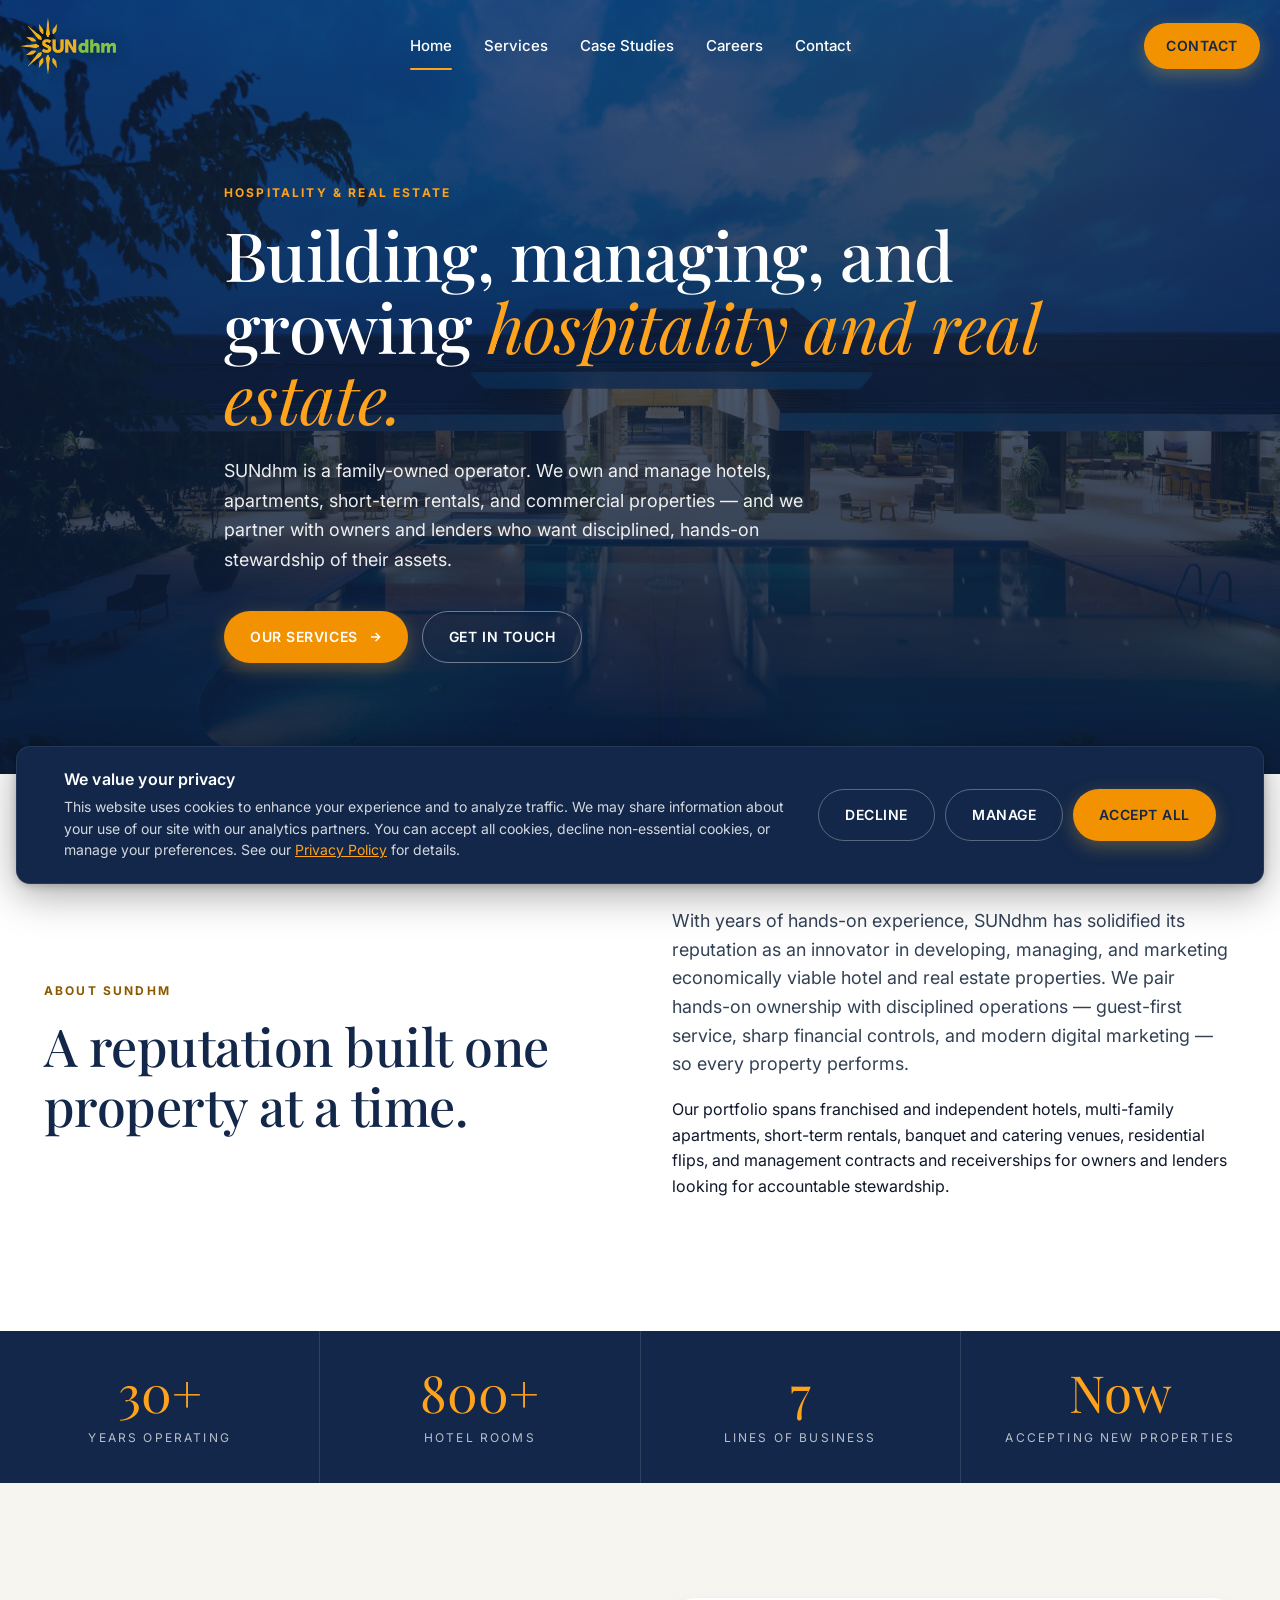
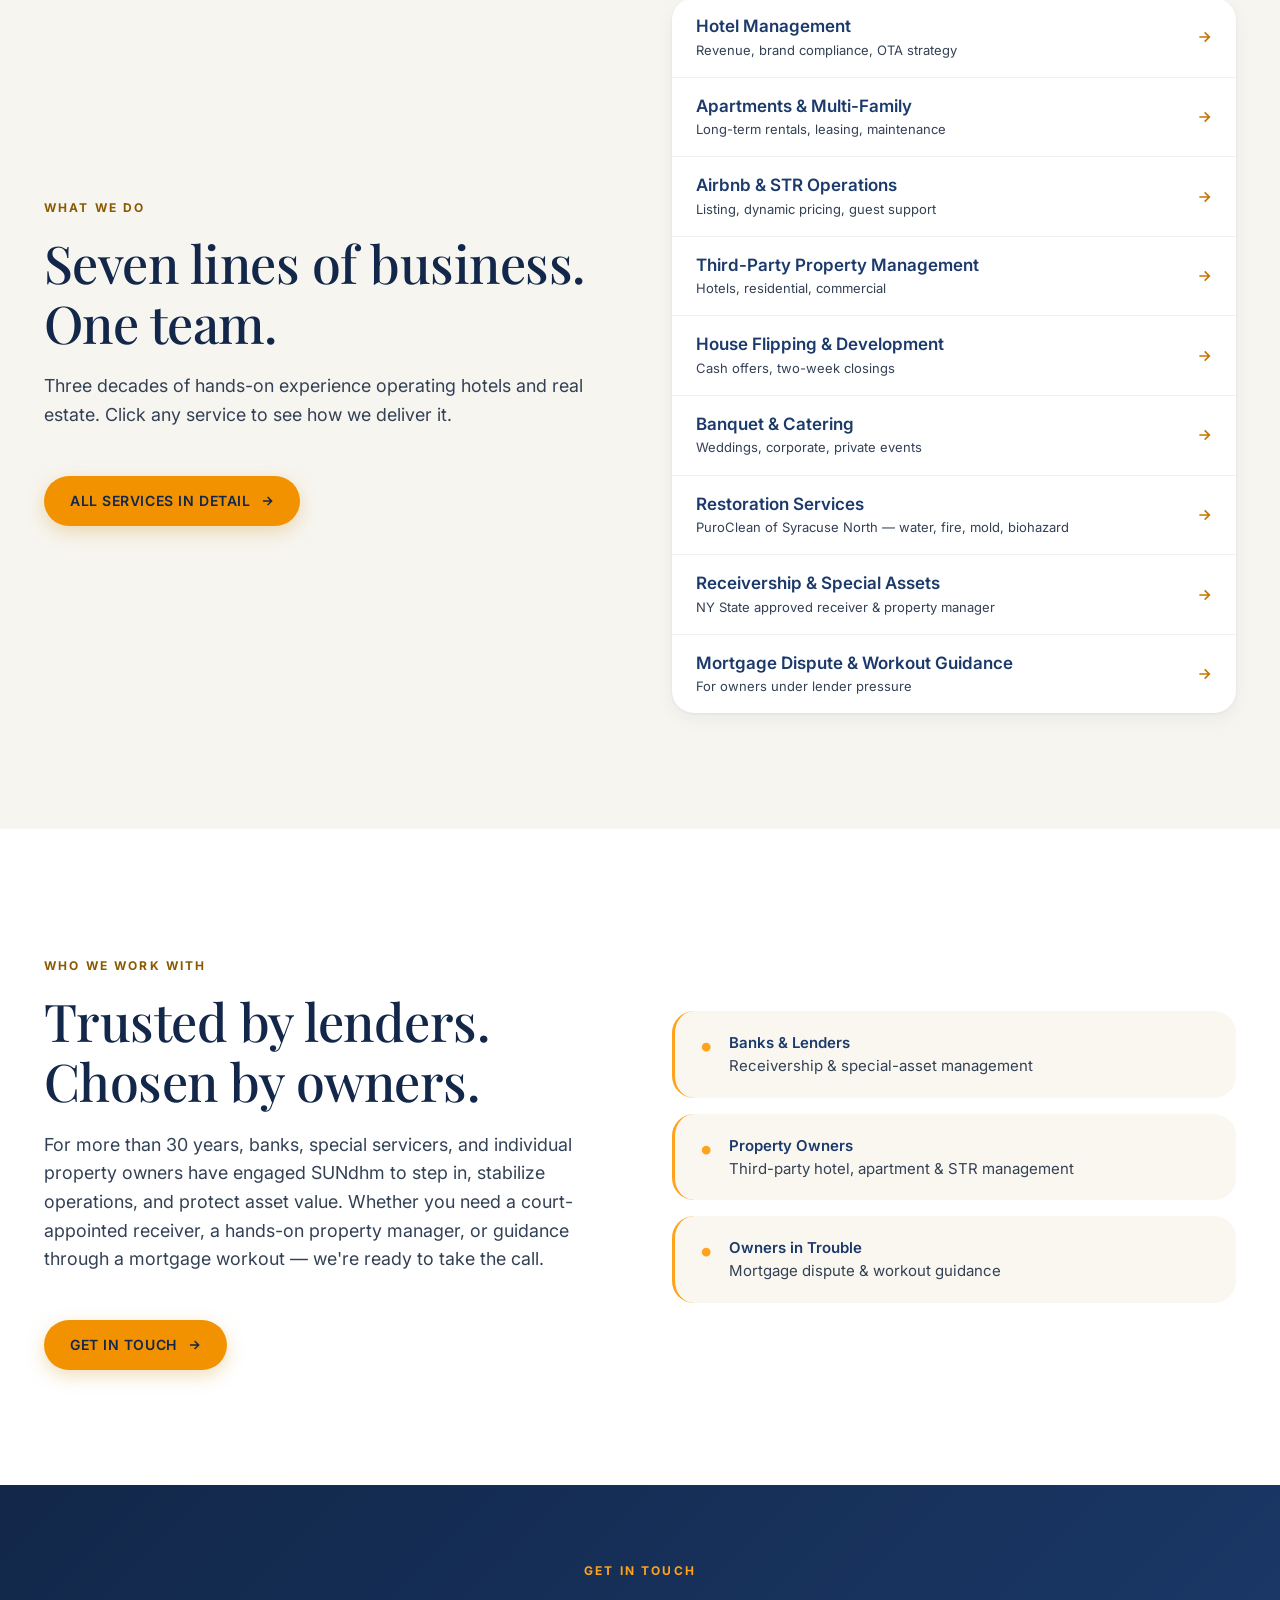
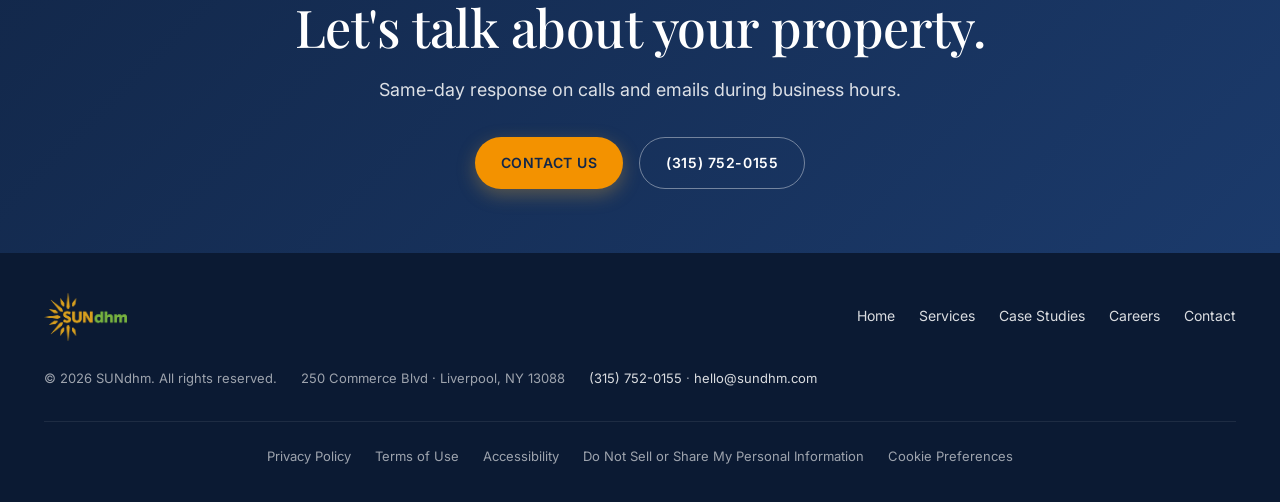
<file: index.html>
<!doctype html>
<html lang="en">
<head>
<meta charset="utf-8" />
<meta name="viewport" content="width=device-width,initial-scale=1" />
<title>SUNdhm · Hotel Management, Property Management & Real Estate — Syracuse, NY</title>
<meta name="description" content="Syracuse-based hospitality and real estate operator. Hotel management, apartments and multi-family, Airbnb and short-term rentals, third-party property management, house flipping, banquet and catering, restoration (PuroClean of Syracuse North), and NY State approved receivership. Serving Central New York." />
<link rel="canonical" href="https://www.sundhm.com/" />

<meta name="geo.region" content="US-NY" />
<meta name="geo.placename" content="Liverpool" />
<meta name="author" content="SUNdhm" />
<meta name="robots" content="index, follow, max-image-preview:large, max-snippet:-1" />

<meta property="og:type" content="website" />
<meta property="og:site_name" content="SUNdhm" />
<meta property="og:locale" content="en_US" />
<meta property="og:title" content="SUNdhm · Hotel Management, Property Management & Real Estate — Syracuse, NY" />
<meta property="og:description" content="Syracuse-based hospitality and real estate operator. Hotel management, apartments and multi-family, Airbnb and short-term rentals, third-party property management, house flipping, banquet and catering, restoration (PuroClean of Syracuse North), and NY State approved receivership. Serving Central New York." />
<meta property="og:url" content="https://www.sundhm.com/" />
<meta property="og:image" content="https://www.sundhm.com/assets/images/hero-hotel.jpg" />

<meta name="twitter:card" content="summary_large_image" />
<meta name="twitter:title" content="SUNdhm · Hotel Management, Property Management & Real Estate — Syracuse, NY" />
<meta name="twitter:description" content="Syracuse-based hospitality and real estate operator. Hotel management, apartments and multi-family, Airbnb and short-term rentals, third-party property management, house flipping, banquet and catering, restoration (PuroClean of Syracuse North), and NY State approved receivership. Serving Central New York." />
<meta name="twitter:image" content="https://www.sundhm.com/assets/images/hero-hotel.jpg" />

<link rel="icon" href="./assets/images/favicon.ico" />
<link rel="apple-touch-icon" href="./assets/images/logo-mark.png" />
<link rel="preconnect" href="https://fonts.googleapis.com" />
<link rel="preconnect" href="https://fonts.gstatic.com" crossorigin />
<link href="https://fonts.googleapis.com/css2?family=Inter:wght@400;500;600;700&family=Playfair+Display:ital,wght@0,400;0,500;0,600;1,400&display=swap" rel="stylesheet" />
<link rel="stylesheet" href="./style.css?v=1778507749" />

<script type="application/ld+json">
{
  "@context": "https://schema.org",
  "@type": ["LocalBusiness", "RealEstateAgent"],
  "@id": "https://www.sundhm.com/#organization",
  "name": "SUNdhm",
  "alternateName": "SUNdhm Hospitality & Real Estate",
  "description": "Hospitality and real estate operator in Central New York. Hotel management, apartments and multi-family, Airbnb and short-term rentals, third-party property management, house flipping, banquet and catering, restoration services, and court-appointed receivership.",
  "url": "https://www.sundhm.com",
  "logo": "https://www.sundhm.com/assets/images/logo.png",
  "image": "https://www.sundhm.com/assets/images/hero-hotel.jpg",
  "email": "hello@sundhm.com",
  "telephone": "+1-315-752-0155",
  "priceRange": "$$",
  "address": {
    "@type": "PostalAddress",
    "streetAddress": "250 Commerce Blvd",
    "addressLocality": "Liverpool",
    "addressRegion": "NY",
    "postalCode": "13088",
    "addressCountry": "US"
  },
  "geo": {
    "@type": "GeoCoordinates",
    "latitude": 43.1062,
    "longitude": -76.2177
  },
  "areaServed": [
    { "@type": "State", "name": "New York" },
    { "@type": "City", "name": "Syracuse" },
    { "@type": "City", "name": "Liverpool" },
    { "@type": "City", "name": "Cicero" },
    { "@type": "AdministrativeArea", "name": "Onondaga County" },
    { "@type": "AdministrativeArea", "name": "Central New York" },
    { "@type": "AdministrativeArea", "name": "Upstate New York" }
  ],
  "openingHoursSpecification": [{
    "@type": "OpeningHoursSpecification",
    "dayOfWeek": ["Monday","Tuesday","Wednesday","Thursday","Friday"],
    "opens": "09:00",
    "closes": "17:00"
  }],
  "sameAs": [],
  "hasOfferCatalog": {
    "@type": "OfferCatalog",
    "name": "SUNdhm Services",
    "itemListElement": [
      { "@type": "Offer", "itemOffered": { "@type": "Service", "name": "Hotel Management", "url": "https://www.sundhm.com/services.html#hotel-management" } },
      { "@type": "Offer", "itemOffered": { "@type": "Service", "name": "Apartments & Multi-Family Management", "url": "https://www.sundhm.com/services.html#apartments" } },
      { "@type": "Offer", "itemOffered": { "@type": "Service", "name": "Airbnb & Short-Term Rental Operations", "url": "https://www.sundhm.com/services.html#str" } },
      { "@type": "Offer", "itemOffered": { "@type": "Service", "name": "Third-Party Property Management", "url": "https://www.sundhm.com/services.html#property-management" } },
      { "@type": "Offer", "itemOffered": { "@type": "Service", "name": "House Flipping & Real Estate Development", "url": "https://www.sundhm.com/services.html#flipping" } },
      { "@type": "Offer", "itemOffered": { "@type": "Service", "name": "Banquet & Catering", "url": "https://www.sundhm.com/services.html#banquet" } },
      { "@type": "Offer", "itemOffered": { "@type": "Service", "name": "Restoration Services (PuroClean of Syracuse North)", "url": "https://www.sundhm.com/services.html#restoration" } },
      { "@type": "Offer", "itemOffered": { "@type": "Service", "name": "Receivership & Special Assets", "url": "https://www.sundhm.com/services.html#receivership" } },
      { "@type": "Offer", "itemOffered": { "@type": "Service", "name": "Mortgage Dispute & Workout Guidance", "url": "https://www.sundhm.com/services.html#mortgage-disputes" } }
    ]
  }
}
</script>

</head>
<body class="sundhm">
<a class="skip-link" href="#main">Skip to main content</a>
<header class="sd-header" id="top">
  <div class="container sd-header__inner">
    <a href="./index.html" class="sd-header__logo" aria-label="SUNdhm home">
      <img src="./assets/images/logo.png" alt="SUNdhm" width="120" height="70" />
    </a>
    <nav class="sd-header__nav" aria-label="Primary">
      <a href="./index.html" class="is-active">Home</a>
      <a href="./services.html">Services</a>
      <a href="./case-studies.html">Case Studies</a>
      <a href="./careers.html">Careers</a>
      <a href="./contact.html">Contact</a>
    </nav>
    <a class="btn btn--gold sd-header__cta" href="./contact.html">Contact</a>
    <button class="sd-header__menu-btn" aria-label="Open menu" id="menuBtn" aria-expanded="false" aria-controls="mobileNav">
      <svg width="24" height="24" viewBox="0 0 24 24" fill="none" stroke="currentColor" stroke-width="2"><path d="M4 6h16M4 12h16M4 18h16"/></svg>
    </button>
  </div>
</header>

<!-- Mobile nav: scrim + half-popout drawer (sibling of header so position:fixed isn't contained by header's backdrop-filter) -->
<div class="sd-mobile-nav__scrim" id="mobileNavScrim" aria-hidden="true"></div>
<nav class="sd-mobile-nav" id="mobileNav" aria-label="Mobile" aria-hidden="true">
  <div class="sd-mobile-nav__top">
    <a href="./index.html" class="sd-mobile-nav__logo" aria-label="SUNdhm home">
      <img src="./assets/images/logo.png" alt="SUNdhm" width="100" height="58" />
    </a>
    <button class="sd-mobile-nav__close" aria-label="Close menu" id="menuClose">
      <svg width="28" height="28" viewBox="0 0 24 24" fill="none" stroke="currentColor" stroke-width="2"><path d="M18 6L6 18M6 6l12 12"/></svg>
    </button>
  </div>
  <div class="sd-mobile-nav__links">
    <a href="./index.html">Home</a>
    <a href="./services.html">Services</a>
    <a href="./case-studies.html">Case Studies</a>
    <a href="./careers.html">Careers</a>
    <a href="./contact.html">Contact</a>
  </div>
  <div class="sd-mobile-nav__foot">
    <a class="btn btn--gold" href="./contact.html">Get in touch</a>
    <p class="sd-mobile-nav__meta"><a href="tel:+13157520155">(315) 752-0155</a><br/><a href="mailto:hello@sundhm.com">hello@sundhm.com</a></p>
  </div>
</nav>
<main id="main" tabindex="-1">

<!-- HERO -->
<section class="sd-hero">
  <div class="sd-hero__bg">
    <img src="./assets/images/hero-hotel.jpg" alt="Hotel exterior — SUNdhm hospitality and real estate, Syracuse, NY" />
  </div>
  <div class="sd-hero__overlay"></div>
  <div class="container sd-hero__content">
    <p class="eyebrow" style="color: var(--gold-bright);">Hospitality &amp; Real Estate</p>
    <h1 class="serif">Building, managing, and growing <em>hospitality and real estate.</em></h1>
    <p class="sd-hero__lead">SUNdhm is a family-owned operator. We own and manage hotels, apartments, short-term rentals, and commercial properties — and we partner with owners and lenders who want disciplined, hands-on stewardship of their assets.</p>
    <div class="sd-hero__cta">
      <a class="btn btn--gold" href="./services.html">Our services <svg class="arrow" width="14" height="14" viewBox="0 0 24 24" fill="none" stroke="currentColor" stroke-width="2.5"><path d="M5 12h14M13 5l7 7-7 7"/></svg></a>
      <a class="btn btn--ghost-light" href="./contact.html">Get in touch</a>
    </div>
  </div>
</section>

<!-- ABOUT -->
<section class="section" id="about">
  <div class="container">
    <div class="grid grid-2">
      <div class="reveal">
        <p class="eyebrow">About SUNdhm</p>
        <h2 class="serif" style="margin-top: 16px;">A reputation built one property at a time.</h2>
      </div>
      <div class="reveal">
        <p class="lead">With years of hands-on experience, SUNdhm has solidified its reputation as an innovator in developing, managing, and marketing economically viable hotel and real estate properties. We pair hands-on ownership with disciplined operations — guest-first service, sharp financial controls, and modern digital marketing — so every property performs.</p>
        <p style="margin-top: 16px;">Our portfolio spans franchised and independent hotels, multi-family apartments, short-term rentals, banquet and catering venues, residential flips, and management contracts and receiverships for owners and lenders looking for accountable stewardship.</p>
      </div>
    </div>
  </div>
</section>

<!-- STATS -->
<section class="section--navy" style="padding: 0;">
  <div class="stats">
    <div class="stat reveal"><div class="stat__num">30+</div><div class="stat__lab">Years Operating</div></div>
    <div class="stat reveal"><div class="stat__num">800+</div><div class="stat__lab">Hotel Rooms</div></div>
    <div class="stat reveal"><div class="stat__num">7</div><div class="stat__lab">Lines of Business</div></div>
    <div class="stat reveal"><div class="stat__num">Now</div><div class="stat__lab">Accepting New Properties</div></div>
  </div>
</section>

<!-- SERVICES TEASER -->
<section class="section section--soft">
  <div class="container">
    <div class="grid grid-2 services-teaser" style="align-items: center;">
      <div class="reveal">
        <p class="eyebrow">What we do</p>
        <h2 class="serif" style="margin-top: 16px;">Seven lines of business. One team.</h2>
        <p class="lead" style="margin-top: 20px;">Three decades of hands-on experience operating hotels and real estate. Click any service to see how we deliver it.</p>
        <a class="btn btn--gold" href="./services.html" style="margin-top: 28px;">All services in detail <svg class="arrow" width="14" height="14" viewBox="0 0 24 24" fill="none" stroke="currentColor" stroke-width="2.5"><path d="M5 12h14M13 5l7 7-7 7"/></svg></a>
      </div>
      <ul class="reveal svc-bullets">
        <li><a href="./services.html#hotel-management"><span class="svc-bullets__name">Hotel Management</span><span class="svc-bullets__sub">Revenue, brand compliance, OTA strategy</span><svg class="arrow" width="16" height="16" viewBox="0 0 24 24" fill="none" stroke="currentColor" stroke-width="2.5"><path d="M5 12h14M13 5l7 7-7 7"/></svg></a></li>
        <li><a href="./services.html#apartments"><span class="svc-bullets__name">Apartments &amp; Multi-Family</span><span class="svc-bullets__sub">Long-term rentals, leasing, maintenance</span><svg class="arrow" width="16" height="16" viewBox="0 0 24 24" fill="none" stroke="currentColor" stroke-width="2.5"><path d="M5 12h14M13 5l7 7-7 7"/></svg></a></li>
        <li><a href="./services.html#str"><span class="svc-bullets__name">Airbnb &amp; STR Operations</span><span class="svc-bullets__sub">Listing, dynamic pricing, guest support</span><svg class="arrow" width="16" height="16" viewBox="0 0 24 24" fill="none" stroke="currentColor" stroke-width="2.5"><path d="M5 12h14M13 5l7 7-7 7"/></svg></a></li>
        <li><a href="./services.html#property-management"><span class="svc-bullets__name">Third-Party Property Management</span><span class="svc-bullets__sub">Hotels, residential, commercial</span><svg class="arrow" width="16" height="16" viewBox="0 0 24 24" fill="none" stroke="currentColor" stroke-width="2.5"><path d="M5 12h14M13 5l7 7-7 7"/></svg></a></li>
        <li><a href="./services.html#flipping"><span class="svc-bullets__name">House Flipping &amp; Development</span><span class="svc-bullets__sub">Cash offers, two-week closings</span><svg class="arrow" width="16" height="16" viewBox="0 0 24 24" fill="none" stroke="currentColor" stroke-width="2.5"><path d="M5 12h14M13 5l7 7-7 7"/></svg></a></li>
        <li><a href="./services.html#banquet"><span class="svc-bullets__name">Banquet &amp; Catering</span><span class="svc-bullets__sub">Weddings, corporate, private events</span><svg class="arrow" width="16" height="16" viewBox="0 0 24 24" fill="none" stroke="currentColor" stroke-width="2.5"><path d="M5 12h14M13 5l7 7-7 7"/></svg></a></li>
        <li><a href="./services.html#restoration"><span class="svc-bullets__name">Restoration Services</span><span class="svc-bullets__sub">PuroClean of Syracuse North &mdash; water, fire, mold, biohazard</span><svg class="arrow" width="16" height="16" viewBox="0 0 24 24" fill="none" stroke="currentColor" stroke-width="2.5"><path d="M5 12h14M13 5l7 7-7 7"/></svg></a></li>
        <li><a href="./services.html#receivership"><span class="svc-bullets__name">Receivership &amp; Special Assets</span><span class="svc-bullets__sub">NY State approved receiver &amp; property manager</span><svg class="arrow" width="16" height="16" viewBox="0 0 24 24" fill="none" stroke="currentColor" stroke-width="2.5"><path d="M5 12h14M13 5l7 7-7 7"/></svg></a></li>
        <li><a href="./services.html#mortgage-disputes"><span class="svc-bullets__name">Mortgage Dispute &amp; Workout Guidance</span><span class="svc-bullets__sub">For owners under lender pressure</span><svg class="arrow" width="16" height="16" viewBox="0 0 24 24" fill="none" stroke="currentColor" stroke-width="2.5"><path d="M5 12h14M13 5l7 7-7 7"/></svg></a></li>
      </ul>
    </div>
  </div>
</section>

<!-- WHO WE WORK WITH -->
<section class="section">
  <div class="container">
    <div class="grid grid-2" style="align-items: center;">
      <div class="reveal">
        <p class="eyebrow">Who we work with</p>
        <h2 class="serif" style="margin-top: 16px;">Trusted by lenders. Chosen by owners.</h2>
        <p class="lead" style="margin-top: 20px;">For more than 30 years, banks, special servicers, and individual property owners have engaged SUNdhm to step in, stabilize operations, and protect asset value. Whether you need a court-appointed receiver, a hands-on property manager, or guidance through a mortgage workout — we're ready to take the call.</p>
        <a class="btn btn--gold" href="./contact.html" style="margin-top: 28px;">Get in touch <svg class="arrow" width="14" height="14" viewBox="0 0 24 24" fill="none" stroke="currentColor" stroke-width="2.5"><path d="M5 12h14M13 5l7 7-7 7"/></svg></a>
      </div>
      <div class="reveal hire-three">
        <div class="hire-three__row"><span class="hire-three__bullet">•</span><div><strong>Banks &amp; Lenders</strong><br/>Receivership &amp; special-asset management</div></div>
        <div class="hire-three__row"><span class="hire-three__bullet">•</span><div><strong>Property Owners</strong><br/>Third-party hotel, apartment &amp; STR management</div></div>
        <div class="hire-three__row"><span class="hire-three__bullet">•</span><div><strong>Owners in Trouble</strong><br/>Mortgage dispute &amp; workout guidance</div></div>
      </div>
    </div>
  </div>
</section>

<!-- CONTACT STRIP -->
<section class="section--navy-deep" style="padding: 64px 0;">
  <div class="container" style="text-align: center;">
    <p class="eyebrow" style="color: var(--gold-bright);">Get in touch</p>
    <h2 class="serif" style="margin: 16px 0 20px; color: #fff;">Let's talk about your property.</h2>
    <p class="lead" style="color: rgba(255,255,255,.85); max-width: 600px; margin: 0 auto 32px;">Same-day response on calls and emails during business hours.</p>
    <div style="display: flex; gap: 16px; justify-content: center; flex-wrap: wrap;">
      <a class="btn btn--gold" href="./contact.html">Contact us</a>
      <a class="btn btn--ghost-light" href="tel:+13157520155">(315) 752-0155</a>
    </div>
  </div>
</section>

</main>
<footer class="sd-footer">
  <div class="container">
    <div class="sd-footer__inner">
      <a href="./index.html" class="sd-footer__logo">
        <img src="./assets/images/logo.png" alt="SUNdhm" width="100" height="58" />
      </a>
      <nav class="sd-footer__nav" aria-label="Footer">
        <a href="./index.html">Home</a>
        <a href="./services.html">Services</a>
        <a href="./case-studies.html">Case Studies</a>
        <a href="./careers.html">Careers</a>
        <a href="./contact.html">Contact</a>
      </nav>
      <div class="sd-footer__meta">
        <span>© <span id="year"></span> SUNdhm. All rights reserved.</span>
        <span>250 Commerce Blvd · Liverpool, NY 13088</span>
        <span><a href="tel:+13157520155">(315) 752-0155</a> · <a href="mailto:hello@sundhm.com">hello@sundhm.com</a></span>
      </div>
    </div>
    <div class="sd-footer__legal">
      <a href="./privacy.html">Privacy Policy</a>
      <a href="./terms.html">Terms of Use</a>
      <a href="./accessibility.html">Accessibility</a>
      <a href="./privacy.html#privacy-requests">Do Not Sell or Share My Personal Information</a>
      <a href="#" id="cookieReopen">Cookie Preferences</a>
    </div>
  </div>
</footer>

<!-- Cookie consent banner (US compliance / CCPA-ready) -->
<div id="cookieBanner" class="cookie-banner" hidden role="dialog" aria-label="Cookie consent" aria-live="polite">
  <div class="cookie-banner__inner">
    <div class="cookie-banner__body">
      <h3 class="cookie-banner__title">We value your privacy</h3>
      <p>This website uses cookies to enhance your experience and to analyze traffic. We may share information about your use of our site with our analytics partners. You can accept all cookies, decline non-essential cookies, or manage your preferences. See our <a href="./privacy.html">Privacy Policy</a> for details.</p>
    </div>
    <div class="cookie-banner__actions">
      <button type="button" class="btn btn--ghost" id="cookieDecline">Decline</button>
      <button type="button" class="btn btn--ghost" id="cookieManage">Manage</button>
      <button type="button" class="btn btn--gold" id="cookieAccept">Accept all</button>
    </div>
  </div>
</div>

<!-- Cookie preferences modal -->
<div id="cookieModal" class="cookie-modal" hidden role="dialog" aria-modal="true" aria-labelledby="cookieModalTitle">
  <div class="cookie-modal__backdrop" id="cookieModalBackdrop"></div>
  <div class="cookie-modal__panel">
    <button type="button" class="cookie-modal__close" id="cookieModalClose" aria-label="Close">
      <svg width="22" height="22" viewBox="0 0 24 24" fill="none" stroke="currentColor" stroke-width="2"><path d="M18 6L6 18M6 6l12 12"/></svg>
    </button>
    <h3 id="cookieModalTitle" class="serif">Cookie preferences</h3>
    <p>Choose which cookies you allow. Your preferences are saved on this device and apply only to sundhm.com.</p>
    <div class="cookie-row">
      <div>
        <strong>Strictly necessary</strong>
        <p>Required for the site to function (security, navigation, form submission). Cannot be disabled.</p>
      </div>
      <span class="cookie-toggle cookie-toggle--locked">Always on</span>
    </div>
    <label class="cookie-row">
      <div>
        <strong>Analytics</strong>
        <p>Helps us understand how visitors use our site so we can improve it. Anonymous and aggregated.</p>
      </div>
      <input type="checkbox" id="prefAnalytics" class="cookie-toggle__input" />
      <span class="cookie-toggle"><span class="cookie-toggle__dot"></span></span>
    </label>
    <label class="cookie-row">
      <div>
        <strong>Marketing</strong>
        <p>Used by our advertising partners to show relevant ads on other sites. Disabled by default.</p>
      </div>
      <input type="checkbox" id="prefMarketing" class="cookie-toggle__input" />
      <span class="cookie-toggle"><span class="cookie-toggle__dot"></span></span>
    </label>
    <div class="cookie-modal__actions">
      <button type="button" class="btn btn--ghost" id="cookieRejectAll">Reject non-essential</button>
      <button type="button" class="btn btn--gold" id="cookieSavePrefs">Save preferences</button>
    </div>
  </div>
</div>

<script>
  document.getElementById('year').textContent = new Date().getFullYear();

  const menuBtn = document.getElementById('menuBtn');
  const mobileNav = document.getElementById('mobileNav');
  const menuClose = document.getElementById('menuClose');
  const scrim = document.getElementById('mobileNavScrim');
  function openMobileNav() {
    if (mobileNav) {
      mobileNav.classList.add('is-open');
      mobileNav.setAttribute('aria-hidden', 'false');
    }
    if (scrim) scrim.classList.add('is-open');
    if (menuBtn) menuBtn.setAttribute('aria-expanded', 'true');
    document.documentElement.classList.add('nav-locked');
  }
  function closeMobileNav() {
    if (mobileNav) {
      mobileNav.classList.remove('is-open');
      mobileNav.setAttribute('aria-hidden', 'true');
    }
    if (scrim) scrim.classList.remove('is-open');
    if (menuBtn) menuBtn.setAttribute('aria-expanded', 'false');
    document.documentElement.classList.remove('nav-locked');
  }
  if (menuBtn) menuBtn.addEventListener('click', openMobileNav);
  if (menuClose) menuClose.addEventListener('click', closeMobileNav);
  if (scrim) scrim.addEventListener('click', closeMobileNav);
  document.querySelectorAll('.sd-mobile-nav a').forEach(a => a.addEventListener('click', closeMobileNav));
  document.addEventListener('keydown', (e) => { if (e.key === 'Escape' && mobileNav && mobileNav.classList.contains('is-open')) closeMobileNav(); });

  const header = document.querySelector('.sd-header');
  const setHeaderState = () => {
    if (window.scrollY > 40) header.classList.add('is-scrolled');
    else header.classList.remove('is-scrolled');
  };
  setHeaderState();
  window.addEventListener('scroll', setHeaderState, { passive: true });

  const io = new IntersectionObserver((entries) => {
    entries.forEach(e => { if (e.isIntersecting) { e.target.classList.add('is-visible'); io.unobserve(e.target); } });
  }, { threshold: 0.12 });
  document.querySelectorAll('.reveal').forEach(el => io.observe(el));

  document.querySelectorAll('.svc-card').forEach(card => {
    const head = card.querySelector('.svc-card__head');
    if (!head) return;
    head.addEventListener('click', () => {
      const open = card.classList.toggle('is-open');
      head.setAttribute('aria-expanded', open ? 'true' : 'false');
    });
  });

  // ============ Cookie consent ============
  (function(){
    const KEY = 'sundhm_cookie_consent_v1';
    const banner = document.getElementById('cookieBanner');
    const modal  = document.getElementById('cookieModal');
    const accept = document.getElementById('cookieAccept');
    const decline= document.getElementById('cookieDecline');
    const manage = document.getElementById('cookieManage');
    const reopen = document.getElementById('cookieReopen');
    const close  = document.getElementById('cookieModalClose');
    const back   = document.getElementById('cookieModalBackdrop');
    const save   = document.getElementById('cookieSavePrefs');
    const reject = document.getElementById('cookieRejectAll');
    const prefA  = document.getElementById('prefAnalytics');
    const prefM  = document.getElementById('prefMarketing');
    if (!banner) return;

    // Safe storage shim with in-memory fallback for sandboxed iframes that block storage APIs.
    var memStore = {};
    var storage = (function(){
      try {
        var s = window['local' + 'Storage'];
        var t = '__sundhm_test__';
        s.setItem(t, '1'); s.removeItem(t);
        return { get: function(k){ return s.getItem(k); }, set: function(k,v){ s.setItem(k,v); } };
      } catch(e){
        return { get: function(k){ return memStore[k] || null; }, set: function(k,v){ memStore[k] = v; } };
      }
    })();

    function read() {
      try { return JSON.parse(storage.get(KEY) || 'null'); } catch(e) { return null; }
    }
    function write(state) {
      state.timestamp = new Date().toISOString();
      storage.set(KEY, JSON.stringify(state));
      // Hook for analytics: gate any tracking scripts on state.analytics === true
      window.dispatchEvent(new CustomEvent('cookieconsent', { detail: state }));
    }
    function showBanner(){ banner.hidden = false; }
    function hideBanner(){ banner.hidden = true; }
    function showModal(){
      const cur = read() || { analytics:false, marketing:false };
      if (prefA) prefA.checked = !!cur.analytics;
      if (prefM) prefM.checked = !!cur.marketing;
      modal.hidden = false;
      document.body.style.overflow = 'hidden';
    }
    function hideModal(){ modal.hidden = true; document.body.style.overflow = ''; }

    if (!read()) showBanner();

    accept && accept.addEventListener('click', () => {
      write({ necessary:true, analytics:true, marketing:true, choice:'accept-all' });
      hideBanner();
    });
    decline && decline.addEventListener('click', () => {
      write({ necessary:true, analytics:false, marketing:false, choice:'decline' });
      hideBanner();
    });
    manage && manage.addEventListener('click', showModal);
    reopen && reopen.addEventListener('click', (e) => { e.preventDefault(); showModal(); });
    close && close.addEventListener('click', hideModal);
    back && back.addEventListener('click', hideModal);
    save && save.addEventListener('click', () => {
      write({ necessary:true, analytics: !!(prefA && prefA.checked), marketing: !!(prefM && prefM.checked), choice:'custom' });
      hideModal(); hideBanner();
    });
    reject && reject.addEventListener('click', () => {
      write({ necessary:true, analytics:false, marketing:false, choice:'reject-all' });
      hideModal(); hideBanner();
    });

    // Public consent helper for future analytics/pixels.
    // Usage: SundhmConsent.onAnalytics(function(){ /* load GA */ });
    //        SundhmConsent.onMarketing(function(){ /* load Meta pixel */ });
    window.SundhmConsent = {
      get: read,
      has: function(cat){ var s = read(); return !!(s && s[cat]); },
      onAnalytics: function(cb){
        if (this.has('analytics')) { try { cb(); } catch(e){} return; }
        window.addEventListener('cookieconsent', function once(e){
          if (e.detail && e.detail.analytics) { window.removeEventListener('cookieconsent', once); try { cb(); } catch(err){} }
        });
      },
      onMarketing: function(cb){
        if (this.has('marketing')) { try { cb(); } catch(e){} return; }
        window.addEventListener('cookieconsent', function once(e){
          if (e.detail && e.detail.marketing) { window.removeEventListener('cookieconsent', once); try { cb(); } catch(err){} }
        });
      }
    };
  })();
</script>
</body>
</html>
</file>
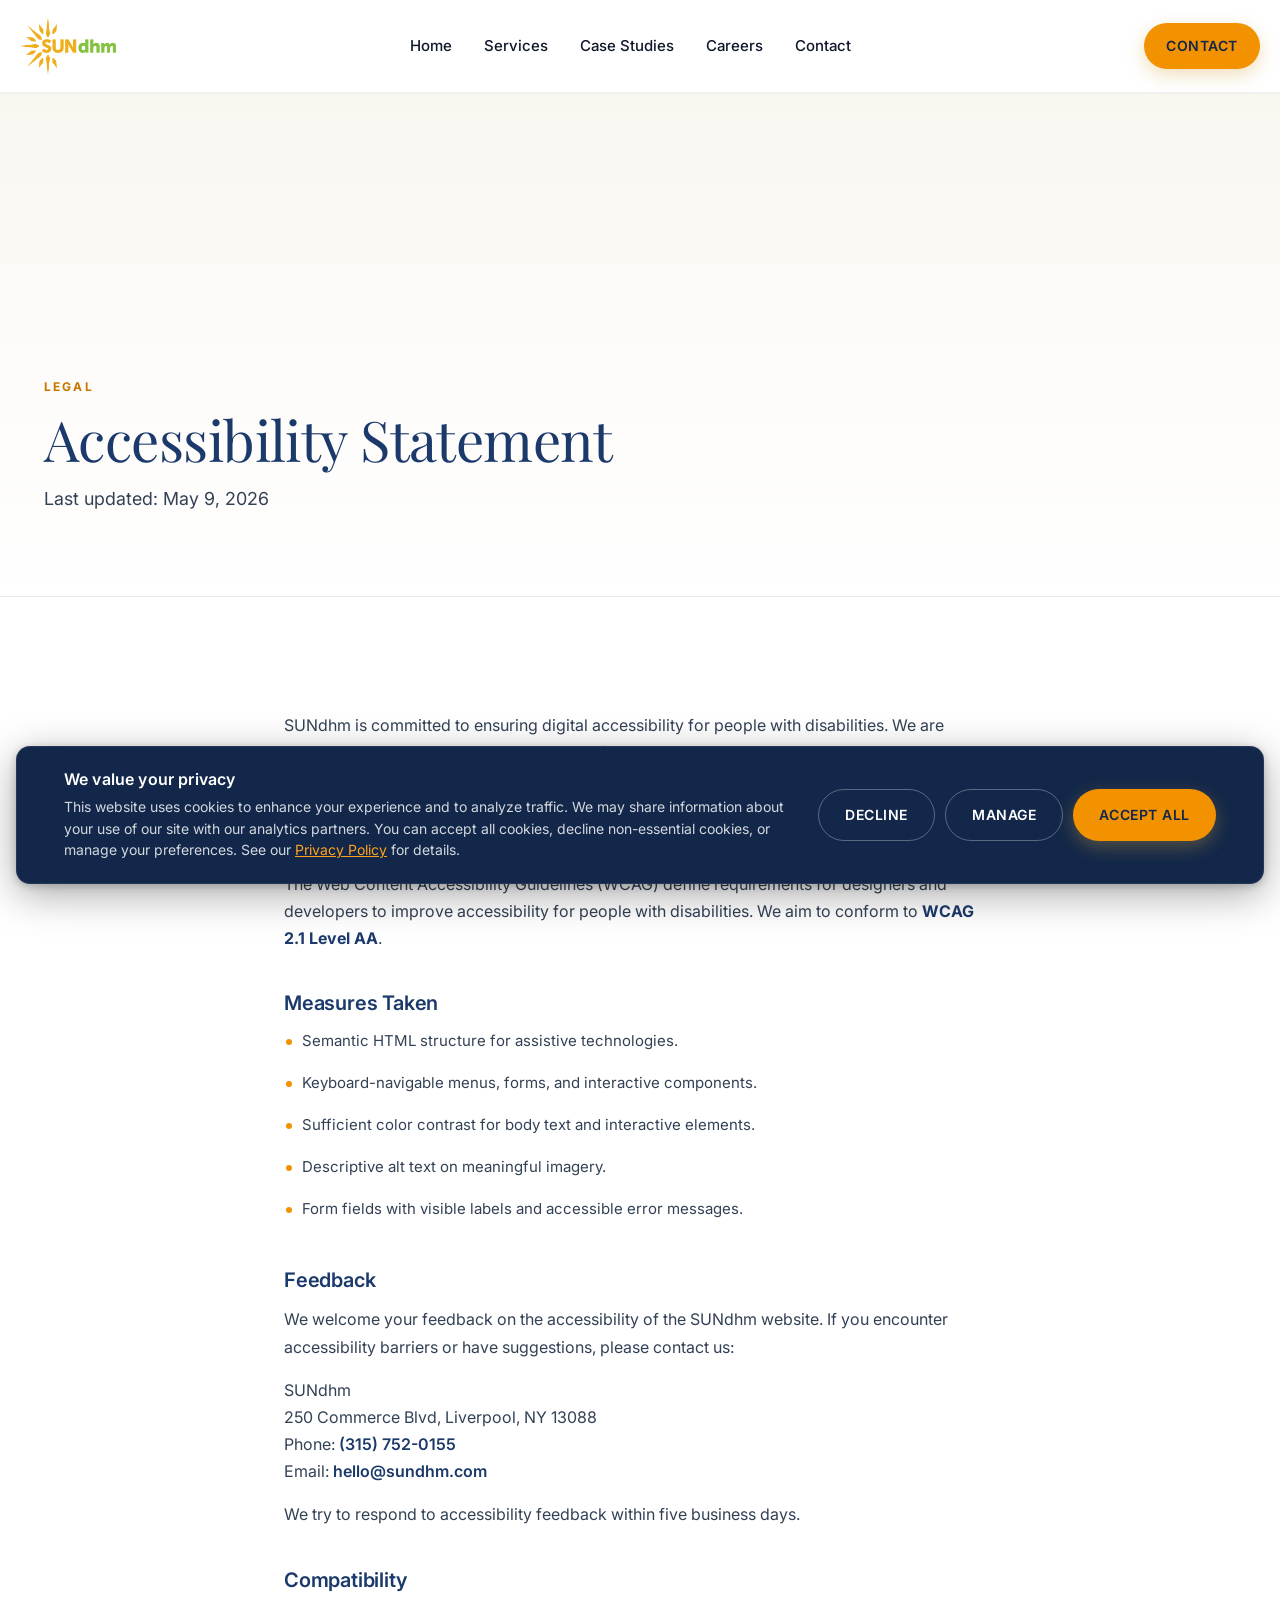
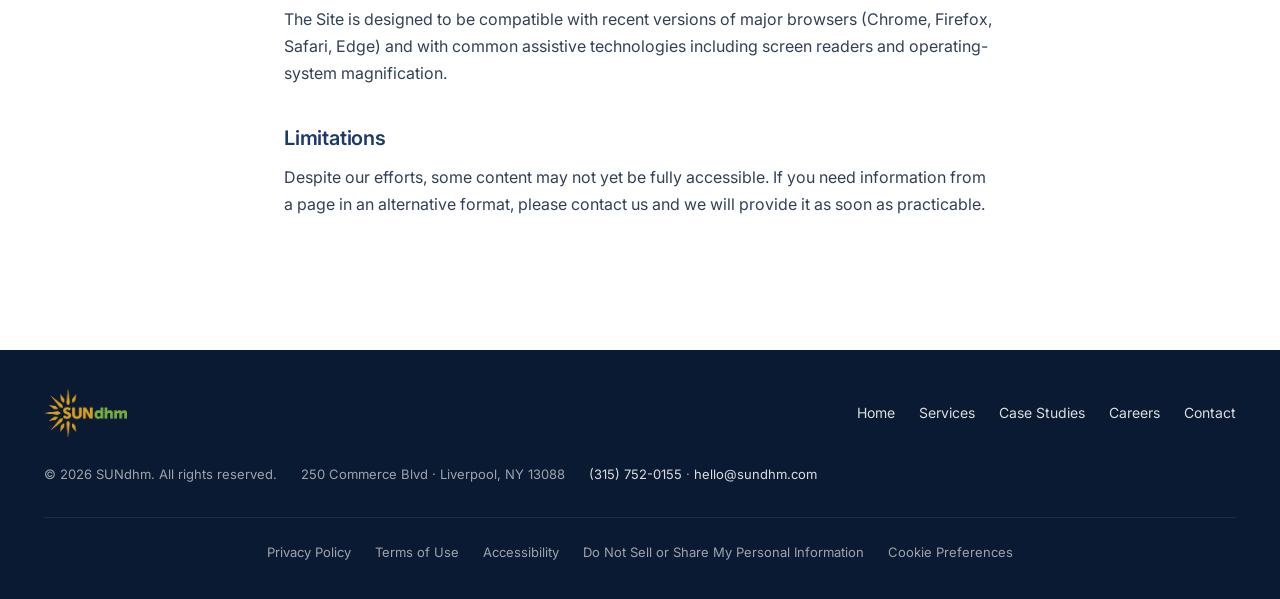
<file: accessibility.html>
<!doctype html>
<html lang="en">
<head>
<meta charset="utf-8" />
<meta name="viewport" content="width=device-width,initial-scale=1" />
<title>Accessibility Statement · SUNdhm</title>
<meta name="description" content="SUNdhm's commitment to digital accessibility and conformance with WCAG 2.1 Level AA." />
<link rel="canonical" href="https://www.sundhm.com/accessibility.html" />

<meta name="geo.region" content="US-NY" />
<meta name="geo.placename" content="Liverpool" />
<meta name="author" content="SUNdhm" />
<meta name="robots" content="index, follow, max-image-preview:large, max-snippet:-1" />

<meta property="og:type" content="website" />
<meta property="og:site_name" content="SUNdhm" />
<meta property="og:locale" content="en_US" />
<meta property="og:title" content="Accessibility Statement · SUNdhm" />
<meta property="og:description" content="SUNdhm's commitment to digital accessibility and conformance with WCAG 2.1 Level AA." />
<meta property="og:url" content="https://www.sundhm.com/accessibility.html" />
<meta property="og:image" content="https://www.sundhm.com/assets/images/hero-hotel.jpg" />

<meta name="twitter:card" content="summary_large_image" />
<meta name="twitter:title" content="Accessibility Statement · SUNdhm" />
<meta name="twitter:description" content="SUNdhm's commitment to digital accessibility and conformance with WCAG 2.1 Level AA." />
<meta name="twitter:image" content="https://www.sundhm.com/assets/images/hero-hotel.jpg" />

<link rel="icon" href="./assets/images/favicon.ico" />
<link rel="apple-touch-icon" href="./assets/images/logo-mark.png" />
<link rel="preconnect" href="https://fonts.googleapis.com" />
<link rel="preconnect" href="https://fonts.gstatic.com" crossorigin />
<link href="https://fonts.googleapis.com/css2?family=Inter:wght@400;500;600;700&family=Playfair+Display:ital,wght@0,400;0,500;0,600;1,400&display=swap" rel="stylesheet" />
<link rel="stylesheet" href="./style.css?v=1778507749" />

<script type="application/ld+json">
{
  "@context": "https://schema.org",
  "@type": ["LocalBusiness", "RealEstateAgent"],
  "@id": "https://www.sundhm.com/#organization",
  "name": "SUNdhm",
  "alternateName": "SUNdhm Hospitality & Real Estate",
  "description": "Hospitality and real estate operator in Central New York. Hotel management, apartments and multi-family, Airbnb and short-term rentals, third-party property management, house flipping, banquet and catering, restoration services, and court-appointed receivership.",
  "url": "https://www.sundhm.com",
  "logo": "https://www.sundhm.com/assets/images/logo.png",
  "image": "https://www.sundhm.com/assets/images/hero-hotel.jpg",
  "email": "hello@sundhm.com",
  "telephone": "+1-315-752-0155",
  "priceRange": "$$",
  "address": {
    "@type": "PostalAddress",
    "streetAddress": "250 Commerce Blvd",
    "addressLocality": "Liverpool",
    "addressRegion": "NY",
    "postalCode": "13088",
    "addressCountry": "US"
  },
  "geo": {
    "@type": "GeoCoordinates",
    "latitude": 43.1062,
    "longitude": -76.2177
  },
  "areaServed": [
    { "@type": "State", "name": "New York" },
    { "@type": "City", "name": "Syracuse" },
    { "@type": "City", "name": "Liverpool" },
    { "@type": "City", "name": "Cicero" },
    { "@type": "AdministrativeArea", "name": "Onondaga County" },
    { "@type": "AdministrativeArea", "name": "Central New York" },
    { "@type": "AdministrativeArea", "name": "Upstate New York" }
  ],
  "openingHoursSpecification": [{
    "@type": "OpeningHoursSpecification",
    "dayOfWeek": ["Monday","Tuesday","Wednesday","Thursday","Friday"],
    "opens": "09:00",
    "closes": "17:00"
  }],
  "sameAs": [],
  "hasOfferCatalog": {
    "@type": "OfferCatalog",
    "name": "SUNdhm Services",
    "itemListElement": [
      { "@type": "Offer", "itemOffered": { "@type": "Service", "name": "Hotel Management", "url": "https://www.sundhm.com/services.html#hotel-management" } },
      { "@type": "Offer", "itemOffered": { "@type": "Service", "name": "Apartments & Multi-Family Management", "url": "https://www.sundhm.com/services.html#apartments" } },
      { "@type": "Offer", "itemOffered": { "@type": "Service", "name": "Airbnb & Short-Term Rental Operations", "url": "https://www.sundhm.com/services.html#str" } },
      { "@type": "Offer", "itemOffered": { "@type": "Service", "name": "Third-Party Property Management", "url": "https://www.sundhm.com/services.html#property-management" } },
      { "@type": "Offer", "itemOffered": { "@type": "Service", "name": "House Flipping & Real Estate Development", "url": "https://www.sundhm.com/services.html#flipping" } },
      { "@type": "Offer", "itemOffered": { "@type": "Service", "name": "Banquet & Catering", "url": "https://www.sundhm.com/services.html#banquet" } },
      { "@type": "Offer", "itemOffered": { "@type": "Service", "name": "Restoration Services (PuroClean of Syracuse North)", "url": "https://www.sundhm.com/services.html#restoration" } },
      { "@type": "Offer", "itemOffered": { "@type": "Service", "name": "Receivership & Special Assets", "url": "https://www.sundhm.com/services.html#receivership" } },
      { "@type": "Offer", "itemOffered": { "@type": "Service", "name": "Mortgage Dispute & Workout Guidance", "url": "https://www.sundhm.com/services.html#mortgage-disputes" } }
    ]
  }
}
</script>

</head>
<body class="sundhm">
<a class="skip-link" href="#main">Skip to main content</a>
<header class="sd-header sd-header--solid" id="top">
  <div class="container sd-header__inner">
    <a href="./index.html" class="sd-header__logo" aria-label="SUNdhm home">
      <img src="./assets/images/logo.png" alt="SUNdhm" width="120" height="70" />
    </a>
    <nav class="sd-header__nav" aria-label="Primary">
      <a href="./index.html">Home</a>
      <a href="./services.html">Services</a>
      <a href="./case-studies.html">Case Studies</a>
      <a href="./careers.html">Careers</a>
      <a href="./contact.html">Contact</a>
    </nav>
    <a class="btn btn--gold sd-header__cta" href="./contact.html">Contact</a>
    <button class="sd-header__menu-btn" aria-label="Open menu" id="menuBtn" aria-expanded="false" aria-controls="mobileNav">
      <svg width="24" height="24" viewBox="0 0 24 24" fill="none" stroke="currentColor" stroke-width="2"><path d="M4 6h16M4 12h16M4 18h16"/></svg>
    </button>
  </div>
</header>

<!-- Mobile nav: scrim + half-popout drawer (sibling of header so position:fixed isn't contained by header's backdrop-filter) -->
<div class="sd-mobile-nav__scrim" id="mobileNavScrim" aria-hidden="true"></div>
<nav class="sd-mobile-nav" id="mobileNav" aria-label="Mobile" aria-hidden="true">
  <div class="sd-mobile-nav__top">
    <a href="./index.html" class="sd-mobile-nav__logo" aria-label="SUNdhm home">
      <img src="./assets/images/logo.png" alt="SUNdhm" width="100" height="58" />
    </a>
    <button class="sd-mobile-nav__close" aria-label="Close menu" id="menuClose">
      <svg width="28" height="28" viewBox="0 0 24 24" fill="none" stroke="currentColor" stroke-width="2"><path d="M18 6L6 18M6 6l12 12"/></svg>
    </button>
  </div>
  <div class="sd-mobile-nav__links">
    <a href="./index.html">Home</a>
    <a href="./services.html">Services</a>
    <a href="./case-studies.html">Case Studies</a>
    <a href="./careers.html">Careers</a>
    <a href="./contact.html">Contact</a>
  </div>
  <div class="sd-mobile-nav__foot">
    <a class="btn btn--gold" href="./contact.html">Get in touch</a>
    <p class="sd-mobile-nav__meta"><a href="tel:+13157520155">(315) 752-0155</a><br/><a href="mailto:hello@sundhm.com">hello@sundhm.com</a></p>
  </div>
</nav>
<main id="main" tabindex="-1">

<section class="page-hero">
  <div class="container">
    <p class="eyebrow">Legal</p>
    <h1 class="serif">Accessibility Statement</h1>
    <p class="lead" style="max-width: 720px; margin-top: 16px;">Last updated: May 9, 2026</p>
  </div>
</section>

<section class="section">
  <div class="container legal-doc">
    <p>SUNdhm is committed to ensuring digital accessibility for people with disabilities. We are continually improving the user experience for everyone and applying the relevant accessibility standards.</p>

    <h2>Conformance Status</h2>
    <p>The Web Content Accessibility Guidelines (WCAG) define requirements for designers and developers to improve accessibility for people with disabilities. We aim to conform to <strong>WCAG 2.1 Level AA</strong>.</p>

    <h2>Measures Taken</h2>
    <ul class="spec-list">
      <li>Semantic HTML structure for assistive technologies.</li>
      <li>Keyboard-navigable menus, forms, and interactive components.</li>
      <li>Sufficient color contrast for body text and interactive elements.</li>
      <li>Descriptive alt text on meaningful imagery.</li>
      <li>Form fields with visible labels and accessible error messages.</li>
    </ul>

    <h2>Feedback</h2>
    <p>We welcome your feedback on the accessibility of the SUNdhm website. If you encounter accessibility barriers or have suggestions, please contact us:</p>
    <p>SUNdhm<br/>250 Commerce Blvd, Liverpool, NY 13088<br/>Phone: <a href="tel:+13157520155">(315) 752-0155</a><br/>Email: <a href="mailto:hello@sundhm.com?subject=Accessibility%20Feedback">hello@sundhm.com</a></p>
    <p>We try to respond to accessibility feedback within five business days.</p>

    <h2>Compatibility</h2>
    <p>The Site is designed to be compatible with recent versions of major browsers (Chrome, Firefox, Safari, Edge) and with common assistive technologies including screen readers and operating-system magnification.</p>

    <h2>Limitations</h2>
    <p>Despite our efforts, some content may not yet be fully accessible. If you need information from a page in an alternative format, please contact us and we will provide it as soon as practicable.</p>
  </div>
</section>

</main>
<footer class="sd-footer">
  <div class="container">
    <div class="sd-footer__inner">
      <a href="./index.html" class="sd-footer__logo">
        <img src="./assets/images/logo.png" alt="SUNdhm" width="100" height="58" />
      </a>
      <nav class="sd-footer__nav" aria-label="Footer">
        <a href="./index.html">Home</a>
        <a href="./services.html">Services</a>
        <a href="./case-studies.html">Case Studies</a>
        <a href="./careers.html">Careers</a>
        <a href="./contact.html">Contact</a>
      </nav>
      <div class="sd-footer__meta">
        <span>© <span id="year"></span> SUNdhm. All rights reserved.</span>
        <span>250 Commerce Blvd · Liverpool, NY 13088</span>
        <span><a href="tel:+13157520155">(315) 752-0155</a> · <a href="mailto:hello@sundhm.com">hello@sundhm.com</a></span>
      </div>
    </div>
    <div class="sd-footer__legal">
      <a href="./privacy.html">Privacy Policy</a>
      <a href="./terms.html">Terms of Use</a>
      <a href="./accessibility.html">Accessibility</a>
      <a href="./privacy.html#privacy-requests">Do Not Sell or Share My Personal Information</a>
      <a href="#" id="cookieReopen">Cookie Preferences</a>
    </div>
  </div>
</footer>

<!-- Cookie consent banner (US compliance / CCPA-ready) -->
<div id="cookieBanner" class="cookie-banner" hidden role="dialog" aria-label="Cookie consent" aria-live="polite">
  <div class="cookie-banner__inner">
    <div class="cookie-banner__body">
      <h3 class="cookie-banner__title">We value your privacy</h3>
      <p>This website uses cookies to enhance your experience and to analyze traffic. We may share information about your use of our site with our analytics partners. You can accept all cookies, decline non-essential cookies, or manage your preferences. See our <a href="./privacy.html">Privacy Policy</a> for details.</p>
    </div>
    <div class="cookie-banner__actions">
      <button type="button" class="btn btn--ghost" id="cookieDecline">Decline</button>
      <button type="button" class="btn btn--ghost" id="cookieManage">Manage</button>
      <button type="button" class="btn btn--gold" id="cookieAccept">Accept all</button>
    </div>
  </div>
</div>

<!-- Cookie preferences modal -->
<div id="cookieModal" class="cookie-modal" hidden role="dialog" aria-modal="true" aria-labelledby="cookieModalTitle">
  <div class="cookie-modal__backdrop" id="cookieModalBackdrop"></div>
  <div class="cookie-modal__panel">
    <button type="button" class="cookie-modal__close" id="cookieModalClose" aria-label="Close">
      <svg width="22" height="22" viewBox="0 0 24 24" fill="none" stroke="currentColor" stroke-width="2"><path d="M18 6L6 18M6 6l12 12"/></svg>
    </button>
    <h3 id="cookieModalTitle" class="serif">Cookie preferences</h3>
    <p>Choose which cookies you allow. Your preferences are saved on this device and apply only to sundhm.com.</p>
    <div class="cookie-row">
      <div>
        <strong>Strictly necessary</strong>
        <p>Required for the site to function (security, navigation, form submission). Cannot be disabled.</p>
      </div>
      <span class="cookie-toggle cookie-toggle--locked">Always on</span>
    </div>
    <label class="cookie-row">
      <div>
        <strong>Analytics</strong>
        <p>Helps us understand how visitors use our site so we can improve it. Anonymous and aggregated.</p>
      </div>
      <input type="checkbox" id="prefAnalytics" class="cookie-toggle__input" />
      <span class="cookie-toggle"><span class="cookie-toggle__dot"></span></span>
    </label>
    <label class="cookie-row">
      <div>
        <strong>Marketing</strong>
        <p>Used by our advertising partners to show relevant ads on other sites. Disabled by default.</p>
      </div>
      <input type="checkbox" id="prefMarketing" class="cookie-toggle__input" />
      <span class="cookie-toggle"><span class="cookie-toggle__dot"></span></span>
    </label>
    <div class="cookie-modal__actions">
      <button type="button" class="btn btn--ghost" id="cookieRejectAll">Reject non-essential</button>
      <button type="button" class="btn btn--gold" id="cookieSavePrefs">Save preferences</button>
    </div>
  </div>
</div>

<script>
  document.getElementById('year').textContent = new Date().getFullYear();

  const menuBtn = document.getElementById('menuBtn');
  const mobileNav = document.getElementById('mobileNav');
  const menuClose = document.getElementById('menuClose');
  const scrim = document.getElementById('mobileNavScrim');
  function openMobileNav() {
    if (mobileNav) {
      mobileNav.classList.add('is-open');
      mobileNav.setAttribute('aria-hidden', 'false');
    }
    if (scrim) scrim.classList.add('is-open');
    if (menuBtn) menuBtn.setAttribute('aria-expanded', 'true');
    document.documentElement.classList.add('nav-locked');
  }
  function closeMobileNav() {
    if (mobileNav) {
      mobileNav.classList.remove('is-open');
      mobileNav.setAttribute('aria-hidden', 'true');
    }
    if (scrim) scrim.classList.remove('is-open');
    if (menuBtn) menuBtn.setAttribute('aria-expanded', 'false');
    document.documentElement.classList.remove('nav-locked');
  }
  if (menuBtn) menuBtn.addEventListener('click', openMobileNav);
  if (menuClose) menuClose.addEventListener('click', closeMobileNav);
  if (scrim) scrim.addEventListener('click', closeMobileNav);
  document.querySelectorAll('.sd-mobile-nav a').forEach(a => a.addEventListener('click', closeMobileNav));
  document.addEventListener('keydown', (e) => { if (e.key === 'Escape' && mobileNav && mobileNav.classList.contains('is-open')) closeMobileNav(); });

  const header = document.querySelector('.sd-header');
  const setHeaderState = () => {
    if (window.scrollY > 40) header.classList.add('is-scrolled');
    else header.classList.remove('is-scrolled');
  };
  setHeaderState();
  window.addEventListener('scroll', setHeaderState, { passive: true });

  const io = new IntersectionObserver((entries) => {
    entries.forEach(e => { if (e.isIntersecting) { e.target.classList.add('is-visible'); io.unobserve(e.target); } });
  }, { threshold: 0.12 });
  document.querySelectorAll('.reveal').forEach(el => io.observe(el));

  document.querySelectorAll('.svc-card').forEach(card => {
    const head = card.querySelector('.svc-card__head');
    if (!head) return;
    head.addEventListener('click', () => {
      const open = card.classList.toggle('is-open');
      head.setAttribute('aria-expanded', open ? 'true' : 'false');
    });
  });

  // ============ Cookie consent ============
  (function(){
    const KEY = 'sundhm_cookie_consent_v1';
    const banner = document.getElementById('cookieBanner');
    const modal  = document.getElementById('cookieModal');
    const accept = document.getElementById('cookieAccept');
    const decline= document.getElementById('cookieDecline');
    const manage = document.getElementById('cookieManage');
    const reopen = document.getElementById('cookieReopen');
    const close  = document.getElementById('cookieModalClose');
    const back   = document.getElementById('cookieModalBackdrop');
    const save   = document.getElementById('cookieSavePrefs');
    const reject = document.getElementById('cookieRejectAll');
    const prefA  = document.getElementById('prefAnalytics');
    const prefM  = document.getElementById('prefMarketing');
    if (!banner) return;

    // Safe storage shim with in-memory fallback for sandboxed iframes that block storage APIs.
    var memStore = {};
    var storage = (function(){
      try {
        var s = window['local' + 'Storage'];
        var t = '__sundhm_test__';
        s.setItem(t, '1'); s.removeItem(t);
        return { get: function(k){ return s.getItem(k); }, set: function(k,v){ s.setItem(k,v); } };
      } catch(e){
        return { get: function(k){ return memStore[k] || null; }, set: function(k,v){ memStore[k] = v; } };
      }
    })();

    function read() {
      try { return JSON.parse(storage.get(KEY) || 'null'); } catch(e) { return null; }
    }
    function write(state) {
      state.timestamp = new Date().toISOString();
      storage.set(KEY, JSON.stringify(state));
      // Hook for analytics: gate any tracking scripts on state.analytics === true
      window.dispatchEvent(new CustomEvent('cookieconsent', { detail: state }));
    }
    function showBanner(){ banner.hidden = false; }
    function hideBanner(){ banner.hidden = true; }
    function showModal(){
      const cur = read() || { analytics:false, marketing:false };
      if (prefA) prefA.checked = !!cur.analytics;
      if (prefM) prefM.checked = !!cur.marketing;
      modal.hidden = false;
      document.body.style.overflow = 'hidden';
    }
    function hideModal(){ modal.hidden = true; document.body.style.overflow = ''; }

    if (!read()) showBanner();

    accept && accept.addEventListener('click', () => {
      write({ necessary:true, analytics:true, marketing:true, choice:'accept-all' });
      hideBanner();
    });
    decline && decline.addEventListener('click', () => {
      write({ necessary:true, analytics:false, marketing:false, choice:'decline' });
      hideBanner();
    });
    manage && manage.addEventListener('click', showModal);
    reopen && reopen.addEventListener('click', (e) => { e.preventDefault(); showModal(); });
    close && close.addEventListener('click', hideModal);
    back && back.addEventListener('click', hideModal);
    save && save.addEventListener('click', () => {
      write({ necessary:true, analytics: !!(prefA && prefA.checked), marketing: !!(prefM && prefM.checked), choice:'custom' });
      hideModal(); hideBanner();
    });
    reject && reject.addEventListener('click', () => {
      write({ necessary:true, analytics:false, marketing:false, choice:'reject-all' });
      hideModal(); hideBanner();
    });

    // Public consent helper for future analytics/pixels.
    // Usage: SundhmConsent.onAnalytics(function(){ /* load GA */ });
    //        SundhmConsent.onMarketing(function(){ /* load Meta pixel */ });
    window.SundhmConsent = {
      get: read,
      has: function(cat){ var s = read(); return !!(s && s[cat]); },
      onAnalytics: function(cb){
        if (this.has('analytics')) { try { cb(); } catch(e){} return; }
        window.addEventListener('cookieconsent', function once(e){
          if (e.detail && e.detail.analytics) { window.removeEventListener('cookieconsent', once); try { cb(); } catch(err){} }
        });
      },
      onMarketing: function(cb){
        if (this.has('marketing')) { try { cb(); } catch(e){} return; }
        window.addEventListener('cookieconsent', function once(e){
          if (e.detail && e.detail.marketing) { window.removeEventListener('cookieconsent', once); try { cb(); } catch(err){} }
        });
      }
    };
  })();
</script>
</body>
</html>
</file>
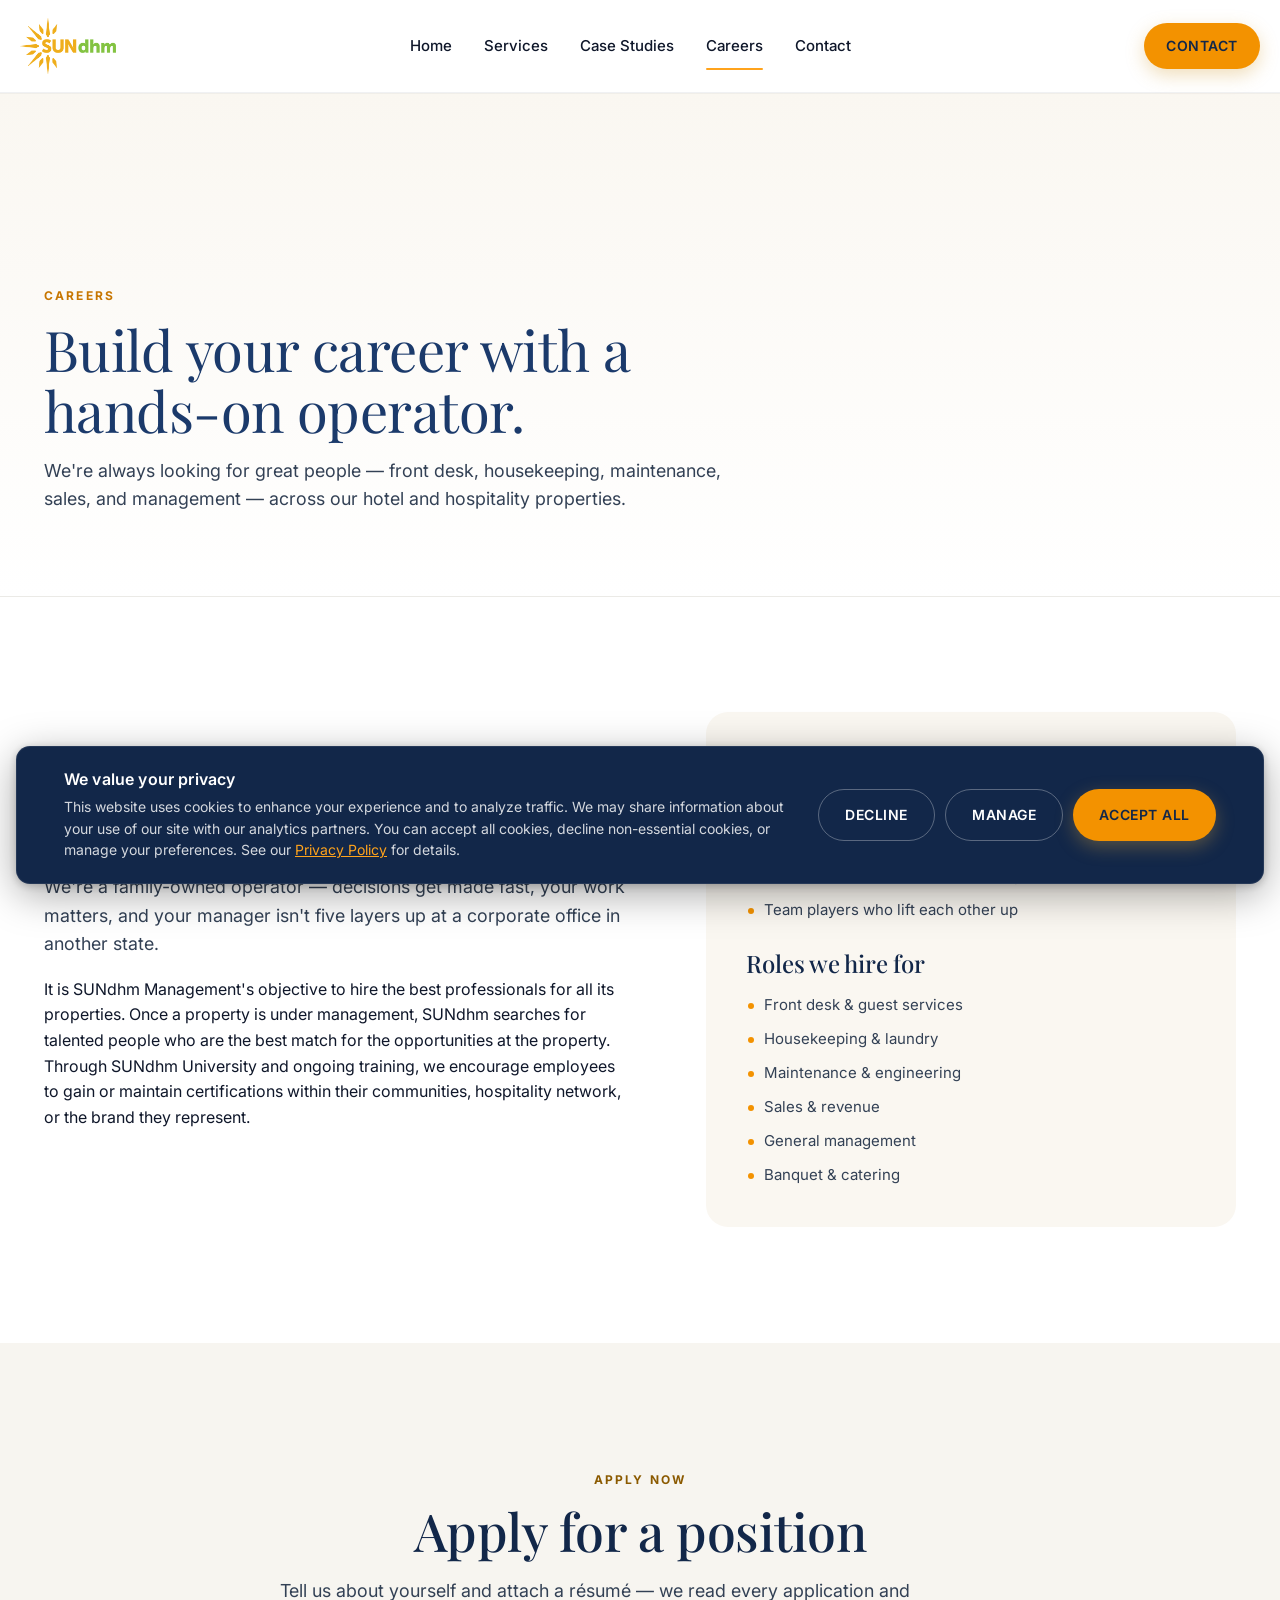
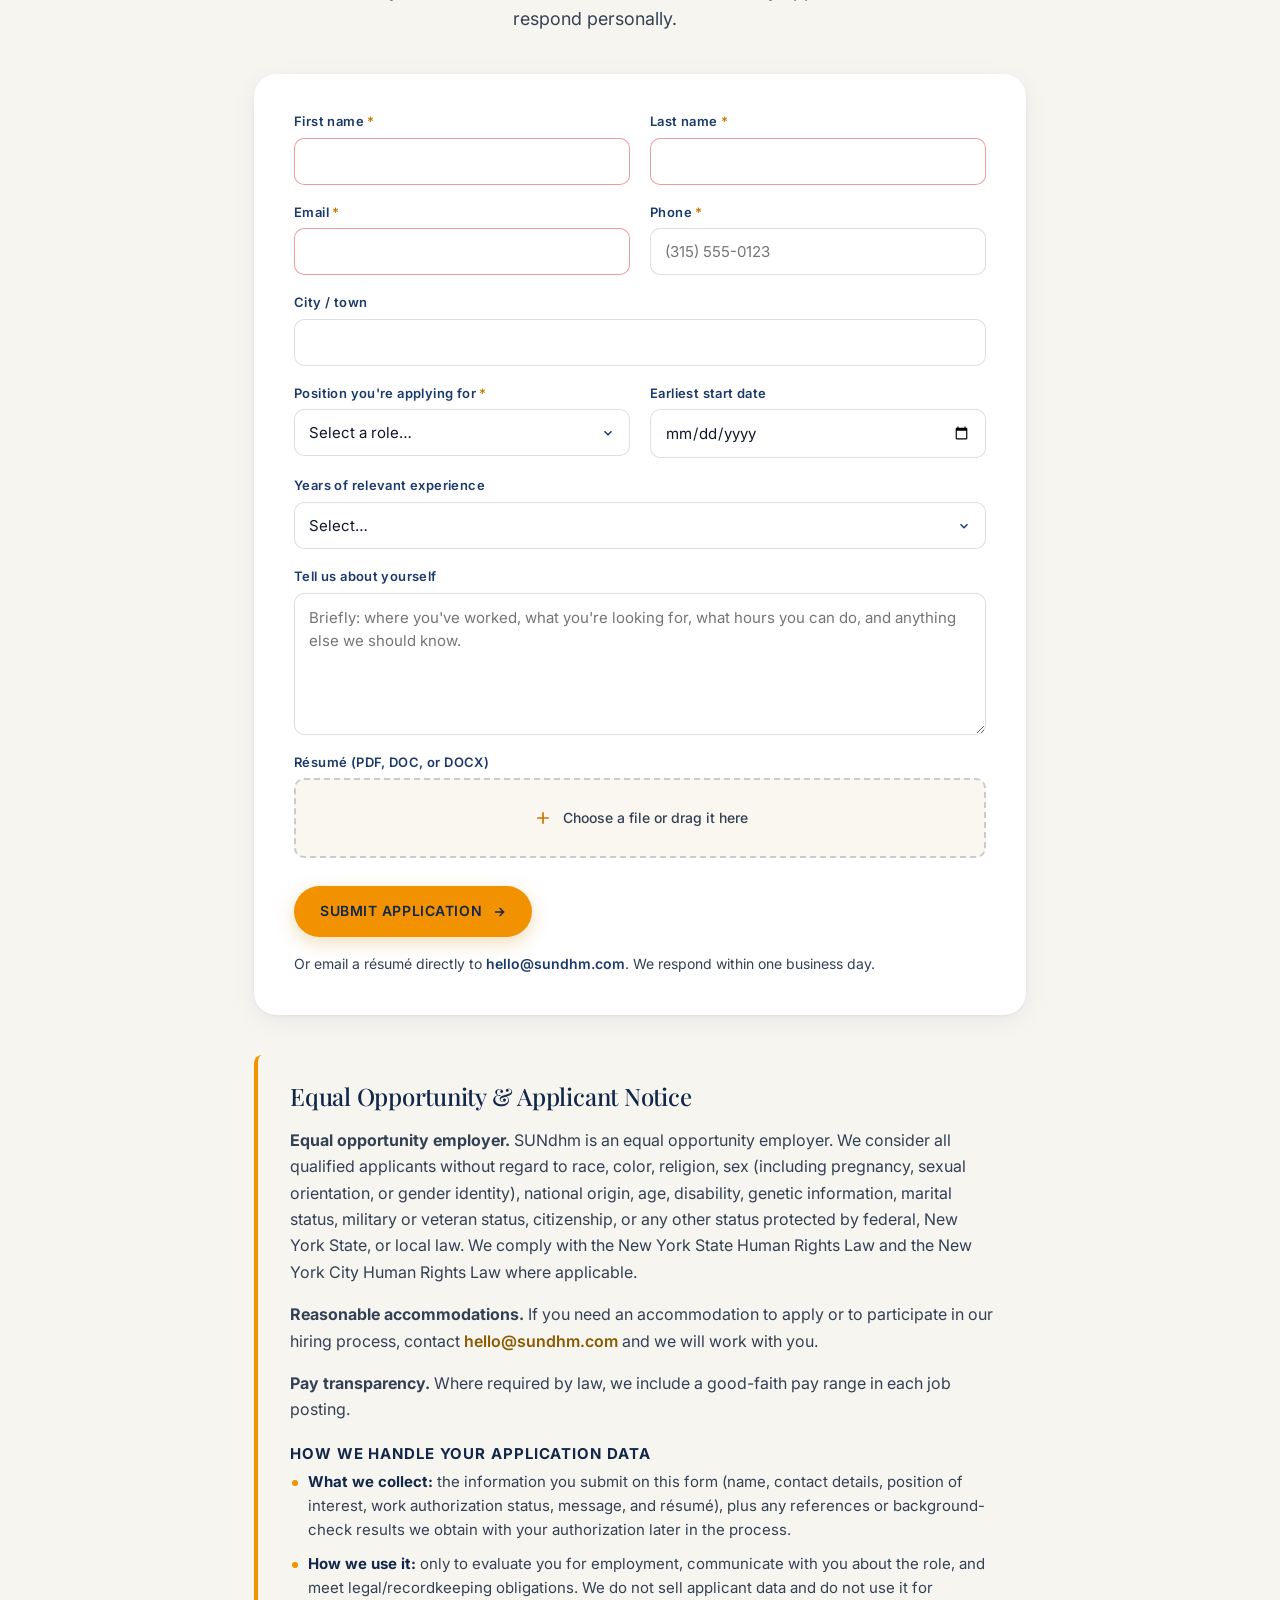
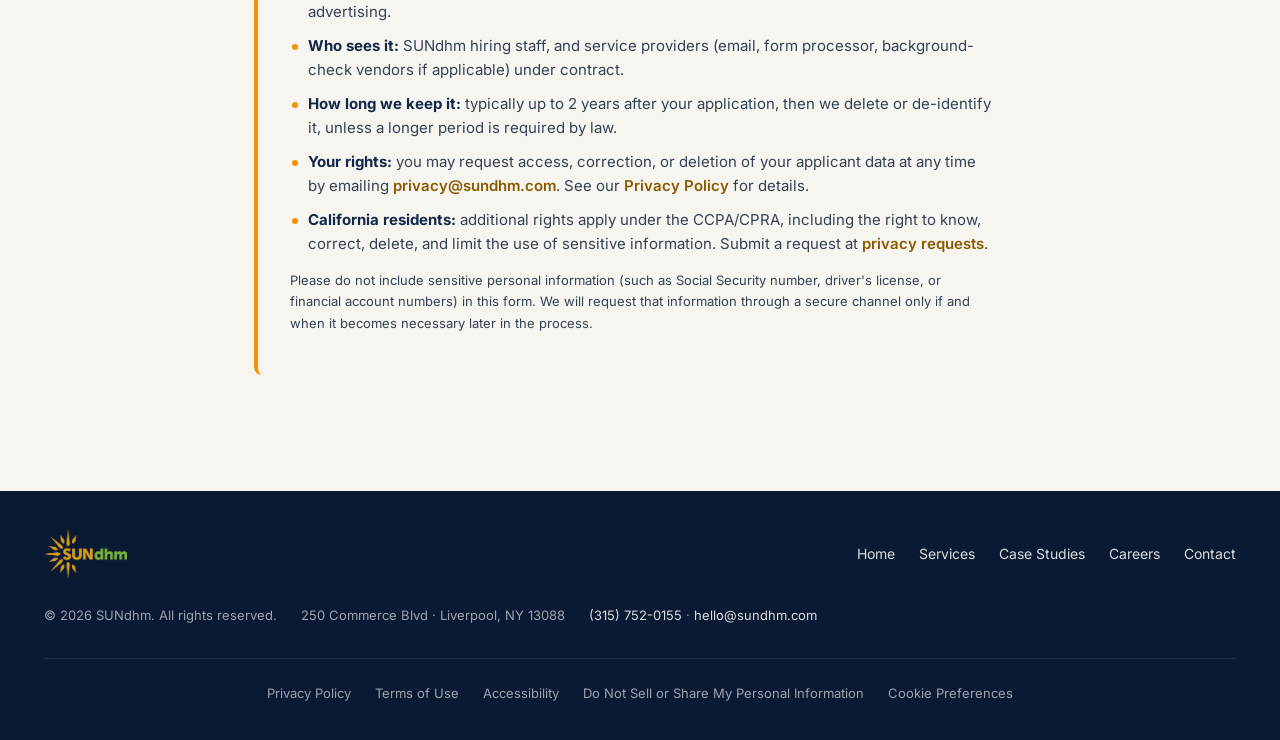
<file: careers.html>
<!doctype html>
<html lang="en">
<head>
<meta charset="utf-8" />
<meta name="viewport" content="width=device-width,initial-scale=1" />
<title>Careers at SUNdhm · Hospitality & Property Management Jobs · Syracuse, NY</title>
<meta name="description" content="Open roles at SUNdhm — a family-owned hotel, property management, and real estate operator in Syracuse and Central New York. Hotel operations, maintenance, leasing, and restoration positions." />
<link rel="canonical" href="https://www.sundhm.com/careers.html" />

<meta name="geo.region" content="US-NY" />
<meta name="geo.placename" content="Liverpool" />
<meta name="author" content="SUNdhm" />
<meta name="robots" content="index, follow, max-image-preview:large, max-snippet:-1" />

<meta property="og:type" content="website" />
<meta property="og:site_name" content="SUNdhm" />
<meta property="og:locale" content="en_US" />
<meta property="og:title" content="Careers at SUNdhm · Hospitality & Property Management Jobs · Syracuse, NY" />
<meta property="og:description" content="Open roles at SUNdhm — a family-owned hotel, property management, and real estate operator in Syracuse and Central New York. Hotel operations, maintenance, leasing, and restoration positions." />
<meta property="og:url" content="https://www.sundhm.com/careers.html" />
<meta property="og:image" content="https://www.sundhm.com/assets/images/hero-hotel.jpg" />

<meta name="twitter:card" content="summary_large_image" />
<meta name="twitter:title" content="Careers at SUNdhm · Hospitality & Property Management Jobs · Syracuse, NY" />
<meta name="twitter:description" content="Open roles at SUNdhm — a family-owned hotel, property management, and real estate operator in Syracuse and Central New York. Hotel operations, maintenance, leasing, and restoration positions." />
<meta name="twitter:image" content="https://www.sundhm.com/assets/images/hero-hotel.jpg" />

<link rel="icon" href="./assets/images/favicon.ico" />
<link rel="apple-touch-icon" href="./assets/images/logo-mark.png" />
<link rel="preconnect" href="https://fonts.googleapis.com" />
<link rel="preconnect" href="https://fonts.gstatic.com" crossorigin />
<link href="https://fonts.googleapis.com/css2?family=Inter:wght@400;500;600;700&family=Playfair+Display:ital,wght@0,400;0,500;0,600;1,400&display=swap" rel="stylesheet" />
<link rel="stylesheet" href="./style.css?v=1778507749" />

<script type="application/ld+json">
{
  "@context": "https://schema.org",
  "@type": ["LocalBusiness", "RealEstateAgent"],
  "@id": "https://www.sundhm.com/#organization",
  "name": "SUNdhm",
  "alternateName": "SUNdhm Hospitality & Real Estate",
  "description": "Hospitality and real estate operator in Central New York. Hotel management, apartments and multi-family, Airbnb and short-term rentals, third-party property management, house flipping, banquet and catering, restoration services, and court-appointed receivership.",
  "url": "https://www.sundhm.com",
  "logo": "https://www.sundhm.com/assets/images/logo.png",
  "image": "https://www.sundhm.com/assets/images/hero-hotel.jpg",
  "email": "hello@sundhm.com",
  "telephone": "+1-315-752-0155",
  "priceRange": "$$",
  "address": {
    "@type": "PostalAddress",
    "streetAddress": "250 Commerce Blvd",
    "addressLocality": "Liverpool",
    "addressRegion": "NY",
    "postalCode": "13088",
    "addressCountry": "US"
  },
  "geo": {
    "@type": "GeoCoordinates",
    "latitude": 43.1062,
    "longitude": -76.2177
  },
  "areaServed": [
    { "@type": "State", "name": "New York" },
    { "@type": "City", "name": "Syracuse" },
    { "@type": "City", "name": "Liverpool" },
    { "@type": "City", "name": "Cicero" },
    { "@type": "AdministrativeArea", "name": "Onondaga County" },
    { "@type": "AdministrativeArea", "name": "Central New York" },
    { "@type": "AdministrativeArea", "name": "Upstate New York" }
  ],
  "openingHoursSpecification": [{
    "@type": "OpeningHoursSpecification",
    "dayOfWeek": ["Monday","Tuesday","Wednesday","Thursday","Friday"],
    "opens": "09:00",
    "closes": "17:00"
  }],
  "sameAs": [],
  "hasOfferCatalog": {
    "@type": "OfferCatalog",
    "name": "SUNdhm Services",
    "itemListElement": [
      { "@type": "Offer", "itemOffered": { "@type": "Service", "name": "Hotel Management", "url": "https://www.sundhm.com/services.html#hotel-management" } },
      { "@type": "Offer", "itemOffered": { "@type": "Service", "name": "Apartments & Multi-Family Management", "url": "https://www.sundhm.com/services.html#apartments" } },
      { "@type": "Offer", "itemOffered": { "@type": "Service", "name": "Airbnb & Short-Term Rental Operations", "url": "https://www.sundhm.com/services.html#str" } },
      { "@type": "Offer", "itemOffered": { "@type": "Service", "name": "Third-Party Property Management", "url": "https://www.sundhm.com/services.html#property-management" } },
      { "@type": "Offer", "itemOffered": { "@type": "Service", "name": "House Flipping & Real Estate Development", "url": "https://www.sundhm.com/services.html#flipping" } },
      { "@type": "Offer", "itemOffered": { "@type": "Service", "name": "Banquet & Catering", "url": "https://www.sundhm.com/services.html#banquet" } },
      { "@type": "Offer", "itemOffered": { "@type": "Service", "name": "Restoration Services (PuroClean of Syracuse North)", "url": "https://www.sundhm.com/services.html#restoration" } },
      { "@type": "Offer", "itemOffered": { "@type": "Service", "name": "Receivership & Special Assets", "url": "https://www.sundhm.com/services.html#receivership" } },
      { "@type": "Offer", "itemOffered": { "@type": "Service", "name": "Mortgage Dispute & Workout Guidance", "url": "https://www.sundhm.com/services.html#mortgage-disputes" } }
    ]
  }
}
</script>
<script type="application/ld+json">
{
  "@context": "https://schema.org",
  "@type": "BreadcrumbList",
  "itemListElement": [
    { "@type": "ListItem", "position": 1, "name": "Home", "item": "https://www.sundhm.com/" },
    { "@type": "ListItem", "position": 2, "name": "Careers", "item": "https://www.sundhm.com/careers.html" }
  ]
}
</script>
</head>
<body class="sundhm">
<a class="skip-link" href="#main">Skip to main content</a>
<header class="sd-header sd-header--solid" id="top">
  <div class="container sd-header__inner">
    <a href="./index.html" class="sd-header__logo" aria-label="SUNdhm home">
      <img src="./assets/images/logo.png" alt="SUNdhm" width="120" height="70" />
    </a>
    <nav class="sd-header__nav" aria-label="Primary">
      <a href="./index.html">Home</a>
      <a href="./services.html">Services</a>
      <a href="./case-studies.html">Case Studies</a>
      <a href="./careers.html" class="is-active">Careers</a>
      <a href="./contact.html">Contact</a>
    </nav>
    <a class="btn btn--gold sd-header__cta" href="./contact.html">Contact</a>
    <button class="sd-header__menu-btn" aria-label="Open menu" id="menuBtn" aria-expanded="false" aria-controls="mobileNav">
      <svg width="24" height="24" viewBox="0 0 24 24" fill="none" stroke="currentColor" stroke-width="2"><path d="M4 6h16M4 12h16M4 18h16"/></svg>
    </button>
  </div>
</header>

<!-- Mobile nav: scrim + half-popout drawer (sibling of header so position:fixed isn't contained by header's backdrop-filter) -->
<div class="sd-mobile-nav__scrim" id="mobileNavScrim" aria-hidden="true"></div>
<nav class="sd-mobile-nav" id="mobileNav" aria-label="Mobile" aria-hidden="true">
  <div class="sd-mobile-nav__top">
    <a href="./index.html" class="sd-mobile-nav__logo" aria-label="SUNdhm home">
      <img src="./assets/images/logo.png" alt="SUNdhm" width="100" height="58" />
    </a>
    <button class="sd-mobile-nav__close" aria-label="Close menu" id="menuClose">
      <svg width="28" height="28" viewBox="0 0 24 24" fill="none" stroke="currentColor" stroke-width="2"><path d="M18 6L6 18M6 6l12 12"/></svg>
    </button>
  </div>
  <div class="sd-mobile-nav__links">
    <a href="./index.html">Home</a>
    <a href="./services.html">Services</a>
    <a href="./case-studies.html">Case Studies</a>
    <a href="./careers.html">Careers</a>
    <a href="./contact.html">Contact</a>
  </div>
  <div class="sd-mobile-nav__foot">
    <a class="btn btn--gold" href="./contact.html">Get in touch</a>
    <p class="sd-mobile-nav__meta"><a href="tel:+13157520155">(315) 752-0155</a><br/><a href="mailto:hello@sundhm.com">hello@sundhm.com</a></p>
  </div>
</nav>
<main id="main" tabindex="-1">

<section class="page-hero">
  <div class="container">
    <p class="eyebrow">Careers</p>
    <h1 class="serif">Build your career with a hands-on operator.</h1>
    <p class="lead" style="max-width: 720px; margin-top: 16px;">We're always looking for great people — front desk, housekeeping, maintenance, sales, and management — across our hotel and hospitality properties.</p>
  </div>
</section>

<section class="section">
  <div class="container">
    <div class="split">
      <div class="reveal">
        <h2 class="serif" style="margin-bottom: 20px;">Why work with SUNdhm</h2>
        <p class="lead">We're a family-owned operator — decisions get made fast, your work matters, and your manager isn't five layers up at a corporate office in another state.</p>
        <p style="margin-top: 16px;">It is SUNdhm Management's objective to hire the best professionals for all its properties. Once a property is under management, SUNdhm searches for talented people who are the best match for the opportunities at the property. Through SUNdhm University and ongoing training, we encourage employees to gain or maintain certifications within their communities, hospitality network, or the brand they represent.</p>
      </div>
      <div class="reveal" style="background: var(--cream); border-radius: var(--radius-lg); padding: 40px;">
        <h3 class="serif" style="font-size: 24px; margin-bottom: 16px;">What we look for</h3>
        <ul class="spec-list">
          <li>Genuine hospitality — guest-first attitude</li>
          <li>Reliability and ownership of the work</li>
          <li>Comfort with modern PMS &amp; OTA systems</li>
          <li>Team players who lift each other up</li>
        </ul>
        <h3 class="serif" style="font-size: 24px; margin: 28px 0 16px;">Roles we hire for</h3>
        <ul class="spec-list">
          <li>Front desk &amp; guest services</li>
          <li>Housekeeping &amp; laundry</li>
          <li>Maintenance &amp; engineering</li>
          <li>Sales &amp; revenue</li>
          <li>General management</li>
          <li>Banquet &amp; catering</li>
        </ul>
      </div>
    </div>
  </div>
</section>

<section class="section section--soft" id="apply">
  <div class="container" style="max-width: 820px;">
    <div class="reveal" style="text-align: center; margin-bottom: 40px;">
      <p class="eyebrow">Apply now</p>
      <h2 class="serif" style="margin-top: 12px;">Apply for a position</h2>
      <p class="lead" style="margin-top: 16px;">Tell us about yourself and attach a résumé — we read every application and respond personally.</p>
    </div>

    <form class="apply-form reveal" id="applyForm" action="https://formsubmit.co/hello@sundhm.com" method="POST" enctype="multipart/form-data" novalidate>
      <input type="hidden" name="_subject" value="New job application — SUNdhm careers" />
      <input type="hidden" name="_template" value="table" />
      <input type="hidden" name="_captcha" value="true" />
      <input type="hidden" name="_next" value="https://www.sundhm.com/careers.html?submitted=1" />
      <input type="text" name="_honey" style="display:none" tabindex="-1" autocomplete="off" />

      <div class="form-grid">
        <label class="form-field">
          <span class="form-label">First name <span aria-hidden="true" style="color:var(--gold-deep)">*</span></span>
          <input type="text" name="First Name" required autocomplete="given-name" />
        </label>
        <label class="form-field">
          <span class="form-label">Last name <span aria-hidden="true" style="color:var(--gold-deep)">*</span></span>
          <input type="text" name="Last Name" required autocomplete="family-name" />
        </label>
        <label class="form-field">
          <span class="form-label">Email <span aria-hidden="true" style="color:var(--gold-deep)">*</span></span>
          <input type="email" name="Email" required autocomplete="email" />
        </label>
        <label class="form-field">
          <span class="form-label">Phone <span aria-hidden="true" style="color:var(--gold-deep)">*</span></span>
          <input type="tel" name="Phone" required autocomplete="tel" placeholder="(315) 555-0123" />
        </label>
        <label class="form-field form-field--full">
          <span class="form-label">City / town</span>
          <input type="text" name="City" autocomplete="address-level2" />
        </label>
        <label class="form-field">
          <span class="form-label">Position you're applying for <span aria-hidden="true" style="color:var(--gold-deep)">*</span></span>
          <select name="Position" required>
            <option value="">Select a role…</option>
            <option>Front Desk / Guest Services</option>
            <option>Housekeeping</option>
            <option>Maintenance / Engineering</option>
            <option>Sales &amp; Revenue</option>
            <option>General Manager</option>
            <option>Assistant Manager</option>
            <option>Banquet / Catering</option>
            <option>Corporate / Accounting</option>
            <option>Other (note in message)</option>
          </select>
        </label>
        <label class="form-field">
          <span class="form-label">Earliest start date</span>
          <input type="date" name="Start Date" />
        </label>
        <label class="form-field form-field--full">
          <span class="form-label">Years of relevant experience</span>
          <select name="Experience">
            <option value="">Select…</option>
            <option>None — willing to learn</option>
            <option>Less than 1 year</option>
            <option>1–3 years</option>
            <option>3–5 years</option>
            <option>5–10 years</option>
            <option>10+ years</option>
          </select>
        </label>
        <label class="form-field form-field--full">
          <span class="form-label">Tell us about yourself</span>
          <textarea name="Message" rows="5" placeholder="Briefly: where you've worked, what you're looking for, what hours you can do, and anything else we should know."></textarea>
        </label>
        <div class="form-field form-field--full">
          <span class="form-label">Résumé (PDF, DOC, or DOCX)</span>
          <label class="file-drop" id="fileDrop">
            <input type="file" name="Resume" accept=".pdf,.doc,.docx,application/pdf,application/msword,application/vnd.openxmlformats-officedocument.wordprocessingml.document" id="fileInput" />
            <span class="file-drop__text" id="fileText">
              <svg width="20" height="20" viewBox="0 0 24 24" fill="none" stroke="currentColor" stroke-width="2"><path d="M12 5v14M5 12h14"/></svg>
              <span>Choose a file or drag it here</span>
            </span>
          </label>
        </div>
      </div>

      <div class="form-actions">
        <button type="submit" class="btn btn--gold">Submit application <svg class="arrow" width="14" height="14" viewBox="0 0 24 24" fill="none" stroke="currentColor" stroke-width="2.5"><path d="M5 12h14M13 5l7 7-7 7"/></svg></button>
        <p class="form-note">Or email a résumé directly to <a href="mailto:hello@sundhm.com?subject=Careers%20at%20SUNdhm">hello@sundhm.com</a>. We respond within one business day.</p>
      </div>
    </form>

    <div class="applicant-notice reveal" id="applicant-notice">
      <h3 class="serif">Equal Opportunity &amp; Applicant Notice</h3>
      <p><strong>Equal opportunity employer.</strong> SUNdhm is an equal opportunity employer. We consider all qualified applicants without regard to race, color, religion, sex (including pregnancy, sexual orientation, or gender identity), national origin, age, disability, genetic information, marital status, military or veteran status, citizenship, or any other status protected by federal, New York State, or local law. We comply with the New York State Human Rights Law and the New York City Human Rights Law where applicable.</p>
      <p><strong>Reasonable accommodations.</strong> If you need an accommodation to apply or to participate in our hiring process, contact <a href="mailto:hello@sundhm.com?subject=Hiring%20Accommodation%20Request">hello@sundhm.com</a> and we will work with you.</p>
      <p><strong>Pay transparency.</strong> Where required by law, we include a good-faith pay range in each job posting.</p>
      <h4 style="margin-top: 22px;">How we handle your application data</h4>
      <ul class="spec-list">
        <li><strong>What we collect:</strong> the information you submit on this form (name, contact details, position of interest, work authorization status, message, and résumé), plus any references or background-check results we obtain with your authorization later in the process.</li>
        <li><strong>How we use it:</strong> only to evaluate you for employment, communicate with you about the role, and meet legal/recordkeeping obligations. We do not sell applicant data and do not use it for advertising.</li>
        <li><strong>Who sees it:</strong> SUNdhm hiring staff, and service providers (email, form processor, background-check vendors if applicable) under contract.</li>
        <li><strong>How long we keep it:</strong> typically up to 2 years after your application, then we delete or de-identify it, unless a longer period is required by law.</li>
        <li><strong>Your rights:</strong> you may request access, correction, or deletion of your applicant data at any time by emailing <a href="mailto:privacy@sundhm.com?subject=Applicant%20Privacy%20Request">privacy@sundhm.com</a>. See our <a href="./privacy.html">Privacy Policy</a> for details.</li>
        <li><strong>California residents:</strong> additional rights apply under the CCPA/CPRA, including the right to know, correct, delete, and limit the use of sensitive information. Submit a request at <a href="./privacy.html#privacy-requests">privacy requests</a>.</li>
      </ul>
      <p style="font-size: 13px; color: var(--ink-soft); margin-top: 14px;">Please do not include sensitive personal information (such as Social Security number, driver's license, or financial account numbers) in this form. We will request that information through a secure channel only if and when it becomes necessary later in the process.</p>
    </div>

    <div id="applySuccess" class="apply-success" hidden>
      <svg viewBox="0 0 24 24" fill="none" stroke="currentColor" stroke-width="2.5" width="40" height="40"><circle cx="12" cy="12" r="10"/><path d="M8 12l3 3 5-6"/></svg>
      <h3 class="serif">Thanks — we got it.</h3>
      <p>Your application has been received. We read every one personally and will be in touch within one business day.</p>
    </div>
  </div>
</section>

<script>
  (function() {
    const params = new URLSearchParams(window.location.search);
    if (params.get('submitted') === '1') {
      const form = document.getElementById('applyForm');
      const success = document.getElementById('applySuccess');
      if (form) form.style.display = 'none';
      if (success) {
        success.hidden = false;
        success.scrollIntoView({ behavior: 'smooth', block: 'center' });
      }
    }
    const input = document.getElementById('fileInput');
    const text = document.getElementById('fileText');
    const drop = document.getElementById('fileDrop');
    if (input && text && drop) {
      input.addEventListener('change', () => {
        const f = input.files && input.files[0];
        if (f) {
          text.querySelector('span').textContent = f.name + '  (' + Math.round(f.size/1024) + ' KB)';
          drop.classList.add('has-file');
        }
      });
      ['dragenter','dragover'].forEach(ev => drop.addEventListener(ev, e => { e.preventDefault(); drop.classList.add('is-drag'); }));
      ['dragleave','drop'].forEach(ev => drop.addEventListener(ev, e => { e.preventDefault(); drop.classList.remove('is-drag'); }));
      drop.addEventListener('drop', e => {
        const f = e.dataTransfer.files && e.dataTransfer.files[0];
        if (f) { input.files = e.dataTransfer.files; input.dispatchEvent(new Event('change')); }
      });
    }
  })();
</script>

</main>
<footer class="sd-footer">
  <div class="container">
    <div class="sd-footer__inner">
      <a href="./index.html" class="sd-footer__logo">
        <img src="./assets/images/logo.png" alt="SUNdhm" width="100" height="58" />
      </a>
      <nav class="sd-footer__nav" aria-label="Footer">
        <a href="./index.html">Home</a>
        <a href="./services.html">Services</a>
        <a href="./case-studies.html">Case Studies</a>
        <a href="./careers.html">Careers</a>
        <a href="./contact.html">Contact</a>
      </nav>
      <div class="sd-footer__meta">
        <span>© <span id="year"></span> SUNdhm. All rights reserved.</span>
        <span>250 Commerce Blvd · Liverpool, NY 13088</span>
        <span><a href="tel:+13157520155">(315) 752-0155</a> · <a href="mailto:hello@sundhm.com">hello@sundhm.com</a></span>
      </div>
    </div>
    <div class="sd-footer__legal">
      <a href="./privacy.html">Privacy Policy</a>
      <a href="./terms.html">Terms of Use</a>
      <a href="./accessibility.html">Accessibility</a>
      <a href="./privacy.html#privacy-requests">Do Not Sell or Share My Personal Information</a>
      <a href="#" id="cookieReopen">Cookie Preferences</a>
    </div>
  </div>
</footer>

<!-- Cookie consent banner (US compliance / CCPA-ready) -->
<div id="cookieBanner" class="cookie-banner" hidden role="dialog" aria-label="Cookie consent" aria-live="polite">
  <div class="cookie-banner__inner">
    <div class="cookie-banner__body">
      <h3 class="cookie-banner__title">We value your privacy</h3>
      <p>This website uses cookies to enhance your experience and to analyze traffic. We may share information about your use of our site with our analytics partners. You can accept all cookies, decline non-essential cookies, or manage your preferences. See our <a href="./privacy.html">Privacy Policy</a> for details.</p>
    </div>
    <div class="cookie-banner__actions">
      <button type="button" class="btn btn--ghost" id="cookieDecline">Decline</button>
      <button type="button" class="btn btn--ghost" id="cookieManage">Manage</button>
      <button type="button" class="btn btn--gold" id="cookieAccept">Accept all</button>
    </div>
  </div>
</div>

<!-- Cookie preferences modal -->
<div id="cookieModal" class="cookie-modal" hidden role="dialog" aria-modal="true" aria-labelledby="cookieModalTitle">
  <div class="cookie-modal__backdrop" id="cookieModalBackdrop"></div>
  <div class="cookie-modal__panel">
    <button type="button" class="cookie-modal__close" id="cookieModalClose" aria-label="Close">
      <svg width="22" height="22" viewBox="0 0 24 24" fill="none" stroke="currentColor" stroke-width="2"><path d="M18 6L6 18M6 6l12 12"/></svg>
    </button>
    <h3 id="cookieModalTitle" class="serif">Cookie preferences</h3>
    <p>Choose which cookies you allow. Your preferences are saved on this device and apply only to sundhm.com.</p>
    <div class="cookie-row">
      <div>
        <strong>Strictly necessary</strong>
        <p>Required for the site to function (security, navigation, form submission). Cannot be disabled.</p>
      </div>
      <span class="cookie-toggle cookie-toggle--locked">Always on</span>
    </div>
    <label class="cookie-row">
      <div>
        <strong>Analytics</strong>
        <p>Helps us understand how visitors use our site so we can improve it. Anonymous and aggregated.</p>
      </div>
      <input type="checkbox" id="prefAnalytics" class="cookie-toggle__input" />
      <span class="cookie-toggle"><span class="cookie-toggle__dot"></span></span>
    </label>
    <label class="cookie-row">
      <div>
        <strong>Marketing</strong>
        <p>Used by our advertising partners to show relevant ads on other sites. Disabled by default.</p>
      </div>
      <input type="checkbox" id="prefMarketing" class="cookie-toggle__input" />
      <span class="cookie-toggle"><span class="cookie-toggle__dot"></span></span>
    </label>
    <div class="cookie-modal__actions">
      <button type="button" class="btn btn--ghost" id="cookieRejectAll">Reject non-essential</button>
      <button type="button" class="btn btn--gold" id="cookieSavePrefs">Save preferences</button>
    </div>
  </div>
</div>

<script>
  document.getElementById('year').textContent = new Date().getFullYear();

  const menuBtn = document.getElementById('menuBtn');
  const mobileNav = document.getElementById('mobileNav');
  const menuClose = document.getElementById('menuClose');
  const scrim = document.getElementById('mobileNavScrim');
  function openMobileNav() {
    if (mobileNav) {
      mobileNav.classList.add('is-open');
      mobileNav.setAttribute('aria-hidden', 'false');
    }
    if (scrim) scrim.classList.add('is-open');
    if (menuBtn) menuBtn.setAttribute('aria-expanded', 'true');
    document.documentElement.classList.add('nav-locked');
  }
  function closeMobileNav() {
    if (mobileNav) {
      mobileNav.classList.remove('is-open');
      mobileNav.setAttribute('aria-hidden', 'true');
    }
    if (scrim) scrim.classList.remove('is-open');
    if (menuBtn) menuBtn.setAttribute('aria-expanded', 'false');
    document.documentElement.classList.remove('nav-locked');
  }
  if (menuBtn) menuBtn.addEventListener('click', openMobileNav);
  if (menuClose) menuClose.addEventListener('click', closeMobileNav);
  if (scrim) scrim.addEventListener('click', closeMobileNav);
  document.querySelectorAll('.sd-mobile-nav a').forEach(a => a.addEventListener('click', closeMobileNav));
  document.addEventListener('keydown', (e) => { if (e.key === 'Escape' && mobileNav && mobileNav.classList.contains('is-open')) closeMobileNav(); });

  const header = document.querySelector('.sd-header');
  const setHeaderState = () => {
    if (window.scrollY > 40) header.classList.add('is-scrolled');
    else header.classList.remove('is-scrolled');
  };
  setHeaderState();
  window.addEventListener('scroll', setHeaderState, { passive: true });

  const io = new IntersectionObserver((entries) => {
    entries.forEach(e => { if (e.isIntersecting) { e.target.classList.add('is-visible'); io.unobserve(e.target); } });
  }, { threshold: 0.12 });
  document.querySelectorAll('.reveal').forEach(el => io.observe(el));

  document.querySelectorAll('.svc-card').forEach(card => {
    const head = card.querySelector('.svc-card__head');
    if (!head) return;
    head.addEventListener('click', () => {
      const open = card.classList.toggle('is-open');
      head.setAttribute('aria-expanded', open ? 'true' : 'false');
    });
  });

  // ============ Cookie consent ============
  (function(){
    const KEY = 'sundhm_cookie_consent_v1';
    const banner = document.getElementById('cookieBanner');
    const modal  = document.getElementById('cookieModal');
    const accept = document.getElementById('cookieAccept');
    const decline= document.getElementById('cookieDecline');
    const manage = document.getElementById('cookieManage');
    const reopen = document.getElementById('cookieReopen');
    const close  = document.getElementById('cookieModalClose');
    const back   = document.getElementById('cookieModalBackdrop');
    const save   = document.getElementById('cookieSavePrefs');
    const reject = document.getElementById('cookieRejectAll');
    const prefA  = document.getElementById('prefAnalytics');
    const prefM  = document.getElementById('prefMarketing');
    if (!banner) return;

    // Safe storage shim with in-memory fallback for sandboxed iframes that block storage APIs.
    var memStore = {};
    var storage = (function(){
      try {
        var s = window['local' + 'Storage'];
        var t = '__sundhm_test__';
        s.setItem(t, '1'); s.removeItem(t);
        return { get: function(k){ return s.getItem(k); }, set: function(k,v){ s.setItem(k,v); } };
      } catch(e){
        return { get: function(k){ return memStore[k] || null; }, set: function(k,v){ memStore[k] = v; } };
      }
    })();

    function read() {
      try { return JSON.parse(storage.get(KEY) || 'null'); } catch(e) { return null; }
    }
    function write(state) {
      state.timestamp = new Date().toISOString();
      storage.set(KEY, JSON.stringify(state));
      // Hook for analytics: gate any tracking scripts on state.analytics === true
      window.dispatchEvent(new CustomEvent('cookieconsent', { detail: state }));
    }
    function showBanner(){ banner.hidden = false; }
    function hideBanner(){ banner.hidden = true; }
    function showModal(){
      const cur = read() || { analytics:false, marketing:false };
      if (prefA) prefA.checked = !!cur.analytics;
      if (prefM) prefM.checked = !!cur.marketing;
      modal.hidden = false;
      document.body.style.overflow = 'hidden';
    }
    function hideModal(){ modal.hidden = true; document.body.style.overflow = ''; }

    if (!read()) showBanner();

    accept && accept.addEventListener('click', () => {
      write({ necessary:true, analytics:true, marketing:true, choice:'accept-all' });
      hideBanner();
    });
    decline && decline.addEventListener('click', () => {
      write({ necessary:true, analytics:false, marketing:false, choice:'decline' });
      hideBanner();
    });
    manage && manage.addEventListener('click', showModal);
    reopen && reopen.addEventListener('click', (e) => { e.preventDefault(); showModal(); });
    close && close.addEventListener('click', hideModal);
    back && back.addEventListener('click', hideModal);
    save && save.addEventListener('click', () => {
      write({ necessary:true, analytics: !!(prefA && prefA.checked), marketing: !!(prefM && prefM.checked), choice:'custom' });
      hideModal(); hideBanner();
    });
    reject && reject.addEventListener('click', () => {
      write({ necessary:true, analytics:false, marketing:false, choice:'reject-all' });
      hideModal(); hideBanner();
    });

    // Public consent helper for future analytics/pixels.
    // Usage: SundhmConsent.onAnalytics(function(){ /* load GA */ });
    //        SundhmConsent.onMarketing(function(){ /* load Meta pixel */ });
    window.SundhmConsent = {
      get: read,
      has: function(cat){ var s = read(); return !!(s && s[cat]); },
      onAnalytics: function(cb){
        if (this.has('analytics')) { try { cb(); } catch(e){} return; }
        window.addEventListener('cookieconsent', function once(e){
          if (e.detail && e.detail.analytics) { window.removeEventListener('cookieconsent', once); try { cb(); } catch(err){} }
        });
      },
      onMarketing: function(cb){
        if (this.has('marketing')) { try { cb(); } catch(e){} return; }
        window.addEventListener('cookieconsent', function once(e){
          if (e.detail && e.detail.marketing) { window.removeEventListener('cookieconsent', once); try { cb(); } catch(err){} }
        });
      }
    };
  })();
</script>
</body>
</html>
</file>
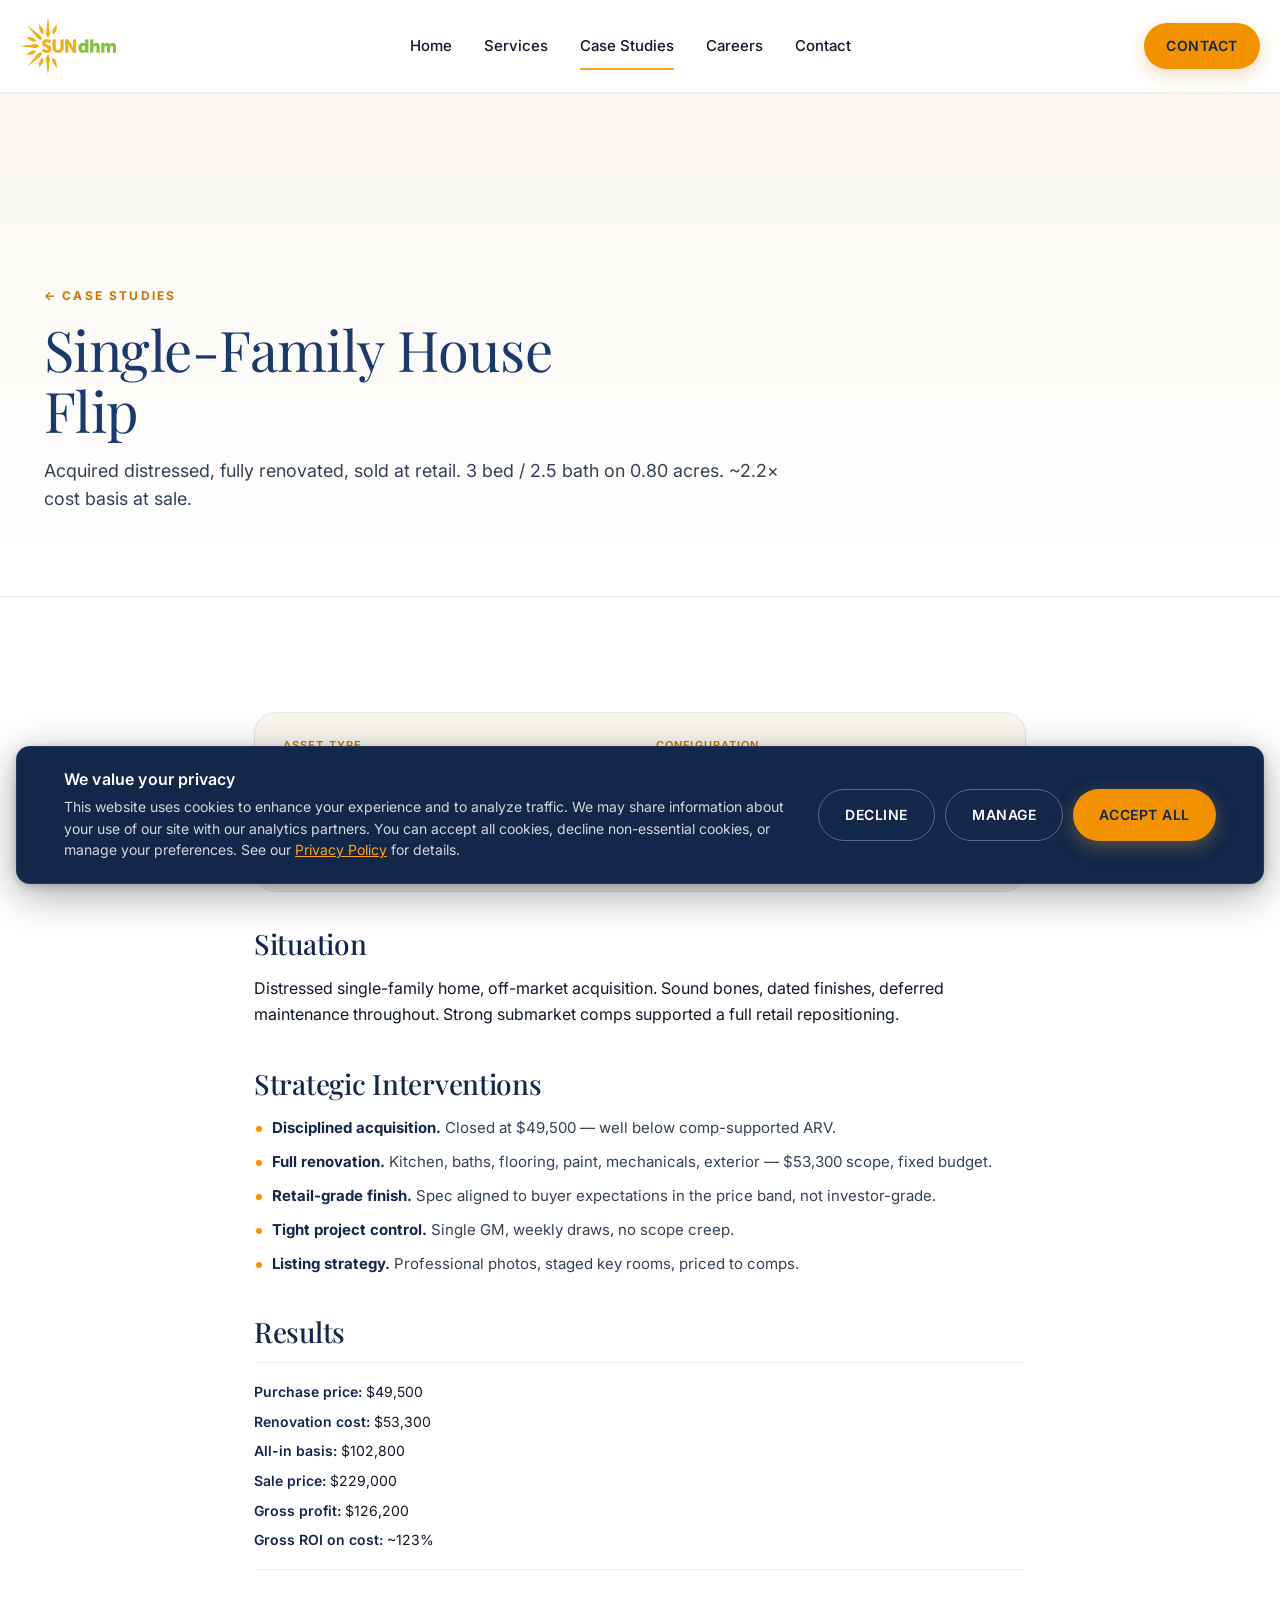
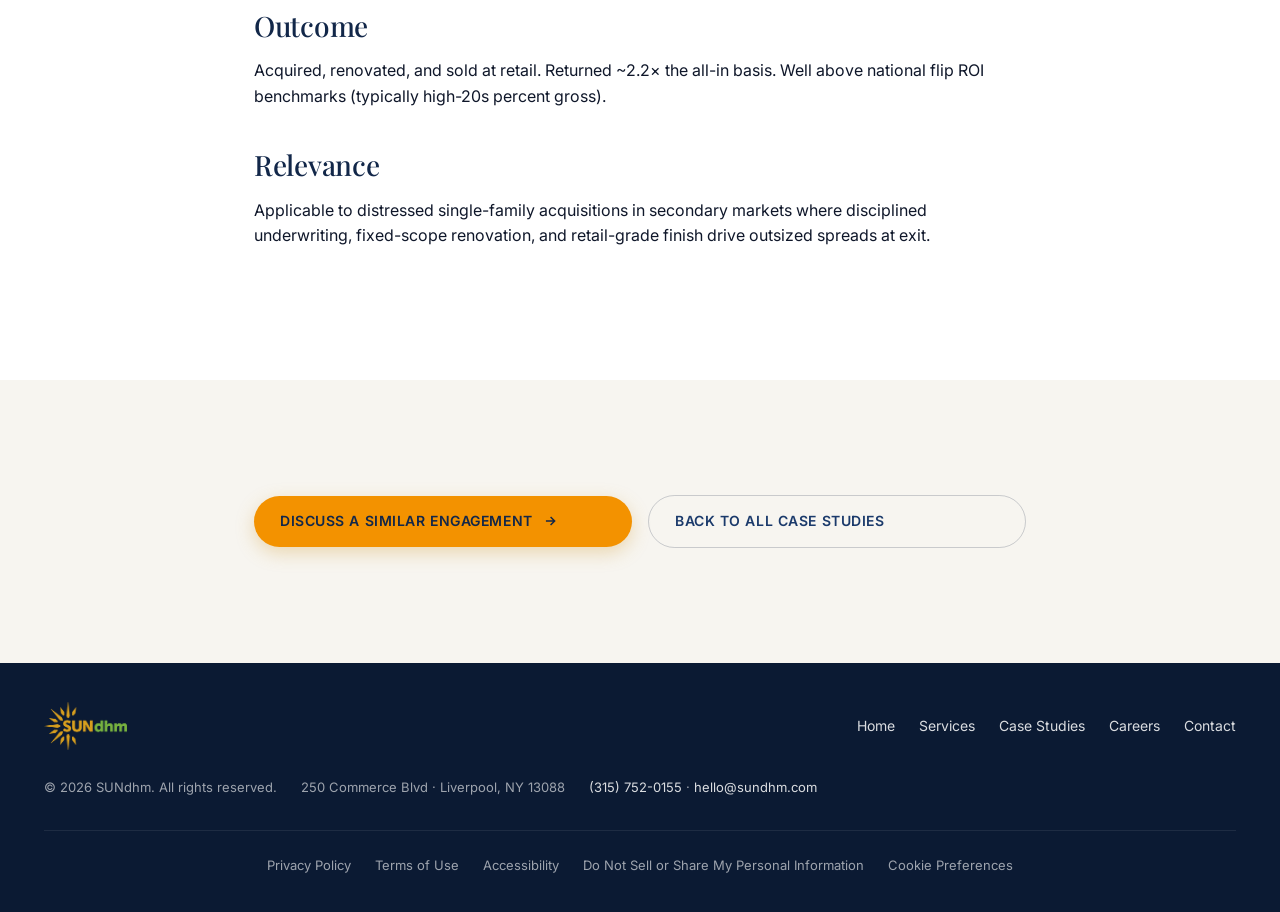
<file: case-house-flip.html>
<!doctype html>
<html lang="en">
<head>
<meta charset="utf-8" />
<meta name="viewport" content="width=device-width,initial-scale=1" />
<title>Single-Family House Flip — Case Study · SUNdhm</title>
<meta name="description" content="Distressed single-family acquisition, full renovation, and retail resale in Upstate New York — 3 bed, 2.5 bath, 0.80 acres. $49.5K purchase + $53.3K renovation → $229K sale, ~123% gross ROI on cost." />
<link rel="canonical" href="https://www.sundhm.com/case-house-flip.html" />

<meta name="geo.region" content="US-NY" />
<meta name="geo.placename" content="Liverpool" />
<meta name="author" content="SUNdhm" />
<meta name="robots" content="index, follow, max-image-preview:large, max-snippet:-1" />

<meta property="og:type" content="website" />
<meta property="og:site_name" content="SUNdhm" />
<meta property="og:locale" content="en_US" />
<meta property="og:title" content="Single-Family House Flip — Case Study · SUNdhm" />
<meta property="og:description" content="Distressed single-family acquisition, full renovation, and retail resale in Upstate New York — 3 bed, 2.5 bath, 0.80 acres. $49.5K purchase + $53.3K renovation → $229K sale, ~123% gross ROI on cost." />
<meta property="og:url" content="https://www.sundhm.com/case-house-flip.html" />
<meta property="og:image" content="https://www.sundhm.com/assets/images/hero-hotel.jpg" />

<meta name="twitter:card" content="summary_large_image" />
<meta name="twitter:title" content="Single-Family House Flip — Case Study · SUNdhm" />
<meta name="twitter:description" content="Distressed single-family acquisition, full renovation, and retail resale in Upstate New York — 3 bed, 2.5 bath, 0.80 acres. $49.5K purchase + $53.3K renovation → $229K sale, ~123% gross ROI on cost." />
<meta name="twitter:image" content="https://www.sundhm.com/assets/images/hero-hotel.jpg" />

<link rel="icon" href="./assets/images/favicon.ico" />
<link rel="apple-touch-icon" href="./assets/images/logo-mark.png" />
<link rel="preconnect" href="https://fonts.googleapis.com" />
<link rel="preconnect" href="https://fonts.gstatic.com" crossorigin />
<link href="https://fonts.googleapis.com/css2?family=Inter:wght@400;500;600;700&family=Playfair+Display:ital,wght@0,400;0,500;0,600;1,400&display=swap" rel="stylesheet" />
<link rel="stylesheet" href="./style.css?v=1778507749" />

<script type="application/ld+json">
{
  "@context": "https://schema.org",
  "@type": ["LocalBusiness", "RealEstateAgent"],
  "@id": "https://www.sundhm.com/#organization",
  "name": "SUNdhm",
  "alternateName": "SUNdhm Hospitality & Real Estate",
  "description": "Hospitality and real estate operator in Central New York. Hotel management, apartments and multi-family, Airbnb and short-term rentals, third-party property management, house flipping, banquet and catering, restoration services, and court-appointed receivership.",
  "url": "https://www.sundhm.com",
  "logo": "https://www.sundhm.com/assets/images/logo.png",
  "image": "https://www.sundhm.com/assets/images/hero-hotel.jpg",
  "email": "hello@sundhm.com",
  "telephone": "+1-315-752-0155",
  "priceRange": "$$",
  "address": {
    "@type": "PostalAddress",
    "streetAddress": "250 Commerce Blvd",
    "addressLocality": "Liverpool",
    "addressRegion": "NY",
    "postalCode": "13088",
    "addressCountry": "US"
  },
  "geo": {
    "@type": "GeoCoordinates",
    "latitude": 43.1062,
    "longitude": -76.2177
  },
  "areaServed": [
    { "@type": "State", "name": "New York" },
    { "@type": "City", "name": "Syracuse" },
    { "@type": "City", "name": "Liverpool" },
    { "@type": "City", "name": "Cicero" },
    { "@type": "AdministrativeArea", "name": "Onondaga County" },
    { "@type": "AdministrativeArea", "name": "Central New York" },
    { "@type": "AdministrativeArea", "name": "Upstate New York" }
  ],
  "openingHoursSpecification": [{
    "@type": "OpeningHoursSpecification",
    "dayOfWeek": ["Monday","Tuesday","Wednesday","Thursday","Friday"],
    "opens": "09:00",
    "closes": "17:00"
  }],
  "sameAs": [],
  "hasOfferCatalog": {
    "@type": "OfferCatalog",
    "name": "SUNdhm Services",
    "itemListElement": [
      { "@type": "Offer", "itemOffered": { "@type": "Service", "name": "Hotel Management", "url": "https://www.sundhm.com/services.html#hotel-management" } },
      { "@type": "Offer", "itemOffered": { "@type": "Service", "name": "Apartments & Multi-Family Management", "url": "https://www.sundhm.com/services.html#apartments" } },
      { "@type": "Offer", "itemOffered": { "@type": "Service", "name": "Airbnb & Short-Term Rental Operations", "url": "https://www.sundhm.com/services.html#str" } },
      { "@type": "Offer", "itemOffered": { "@type": "Service", "name": "Third-Party Property Management", "url": "https://www.sundhm.com/services.html#property-management" } },
      { "@type": "Offer", "itemOffered": { "@type": "Service", "name": "House Flipping & Real Estate Development", "url": "https://www.sundhm.com/services.html#flipping" } },
      { "@type": "Offer", "itemOffered": { "@type": "Service", "name": "Banquet & Catering", "url": "https://www.sundhm.com/services.html#banquet" } },
      { "@type": "Offer", "itemOffered": { "@type": "Service", "name": "Restoration Services (PuroClean of Syracuse North)", "url": "https://www.sundhm.com/services.html#restoration" } },
      { "@type": "Offer", "itemOffered": { "@type": "Service", "name": "Receivership & Special Assets", "url": "https://www.sundhm.com/services.html#receivership" } },
      { "@type": "Offer", "itemOffered": { "@type": "Service", "name": "Mortgage Dispute & Workout Guidance", "url": "https://www.sundhm.com/services.html#mortgage-disputes" } }
    ]
  }
}
</script>
<script type="application/ld+json">
{
  "@context": "https://schema.org",
  "@type": "BreadcrumbList",
  "itemListElement": [
    { "@type": "ListItem", "position": 1, "name": "Home", "item": "https://www.sundhm.com/" },
    { "@type": "ListItem", "position": 2, "name": "Case Studies", "item": "https://www.sundhm.com/case-studies.html" },
    { "@type": "ListItem", "position": 3, "name": "House Flip", "item": "https://www.sundhm.com/case-house-flip.html" }
  ]
}
</script>
<script type="application/ld+json">
{
  "@context": "https://schema.org",
  "@type": "Article",
  "headline": "Single-Family House Flip",
  "description": "Distressed acquisition, full renovation, retail resale. ~123% gross ROI on cost.",
  "author": { "@id": "https://www.sundhm.com/#organization" },
  "publisher": { "@id": "https://www.sundhm.com/#organization" },
  "mainEntityOfPage": "https://www.sundhm.com/case-house-flip.html"
}
</script>
</head>
<body class="sundhm">
<a class="skip-link" href="#main">Skip to main content</a>
<header class="sd-header sd-header--solid" id="top">
  <div class="container sd-header__inner">
    <a href="./index.html" class="sd-header__logo" aria-label="SUNdhm home">
      <img src="./assets/images/logo.png" alt="SUNdhm" width="120" height="70" />
    </a>
    <nav class="sd-header__nav" aria-label="Primary">
      <a href="./index.html">Home</a>
      <a href="./services.html">Services</a>
      <a href="./case-studies.html" class="is-active">Case Studies</a>
      <a href="./careers.html">Careers</a>
      <a href="./contact.html">Contact</a>
    </nav>
    <a class="btn btn--gold sd-header__cta" href="./contact.html">Contact</a>
    <button class="sd-header__menu-btn" aria-label="Open menu" id="menuBtn" aria-expanded="false" aria-controls="mobileNav">
      <svg width="24" height="24" viewBox="0 0 24 24" fill="none" stroke="currentColor" stroke-width="2"><path d="M4 6h16M4 12h16M4 18h16"/></svg>
    </button>
  </div>
</header>

<!-- Mobile nav: scrim + half-popout drawer (sibling of header so position:fixed isn't contained by header's backdrop-filter) -->
<div class="sd-mobile-nav__scrim" id="mobileNavScrim" aria-hidden="true"></div>
<nav class="sd-mobile-nav" id="mobileNav" aria-label="Mobile" aria-hidden="true">
  <div class="sd-mobile-nav__top">
    <a href="./index.html" class="sd-mobile-nav__logo" aria-label="SUNdhm home">
      <img src="./assets/images/logo.png" alt="SUNdhm" width="100" height="58" />
    </a>
    <button class="sd-mobile-nav__close" aria-label="Close menu" id="menuClose">
      <svg width="28" height="28" viewBox="0 0 24 24" fill="none" stroke="currentColor" stroke-width="2"><path d="M18 6L6 18M6 6l12 12"/></svg>
    </button>
  </div>
  <div class="sd-mobile-nav__links">
    <a href="./index.html">Home</a>
    <a href="./services.html">Services</a>
    <a href="./case-studies.html">Case Studies</a>
    <a href="./careers.html">Careers</a>
    <a href="./contact.html">Contact</a>
  </div>
  <div class="sd-mobile-nav__foot">
    <a class="btn btn--gold" href="./contact.html">Get in touch</a>
    <p class="sd-mobile-nav__meta"><a href="tel:+13157520155">(315) 752-0155</a><br/><a href="mailto:hello@sundhm.com">hello@sundhm.com</a></p>
  </div>
</nav>
<main id="main" tabindex="-1">

<section class="page-hero">
  <div class="container">
    <p class="eyebrow"><a href="./case-studies.html" style="color: inherit; text-decoration: none;">← Case Studies</a></p>
    <h1 class="serif">Single-Family House Flip</h1>
    <p class="lead" style="max-width: 760px; margin-top: 16px;">Acquired distressed, fully renovated, sold at retail. 3 bed / 2.5 bath on 0.80 acres. ~2.2× cost basis at sale.</p>
  </div>
</section>

<section class="section">
  <div class="container" style="max-width: 820px;">

    <div class="case-detail__grid">
      <div class="case-detail__meta-block">
        <p class="card__meta">Asset Type</p>
        <p class="case-detail__meta-val">Single-Family Residential &mdash; Upstate New York</p>
      </div>
      <div class="case-detail__meta-block">
        <p class="card__meta">Configuration</p>
        <p class="case-detail__meta-val">3 bed &middot; 2.5 bath &middot; 0.80 acres</p>
      </div>
      <div class="case-detail__meta-block">
        <p class="card__meta">Condition at Acquisition</p>
        <p class="case-detail__meta-val">Distressed &middot; full renovation required</p>
      </div>
      <div class="case-detail__meta-block">
        <p class="card__meta">SUNdhm Role</p>
        <p class="case-detail__meta-val">Acquisition, renovation &amp; resale</p>
      </div>
    </div>

    <h2 class="serif case-detail__h2">Situation</h2>
    <p>Distressed single-family home, off-market acquisition. Sound bones, dated finishes, deferred maintenance throughout. Strong submarket comps supported a full retail repositioning.</p>

    <h2 class="serif case-detail__h2">Strategic Interventions</h2>
    <ul class="spec-list">
      <li><strong>Disciplined acquisition.</strong> Closed at $49,500 — well below comp-supported ARV.</li>
      <li><strong>Full renovation.</strong> Kitchen, baths, flooring, paint, mechanicals, exterior &mdash; $53,300 scope, fixed budget.</li>
      <li><strong>Retail-grade finish.</strong> Spec aligned to buyer expectations in the price band, not investor-grade.</li>
      <li><strong>Tight project control.</strong> Single GM, weekly draws, no scope creep.</li>
      <li><strong>Listing strategy.</strong> Professional photos, staged key rooms, priced to comps.</li>
    </ul>

    <h2 class="serif case-detail__h2">Results</h2>
    <ul class="case-card__metrics" style="margin-top: 8px;">
      <li><strong>Purchase price:</strong> $49,500</li>
      <li><strong>Renovation cost:</strong> $53,300</li>
      <li><strong>All-in basis:</strong> $102,800</li>
      <li><strong>Sale price:</strong> $229,000</li>
      <li><strong>Gross profit:</strong> $126,200</li>
      <li><strong>Gross ROI on cost:</strong> ~123%</li>
    </ul>

    <h2 class="serif case-detail__h2">Outcome</h2>
    <p>Acquired, renovated, and sold at retail. Returned ~2.2&times; the all-in basis. Well above national flip ROI benchmarks (typically high-20s percent gross).</p>

    <h2 class="serif case-detail__h2">Relevance</h2>
    <p>Applicable to distressed single-family acquisitions in secondary markets where disciplined underwriting, fixed-scope renovation, and retail-grade finish drive outsized spreads at exit.</p>

  </div>
</section>

<section class="section section--soft">
  <div class="container" style="max-width: 820px;">
    <div class="grid grid-2" style="gap: 16px;">
      <a class="btn btn--gold" href="./contact.html">Discuss a similar engagement <svg class="arrow" width="14" height="14" viewBox="0 0 24 24" fill="none" stroke="currentColor" stroke-width="2.5"><path d="M5 12h14M13 5l7 7-7 7"/></svg></a>
      <a class="btn btn--ghost" href="./case-studies.html">Back to all case studies</a>
    </div>
  </div>
</section>

</main>
<footer class="sd-footer">
  <div class="container">
    <div class="sd-footer__inner">
      <a href="./index.html" class="sd-footer__logo">
        <img src="./assets/images/logo.png" alt="SUNdhm" width="100" height="58" />
      </a>
      <nav class="sd-footer__nav" aria-label="Footer">
        <a href="./index.html">Home</a>
        <a href="./services.html">Services</a>
        <a href="./case-studies.html">Case Studies</a>
        <a href="./careers.html">Careers</a>
        <a href="./contact.html">Contact</a>
      </nav>
      <div class="sd-footer__meta">
        <span>© <span id="year"></span> SUNdhm. All rights reserved.</span>
        <span>250 Commerce Blvd · Liverpool, NY 13088</span>
        <span><a href="tel:+13157520155">(315) 752-0155</a> · <a href="mailto:hello@sundhm.com">hello@sundhm.com</a></span>
      </div>
    </div>
    <div class="sd-footer__legal">
      <a href="./privacy.html">Privacy Policy</a>
      <a href="./terms.html">Terms of Use</a>
      <a href="./accessibility.html">Accessibility</a>
      <a href="./privacy.html#privacy-requests">Do Not Sell or Share My Personal Information</a>
      <a href="#" id="cookieReopen">Cookie Preferences</a>
    </div>
  </div>
</footer>

<!-- Cookie consent banner (US compliance / CCPA-ready) -->
<div id="cookieBanner" class="cookie-banner" hidden role="dialog" aria-label="Cookie consent" aria-live="polite">
  <div class="cookie-banner__inner">
    <div class="cookie-banner__body">
      <h3 class="cookie-banner__title">We value your privacy</h3>
      <p>This website uses cookies to enhance your experience and to analyze traffic. We may share information about your use of our site with our analytics partners. You can accept all cookies, decline non-essential cookies, or manage your preferences. See our <a href="./privacy.html">Privacy Policy</a> for details.</p>
    </div>
    <div class="cookie-banner__actions">
      <button type="button" class="btn btn--ghost" id="cookieDecline">Decline</button>
      <button type="button" class="btn btn--ghost" id="cookieManage">Manage</button>
      <button type="button" class="btn btn--gold" id="cookieAccept">Accept all</button>
    </div>
  </div>
</div>

<!-- Cookie preferences modal -->
<div id="cookieModal" class="cookie-modal" hidden role="dialog" aria-modal="true" aria-labelledby="cookieModalTitle">
  <div class="cookie-modal__backdrop" id="cookieModalBackdrop"></div>
  <div class="cookie-modal__panel">
    <button type="button" class="cookie-modal__close" id="cookieModalClose" aria-label="Close">
      <svg width="22" height="22" viewBox="0 0 24 24" fill="none" stroke="currentColor" stroke-width="2"><path d="M18 6L6 18M6 6l12 12"/></svg>
    </button>
    <h3 id="cookieModalTitle" class="serif">Cookie preferences</h3>
    <p>Choose which cookies you allow. Your preferences are saved on this device and apply only to sundhm.com.</p>
    <div class="cookie-row">
      <div>
        <strong>Strictly necessary</strong>
        <p>Required for the site to function (security, navigation, form submission). Cannot be disabled.</p>
      </div>
      <span class="cookie-toggle cookie-toggle--locked">Always on</span>
    </div>
    <label class="cookie-row">
      <div>
        <strong>Analytics</strong>
        <p>Helps us understand how visitors use our site so we can improve it. Anonymous and aggregated.</p>
      </div>
      <input type="checkbox" id="prefAnalytics" class="cookie-toggle__input" />
      <span class="cookie-toggle"><span class="cookie-toggle__dot"></span></span>
    </label>
    <label class="cookie-row">
      <div>
        <strong>Marketing</strong>
        <p>Used by our advertising partners to show relevant ads on other sites. Disabled by default.</p>
      </div>
      <input type="checkbox" id="prefMarketing" class="cookie-toggle__input" />
      <span class="cookie-toggle"><span class="cookie-toggle__dot"></span></span>
    </label>
    <div class="cookie-modal__actions">
      <button type="button" class="btn btn--ghost" id="cookieRejectAll">Reject non-essential</button>
      <button type="button" class="btn btn--gold" id="cookieSavePrefs">Save preferences</button>
    </div>
  </div>
</div>

<script>
  document.getElementById('year').textContent = new Date().getFullYear();

  const menuBtn = document.getElementById('menuBtn');
  const mobileNav = document.getElementById('mobileNav');
  const menuClose = document.getElementById('menuClose');
  const scrim = document.getElementById('mobileNavScrim');
  function openMobileNav() {
    if (mobileNav) {
      mobileNav.classList.add('is-open');
      mobileNav.setAttribute('aria-hidden', 'false');
    }
    if (scrim) scrim.classList.add('is-open');
    if (menuBtn) menuBtn.setAttribute('aria-expanded', 'true');
    document.documentElement.classList.add('nav-locked');
  }
  function closeMobileNav() {
    if (mobileNav) {
      mobileNav.classList.remove('is-open');
      mobileNav.setAttribute('aria-hidden', 'true');
    }
    if (scrim) scrim.classList.remove('is-open');
    if (menuBtn) menuBtn.setAttribute('aria-expanded', 'false');
    document.documentElement.classList.remove('nav-locked');
  }
  if (menuBtn) menuBtn.addEventListener('click', openMobileNav);
  if (menuClose) menuClose.addEventListener('click', closeMobileNav);
  if (scrim) scrim.addEventListener('click', closeMobileNav);
  document.querySelectorAll('.sd-mobile-nav a').forEach(a => a.addEventListener('click', closeMobileNav));
  document.addEventListener('keydown', (e) => { if (e.key === 'Escape' && mobileNav && mobileNav.classList.contains('is-open')) closeMobileNav(); });

  const header = document.querySelector('.sd-header');
  const setHeaderState = () => {
    if (window.scrollY > 40) header.classList.add('is-scrolled');
    else header.classList.remove('is-scrolled');
  };
  setHeaderState();
  window.addEventListener('scroll', setHeaderState, { passive: true });

  const io = new IntersectionObserver((entries) => {
    entries.forEach(e => { if (e.isIntersecting) { e.target.classList.add('is-visible'); io.unobserve(e.target); } });
  }, { threshold: 0.12 });
  document.querySelectorAll('.reveal').forEach(el => io.observe(el));

  document.querySelectorAll('.svc-card').forEach(card => {
    const head = card.querySelector('.svc-card__head');
    if (!head) return;
    head.addEventListener('click', () => {
      const open = card.classList.toggle('is-open');
      head.setAttribute('aria-expanded', open ? 'true' : 'false');
    });
  });

  // ============ Cookie consent ============
  (function(){
    const KEY = 'sundhm_cookie_consent_v1';
    const banner = document.getElementById('cookieBanner');
    const modal  = document.getElementById('cookieModal');
    const accept = document.getElementById('cookieAccept');
    const decline= document.getElementById('cookieDecline');
    const manage = document.getElementById('cookieManage');
    const reopen = document.getElementById('cookieReopen');
    const close  = document.getElementById('cookieModalClose');
    const back   = document.getElementById('cookieModalBackdrop');
    const save   = document.getElementById('cookieSavePrefs');
    const reject = document.getElementById('cookieRejectAll');
    const prefA  = document.getElementById('prefAnalytics');
    const prefM  = document.getElementById('prefMarketing');
    if (!banner) return;

    // Safe storage shim with in-memory fallback for sandboxed iframes that block storage APIs.
    var memStore = {};
    var storage = (function(){
      try {
        var s = window['local' + 'Storage'];
        var t = '__sundhm_test__';
        s.setItem(t, '1'); s.removeItem(t);
        return { get: function(k){ return s.getItem(k); }, set: function(k,v){ s.setItem(k,v); } };
      } catch(e){
        return { get: function(k){ return memStore[k] || null; }, set: function(k,v){ memStore[k] = v; } };
      }
    })();

    function read() {
      try { return JSON.parse(storage.get(KEY) || 'null'); } catch(e) { return null; }
    }
    function write(state) {
      state.timestamp = new Date().toISOString();
      storage.set(KEY, JSON.stringify(state));
      // Hook for analytics: gate any tracking scripts on state.analytics === true
      window.dispatchEvent(new CustomEvent('cookieconsent', { detail: state }));
    }
    function showBanner(){ banner.hidden = false; }
    function hideBanner(){ banner.hidden = true; }
    function showModal(){
      const cur = read() || { analytics:false, marketing:false };
      if (prefA) prefA.checked = !!cur.analytics;
      if (prefM) prefM.checked = !!cur.marketing;
      modal.hidden = false;
      document.body.style.overflow = 'hidden';
    }
    function hideModal(){ modal.hidden = true; document.body.style.overflow = ''; }

    if (!read()) showBanner();

    accept && accept.addEventListener('click', () => {
      write({ necessary:true, analytics:true, marketing:true, choice:'accept-all' });
      hideBanner();
    });
    decline && decline.addEventListener('click', () => {
      write({ necessary:true, analytics:false, marketing:false, choice:'decline' });
      hideBanner();
    });
    manage && manage.addEventListener('click', showModal);
    reopen && reopen.addEventListener('click', (e) => { e.preventDefault(); showModal(); });
    close && close.addEventListener('click', hideModal);
    back && back.addEventListener('click', hideModal);
    save && save.addEventListener('click', () => {
      write({ necessary:true, analytics: !!(prefA && prefA.checked), marketing: !!(prefM && prefM.checked), choice:'custom' });
      hideModal(); hideBanner();
    });
    reject && reject.addEventListener('click', () => {
      write({ necessary:true, analytics:false, marketing:false, choice:'reject-all' });
      hideModal(); hideBanner();
    });

    // Public consent helper for future analytics/pixels.
    // Usage: SundhmConsent.onAnalytics(function(){ /* load GA */ });
    //        SundhmConsent.onMarketing(function(){ /* load Meta pixel */ });
    window.SundhmConsent = {
      get: read,
      has: function(cat){ var s = read(); return !!(s && s[cat]); },
      onAnalytics: function(cb){
        if (this.has('analytics')) { try { cb(); } catch(e){} return; }
        window.addEventListener('cookieconsent', function once(e){
          if (e.detail && e.detail.analytics) { window.removeEventListener('cookieconsent', once); try { cb(); } catch(err){} }
        });
      },
      onMarketing: function(cb){
        if (this.has('marketing')) { try { cb(); } catch(e){} return; }
        window.addEventListener('cookieconsent', function once(e){
          if (e.detail && e.detail.marketing) { window.removeEventListener('cookieconsent', once); try { cb(); } catch(err){} }
        });
      }
    };
  })();
</script>
</body>
</html>
</file>
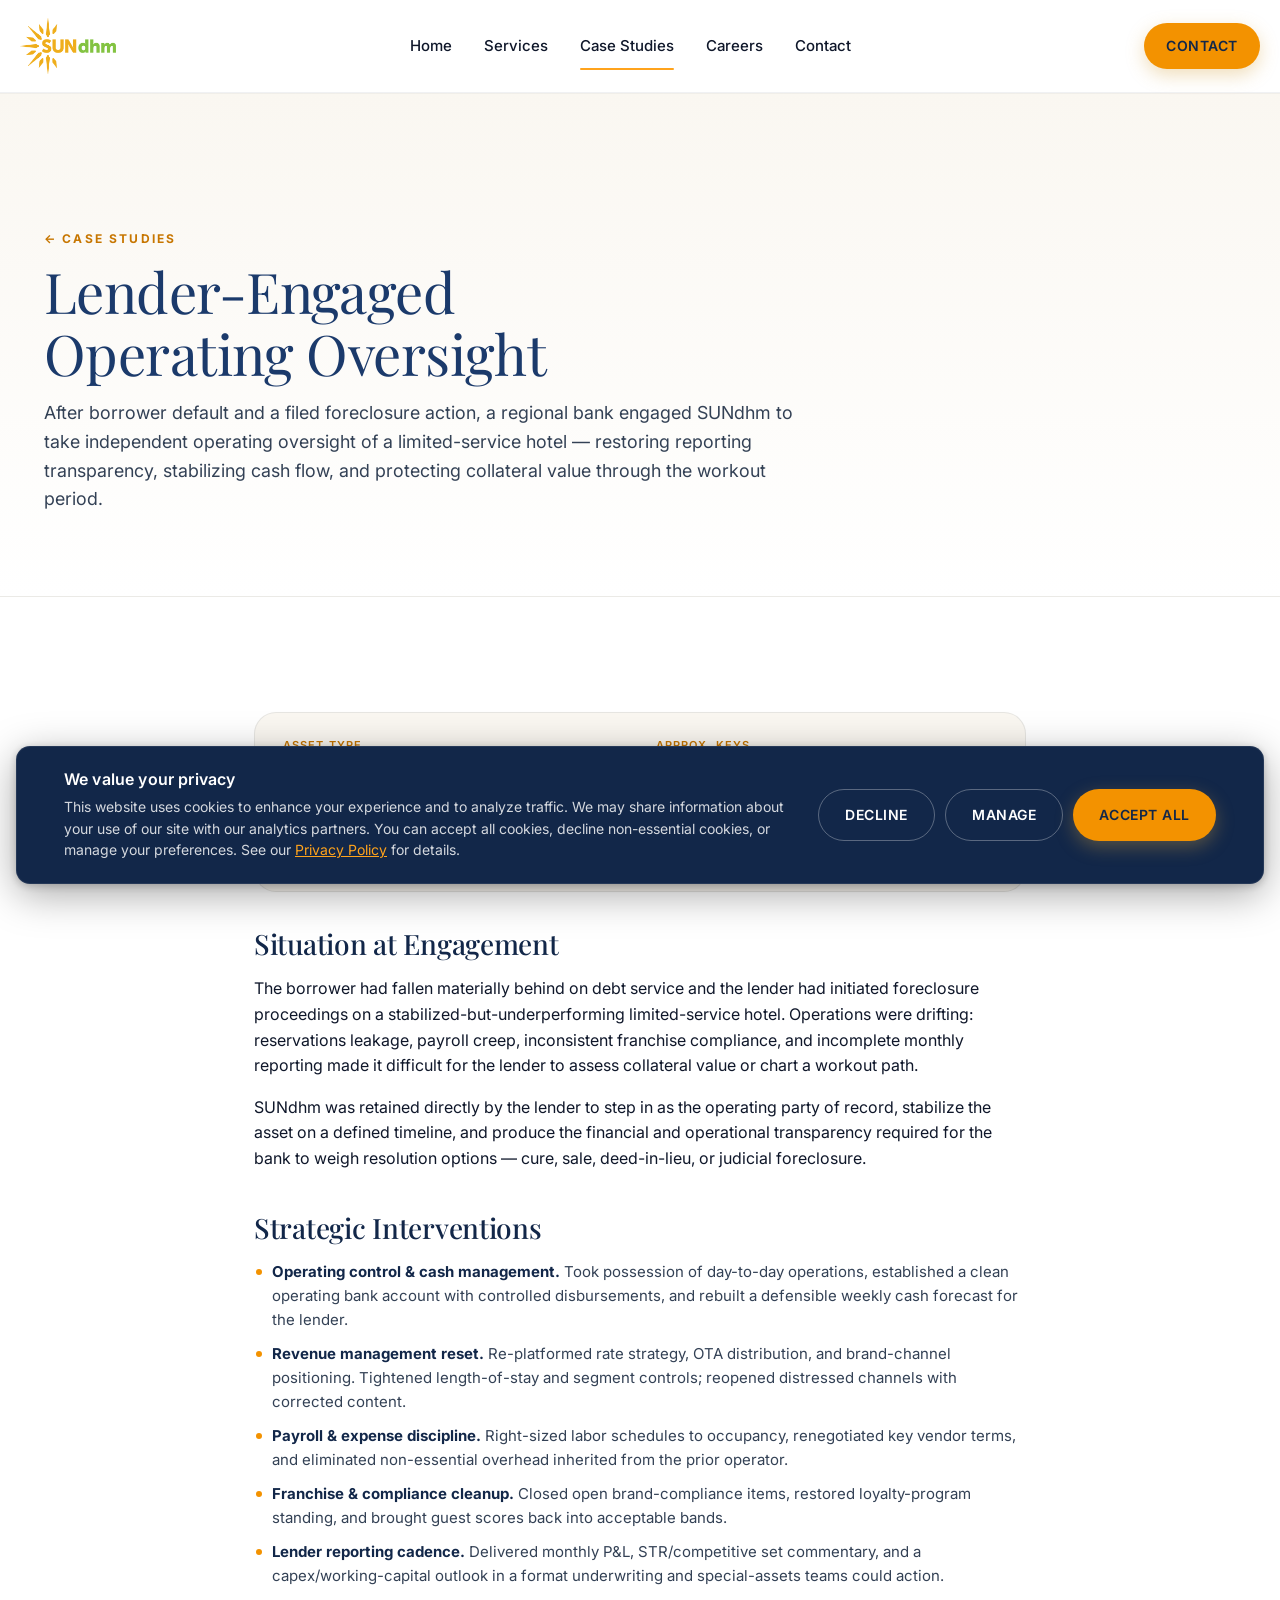
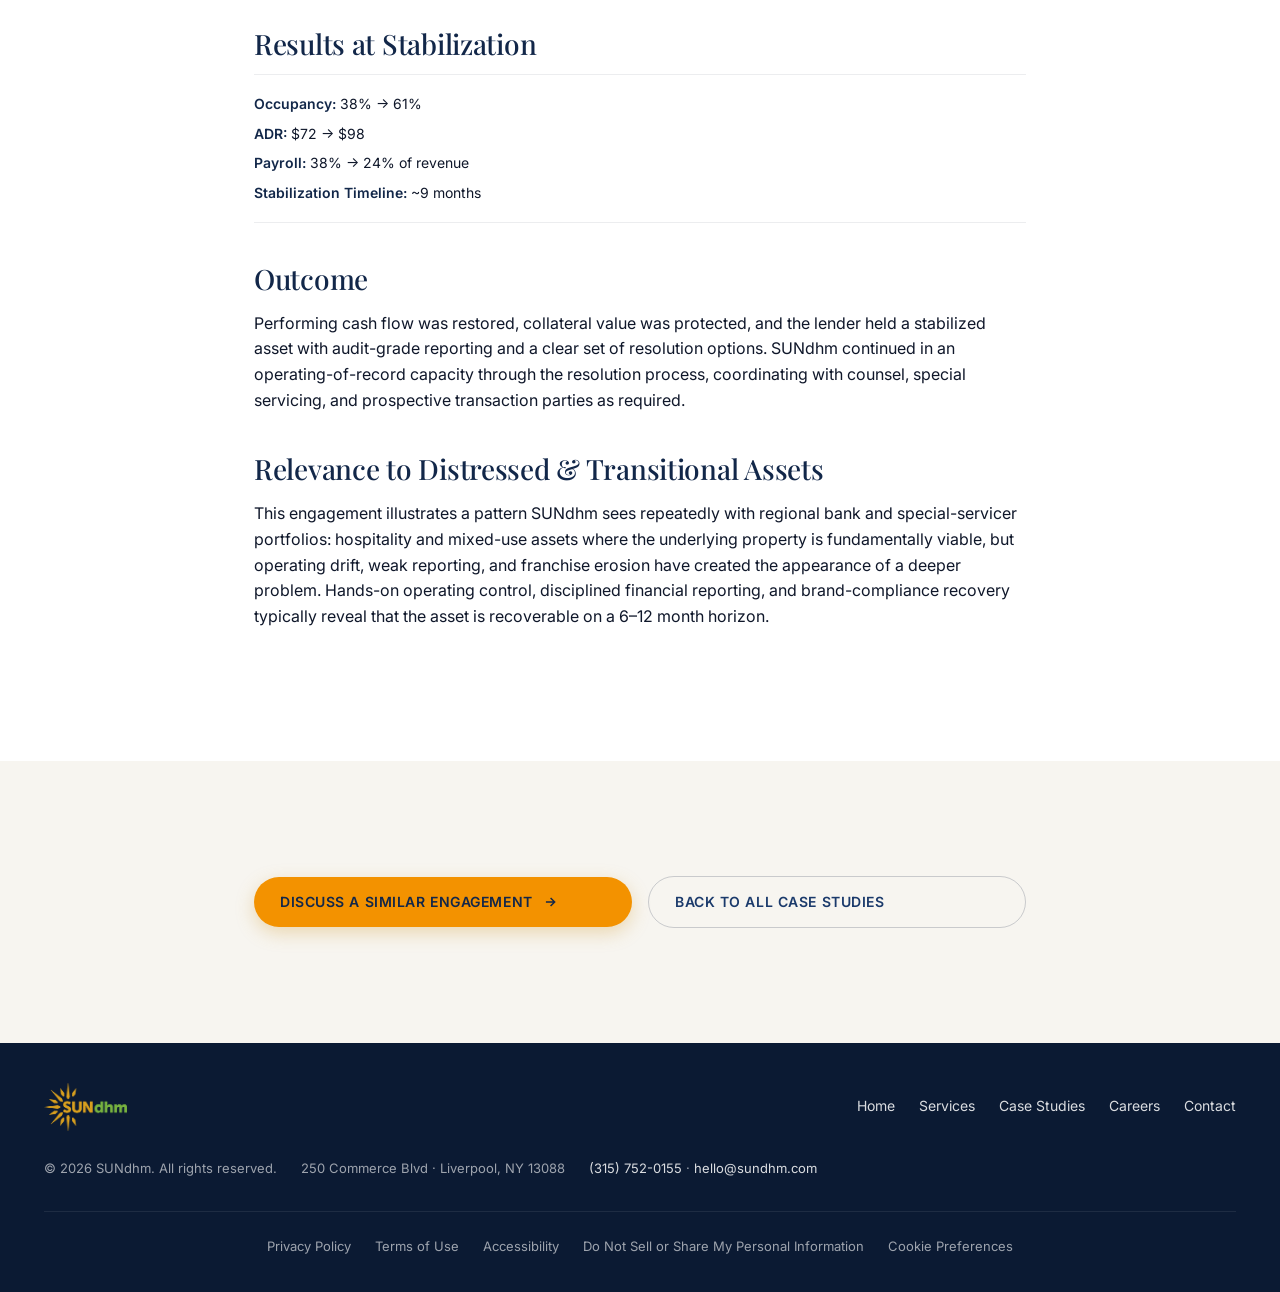
<file: case-lender.html>
<!doctype html>
<html lang="en">
<head>
<meta charset="utf-8" />
<meta name="viewport" content="width=device-width,initial-scale=1" />
<title>Lender-Engaged Hotel Operating Oversight — Case Study · SUNdhm</title>
<meta name="description" content="Lender-engaged operating oversight of a limited-service hotel during workout — occupancy 38%→61%, ADR $72→$98, payroll 38%→24%, ~9 months to stabilization. Representative SUNdhm engagement in New York." />
<link rel="canonical" href="https://www.sundhm.com/case-lender.html" />

<meta name="geo.region" content="US-NY" />
<meta name="geo.placename" content="Liverpool" />
<meta name="author" content="SUNdhm" />
<meta name="robots" content="index, follow, max-image-preview:large, max-snippet:-1" />

<meta property="og:type" content="website" />
<meta property="og:site_name" content="SUNdhm" />
<meta property="og:locale" content="en_US" />
<meta property="og:title" content="Lender-Engaged Hotel Operating Oversight — Case Study · SUNdhm" />
<meta property="og:description" content="Lender-engaged operating oversight of a limited-service hotel during workout — occupancy 38%→61%, ADR $72→$98, payroll 38%→24%, ~9 months to stabilization. Representative SUNdhm engagement in New York." />
<meta property="og:url" content="https://www.sundhm.com/case-lender.html" />
<meta property="og:image" content="https://www.sundhm.com/assets/images/hero-hotel.jpg" />

<meta name="twitter:card" content="summary_large_image" />
<meta name="twitter:title" content="Lender-Engaged Hotel Operating Oversight — Case Study · SUNdhm" />
<meta name="twitter:description" content="Lender-engaged operating oversight of a limited-service hotel during workout — occupancy 38%→61%, ADR $72→$98, payroll 38%→24%, ~9 months to stabilization. Representative SUNdhm engagement in New York." />
<meta name="twitter:image" content="https://www.sundhm.com/assets/images/hero-hotel.jpg" />

<link rel="icon" href="./assets/images/favicon.ico" />
<link rel="apple-touch-icon" href="./assets/images/logo-mark.png" />
<link rel="preconnect" href="https://fonts.googleapis.com" />
<link rel="preconnect" href="https://fonts.gstatic.com" crossorigin />
<link href="https://fonts.googleapis.com/css2?family=Inter:wght@400;500;600;700&family=Playfair+Display:ital,wght@0,400;0,500;0,600;1,400&display=swap" rel="stylesheet" />
<link rel="stylesheet" href="./style.css?v=1778507749" />

<script type="application/ld+json">
{
  "@context": "https://schema.org",
  "@type": ["LocalBusiness", "RealEstateAgent"],
  "@id": "https://www.sundhm.com/#organization",
  "name": "SUNdhm",
  "alternateName": "SUNdhm Hospitality & Real Estate",
  "description": "Hospitality and real estate operator in Central New York. Hotel management, apartments and multi-family, Airbnb and short-term rentals, third-party property management, house flipping, banquet and catering, restoration services, and court-appointed receivership.",
  "url": "https://www.sundhm.com",
  "logo": "https://www.sundhm.com/assets/images/logo.png",
  "image": "https://www.sundhm.com/assets/images/hero-hotel.jpg",
  "email": "hello@sundhm.com",
  "telephone": "+1-315-752-0155",
  "priceRange": "$$",
  "address": {
    "@type": "PostalAddress",
    "streetAddress": "250 Commerce Blvd",
    "addressLocality": "Liverpool",
    "addressRegion": "NY",
    "postalCode": "13088",
    "addressCountry": "US"
  },
  "geo": {
    "@type": "GeoCoordinates",
    "latitude": 43.1062,
    "longitude": -76.2177
  },
  "areaServed": [
    { "@type": "State", "name": "New York" },
    { "@type": "City", "name": "Syracuse" },
    { "@type": "City", "name": "Liverpool" },
    { "@type": "City", "name": "Cicero" },
    { "@type": "AdministrativeArea", "name": "Onondaga County" },
    { "@type": "AdministrativeArea", "name": "Central New York" },
    { "@type": "AdministrativeArea", "name": "Upstate New York" }
  ],
  "openingHoursSpecification": [{
    "@type": "OpeningHoursSpecification",
    "dayOfWeek": ["Monday","Tuesday","Wednesday","Thursday","Friday"],
    "opens": "09:00",
    "closes": "17:00"
  }],
  "sameAs": [],
  "hasOfferCatalog": {
    "@type": "OfferCatalog",
    "name": "SUNdhm Services",
    "itemListElement": [
      { "@type": "Offer", "itemOffered": { "@type": "Service", "name": "Hotel Management", "url": "https://www.sundhm.com/services.html#hotel-management" } },
      { "@type": "Offer", "itemOffered": { "@type": "Service", "name": "Apartments & Multi-Family Management", "url": "https://www.sundhm.com/services.html#apartments" } },
      { "@type": "Offer", "itemOffered": { "@type": "Service", "name": "Airbnb & Short-Term Rental Operations", "url": "https://www.sundhm.com/services.html#str" } },
      { "@type": "Offer", "itemOffered": { "@type": "Service", "name": "Third-Party Property Management", "url": "https://www.sundhm.com/services.html#property-management" } },
      { "@type": "Offer", "itemOffered": { "@type": "Service", "name": "House Flipping & Real Estate Development", "url": "https://www.sundhm.com/services.html#flipping" } },
      { "@type": "Offer", "itemOffered": { "@type": "Service", "name": "Banquet & Catering", "url": "https://www.sundhm.com/services.html#banquet" } },
      { "@type": "Offer", "itemOffered": { "@type": "Service", "name": "Restoration Services (PuroClean of Syracuse North)", "url": "https://www.sundhm.com/services.html#restoration" } },
      { "@type": "Offer", "itemOffered": { "@type": "Service", "name": "Receivership & Special Assets", "url": "https://www.sundhm.com/services.html#receivership" } },
      { "@type": "Offer", "itemOffered": { "@type": "Service", "name": "Mortgage Dispute & Workout Guidance", "url": "https://www.sundhm.com/services.html#mortgage-disputes" } }
    ]
  }
}
</script>
<script type="application/ld+json">
{
  "@context": "https://schema.org",
  "@type": "BreadcrumbList",
  "itemListElement": [
    { "@type": "ListItem", "position": 1, "name": "Home", "item": "https://www.sundhm.com/" },
    { "@type": "ListItem", "position": 2, "name": "Case Studies", "item": "https://www.sundhm.com/case-studies.html" },
    { "@type": "ListItem", "position": 3, "name": "Lender Oversight", "item": "https://www.sundhm.com/case-lender.html" }
  ]
}
</script>
<script type="application/ld+json">
{
  "@context": "https://schema.org",
  "@type": "Article",
  "headline": "Lender-Engaged Hotel Operating Oversight",
  "description": "Operating oversight of a limited-service hotel during a workout — stabilized cash flow, restored reporting, collateral value protected.",
  "author": { "@id": "https://www.sundhm.com/#organization" },
  "publisher": { "@id": "https://www.sundhm.com/#organization" },
  "mainEntityOfPage": "https://www.sundhm.com/case-lender.html"
}
</script>
</head>
<body class="sundhm">
<a class="skip-link" href="#main">Skip to main content</a>
<header class="sd-header sd-header--solid" id="top">
  <div class="container sd-header__inner">
    <a href="./index.html" class="sd-header__logo" aria-label="SUNdhm home">
      <img src="./assets/images/logo.png" alt="SUNdhm" width="120" height="70" />
    </a>
    <nav class="sd-header__nav" aria-label="Primary">
      <a href="./index.html">Home</a>
      <a href="./services.html">Services</a>
      <a href="./case-studies.html" class="is-active">Case Studies</a>
      <a href="./careers.html">Careers</a>
      <a href="./contact.html">Contact</a>
    </nav>
    <a class="btn btn--gold sd-header__cta" href="./contact.html">Contact</a>
    <button class="sd-header__menu-btn" aria-label="Open menu" id="menuBtn" aria-expanded="false" aria-controls="mobileNav">
      <svg width="24" height="24" viewBox="0 0 24 24" fill="none" stroke="currentColor" stroke-width="2"><path d="M4 6h16M4 12h16M4 18h16"/></svg>
    </button>
  </div>
</header>

<!-- Mobile nav: scrim + half-popout drawer (sibling of header so position:fixed isn't contained by header's backdrop-filter) -->
<div class="sd-mobile-nav__scrim" id="mobileNavScrim" aria-hidden="true"></div>
<nav class="sd-mobile-nav" id="mobileNav" aria-label="Mobile" aria-hidden="true">
  <div class="sd-mobile-nav__top">
    <a href="./index.html" class="sd-mobile-nav__logo" aria-label="SUNdhm home">
      <img src="./assets/images/logo.png" alt="SUNdhm" width="100" height="58" />
    </a>
    <button class="sd-mobile-nav__close" aria-label="Close menu" id="menuClose">
      <svg width="28" height="28" viewBox="0 0 24 24" fill="none" stroke="currentColor" stroke-width="2"><path d="M18 6L6 18M6 6l12 12"/></svg>
    </button>
  </div>
  <div class="sd-mobile-nav__links">
    <a href="./index.html">Home</a>
    <a href="./services.html">Services</a>
    <a href="./case-studies.html">Case Studies</a>
    <a href="./careers.html">Careers</a>
    <a href="./contact.html">Contact</a>
  </div>
  <div class="sd-mobile-nav__foot">
    <a class="btn btn--gold" href="./contact.html">Get in touch</a>
    <p class="sd-mobile-nav__meta"><a href="tel:+13157520155">(315) 752-0155</a><br/><a href="mailto:hello@sundhm.com">hello@sundhm.com</a></p>
  </div>
</nav>
<main id="main" tabindex="-1">

<section class="page-hero">
  <div class="container">
    <p class="eyebrow"><a href="./case-studies.html" style="color: inherit; text-decoration: none;">← Case Studies</a></p>
    <h1 class="serif">Lender-Engaged Operating Oversight</h1>
    <p class="lead" style="max-width: 760px; margin-top: 16px;">After borrower default and a filed foreclosure action, a regional bank engaged SUNdhm to take independent operating oversight of a limited-service hotel — restoring reporting transparency, stabilizing cash flow, and protecting collateral value through the workout period.</p>
  </div>
</section>

<section class="section">
  <div class="container" style="max-width: 820px;">

    <div class="case-detail__grid">
      <div class="case-detail__meta-block">
        <p class="card__meta">Asset Type</p>
        <p class="case-detail__meta-val">Limited-Service Hotel — New York</p>
      </div>
      <div class="case-detail__meta-block">
        <p class="card__meta">Approx. Keys</p>
        <p class="case-detail__meta-val">~80</p>
      </div>
      <div class="case-detail__meta-block">
        <p class="card__meta">Lender Profile</p>
        <p class="case-detail__meta-val">Regional bank, conventional CRE loan</p>
      </div>
      <div class="case-detail__meta-block">
        <p class="card__meta">SUNdhm Role</p>
        <p class="case-detail__meta-val">Lender-introduced operator &amp; workout advisor</p>
      </div>
    </div>

    <h2 class="serif case-detail__h2">Situation at Engagement</h2>
    <p>The borrower had fallen materially behind on debt service and the lender had initiated foreclosure proceedings on a stabilized-but-underperforming limited-service hotel. Operations were drifting: reservations leakage, payroll creep, inconsistent franchise compliance, and incomplete monthly reporting made it difficult for the lender to assess collateral value or chart a workout path.</p>
    <p>SUNdhm was retained directly by the lender to step in as the operating party of record, stabilize the asset on a defined timeline, and produce the financial and operational transparency required for the bank to weigh resolution options — cure, sale, deed-in-lieu, or judicial foreclosure.</p>

    <h2 class="serif case-detail__h2">Strategic Interventions</h2>
    <ul class="spec-list">
      <li><strong>Operating control &amp; cash management.</strong> Took possession of day-to-day operations, established a clean operating bank account with controlled disbursements, and rebuilt a defensible weekly cash forecast for the lender.</li>
      <li><strong>Revenue management reset.</strong> Re-platformed rate strategy, OTA distribution, and brand-channel positioning. Tightened length-of-stay and segment controls; reopened distressed channels with corrected content.</li>
      <li><strong>Payroll &amp; expense discipline.</strong> Right-sized labor schedules to occupancy, renegotiated key vendor terms, and eliminated non-essential overhead inherited from the prior operator.</li>
      <li><strong>Franchise &amp; compliance cleanup.</strong> Closed open brand-compliance items, restored loyalty-program standing, and brought guest scores back into acceptable bands.</li>
      <li><strong>Lender reporting cadence.</strong> Delivered monthly P&amp;L, STR/competitive set commentary, and a capex/working-capital outlook in a format underwriting and special-assets teams could action.</li>
    </ul>

    <h2 class="serif case-detail__h2">Results at Stabilization</h2>
    <ul class="case-card__metrics" style="margin-top: 8px;">
      <li><strong>Occupancy:</strong> 38% → 61%</li>
      <li><strong>ADR:</strong> $72 → $98</li>
      <li><strong>Payroll:</strong> 38% → 24% of revenue</li>
      <li><strong>Stabilization Timeline:</strong> ~9 months</li>
    </ul>

    <h2 class="serif case-detail__h2">Outcome</h2>
    <p>Performing cash flow was restored, collateral value was protected, and the lender held a stabilized asset with audit-grade reporting and a clear set of resolution options. SUNdhm continued in an operating-of-record capacity through the resolution process, coordinating with counsel, special servicing, and prospective transaction parties as required.</p>

    <h2 class="serif case-detail__h2">Relevance to Distressed &amp; Transitional Assets</h2>
    <p>This engagement illustrates a pattern SUNdhm sees repeatedly with regional bank and special-servicer portfolios: hospitality and mixed-use assets where the underlying property is fundamentally viable, but operating drift, weak reporting, and franchise erosion have created the appearance of a deeper problem. Hands-on operating control, disciplined financial reporting, and brand-compliance recovery typically reveal that the asset is recoverable on a 6–12 month horizon.</p>

  </div>
</section>

<section class="section section--soft">
  <div class="container" style="max-width: 820px;">
    <div class="grid grid-2" style="gap: 16px;">
      <a class="btn btn--gold" href="./contact.html">Discuss a similar engagement <svg class="arrow" width="14" height="14" viewBox="0 0 24 24" fill="none" stroke="currentColor" stroke-width="2.5"><path d="M5 12h14M13 5l7 7-7 7"/></svg></a>
      <a class="btn btn--ghost" href="./case-studies.html">Back to all case studies</a>
    </div>
  </div>
</section>

</main>
<footer class="sd-footer">
  <div class="container">
    <div class="sd-footer__inner">
      <a href="./index.html" class="sd-footer__logo">
        <img src="./assets/images/logo.png" alt="SUNdhm" width="100" height="58" />
      </a>
      <nav class="sd-footer__nav" aria-label="Footer">
        <a href="./index.html">Home</a>
        <a href="./services.html">Services</a>
        <a href="./case-studies.html">Case Studies</a>
        <a href="./careers.html">Careers</a>
        <a href="./contact.html">Contact</a>
      </nav>
      <div class="sd-footer__meta">
        <span>© <span id="year"></span> SUNdhm. All rights reserved.</span>
        <span>250 Commerce Blvd · Liverpool, NY 13088</span>
        <span><a href="tel:+13157520155">(315) 752-0155</a> · <a href="mailto:hello@sundhm.com">hello@sundhm.com</a></span>
      </div>
    </div>
    <div class="sd-footer__legal">
      <a href="./privacy.html">Privacy Policy</a>
      <a href="./terms.html">Terms of Use</a>
      <a href="./accessibility.html">Accessibility</a>
      <a href="./privacy.html#privacy-requests">Do Not Sell or Share My Personal Information</a>
      <a href="#" id="cookieReopen">Cookie Preferences</a>
    </div>
  </div>
</footer>

<!-- Cookie consent banner (US compliance / CCPA-ready) -->
<div id="cookieBanner" class="cookie-banner" hidden role="dialog" aria-label="Cookie consent" aria-live="polite">
  <div class="cookie-banner__inner">
    <div class="cookie-banner__body">
      <h3 class="cookie-banner__title">We value your privacy</h3>
      <p>This website uses cookies to enhance your experience and to analyze traffic. We may share information about your use of our site with our analytics partners. You can accept all cookies, decline non-essential cookies, or manage your preferences. See our <a href="./privacy.html">Privacy Policy</a> for details.</p>
    </div>
    <div class="cookie-banner__actions">
      <button type="button" class="btn btn--ghost" id="cookieDecline">Decline</button>
      <button type="button" class="btn btn--ghost" id="cookieManage">Manage</button>
      <button type="button" class="btn btn--gold" id="cookieAccept">Accept all</button>
    </div>
  </div>
</div>

<!-- Cookie preferences modal -->
<div id="cookieModal" class="cookie-modal" hidden role="dialog" aria-modal="true" aria-labelledby="cookieModalTitle">
  <div class="cookie-modal__backdrop" id="cookieModalBackdrop"></div>
  <div class="cookie-modal__panel">
    <button type="button" class="cookie-modal__close" id="cookieModalClose" aria-label="Close">
      <svg width="22" height="22" viewBox="0 0 24 24" fill="none" stroke="currentColor" stroke-width="2"><path d="M18 6L6 18M6 6l12 12"/></svg>
    </button>
    <h3 id="cookieModalTitle" class="serif">Cookie preferences</h3>
    <p>Choose which cookies you allow. Your preferences are saved on this device and apply only to sundhm.com.</p>
    <div class="cookie-row">
      <div>
        <strong>Strictly necessary</strong>
        <p>Required for the site to function (security, navigation, form submission). Cannot be disabled.</p>
      </div>
      <span class="cookie-toggle cookie-toggle--locked">Always on</span>
    </div>
    <label class="cookie-row">
      <div>
        <strong>Analytics</strong>
        <p>Helps us understand how visitors use our site so we can improve it. Anonymous and aggregated.</p>
      </div>
      <input type="checkbox" id="prefAnalytics" class="cookie-toggle__input" />
      <span class="cookie-toggle"><span class="cookie-toggle__dot"></span></span>
    </label>
    <label class="cookie-row">
      <div>
        <strong>Marketing</strong>
        <p>Used by our advertising partners to show relevant ads on other sites. Disabled by default.</p>
      </div>
      <input type="checkbox" id="prefMarketing" class="cookie-toggle__input" />
      <span class="cookie-toggle"><span class="cookie-toggle__dot"></span></span>
    </label>
    <div class="cookie-modal__actions">
      <button type="button" class="btn btn--ghost" id="cookieRejectAll">Reject non-essential</button>
      <button type="button" class="btn btn--gold" id="cookieSavePrefs">Save preferences</button>
    </div>
  </div>
</div>

<script>
  document.getElementById('year').textContent = new Date().getFullYear();

  const menuBtn = document.getElementById('menuBtn');
  const mobileNav = document.getElementById('mobileNav');
  const menuClose = document.getElementById('menuClose');
  const scrim = document.getElementById('mobileNavScrim');
  function openMobileNav() {
    if (mobileNav) {
      mobileNav.classList.add('is-open');
      mobileNav.setAttribute('aria-hidden', 'false');
    }
    if (scrim) scrim.classList.add('is-open');
    if (menuBtn) menuBtn.setAttribute('aria-expanded', 'true');
    document.documentElement.classList.add('nav-locked');
  }
  function closeMobileNav() {
    if (mobileNav) {
      mobileNav.classList.remove('is-open');
      mobileNav.setAttribute('aria-hidden', 'true');
    }
    if (scrim) scrim.classList.remove('is-open');
    if (menuBtn) menuBtn.setAttribute('aria-expanded', 'false');
    document.documentElement.classList.remove('nav-locked');
  }
  if (menuBtn) menuBtn.addEventListener('click', openMobileNav);
  if (menuClose) menuClose.addEventListener('click', closeMobileNav);
  if (scrim) scrim.addEventListener('click', closeMobileNav);
  document.querySelectorAll('.sd-mobile-nav a').forEach(a => a.addEventListener('click', closeMobileNav));
  document.addEventListener('keydown', (e) => { if (e.key === 'Escape' && mobileNav && mobileNav.classList.contains('is-open')) closeMobileNav(); });

  const header = document.querySelector('.sd-header');
  const setHeaderState = () => {
    if (window.scrollY > 40) header.classList.add('is-scrolled');
    else header.classList.remove('is-scrolled');
  };
  setHeaderState();
  window.addEventListener('scroll', setHeaderState, { passive: true });

  const io = new IntersectionObserver((entries) => {
    entries.forEach(e => { if (e.isIntersecting) { e.target.classList.add('is-visible'); io.unobserve(e.target); } });
  }, { threshold: 0.12 });
  document.querySelectorAll('.reveal').forEach(el => io.observe(el));

  document.querySelectorAll('.svc-card').forEach(card => {
    const head = card.querySelector('.svc-card__head');
    if (!head) return;
    head.addEventListener('click', () => {
      const open = card.classList.toggle('is-open');
      head.setAttribute('aria-expanded', open ? 'true' : 'false');
    });
  });

  // ============ Cookie consent ============
  (function(){
    const KEY = 'sundhm_cookie_consent_v1';
    const banner = document.getElementById('cookieBanner');
    const modal  = document.getElementById('cookieModal');
    const accept = document.getElementById('cookieAccept');
    const decline= document.getElementById('cookieDecline');
    const manage = document.getElementById('cookieManage');
    const reopen = document.getElementById('cookieReopen');
    const close  = document.getElementById('cookieModalClose');
    const back   = document.getElementById('cookieModalBackdrop');
    const save   = document.getElementById('cookieSavePrefs');
    const reject = document.getElementById('cookieRejectAll');
    const prefA  = document.getElementById('prefAnalytics');
    const prefM  = document.getElementById('prefMarketing');
    if (!banner) return;

    // Safe storage shim with in-memory fallback for sandboxed iframes that block storage APIs.
    var memStore = {};
    var storage = (function(){
      try {
        var s = window['local' + 'Storage'];
        var t = '__sundhm_test__';
        s.setItem(t, '1'); s.removeItem(t);
        return { get: function(k){ return s.getItem(k); }, set: function(k,v){ s.setItem(k,v); } };
      } catch(e){
        return { get: function(k){ return memStore[k] || null; }, set: function(k,v){ memStore[k] = v; } };
      }
    })();

    function read() {
      try { return JSON.parse(storage.get(KEY) || 'null'); } catch(e) { return null; }
    }
    function write(state) {
      state.timestamp = new Date().toISOString();
      storage.set(KEY, JSON.stringify(state));
      // Hook for analytics: gate any tracking scripts on state.analytics === true
      window.dispatchEvent(new CustomEvent('cookieconsent', { detail: state }));
    }
    function showBanner(){ banner.hidden = false; }
    function hideBanner(){ banner.hidden = true; }
    function showModal(){
      const cur = read() || { analytics:false, marketing:false };
      if (prefA) prefA.checked = !!cur.analytics;
      if (prefM) prefM.checked = !!cur.marketing;
      modal.hidden = false;
      document.body.style.overflow = 'hidden';
    }
    function hideModal(){ modal.hidden = true; document.body.style.overflow = ''; }

    if (!read()) showBanner();

    accept && accept.addEventListener('click', () => {
      write({ necessary:true, analytics:true, marketing:true, choice:'accept-all' });
      hideBanner();
    });
    decline && decline.addEventListener('click', () => {
      write({ necessary:true, analytics:false, marketing:false, choice:'decline' });
      hideBanner();
    });
    manage && manage.addEventListener('click', showModal);
    reopen && reopen.addEventListener('click', (e) => { e.preventDefault(); showModal(); });
    close && close.addEventListener('click', hideModal);
    back && back.addEventListener('click', hideModal);
    save && save.addEventListener('click', () => {
      write({ necessary:true, analytics: !!(prefA && prefA.checked), marketing: !!(prefM && prefM.checked), choice:'custom' });
      hideModal(); hideBanner();
    });
    reject && reject.addEventListener('click', () => {
      write({ necessary:true, analytics:false, marketing:false, choice:'reject-all' });
      hideModal(); hideBanner();
    });

    // Public consent helper for future analytics/pixels.
    // Usage: SundhmConsent.onAnalytics(function(){ /* load GA */ });
    //        SundhmConsent.onMarketing(function(){ /* load Meta pixel */ });
    window.SundhmConsent = {
      get: read,
      has: function(cat){ var s = read(); return !!(s && s[cat]); },
      onAnalytics: function(cb){
        if (this.has('analytics')) { try { cb(); } catch(e){} return; }
        window.addEventListener('cookieconsent', function once(e){
          if (e.detail && e.detail.analytics) { window.removeEventListener('cookieconsent', once); try { cb(); } catch(err){} }
        });
      },
      onMarketing: function(cb){
        if (this.has('marketing')) { try { cb(); } catch(e){} return; }
        window.addEventListener('cookieconsent', function once(e){
          if (e.detail && e.detail.marketing) { window.removeEventListener('cookieconsent', once); try { cb(); } catch(err){} }
        });
      }
    };
  })();
</script>
</body>
</html>
</file>
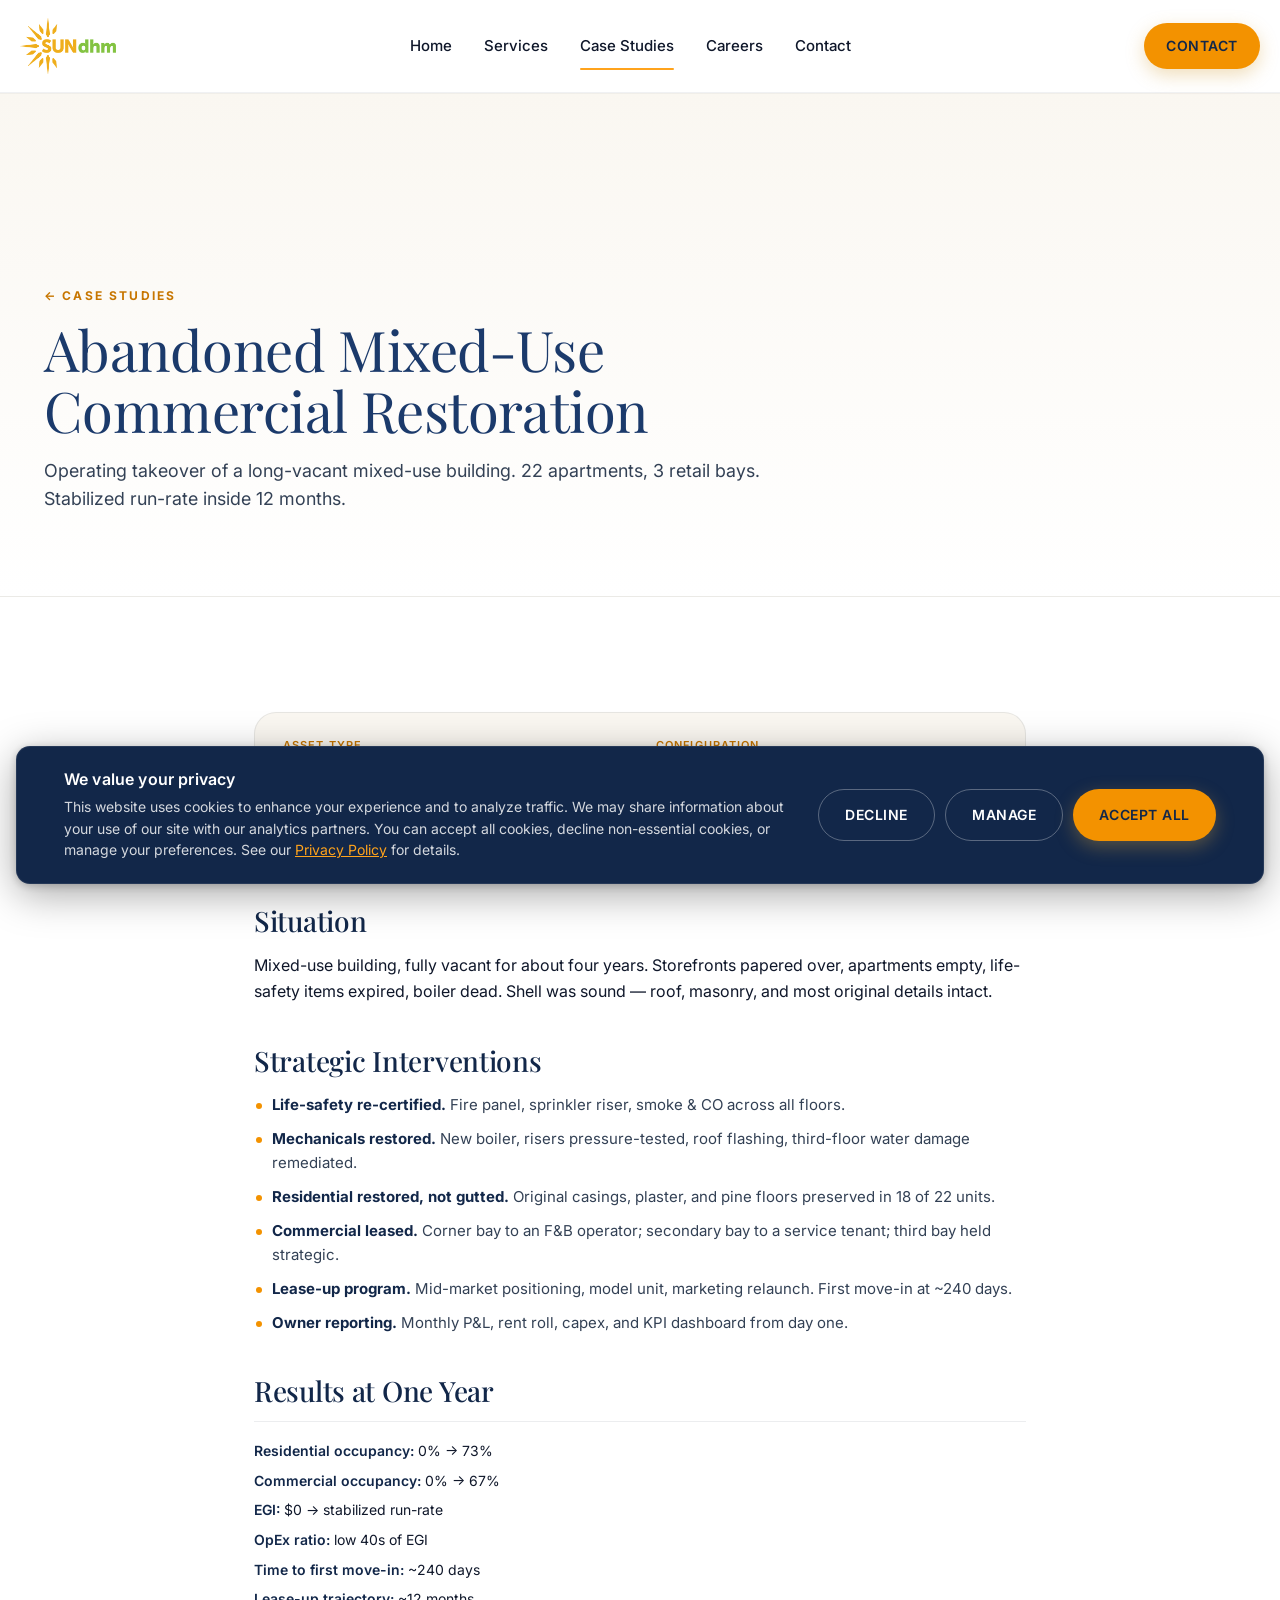
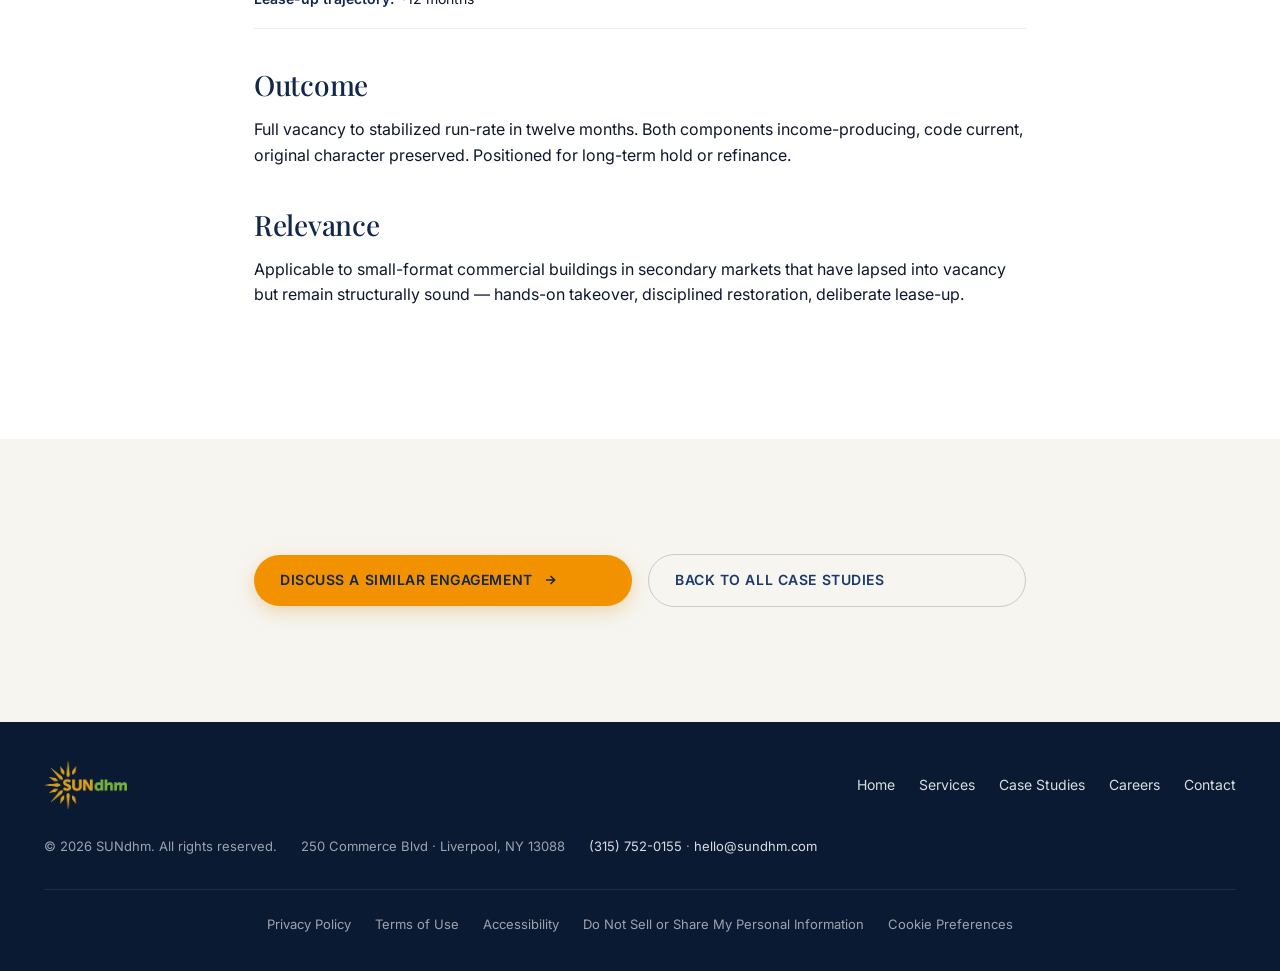
<file: case-mixed-use.html>
<!doctype html>
<html lang="en">
<head>
<meta charset="utf-8" />
<meta name="viewport" content="width=device-width,initial-scale=1" />
<title>Abandoned Mixed-Use Commercial Restoration — Case Study · SUNdhm</title>
<meta name="description" content="Operating takeover of a long-vacant mixed-use commercial building in Upstate New York — 22 apartments, 3 retail bays, ~4 years vacant. Residential occupancy 0%→73%, commercial 0%→67%, ~12 months to stabilized run-rate." />
<link rel="canonical" href="https://www.sundhm.com/case-mixed-use.html" />

<meta name="geo.region" content="US-NY" />
<meta name="geo.placename" content="Liverpool" />
<meta name="author" content="SUNdhm" />
<meta name="robots" content="index, follow, max-image-preview:large, max-snippet:-1" />

<meta property="og:type" content="website" />
<meta property="og:site_name" content="SUNdhm" />
<meta property="og:locale" content="en_US" />
<meta property="og:title" content="Abandoned Mixed-Use Commercial Restoration — Case Study · SUNdhm" />
<meta property="og:description" content="Operating takeover of a long-vacant mixed-use commercial building in Upstate New York — 22 apartments, 3 retail bays, ~4 years vacant. Residential occupancy 0%→73%, commercial 0%→67%, ~12 months to stabilized run-rate." />
<meta property="og:url" content="https://www.sundhm.com/case-mixed-use.html" />
<meta property="og:image" content="https://www.sundhm.com/assets/images/hero-hotel.jpg" />

<meta name="twitter:card" content="summary_large_image" />
<meta name="twitter:title" content="Abandoned Mixed-Use Commercial Restoration — Case Study · SUNdhm" />
<meta name="twitter:description" content="Operating takeover of a long-vacant mixed-use commercial building in Upstate New York — 22 apartments, 3 retail bays, ~4 years vacant. Residential occupancy 0%→73%, commercial 0%→67%, ~12 months to stabilized run-rate." />
<meta name="twitter:image" content="https://www.sundhm.com/assets/images/hero-hotel.jpg" />

<link rel="icon" href="./assets/images/favicon.ico" />
<link rel="apple-touch-icon" href="./assets/images/logo-mark.png" />
<link rel="preconnect" href="https://fonts.googleapis.com" />
<link rel="preconnect" href="https://fonts.gstatic.com" crossorigin />
<link href="https://fonts.googleapis.com/css2?family=Inter:wght@400;500;600;700&family=Playfair+Display:ital,wght@0,400;0,500;0,600;1,400&display=swap" rel="stylesheet" />
<link rel="stylesheet" href="./style.css?v=1778507749" />

<script type="application/ld+json">
{
  "@context": "https://schema.org",
  "@type": ["LocalBusiness", "RealEstateAgent"],
  "@id": "https://www.sundhm.com/#organization",
  "name": "SUNdhm",
  "alternateName": "SUNdhm Hospitality & Real Estate",
  "description": "Hospitality and real estate operator in Central New York. Hotel management, apartments and multi-family, Airbnb and short-term rentals, third-party property management, house flipping, banquet and catering, restoration services, and court-appointed receivership.",
  "url": "https://www.sundhm.com",
  "logo": "https://www.sundhm.com/assets/images/logo.png",
  "image": "https://www.sundhm.com/assets/images/hero-hotel.jpg",
  "email": "hello@sundhm.com",
  "telephone": "+1-315-752-0155",
  "priceRange": "$$",
  "address": {
    "@type": "PostalAddress",
    "streetAddress": "250 Commerce Blvd",
    "addressLocality": "Liverpool",
    "addressRegion": "NY",
    "postalCode": "13088",
    "addressCountry": "US"
  },
  "geo": {
    "@type": "GeoCoordinates",
    "latitude": 43.1062,
    "longitude": -76.2177
  },
  "areaServed": [
    { "@type": "State", "name": "New York" },
    { "@type": "City", "name": "Syracuse" },
    { "@type": "City", "name": "Liverpool" },
    { "@type": "City", "name": "Cicero" },
    { "@type": "AdministrativeArea", "name": "Onondaga County" },
    { "@type": "AdministrativeArea", "name": "Central New York" },
    { "@type": "AdministrativeArea", "name": "Upstate New York" }
  ],
  "openingHoursSpecification": [{
    "@type": "OpeningHoursSpecification",
    "dayOfWeek": ["Monday","Tuesday","Wednesday","Thursday","Friday"],
    "opens": "09:00",
    "closes": "17:00"
  }],
  "sameAs": [],
  "hasOfferCatalog": {
    "@type": "OfferCatalog",
    "name": "SUNdhm Services",
    "itemListElement": [
      { "@type": "Offer", "itemOffered": { "@type": "Service", "name": "Hotel Management", "url": "https://www.sundhm.com/services.html#hotel-management" } },
      { "@type": "Offer", "itemOffered": { "@type": "Service", "name": "Apartments & Multi-Family Management", "url": "https://www.sundhm.com/services.html#apartments" } },
      { "@type": "Offer", "itemOffered": { "@type": "Service", "name": "Airbnb & Short-Term Rental Operations", "url": "https://www.sundhm.com/services.html#str" } },
      { "@type": "Offer", "itemOffered": { "@type": "Service", "name": "Third-Party Property Management", "url": "https://www.sundhm.com/services.html#property-management" } },
      { "@type": "Offer", "itemOffered": { "@type": "Service", "name": "House Flipping & Real Estate Development", "url": "https://www.sundhm.com/services.html#flipping" } },
      { "@type": "Offer", "itemOffered": { "@type": "Service", "name": "Banquet & Catering", "url": "https://www.sundhm.com/services.html#banquet" } },
      { "@type": "Offer", "itemOffered": { "@type": "Service", "name": "Restoration Services (PuroClean of Syracuse North)", "url": "https://www.sundhm.com/services.html#restoration" } },
      { "@type": "Offer", "itemOffered": { "@type": "Service", "name": "Receivership & Special Assets", "url": "https://www.sundhm.com/services.html#receivership" } },
      { "@type": "Offer", "itemOffered": { "@type": "Service", "name": "Mortgage Dispute & Workout Guidance", "url": "https://www.sundhm.com/services.html#mortgage-disputes" } }
    ]
  }
}
</script>
<script type="application/ld+json">
{
  "@context": "https://schema.org",
  "@type": "BreadcrumbList",
  "itemListElement": [
    { "@type": "ListItem", "position": 1, "name": "Home", "item": "https://www.sundhm.com/" },
    { "@type": "ListItem", "position": 2, "name": "Case Studies", "item": "https://www.sundhm.com/case-studies.html" },
    { "@type": "ListItem", "position": 3, "name": "Mixed-Use Restoration", "item": "https://www.sundhm.com/case-mixed-use.html" }
  ]
}
</script>
<script type="application/ld+json">
{
  "@context": "https://schema.org",
  "@type": "Article",
  "headline": "Abandoned Mixed-Use Commercial Restoration",
  "description": "Operating takeover and restoration of a long-vacant mixed-use building. Stabilized run-rate inside 12 months.",
  "author": { "@id": "https://www.sundhm.com/#organization" },
  "publisher": { "@id": "https://www.sundhm.com/#organization" },
  "mainEntityOfPage": "https://www.sundhm.com/case-mixed-use.html"
}
</script>
</head>
<body class="sundhm">
<a class="skip-link" href="#main">Skip to main content</a>
<header class="sd-header sd-header--solid" id="top">
  <div class="container sd-header__inner">
    <a href="./index.html" class="sd-header__logo" aria-label="SUNdhm home">
      <img src="./assets/images/logo.png" alt="SUNdhm" width="120" height="70" />
    </a>
    <nav class="sd-header__nav" aria-label="Primary">
      <a href="./index.html">Home</a>
      <a href="./services.html">Services</a>
      <a href="./case-studies.html" class="is-active">Case Studies</a>
      <a href="./careers.html">Careers</a>
      <a href="./contact.html">Contact</a>
    </nav>
    <a class="btn btn--gold sd-header__cta" href="./contact.html">Contact</a>
    <button class="sd-header__menu-btn" aria-label="Open menu" id="menuBtn" aria-expanded="false" aria-controls="mobileNav">
      <svg width="24" height="24" viewBox="0 0 24 24" fill="none" stroke="currentColor" stroke-width="2"><path d="M4 6h16M4 12h16M4 18h16"/></svg>
    </button>
  </div>
</header>

<!-- Mobile nav: scrim + half-popout drawer (sibling of header so position:fixed isn't contained by header's backdrop-filter) -->
<div class="sd-mobile-nav__scrim" id="mobileNavScrim" aria-hidden="true"></div>
<nav class="sd-mobile-nav" id="mobileNav" aria-label="Mobile" aria-hidden="true">
  <div class="sd-mobile-nav__top">
    <a href="./index.html" class="sd-mobile-nav__logo" aria-label="SUNdhm home">
      <img src="./assets/images/logo.png" alt="SUNdhm" width="100" height="58" />
    </a>
    <button class="sd-mobile-nav__close" aria-label="Close menu" id="menuClose">
      <svg width="28" height="28" viewBox="0 0 24 24" fill="none" stroke="currentColor" stroke-width="2"><path d="M18 6L6 18M6 6l12 12"/></svg>
    </button>
  </div>
  <div class="sd-mobile-nav__links">
    <a href="./index.html">Home</a>
    <a href="./services.html">Services</a>
    <a href="./case-studies.html">Case Studies</a>
    <a href="./careers.html">Careers</a>
    <a href="./contact.html">Contact</a>
  </div>
  <div class="sd-mobile-nav__foot">
    <a class="btn btn--gold" href="./contact.html">Get in touch</a>
    <p class="sd-mobile-nav__meta"><a href="tel:+13157520155">(315) 752-0155</a><br/><a href="mailto:hello@sundhm.com">hello@sundhm.com</a></p>
  </div>
</nav>
<main id="main" tabindex="-1">

<section class="page-hero">
  <div class="container">
    <p class="eyebrow"><a href="./case-studies.html" style="color: inherit; text-decoration: none;">← Case Studies</a></p>
    <h1 class="serif">Abandoned Mixed-Use Commercial Restoration</h1>
    <p class="lead" style="max-width: 760px; margin-top: 16px;">Operating takeover of a long-vacant mixed-use building. 22 apartments, 3 retail bays. Stabilized run-rate inside 12 months.</p>
  </div>
</section>

<section class="section">
  <div class="container" style="max-width: 820px;">

    <div class="case-detail__grid">
      <div class="case-detail__meta-block">
        <p class="card__meta">Asset Type</p>
        <p class="case-detail__meta-val">Mixed-Use Commercial — Upstate New York</p>
      </div>
      <div class="case-detail__meta-block">
        <p class="card__meta">Configuration</p>
        <p class="case-detail__meta-val">22 residential units &middot; 3 retail bays</p>
      </div>
      <div class="case-detail__meta-block">
        <p class="card__meta">Condition at Takeover</p>
        <p class="case-detail__meta-val">~4 years vacant &middot; fully shuttered</p>
      </div>
      <div class="case-detail__meta-block">
        <p class="card__meta">SUNdhm Role</p>
        <p class="case-detail__meta-val">Operating takeover, restoration &amp; lease-up</p>
      </div>
    </div>

    <h2 class="serif case-detail__h2">Situation</h2>
    <p>Mixed-use building, fully vacant for about four years. Storefronts papered over, apartments empty, life-safety items expired, boiler dead. Shell was sound — roof, masonry, and most original details intact.</p>

    <h2 class="serif case-detail__h2">Strategic Interventions</h2>
    <ul class="spec-list">
      <li><strong>Life-safety re-certified.</strong> Fire panel, sprinkler riser, smoke &amp; CO across all floors.</li>
      <li><strong>Mechanicals restored.</strong> New boiler, risers pressure-tested, roof flashing, third-floor water damage remediated.</li>
      <li><strong>Residential restored, not gutted.</strong> Original casings, plaster, and pine floors preserved in 18 of 22 units.</li>
      <li><strong>Commercial leased.</strong> Corner bay to an F&amp;B operator; secondary bay to a service tenant; third bay held strategic.</li>
      <li><strong>Lease-up program.</strong> Mid-market positioning, model unit, marketing relaunch. First move-in at ~240 days.</li>
      <li><strong>Owner reporting.</strong> Monthly P&amp;L, rent roll, capex, and KPI dashboard from day one.</li>
    </ul>

    <h2 class="serif case-detail__h2">Results at One Year</h2>
    <ul class="case-card__metrics" style="margin-top: 8px;">
      <li><strong>Residential occupancy:</strong> 0% → 73%</li>
      <li><strong>Commercial occupancy:</strong> 0% → 67%</li>
      <li><strong>EGI:</strong> $0 → stabilized run-rate</li>
      <li><strong>OpEx ratio:</strong> low 40s of EGI</li>
      <li><strong>Time to first move-in:</strong> ~240 days</li>
      <li><strong>Lease-up trajectory:</strong> ~12 months</li>
    </ul>

    <h2 class="serif case-detail__h2">Outcome</h2>
    <p>Full vacancy to stabilized run-rate in twelve months. Both components income-producing, code current, original character preserved. Positioned for long-term hold or refinance.</p>

    <h2 class="serif case-detail__h2">Relevance</h2>
    <p>Applicable to small-format commercial buildings in secondary markets that have lapsed into vacancy but remain structurally sound — hands-on takeover, disciplined restoration, deliberate lease-up.</p>

  </div>
</section>

<section class="section section--soft">
  <div class="container" style="max-width: 820px;">
    <div class="grid grid-2" style="gap: 16px;">
      <a class="btn btn--gold" href="./contact.html">Discuss a similar engagement <svg class="arrow" width="14" height="14" viewBox="0 0 24 24" fill="none" stroke="currentColor" stroke-width="2.5"><path d="M5 12h14M13 5l7 7-7 7"/></svg></a>
      <a class="btn btn--ghost" href="./case-studies.html">Back to all case studies</a>
    </div>
  </div>
</section>

</main>
<footer class="sd-footer">
  <div class="container">
    <div class="sd-footer__inner">
      <a href="./index.html" class="sd-footer__logo">
        <img src="./assets/images/logo.png" alt="SUNdhm" width="100" height="58" />
      </a>
      <nav class="sd-footer__nav" aria-label="Footer">
        <a href="./index.html">Home</a>
        <a href="./services.html">Services</a>
        <a href="./case-studies.html">Case Studies</a>
        <a href="./careers.html">Careers</a>
        <a href="./contact.html">Contact</a>
      </nav>
      <div class="sd-footer__meta">
        <span>© <span id="year"></span> SUNdhm. All rights reserved.</span>
        <span>250 Commerce Blvd · Liverpool, NY 13088</span>
        <span><a href="tel:+13157520155">(315) 752-0155</a> · <a href="mailto:hello@sundhm.com">hello@sundhm.com</a></span>
      </div>
    </div>
    <div class="sd-footer__legal">
      <a href="./privacy.html">Privacy Policy</a>
      <a href="./terms.html">Terms of Use</a>
      <a href="./accessibility.html">Accessibility</a>
      <a href="./privacy.html#privacy-requests">Do Not Sell or Share My Personal Information</a>
      <a href="#" id="cookieReopen">Cookie Preferences</a>
    </div>
  </div>
</footer>

<!-- Cookie consent banner (US compliance / CCPA-ready) -->
<div id="cookieBanner" class="cookie-banner" hidden role="dialog" aria-label="Cookie consent" aria-live="polite">
  <div class="cookie-banner__inner">
    <div class="cookie-banner__body">
      <h3 class="cookie-banner__title">We value your privacy</h3>
      <p>This website uses cookies to enhance your experience and to analyze traffic. We may share information about your use of our site with our analytics partners. You can accept all cookies, decline non-essential cookies, or manage your preferences. See our <a href="./privacy.html">Privacy Policy</a> for details.</p>
    </div>
    <div class="cookie-banner__actions">
      <button type="button" class="btn btn--ghost" id="cookieDecline">Decline</button>
      <button type="button" class="btn btn--ghost" id="cookieManage">Manage</button>
      <button type="button" class="btn btn--gold" id="cookieAccept">Accept all</button>
    </div>
  </div>
</div>

<!-- Cookie preferences modal -->
<div id="cookieModal" class="cookie-modal" hidden role="dialog" aria-modal="true" aria-labelledby="cookieModalTitle">
  <div class="cookie-modal__backdrop" id="cookieModalBackdrop"></div>
  <div class="cookie-modal__panel">
    <button type="button" class="cookie-modal__close" id="cookieModalClose" aria-label="Close">
      <svg width="22" height="22" viewBox="0 0 24 24" fill="none" stroke="currentColor" stroke-width="2"><path d="M18 6L6 18M6 6l12 12"/></svg>
    </button>
    <h3 id="cookieModalTitle" class="serif">Cookie preferences</h3>
    <p>Choose which cookies you allow. Your preferences are saved on this device and apply only to sundhm.com.</p>
    <div class="cookie-row">
      <div>
        <strong>Strictly necessary</strong>
        <p>Required for the site to function (security, navigation, form submission). Cannot be disabled.</p>
      </div>
      <span class="cookie-toggle cookie-toggle--locked">Always on</span>
    </div>
    <label class="cookie-row">
      <div>
        <strong>Analytics</strong>
        <p>Helps us understand how visitors use our site so we can improve it. Anonymous and aggregated.</p>
      </div>
      <input type="checkbox" id="prefAnalytics" class="cookie-toggle__input" />
      <span class="cookie-toggle"><span class="cookie-toggle__dot"></span></span>
    </label>
    <label class="cookie-row">
      <div>
        <strong>Marketing</strong>
        <p>Used by our advertising partners to show relevant ads on other sites. Disabled by default.</p>
      </div>
      <input type="checkbox" id="prefMarketing" class="cookie-toggle__input" />
      <span class="cookie-toggle"><span class="cookie-toggle__dot"></span></span>
    </label>
    <div class="cookie-modal__actions">
      <button type="button" class="btn btn--ghost" id="cookieRejectAll">Reject non-essential</button>
      <button type="button" class="btn btn--gold" id="cookieSavePrefs">Save preferences</button>
    </div>
  </div>
</div>

<script>
  document.getElementById('year').textContent = new Date().getFullYear();

  const menuBtn = document.getElementById('menuBtn');
  const mobileNav = document.getElementById('mobileNav');
  const menuClose = document.getElementById('menuClose');
  const scrim = document.getElementById('mobileNavScrim');
  function openMobileNav() {
    if (mobileNav) {
      mobileNav.classList.add('is-open');
      mobileNav.setAttribute('aria-hidden', 'false');
    }
    if (scrim) scrim.classList.add('is-open');
    if (menuBtn) menuBtn.setAttribute('aria-expanded', 'true');
    document.documentElement.classList.add('nav-locked');
  }
  function closeMobileNav() {
    if (mobileNav) {
      mobileNav.classList.remove('is-open');
      mobileNav.setAttribute('aria-hidden', 'true');
    }
    if (scrim) scrim.classList.remove('is-open');
    if (menuBtn) menuBtn.setAttribute('aria-expanded', 'false');
    document.documentElement.classList.remove('nav-locked');
  }
  if (menuBtn) menuBtn.addEventListener('click', openMobileNav);
  if (menuClose) menuClose.addEventListener('click', closeMobileNav);
  if (scrim) scrim.addEventListener('click', closeMobileNav);
  document.querySelectorAll('.sd-mobile-nav a').forEach(a => a.addEventListener('click', closeMobileNav));
  document.addEventListener('keydown', (e) => { if (e.key === 'Escape' && mobileNav && mobileNav.classList.contains('is-open')) closeMobileNav(); });

  const header = document.querySelector('.sd-header');
  const setHeaderState = () => {
    if (window.scrollY > 40) header.classList.add('is-scrolled');
    else header.classList.remove('is-scrolled');
  };
  setHeaderState();
  window.addEventListener('scroll', setHeaderState, { passive: true });

  const io = new IntersectionObserver((entries) => {
    entries.forEach(e => { if (e.isIntersecting) { e.target.classList.add('is-visible'); io.unobserve(e.target); } });
  }, { threshold: 0.12 });
  document.querySelectorAll('.reveal').forEach(el => io.observe(el));

  document.querySelectorAll('.svc-card').forEach(card => {
    const head = card.querySelector('.svc-card__head');
    if (!head) return;
    head.addEventListener('click', () => {
      const open = card.classList.toggle('is-open');
      head.setAttribute('aria-expanded', open ? 'true' : 'false');
    });
  });

  // ============ Cookie consent ============
  (function(){
    const KEY = 'sundhm_cookie_consent_v1';
    const banner = document.getElementById('cookieBanner');
    const modal  = document.getElementById('cookieModal');
    const accept = document.getElementById('cookieAccept');
    const decline= document.getElementById('cookieDecline');
    const manage = document.getElementById('cookieManage');
    const reopen = document.getElementById('cookieReopen');
    const close  = document.getElementById('cookieModalClose');
    const back   = document.getElementById('cookieModalBackdrop');
    const save   = document.getElementById('cookieSavePrefs');
    const reject = document.getElementById('cookieRejectAll');
    const prefA  = document.getElementById('prefAnalytics');
    const prefM  = document.getElementById('prefMarketing');
    if (!banner) return;

    // Safe storage shim with in-memory fallback for sandboxed iframes that block storage APIs.
    var memStore = {};
    var storage = (function(){
      try {
        var s = window['local' + 'Storage'];
        var t = '__sundhm_test__';
        s.setItem(t, '1'); s.removeItem(t);
        return { get: function(k){ return s.getItem(k); }, set: function(k,v){ s.setItem(k,v); } };
      } catch(e){
        return { get: function(k){ return memStore[k] || null; }, set: function(k,v){ memStore[k] = v; } };
      }
    })();

    function read() {
      try { return JSON.parse(storage.get(KEY) || 'null'); } catch(e) { return null; }
    }
    function write(state) {
      state.timestamp = new Date().toISOString();
      storage.set(KEY, JSON.stringify(state));
      // Hook for analytics: gate any tracking scripts on state.analytics === true
      window.dispatchEvent(new CustomEvent('cookieconsent', { detail: state }));
    }
    function showBanner(){ banner.hidden = false; }
    function hideBanner(){ banner.hidden = true; }
    function showModal(){
      const cur = read() || { analytics:false, marketing:false };
      if (prefA) prefA.checked = !!cur.analytics;
      if (prefM) prefM.checked = !!cur.marketing;
      modal.hidden = false;
      document.body.style.overflow = 'hidden';
    }
    function hideModal(){ modal.hidden = true; document.body.style.overflow = ''; }

    if (!read()) showBanner();

    accept && accept.addEventListener('click', () => {
      write({ necessary:true, analytics:true, marketing:true, choice:'accept-all' });
      hideBanner();
    });
    decline && decline.addEventListener('click', () => {
      write({ necessary:true, analytics:false, marketing:false, choice:'decline' });
      hideBanner();
    });
    manage && manage.addEventListener('click', showModal);
    reopen && reopen.addEventListener('click', (e) => { e.preventDefault(); showModal(); });
    close && close.addEventListener('click', hideModal);
    back && back.addEventListener('click', hideModal);
    save && save.addEventListener('click', () => {
      write({ necessary:true, analytics: !!(prefA && prefA.checked), marketing: !!(prefM && prefM.checked), choice:'custom' });
      hideModal(); hideBanner();
    });
    reject && reject.addEventListener('click', () => {
      write({ necessary:true, analytics:false, marketing:false, choice:'reject-all' });
      hideModal(); hideBanner();
    });

    // Public consent helper for future analytics/pixels.
    // Usage: SundhmConsent.onAnalytics(function(){ /* load GA */ });
    //        SundhmConsent.onMarketing(function(){ /* load Meta pixel */ });
    window.SundhmConsent = {
      get: read,
      has: function(cat){ var s = read(); return !!(s && s[cat]); },
      onAnalytics: function(cb){
        if (this.has('analytics')) { try { cb(); } catch(e){} return; }
        window.addEventListener('cookieconsent', function once(e){
          if (e.detail && e.detail.analytics) { window.removeEventListener('cookieconsent', once); try { cb(); } catch(err){} }
        });
      },
      onMarketing: function(cb){
        if (this.has('marketing')) { try { cb(); } catch(e){} return; }
        window.addEventListener('cookieconsent', function once(e){
          if (e.detail && e.detail.marketing) { window.removeEventListener('cookieconsent', once); try { cb(); } catch(err){} }
        });
      }
    };
  })();
</script>
</body>
</html>
</file>
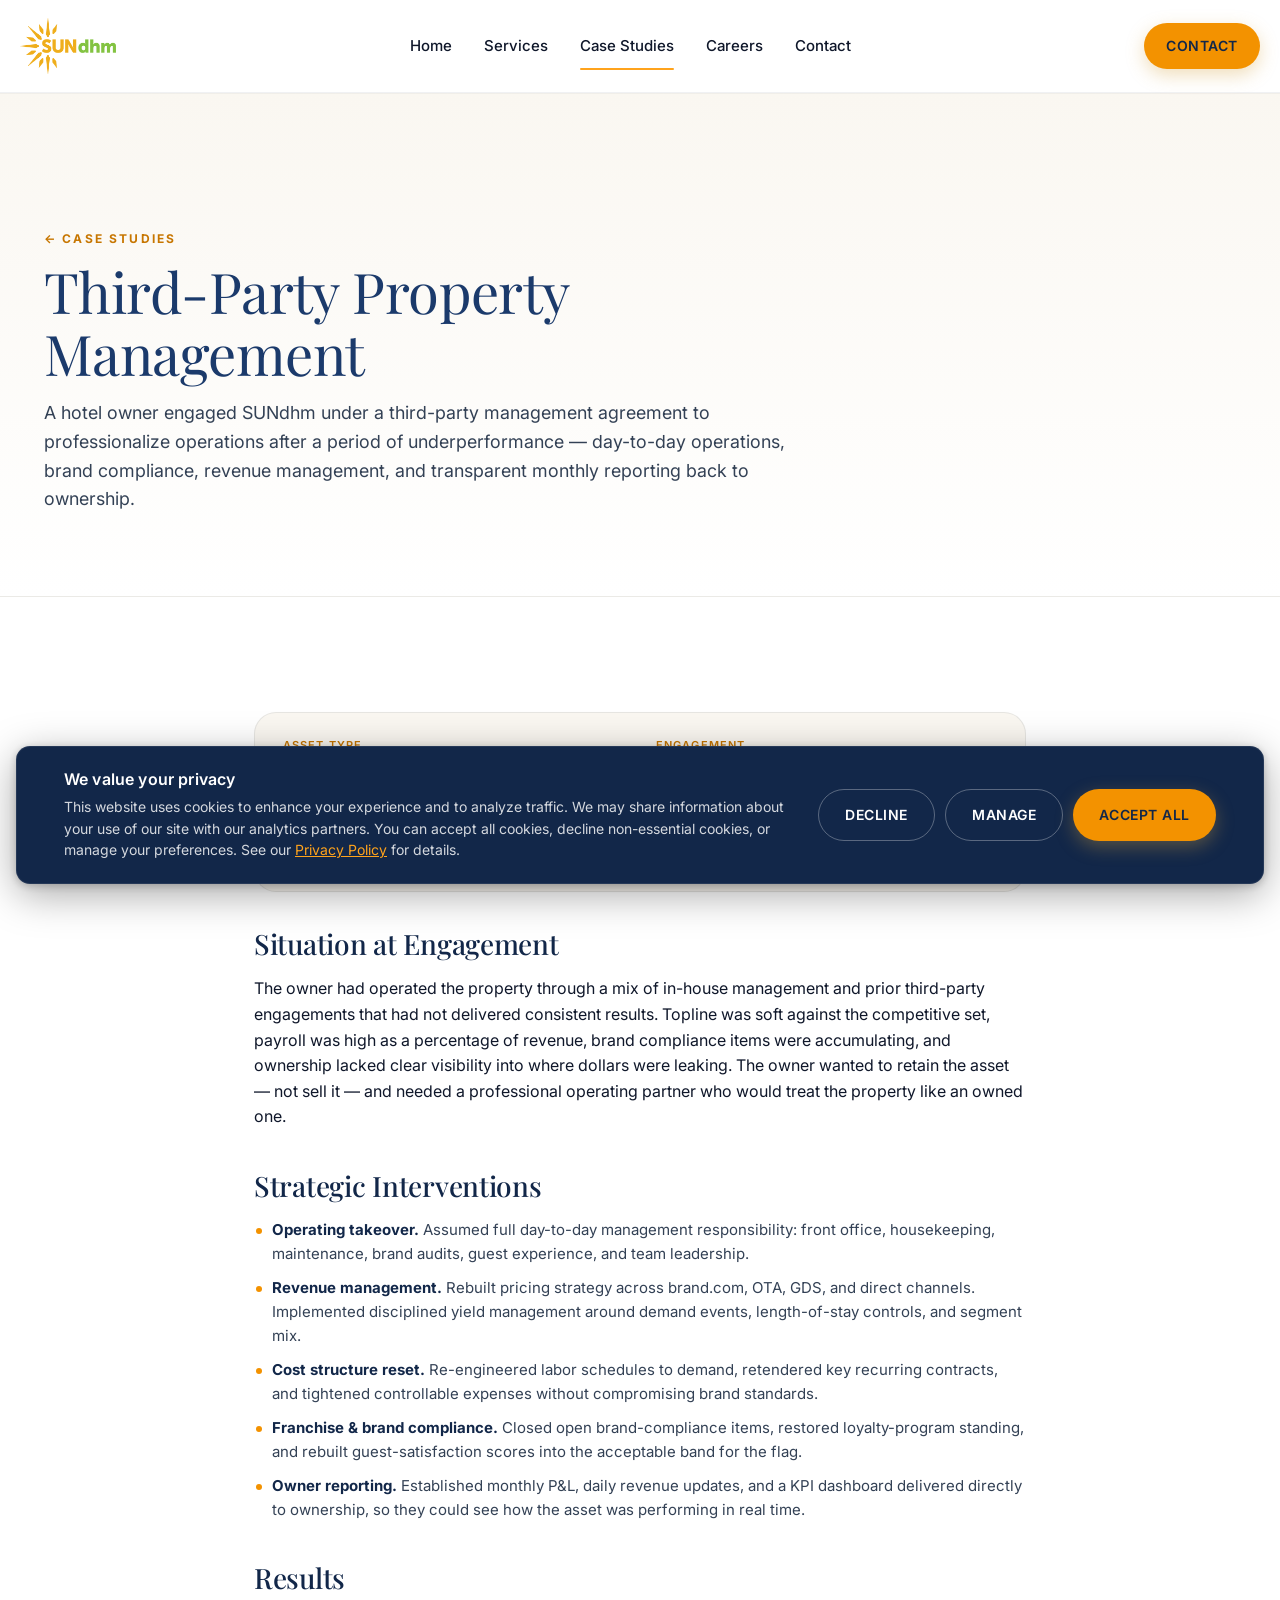
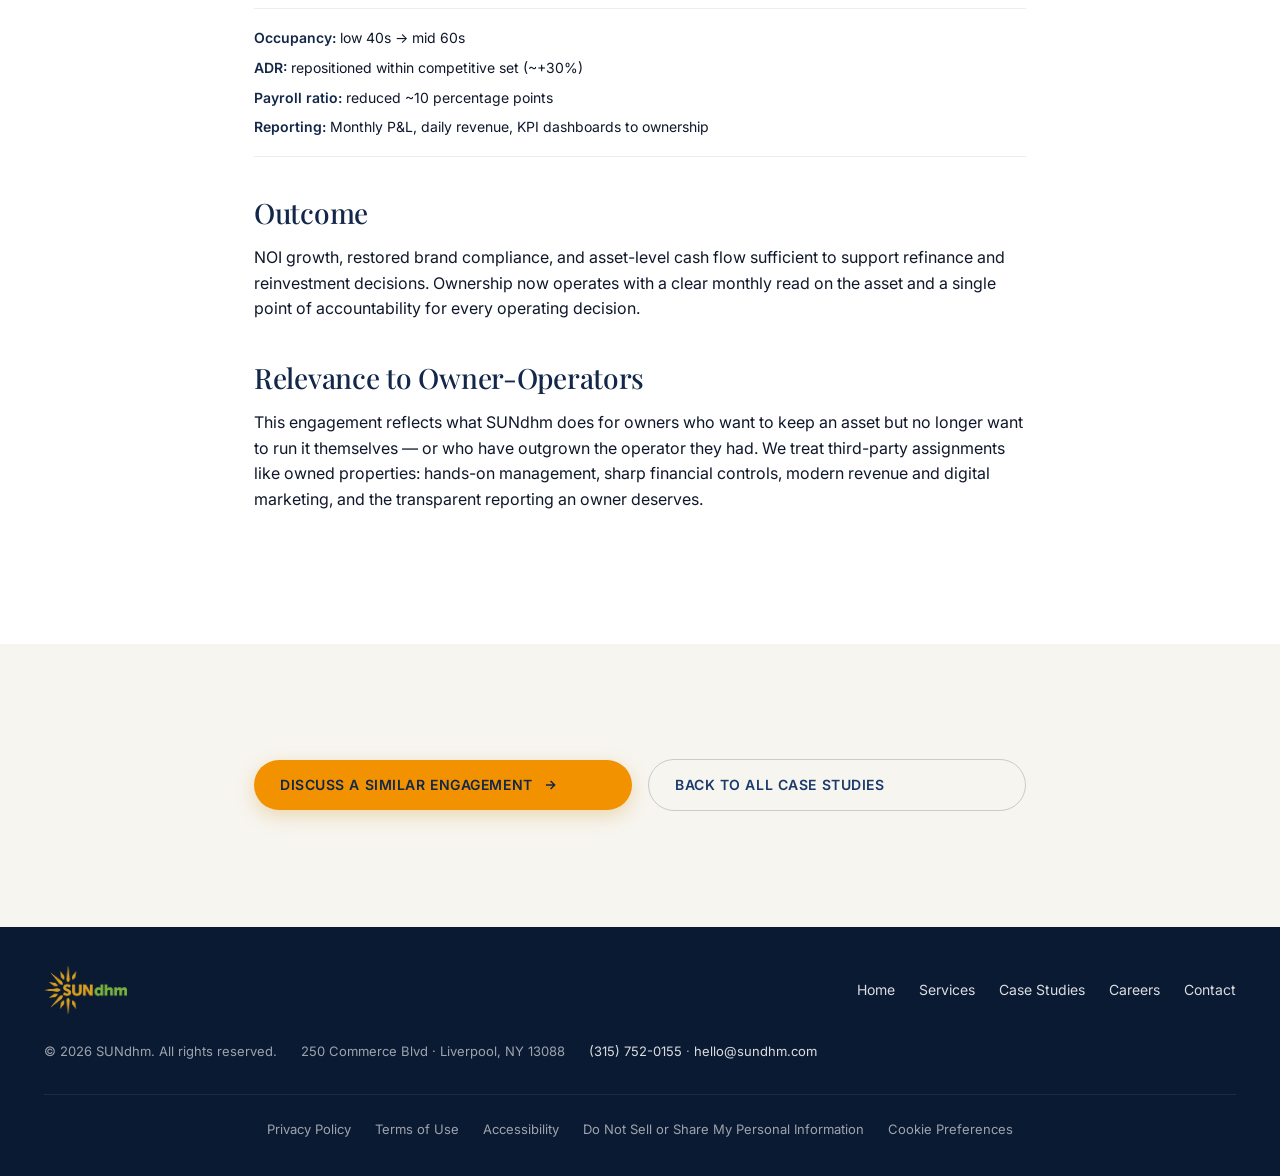
<file: case-property-management.html>
<!doctype html>
<html lang="en">
<head>
<meta charset="utf-8" />
<meta name="viewport" content="width=device-width,initial-scale=1" />
<title>Third-Party Hotel Property Management — Case Study · SUNdhm</title>
<meta name="description" content="Owner-retained third-party hotel management — occupancy low 40s→mid 60s, ADR up ~30%, payroll ratio cut ~10pp, transparent monthly reporting. Representative SUNdhm engagement in New York." />
<link rel="canonical" href="https://www.sundhm.com/case-property-management.html" />

<meta name="geo.region" content="US-NY" />
<meta name="geo.placename" content="Liverpool" />
<meta name="author" content="SUNdhm" />
<meta name="robots" content="index, follow, max-image-preview:large, max-snippet:-1" />

<meta property="og:type" content="website" />
<meta property="og:site_name" content="SUNdhm" />
<meta property="og:locale" content="en_US" />
<meta property="og:title" content="Third-Party Hotel Property Management — Case Study · SUNdhm" />
<meta property="og:description" content="Owner-retained third-party hotel management — occupancy low 40s→mid 60s, ADR up ~30%, payroll ratio cut ~10pp, transparent monthly reporting. Representative SUNdhm engagement in New York." />
<meta property="og:url" content="https://www.sundhm.com/case-property-management.html" />
<meta property="og:image" content="https://www.sundhm.com/assets/images/hero-hotel.jpg" />

<meta name="twitter:card" content="summary_large_image" />
<meta name="twitter:title" content="Third-Party Hotel Property Management — Case Study · SUNdhm" />
<meta name="twitter:description" content="Owner-retained third-party hotel management — occupancy low 40s→mid 60s, ADR up ~30%, payroll ratio cut ~10pp, transparent monthly reporting. Representative SUNdhm engagement in New York." />
<meta name="twitter:image" content="https://www.sundhm.com/assets/images/hero-hotel.jpg" />

<link rel="icon" href="./assets/images/favicon.ico" />
<link rel="apple-touch-icon" href="./assets/images/logo-mark.png" />
<link rel="preconnect" href="https://fonts.googleapis.com" />
<link rel="preconnect" href="https://fonts.gstatic.com" crossorigin />
<link href="https://fonts.googleapis.com/css2?family=Inter:wght@400;500;600;700&family=Playfair+Display:ital,wght@0,400;0,500;0,600;1,400&display=swap" rel="stylesheet" />
<link rel="stylesheet" href="./style.css?v=1778507749" />

<script type="application/ld+json">
{
  "@context": "https://schema.org",
  "@type": ["LocalBusiness", "RealEstateAgent"],
  "@id": "https://www.sundhm.com/#organization",
  "name": "SUNdhm",
  "alternateName": "SUNdhm Hospitality & Real Estate",
  "description": "Hospitality and real estate operator in Central New York. Hotel management, apartments and multi-family, Airbnb and short-term rentals, third-party property management, house flipping, banquet and catering, restoration services, and court-appointed receivership.",
  "url": "https://www.sundhm.com",
  "logo": "https://www.sundhm.com/assets/images/logo.png",
  "image": "https://www.sundhm.com/assets/images/hero-hotel.jpg",
  "email": "hello@sundhm.com",
  "telephone": "+1-315-752-0155",
  "priceRange": "$$",
  "address": {
    "@type": "PostalAddress",
    "streetAddress": "250 Commerce Blvd",
    "addressLocality": "Liverpool",
    "addressRegion": "NY",
    "postalCode": "13088",
    "addressCountry": "US"
  },
  "geo": {
    "@type": "GeoCoordinates",
    "latitude": 43.1062,
    "longitude": -76.2177
  },
  "areaServed": [
    { "@type": "State", "name": "New York" },
    { "@type": "City", "name": "Syracuse" },
    { "@type": "City", "name": "Liverpool" },
    { "@type": "City", "name": "Cicero" },
    { "@type": "AdministrativeArea", "name": "Onondaga County" },
    { "@type": "AdministrativeArea", "name": "Central New York" },
    { "@type": "AdministrativeArea", "name": "Upstate New York" }
  ],
  "openingHoursSpecification": [{
    "@type": "OpeningHoursSpecification",
    "dayOfWeek": ["Monday","Tuesday","Wednesday","Thursday","Friday"],
    "opens": "09:00",
    "closes": "17:00"
  }],
  "sameAs": [],
  "hasOfferCatalog": {
    "@type": "OfferCatalog",
    "name": "SUNdhm Services",
    "itemListElement": [
      { "@type": "Offer", "itemOffered": { "@type": "Service", "name": "Hotel Management", "url": "https://www.sundhm.com/services.html#hotel-management" } },
      { "@type": "Offer", "itemOffered": { "@type": "Service", "name": "Apartments & Multi-Family Management", "url": "https://www.sundhm.com/services.html#apartments" } },
      { "@type": "Offer", "itemOffered": { "@type": "Service", "name": "Airbnb & Short-Term Rental Operations", "url": "https://www.sundhm.com/services.html#str" } },
      { "@type": "Offer", "itemOffered": { "@type": "Service", "name": "Third-Party Property Management", "url": "https://www.sundhm.com/services.html#property-management" } },
      { "@type": "Offer", "itemOffered": { "@type": "Service", "name": "House Flipping & Real Estate Development", "url": "https://www.sundhm.com/services.html#flipping" } },
      { "@type": "Offer", "itemOffered": { "@type": "Service", "name": "Banquet & Catering", "url": "https://www.sundhm.com/services.html#banquet" } },
      { "@type": "Offer", "itemOffered": { "@type": "Service", "name": "Restoration Services (PuroClean of Syracuse North)", "url": "https://www.sundhm.com/services.html#restoration" } },
      { "@type": "Offer", "itemOffered": { "@type": "Service", "name": "Receivership & Special Assets", "url": "https://www.sundhm.com/services.html#receivership" } },
      { "@type": "Offer", "itemOffered": { "@type": "Service", "name": "Mortgage Dispute & Workout Guidance", "url": "https://www.sundhm.com/services.html#mortgage-disputes" } }
    ]
  }
}
</script>
<script type="application/ld+json">
{
  "@context": "https://schema.org",
  "@type": "BreadcrumbList",
  "itemListElement": [
    { "@type": "ListItem", "position": 1, "name": "Home", "item": "https://www.sundhm.com/" },
    { "@type": "ListItem", "position": 2, "name": "Case Studies", "item": "https://www.sundhm.com/case-studies.html" },
    { "@type": "ListItem", "position": 3, "name": "Property Management", "item": "https://www.sundhm.com/case-property-management.html" }
  ]
}
</script>
<script type="application/ld+json">
{
  "@context": "https://schema.org",
  "@type": "Article",
  "headline": "Third-Party Hotel Property Management",
  "description": "Owner-retained third-party management of a limited-service hotel — occupancy, ADR, and payroll ratio improvements with transparent monthly reporting.",
  "author": { "@id": "https://www.sundhm.com/#organization" },
  "publisher": { "@id": "https://www.sundhm.com/#organization" },
  "mainEntityOfPage": "https://www.sundhm.com/case-property-management.html"
}
</script>
</head>
<body class="sundhm">
<a class="skip-link" href="#main">Skip to main content</a>
<header class="sd-header sd-header--solid" id="top">
  <div class="container sd-header__inner">
    <a href="./index.html" class="sd-header__logo" aria-label="SUNdhm home">
      <img src="./assets/images/logo.png" alt="SUNdhm" width="120" height="70" />
    </a>
    <nav class="sd-header__nav" aria-label="Primary">
      <a href="./index.html">Home</a>
      <a href="./services.html">Services</a>
      <a href="./case-studies.html" class="is-active">Case Studies</a>
      <a href="./careers.html">Careers</a>
      <a href="./contact.html">Contact</a>
    </nav>
    <a class="btn btn--gold sd-header__cta" href="./contact.html">Contact</a>
    <button class="sd-header__menu-btn" aria-label="Open menu" id="menuBtn" aria-expanded="false" aria-controls="mobileNav">
      <svg width="24" height="24" viewBox="0 0 24 24" fill="none" stroke="currentColor" stroke-width="2"><path d="M4 6h16M4 12h16M4 18h16"/></svg>
    </button>
  </div>
</header>

<!-- Mobile nav: scrim + half-popout drawer (sibling of header so position:fixed isn't contained by header's backdrop-filter) -->
<div class="sd-mobile-nav__scrim" id="mobileNavScrim" aria-hidden="true"></div>
<nav class="sd-mobile-nav" id="mobileNav" aria-label="Mobile" aria-hidden="true">
  <div class="sd-mobile-nav__top">
    <a href="./index.html" class="sd-mobile-nav__logo" aria-label="SUNdhm home">
      <img src="./assets/images/logo.png" alt="SUNdhm" width="100" height="58" />
    </a>
    <button class="sd-mobile-nav__close" aria-label="Close menu" id="menuClose">
      <svg width="28" height="28" viewBox="0 0 24 24" fill="none" stroke="currentColor" stroke-width="2"><path d="M18 6L6 18M6 6l12 12"/></svg>
    </button>
  </div>
  <div class="sd-mobile-nav__links">
    <a href="./index.html">Home</a>
    <a href="./services.html">Services</a>
    <a href="./case-studies.html">Case Studies</a>
    <a href="./careers.html">Careers</a>
    <a href="./contact.html">Contact</a>
  </div>
  <div class="sd-mobile-nav__foot">
    <a class="btn btn--gold" href="./contact.html">Get in touch</a>
    <p class="sd-mobile-nav__meta"><a href="tel:+13157520155">(315) 752-0155</a><br/><a href="mailto:hello@sundhm.com">hello@sundhm.com</a></p>
  </div>
</nav>
<main id="main" tabindex="-1">

<section class="page-hero">
  <div class="container">
    <p class="eyebrow"><a href="./case-studies.html" style="color: inherit; text-decoration: none;">← Case Studies</a></p>
    <h1 class="serif">Third-Party Property Management</h1>
    <p class="lead" style="max-width: 760px; margin-top: 16px;">A hotel owner engaged SUNdhm under a third-party management agreement to professionalize operations after a period of underperformance — day-to-day operations, brand compliance, revenue management, and transparent monthly reporting back to ownership.</p>
  </div>
</section>

<section class="section">
  <div class="container" style="max-width: 820px;">

    <div class="case-detail__grid">
      <div class="case-detail__meta-block">
        <p class="card__meta">Asset Type</p>
        <p class="case-detail__meta-val">Limited-Service Hotel — New York</p>
      </div>
      <div class="case-detail__meta-block">
        <p class="card__meta">Engagement</p>
        <p class="case-detail__meta-val">Owner-retained third-party management</p>
      </div>
      <div class="case-detail__meta-block">
        <p class="card__meta">Brand</p>
        <p class="case-detail__meta-val">National franchise system</p>
      </div>
      <div class="case-detail__meta-block">
        <p class="card__meta">SUNdhm Role</p>
        <p class="case-detail__meta-val">Third-party hotel management on behalf of owner</p>
      </div>
    </div>

    <h2 class="serif case-detail__h2">Situation at Engagement</h2>
    <p>The owner had operated the property through a mix of in-house management and prior third-party engagements that had not delivered consistent results. Topline was soft against the competitive set, payroll was high as a percentage of revenue, brand compliance items were accumulating, and ownership lacked clear visibility into where dollars were leaking. The owner wanted to retain the asset — not sell it — and needed a professional operating partner who would treat the property like an owned one.</p>

    <h2 class="serif case-detail__h2">Strategic Interventions</h2>
    <ul class="spec-list">
      <li><strong>Operating takeover.</strong> Assumed full day-to-day management responsibility: front office, housekeeping, maintenance, brand audits, guest experience, and team leadership.</li>
      <li><strong>Revenue management.</strong> Rebuilt pricing strategy across brand.com, OTA, GDS, and direct channels. Implemented disciplined yield management around demand events, length-of-stay controls, and segment mix.</li>
      <li><strong>Cost structure reset.</strong> Re-engineered labor schedules to demand, retendered key recurring contracts, and tightened controllable expenses without compromising brand standards.</li>
      <li><strong>Franchise &amp; brand compliance.</strong> Closed open brand-compliance items, restored loyalty-program standing, and rebuilt guest-satisfaction scores into the acceptable band for the flag.</li>
      <li><strong>Owner reporting.</strong> Established monthly P&amp;L, daily revenue updates, and a KPI dashboard delivered directly to ownership, so they could see how the asset was performing in real time.</li>
    </ul>

    <h2 class="serif case-detail__h2">Results</h2>
    <ul class="case-card__metrics" style="margin-top: 8px;">
      <li><strong>Occupancy:</strong> low 40s → mid 60s</li>
      <li><strong>ADR:</strong> repositioned within competitive set (~+30%)</li>
      <li><strong>Payroll ratio:</strong> reduced ~10 percentage points</li>
      <li><strong>Reporting:</strong> Monthly P&amp;L, daily revenue, KPI dashboards to ownership</li>
    </ul>

    <h2 class="serif case-detail__h2">Outcome</h2>
    <p>NOI growth, restored brand compliance, and asset-level cash flow sufficient to support refinance and reinvestment decisions. Ownership now operates with a clear monthly read on the asset and a single point of accountability for every operating decision.</p>

    <h2 class="serif case-detail__h2">Relevance to Owner-Operators</h2>
    <p>This engagement reflects what SUNdhm does for owners who want to keep an asset but no longer want to run it themselves — or who have outgrown the operator they had. We treat third-party assignments like owned properties: hands-on management, sharp financial controls, modern revenue and digital marketing, and the transparent reporting an owner deserves.</p>

  </div>
</section>

<section class="section section--soft">
  <div class="container" style="max-width: 820px;">
    <div class="grid grid-2" style="gap: 16px;">
      <a class="btn btn--gold" href="./contact.html">Discuss a similar engagement <svg class="arrow" width="14" height="14" viewBox="0 0 24 24" fill="none" stroke="currentColor" stroke-width="2.5"><path d="M5 12h14M13 5l7 7-7 7"/></svg></a>
      <a class="btn btn--ghost" href="./case-studies.html">Back to all case studies</a>
    </div>
  </div>
</section>

</main>
<footer class="sd-footer">
  <div class="container">
    <div class="sd-footer__inner">
      <a href="./index.html" class="sd-footer__logo">
        <img src="./assets/images/logo.png" alt="SUNdhm" width="100" height="58" />
      </a>
      <nav class="sd-footer__nav" aria-label="Footer">
        <a href="./index.html">Home</a>
        <a href="./services.html">Services</a>
        <a href="./case-studies.html">Case Studies</a>
        <a href="./careers.html">Careers</a>
        <a href="./contact.html">Contact</a>
      </nav>
      <div class="sd-footer__meta">
        <span>© <span id="year"></span> SUNdhm. All rights reserved.</span>
        <span>250 Commerce Blvd · Liverpool, NY 13088</span>
        <span><a href="tel:+13157520155">(315) 752-0155</a> · <a href="mailto:hello@sundhm.com">hello@sundhm.com</a></span>
      </div>
    </div>
    <div class="sd-footer__legal">
      <a href="./privacy.html">Privacy Policy</a>
      <a href="./terms.html">Terms of Use</a>
      <a href="./accessibility.html">Accessibility</a>
      <a href="./privacy.html#privacy-requests">Do Not Sell or Share My Personal Information</a>
      <a href="#" id="cookieReopen">Cookie Preferences</a>
    </div>
  </div>
</footer>

<!-- Cookie consent banner (US compliance / CCPA-ready) -->
<div id="cookieBanner" class="cookie-banner" hidden role="dialog" aria-label="Cookie consent" aria-live="polite">
  <div class="cookie-banner__inner">
    <div class="cookie-banner__body">
      <h3 class="cookie-banner__title">We value your privacy</h3>
      <p>This website uses cookies to enhance your experience and to analyze traffic. We may share information about your use of our site with our analytics partners. You can accept all cookies, decline non-essential cookies, or manage your preferences. See our <a href="./privacy.html">Privacy Policy</a> for details.</p>
    </div>
    <div class="cookie-banner__actions">
      <button type="button" class="btn btn--ghost" id="cookieDecline">Decline</button>
      <button type="button" class="btn btn--ghost" id="cookieManage">Manage</button>
      <button type="button" class="btn btn--gold" id="cookieAccept">Accept all</button>
    </div>
  </div>
</div>

<!-- Cookie preferences modal -->
<div id="cookieModal" class="cookie-modal" hidden role="dialog" aria-modal="true" aria-labelledby="cookieModalTitle">
  <div class="cookie-modal__backdrop" id="cookieModalBackdrop"></div>
  <div class="cookie-modal__panel">
    <button type="button" class="cookie-modal__close" id="cookieModalClose" aria-label="Close">
      <svg width="22" height="22" viewBox="0 0 24 24" fill="none" stroke="currentColor" stroke-width="2"><path d="M18 6L6 18M6 6l12 12"/></svg>
    </button>
    <h3 id="cookieModalTitle" class="serif">Cookie preferences</h3>
    <p>Choose which cookies you allow. Your preferences are saved on this device and apply only to sundhm.com.</p>
    <div class="cookie-row">
      <div>
        <strong>Strictly necessary</strong>
        <p>Required for the site to function (security, navigation, form submission). Cannot be disabled.</p>
      </div>
      <span class="cookie-toggle cookie-toggle--locked">Always on</span>
    </div>
    <label class="cookie-row">
      <div>
        <strong>Analytics</strong>
        <p>Helps us understand how visitors use our site so we can improve it. Anonymous and aggregated.</p>
      </div>
      <input type="checkbox" id="prefAnalytics" class="cookie-toggle__input" />
      <span class="cookie-toggle"><span class="cookie-toggle__dot"></span></span>
    </label>
    <label class="cookie-row">
      <div>
        <strong>Marketing</strong>
        <p>Used by our advertising partners to show relevant ads on other sites. Disabled by default.</p>
      </div>
      <input type="checkbox" id="prefMarketing" class="cookie-toggle__input" />
      <span class="cookie-toggle"><span class="cookie-toggle__dot"></span></span>
    </label>
    <div class="cookie-modal__actions">
      <button type="button" class="btn btn--ghost" id="cookieRejectAll">Reject non-essential</button>
      <button type="button" class="btn btn--gold" id="cookieSavePrefs">Save preferences</button>
    </div>
  </div>
</div>

<script>
  document.getElementById('year').textContent = new Date().getFullYear();

  const menuBtn = document.getElementById('menuBtn');
  const mobileNav = document.getElementById('mobileNav');
  const menuClose = document.getElementById('menuClose');
  const scrim = document.getElementById('mobileNavScrim');
  function openMobileNav() {
    if (mobileNav) {
      mobileNav.classList.add('is-open');
      mobileNav.setAttribute('aria-hidden', 'false');
    }
    if (scrim) scrim.classList.add('is-open');
    if (menuBtn) menuBtn.setAttribute('aria-expanded', 'true');
    document.documentElement.classList.add('nav-locked');
  }
  function closeMobileNav() {
    if (mobileNav) {
      mobileNav.classList.remove('is-open');
      mobileNav.setAttribute('aria-hidden', 'true');
    }
    if (scrim) scrim.classList.remove('is-open');
    if (menuBtn) menuBtn.setAttribute('aria-expanded', 'false');
    document.documentElement.classList.remove('nav-locked');
  }
  if (menuBtn) menuBtn.addEventListener('click', openMobileNav);
  if (menuClose) menuClose.addEventListener('click', closeMobileNav);
  if (scrim) scrim.addEventListener('click', closeMobileNav);
  document.querySelectorAll('.sd-mobile-nav a').forEach(a => a.addEventListener('click', closeMobileNav));
  document.addEventListener('keydown', (e) => { if (e.key === 'Escape' && mobileNav && mobileNav.classList.contains('is-open')) closeMobileNav(); });

  const header = document.querySelector('.sd-header');
  const setHeaderState = () => {
    if (window.scrollY > 40) header.classList.add('is-scrolled');
    else header.classList.remove('is-scrolled');
  };
  setHeaderState();
  window.addEventListener('scroll', setHeaderState, { passive: true });

  const io = new IntersectionObserver((entries) => {
    entries.forEach(e => { if (e.isIntersecting) { e.target.classList.add('is-visible'); io.unobserve(e.target); } });
  }, { threshold: 0.12 });
  document.querySelectorAll('.reveal').forEach(el => io.observe(el));

  document.querySelectorAll('.svc-card').forEach(card => {
    const head = card.querySelector('.svc-card__head');
    if (!head) return;
    head.addEventListener('click', () => {
      const open = card.classList.toggle('is-open');
      head.setAttribute('aria-expanded', open ? 'true' : 'false');
    });
  });

  // ============ Cookie consent ============
  (function(){
    const KEY = 'sundhm_cookie_consent_v1';
    const banner = document.getElementById('cookieBanner');
    const modal  = document.getElementById('cookieModal');
    const accept = document.getElementById('cookieAccept');
    const decline= document.getElementById('cookieDecline');
    const manage = document.getElementById('cookieManage');
    const reopen = document.getElementById('cookieReopen');
    const close  = document.getElementById('cookieModalClose');
    const back   = document.getElementById('cookieModalBackdrop');
    const save   = document.getElementById('cookieSavePrefs');
    const reject = document.getElementById('cookieRejectAll');
    const prefA  = document.getElementById('prefAnalytics');
    const prefM  = document.getElementById('prefMarketing');
    if (!banner) return;

    // Safe storage shim with in-memory fallback for sandboxed iframes that block storage APIs.
    var memStore = {};
    var storage = (function(){
      try {
        var s = window['local' + 'Storage'];
        var t = '__sundhm_test__';
        s.setItem(t, '1'); s.removeItem(t);
        return { get: function(k){ return s.getItem(k); }, set: function(k,v){ s.setItem(k,v); } };
      } catch(e){
        return { get: function(k){ return memStore[k] || null; }, set: function(k,v){ memStore[k] = v; } };
      }
    })();

    function read() {
      try { return JSON.parse(storage.get(KEY) || 'null'); } catch(e) { return null; }
    }
    function write(state) {
      state.timestamp = new Date().toISOString();
      storage.set(KEY, JSON.stringify(state));
      // Hook for analytics: gate any tracking scripts on state.analytics === true
      window.dispatchEvent(new CustomEvent('cookieconsent', { detail: state }));
    }
    function showBanner(){ banner.hidden = false; }
    function hideBanner(){ banner.hidden = true; }
    function showModal(){
      const cur = read() || { analytics:false, marketing:false };
      if (prefA) prefA.checked = !!cur.analytics;
      if (prefM) prefM.checked = !!cur.marketing;
      modal.hidden = false;
      document.body.style.overflow = 'hidden';
    }
    function hideModal(){ modal.hidden = true; document.body.style.overflow = ''; }

    if (!read()) showBanner();

    accept && accept.addEventListener('click', () => {
      write({ necessary:true, analytics:true, marketing:true, choice:'accept-all' });
      hideBanner();
    });
    decline && decline.addEventListener('click', () => {
      write({ necessary:true, analytics:false, marketing:false, choice:'decline' });
      hideBanner();
    });
    manage && manage.addEventListener('click', showModal);
    reopen && reopen.addEventListener('click', (e) => { e.preventDefault(); showModal(); });
    close && close.addEventListener('click', hideModal);
    back && back.addEventListener('click', hideModal);
    save && save.addEventListener('click', () => {
      write({ necessary:true, analytics: !!(prefA && prefA.checked), marketing: !!(prefM && prefM.checked), choice:'custom' });
      hideModal(); hideBanner();
    });
    reject && reject.addEventListener('click', () => {
      write({ necessary:true, analytics:false, marketing:false, choice:'reject-all' });
      hideModal(); hideBanner();
    });

    // Public consent helper for future analytics/pixels.
    // Usage: SundhmConsent.onAnalytics(function(){ /* load GA */ });
    //        SundhmConsent.onMarketing(function(){ /* load Meta pixel */ });
    window.SundhmConsent = {
      get: read,
      has: function(cat){ var s = read(); return !!(s && s[cat]); },
      onAnalytics: function(cb){
        if (this.has('analytics')) { try { cb(); } catch(e){} return; }
        window.addEventListener('cookieconsent', function once(e){
          if (e.detail && e.detail.analytics) { window.removeEventListener('cookieconsent', once); try { cb(); } catch(err){} }
        });
      },
      onMarketing: function(cb){
        if (this.has('marketing')) { try { cb(); } catch(e){} return; }
        window.addEventListener('cookieconsent', function once(e){
          if (e.detail && e.detail.marketing) { window.removeEventListener('cookieconsent', once); try { cb(); } catch(err){} }
        });
      }
    };
  })();
</script>
</body>
</html>
</file>
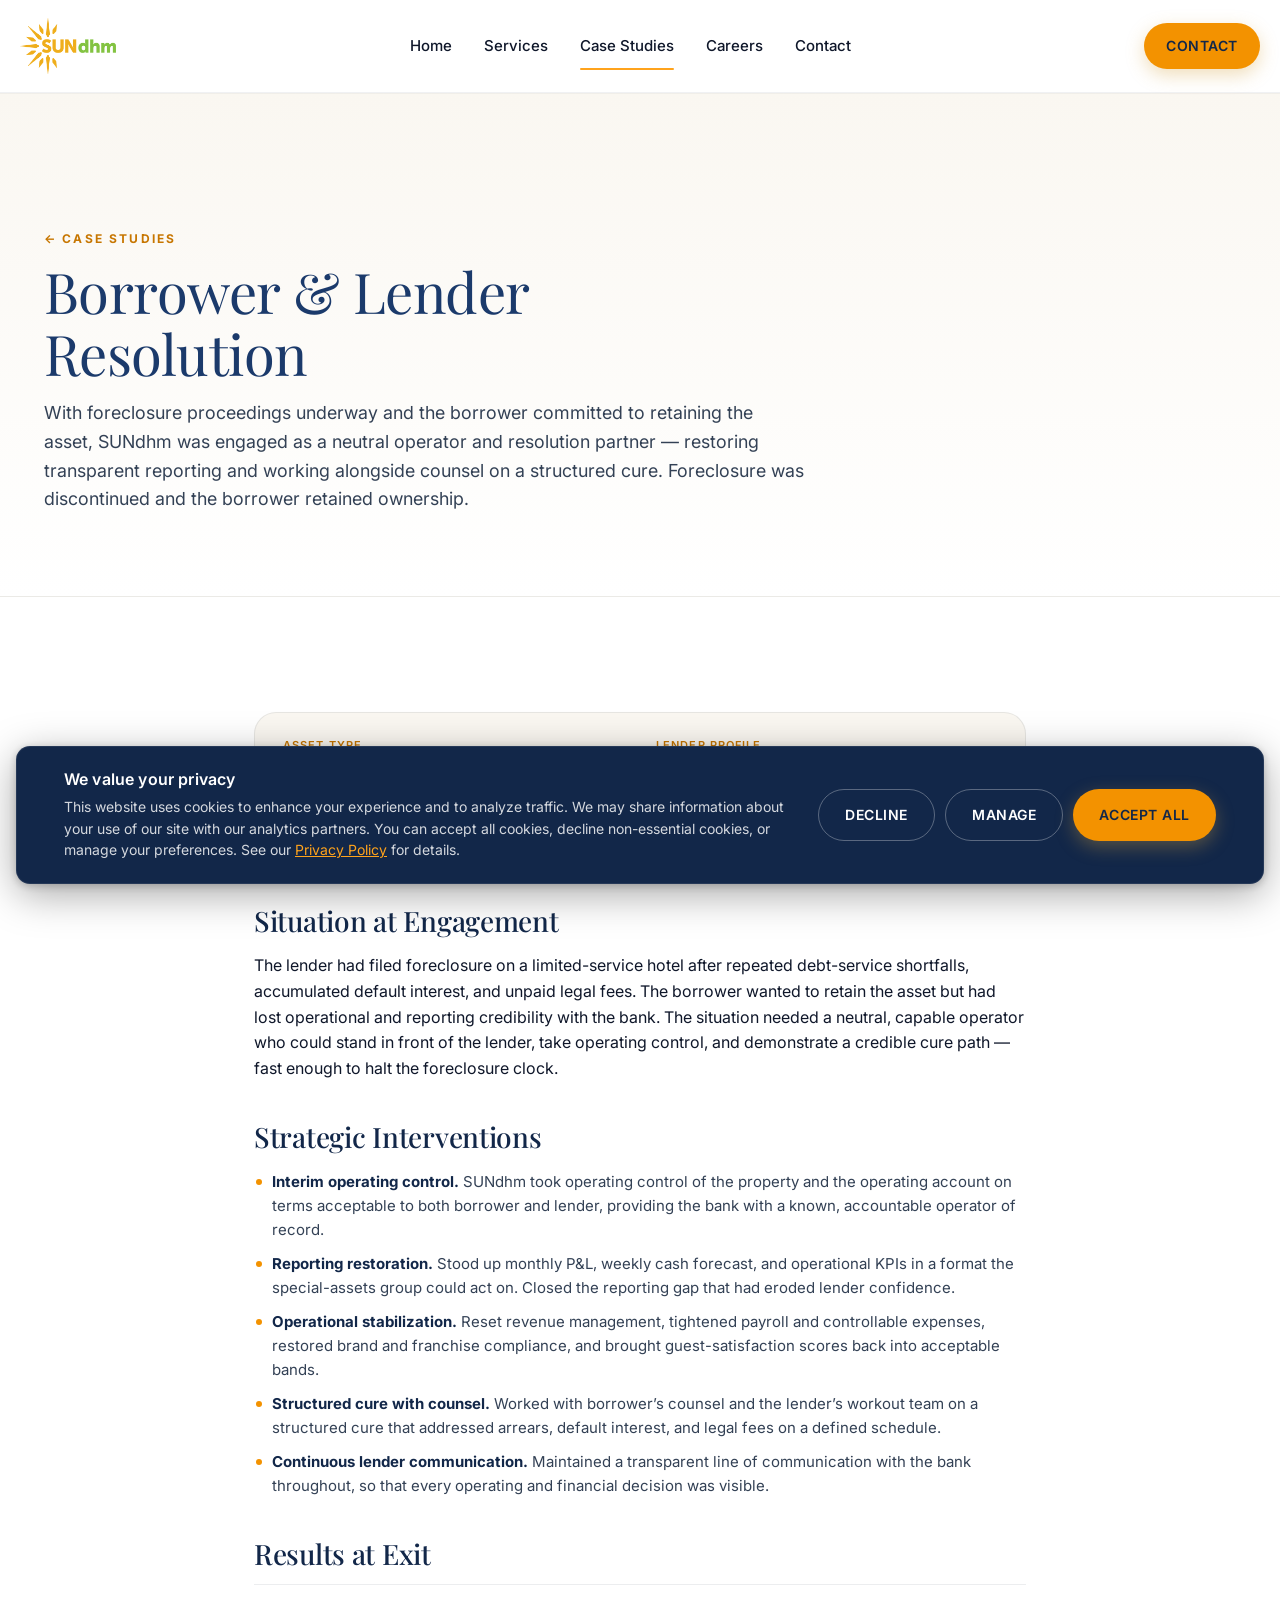
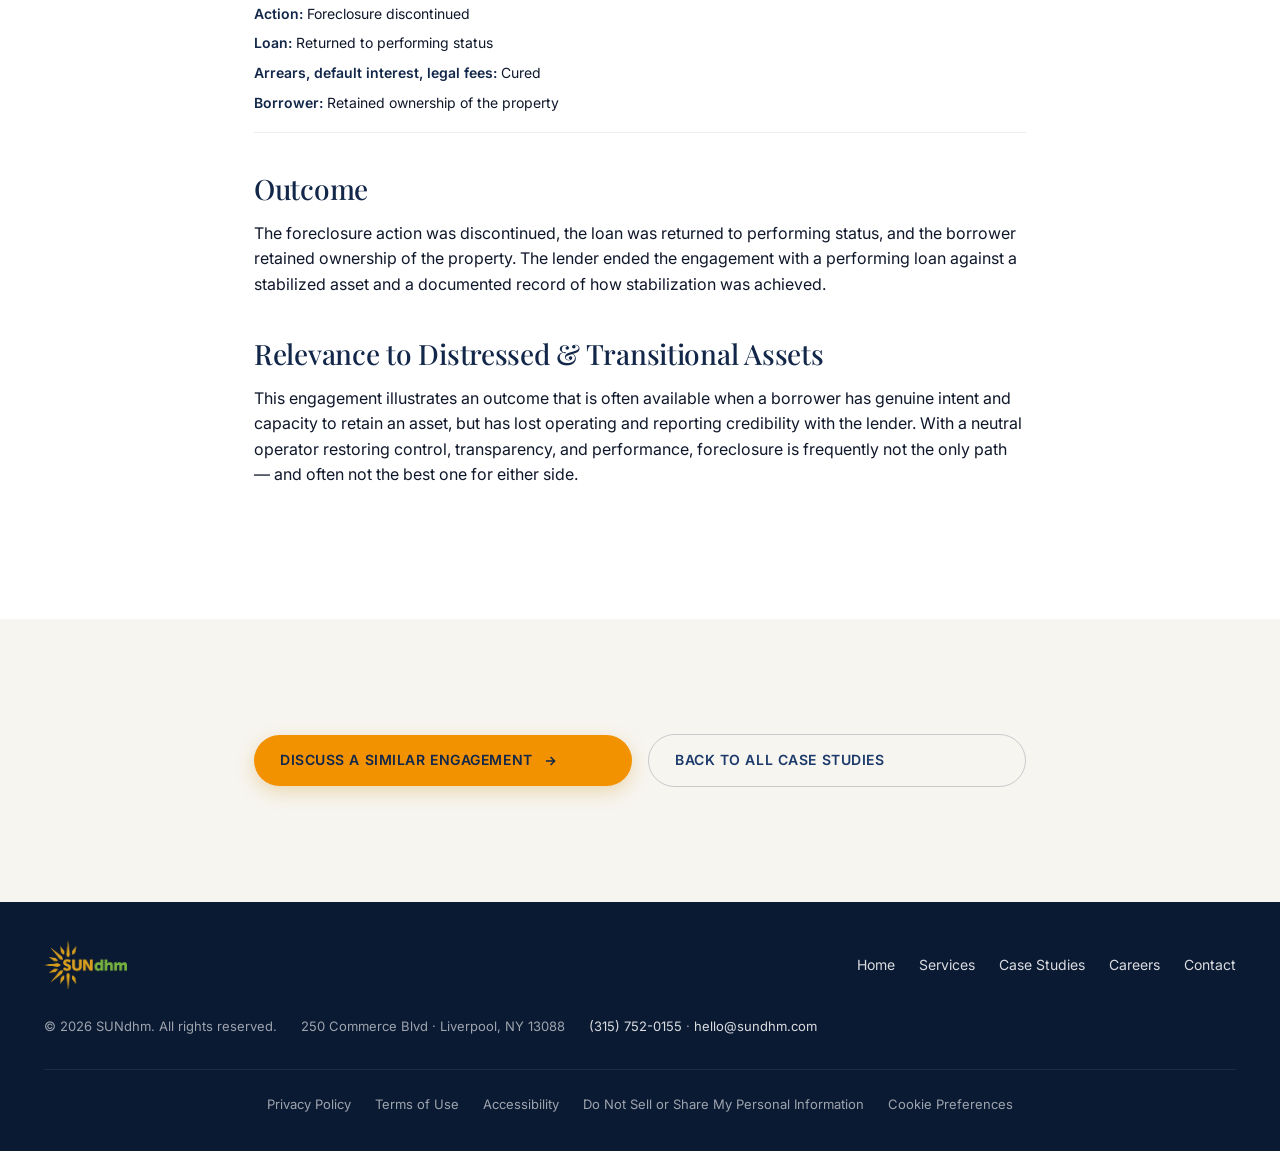
<file: case-resolution.html>
<!doctype html>
<html lang="en">
<head>
<meta charset="utf-8" />
<meta name="viewport" content="width=device-width,initial-scale=1" />
<title>Borrower & Lender Pre-Foreclosure Resolution — Case Study · SUNdhm</title>
<meta name="description" content="SUNdhm as neutral operator and resolution partner in a pre-foreclosure hotel workout. Foreclosure discontinued, loan returned to performing status, borrower retained ownership." />
<link rel="canonical" href="https://www.sundhm.com/case-resolution.html" />

<meta name="geo.region" content="US-NY" />
<meta name="geo.placename" content="Liverpool" />
<meta name="author" content="SUNdhm" />
<meta name="robots" content="index, follow, max-image-preview:large, max-snippet:-1" />

<meta property="og:type" content="website" />
<meta property="og:site_name" content="SUNdhm" />
<meta property="og:locale" content="en_US" />
<meta property="og:title" content="Borrower & Lender Pre-Foreclosure Resolution — Case Study · SUNdhm" />
<meta property="og:description" content="SUNdhm as neutral operator and resolution partner in a pre-foreclosure hotel workout. Foreclosure discontinued, loan returned to performing status, borrower retained ownership." />
<meta property="og:url" content="https://www.sundhm.com/case-resolution.html" />
<meta property="og:image" content="https://www.sundhm.com/assets/images/hero-hotel.jpg" />

<meta name="twitter:card" content="summary_large_image" />
<meta name="twitter:title" content="Borrower & Lender Pre-Foreclosure Resolution — Case Study · SUNdhm" />
<meta name="twitter:description" content="SUNdhm as neutral operator and resolution partner in a pre-foreclosure hotel workout. Foreclosure discontinued, loan returned to performing status, borrower retained ownership." />
<meta name="twitter:image" content="https://www.sundhm.com/assets/images/hero-hotel.jpg" />

<link rel="icon" href="./assets/images/favicon.ico" />
<link rel="apple-touch-icon" href="./assets/images/logo-mark.png" />
<link rel="preconnect" href="https://fonts.googleapis.com" />
<link rel="preconnect" href="https://fonts.gstatic.com" crossorigin />
<link href="https://fonts.googleapis.com/css2?family=Inter:wght@400;500;600;700&family=Playfair+Display:ital,wght@0,400;0,500;0,600;1,400&display=swap" rel="stylesheet" />
<link rel="stylesheet" href="./style.css?v=1778507749" />

<script type="application/ld+json">
{
  "@context": "https://schema.org",
  "@type": ["LocalBusiness", "RealEstateAgent"],
  "@id": "https://www.sundhm.com/#organization",
  "name": "SUNdhm",
  "alternateName": "SUNdhm Hospitality & Real Estate",
  "description": "Hospitality and real estate operator in Central New York. Hotel management, apartments and multi-family, Airbnb and short-term rentals, third-party property management, house flipping, banquet and catering, restoration services, and court-appointed receivership.",
  "url": "https://www.sundhm.com",
  "logo": "https://www.sundhm.com/assets/images/logo.png",
  "image": "https://www.sundhm.com/assets/images/hero-hotel.jpg",
  "email": "hello@sundhm.com",
  "telephone": "+1-315-752-0155",
  "priceRange": "$$",
  "address": {
    "@type": "PostalAddress",
    "streetAddress": "250 Commerce Blvd",
    "addressLocality": "Liverpool",
    "addressRegion": "NY",
    "postalCode": "13088",
    "addressCountry": "US"
  },
  "geo": {
    "@type": "GeoCoordinates",
    "latitude": 43.1062,
    "longitude": -76.2177
  },
  "areaServed": [
    { "@type": "State", "name": "New York" },
    { "@type": "City", "name": "Syracuse" },
    { "@type": "City", "name": "Liverpool" },
    { "@type": "City", "name": "Cicero" },
    { "@type": "AdministrativeArea", "name": "Onondaga County" },
    { "@type": "AdministrativeArea", "name": "Central New York" },
    { "@type": "AdministrativeArea", "name": "Upstate New York" }
  ],
  "openingHoursSpecification": [{
    "@type": "OpeningHoursSpecification",
    "dayOfWeek": ["Monday","Tuesday","Wednesday","Thursday","Friday"],
    "opens": "09:00",
    "closes": "17:00"
  }],
  "sameAs": [],
  "hasOfferCatalog": {
    "@type": "OfferCatalog",
    "name": "SUNdhm Services",
    "itemListElement": [
      { "@type": "Offer", "itemOffered": { "@type": "Service", "name": "Hotel Management", "url": "https://www.sundhm.com/services.html#hotel-management" } },
      { "@type": "Offer", "itemOffered": { "@type": "Service", "name": "Apartments & Multi-Family Management", "url": "https://www.sundhm.com/services.html#apartments" } },
      { "@type": "Offer", "itemOffered": { "@type": "Service", "name": "Airbnb & Short-Term Rental Operations", "url": "https://www.sundhm.com/services.html#str" } },
      { "@type": "Offer", "itemOffered": { "@type": "Service", "name": "Third-Party Property Management", "url": "https://www.sundhm.com/services.html#property-management" } },
      { "@type": "Offer", "itemOffered": { "@type": "Service", "name": "House Flipping & Real Estate Development", "url": "https://www.sundhm.com/services.html#flipping" } },
      { "@type": "Offer", "itemOffered": { "@type": "Service", "name": "Banquet & Catering", "url": "https://www.sundhm.com/services.html#banquet" } },
      { "@type": "Offer", "itemOffered": { "@type": "Service", "name": "Restoration Services (PuroClean of Syracuse North)", "url": "https://www.sundhm.com/services.html#restoration" } },
      { "@type": "Offer", "itemOffered": { "@type": "Service", "name": "Receivership & Special Assets", "url": "https://www.sundhm.com/services.html#receivership" } },
      { "@type": "Offer", "itemOffered": { "@type": "Service", "name": "Mortgage Dispute & Workout Guidance", "url": "https://www.sundhm.com/services.html#mortgage-disputes" } }
    ]
  }
}
</script>
<script type="application/ld+json">
{
  "@context": "https://schema.org",
  "@type": "BreadcrumbList",
  "itemListElement": [
    { "@type": "ListItem", "position": 1, "name": "Home", "item": "https://www.sundhm.com/" },
    { "@type": "ListItem", "position": 2, "name": "Case Studies", "item": "https://www.sundhm.com/case-studies.html" },
    { "@type": "ListItem", "position": 3, "name": "Borrower & Lender Resolution", "item": "https://www.sundhm.com/case-resolution.html" }
  ]
}
</script>
<script type="application/ld+json">
{
  "@context": "https://schema.org",
  "@type": "Article",
  "headline": "Borrower & Lender Pre-Foreclosure Resolution",
  "description": "Neutral operator and resolution partner during foreclosure proceedings. Loan returned to performing status, borrower retained ownership.",
  "author": { "@id": "https://www.sundhm.com/#organization" },
  "publisher": { "@id": "https://www.sundhm.com/#organization" },
  "mainEntityOfPage": "https://www.sundhm.com/case-resolution.html"
}
</script>
</head>
<body class="sundhm">
<a class="skip-link" href="#main">Skip to main content</a>
<header class="sd-header sd-header--solid" id="top">
  <div class="container sd-header__inner">
    <a href="./index.html" class="sd-header__logo" aria-label="SUNdhm home">
      <img src="./assets/images/logo.png" alt="SUNdhm" width="120" height="70" />
    </a>
    <nav class="sd-header__nav" aria-label="Primary">
      <a href="./index.html">Home</a>
      <a href="./services.html">Services</a>
      <a href="./case-studies.html" class="is-active">Case Studies</a>
      <a href="./careers.html">Careers</a>
      <a href="./contact.html">Contact</a>
    </nav>
    <a class="btn btn--gold sd-header__cta" href="./contact.html">Contact</a>
    <button class="sd-header__menu-btn" aria-label="Open menu" id="menuBtn" aria-expanded="false" aria-controls="mobileNav">
      <svg width="24" height="24" viewBox="0 0 24 24" fill="none" stroke="currentColor" stroke-width="2"><path d="M4 6h16M4 12h16M4 18h16"/></svg>
    </button>
  </div>
</header>

<!-- Mobile nav: scrim + half-popout drawer (sibling of header so position:fixed isn't contained by header's backdrop-filter) -->
<div class="sd-mobile-nav__scrim" id="mobileNavScrim" aria-hidden="true"></div>
<nav class="sd-mobile-nav" id="mobileNav" aria-label="Mobile" aria-hidden="true">
  <div class="sd-mobile-nav__top">
    <a href="./index.html" class="sd-mobile-nav__logo" aria-label="SUNdhm home">
      <img src="./assets/images/logo.png" alt="SUNdhm" width="100" height="58" />
    </a>
    <button class="sd-mobile-nav__close" aria-label="Close menu" id="menuClose">
      <svg width="28" height="28" viewBox="0 0 24 24" fill="none" stroke="currentColor" stroke-width="2"><path d="M18 6L6 18M6 6l12 12"/></svg>
    </button>
  </div>
  <div class="sd-mobile-nav__links">
    <a href="./index.html">Home</a>
    <a href="./services.html">Services</a>
    <a href="./case-studies.html">Case Studies</a>
    <a href="./careers.html">Careers</a>
    <a href="./contact.html">Contact</a>
  </div>
  <div class="sd-mobile-nav__foot">
    <a class="btn btn--gold" href="./contact.html">Get in touch</a>
    <p class="sd-mobile-nav__meta"><a href="tel:+13157520155">(315) 752-0155</a><br/><a href="mailto:hello@sundhm.com">hello@sundhm.com</a></p>
  </div>
</nav>
<main id="main" tabindex="-1">

<section class="page-hero">
  <div class="container">
    <p class="eyebrow"><a href="./case-studies.html" style="color: inherit; text-decoration: none;">← Case Studies</a></p>
    <h1 class="serif">Borrower &amp; Lender Resolution</h1>
    <p class="lead" style="max-width: 760px; margin-top: 16px;">With foreclosure proceedings underway and the borrower committed to retaining the asset, SUNdhm was engaged as a neutral operator and resolution partner — restoring transparent reporting and working alongside counsel on a structured cure. Foreclosure was discontinued and the borrower retained ownership.</p>
  </div>
</section>

<section class="section">
  <div class="container" style="max-width: 820px;">

    <div class="case-detail__grid">
      <div class="case-detail__meta-block">
        <p class="card__meta">Asset Type</p>
        <p class="case-detail__meta-val">Limited-Service Hotel — New York</p>
      </div>
      <div class="case-detail__meta-block">
        <p class="card__meta">Lender Profile</p>
        <p class="case-detail__meta-val">Regional bank · pre-foreclosure</p>
      </div>
      <div class="case-detail__meta-block">
        <p class="card__meta">Borrower Intent</p>
        <p class="case-detail__meta-val">Retain ownership of the asset</p>
      </div>
      <div class="case-detail__meta-block">
        <p class="card__meta">SUNdhm Role</p>
        <p class="case-detail__meta-val">Interim operator &amp; workout facilitator</p>
      </div>
    </div>

    <h2 class="serif case-detail__h2">Situation at Engagement</h2>
    <p>The lender had filed foreclosure on a limited-service hotel after repeated debt-service shortfalls, accumulated default interest, and unpaid legal fees. The borrower wanted to retain the asset but had lost operational and reporting credibility with the bank. The situation needed a neutral, capable operator who could stand in front of the lender, take operating control, and demonstrate a credible cure path — fast enough to halt the foreclosure clock.</p>

    <h2 class="serif case-detail__h2">Strategic Interventions</h2>
    <ul class="spec-list">
      <li><strong>Interim operating control.</strong> SUNdhm took operating control of the property and the operating account on terms acceptable to both borrower and lender, providing the bank with a known, accountable operator of record.</li>
      <li><strong>Reporting restoration.</strong> Stood up monthly P&amp;L, weekly cash forecast, and operational KPIs in a format the special-assets group could act on. Closed the reporting gap that had eroded lender confidence.</li>
      <li><strong>Operational stabilization.</strong> Reset revenue management, tightened payroll and controllable expenses, restored brand and franchise compliance, and brought guest-satisfaction scores back into acceptable bands.</li>
      <li><strong>Structured cure with counsel.</strong> Worked with borrower’s counsel and the lender’s workout team on a structured cure that addressed arrears, default interest, and legal fees on a defined schedule.</li>
      <li><strong>Continuous lender communication.</strong> Maintained a transparent line of communication with the bank throughout, so that every operating and financial decision was visible.</li>
    </ul>

    <h2 class="serif case-detail__h2">Results at Exit</h2>
    <ul class="case-card__metrics" style="margin-top: 8px;">
      <li><strong>Action:</strong> Foreclosure discontinued</li>
      <li><strong>Loan:</strong> Returned to performing status</li>
      <li><strong>Arrears, default interest, legal fees:</strong> Cured</li>
      <li><strong>Borrower:</strong> Retained ownership of the property</li>
    </ul>

    <h2 class="serif case-detail__h2">Outcome</h2>
    <p>The foreclosure action was discontinued, the loan was returned to performing status, and the borrower retained ownership of the property. The lender ended the engagement with a performing loan against a stabilized asset and a documented record of how stabilization was achieved.</p>

    <h2 class="serif case-detail__h2">Relevance to Distressed &amp; Transitional Assets</h2>
    <p>This engagement illustrates an outcome that is often available when a borrower has genuine intent and capacity to retain an asset, but has lost operating and reporting credibility with the lender. With a neutral operator restoring control, transparency, and performance, foreclosure is frequently not the only path — and often not the best one for either side.</p>

  </div>
</section>

<section class="section section--soft">
  <div class="container" style="max-width: 820px;">
    <div class="grid grid-2" style="gap: 16px;">
      <a class="btn btn--gold" href="./contact.html">Discuss a similar engagement <svg class="arrow" width="14" height="14" viewBox="0 0 24 24" fill="none" stroke="currentColor" stroke-width="2.5"><path d="M5 12h14M13 5l7 7-7 7"/></svg></a>
      <a class="btn btn--ghost" href="./case-studies.html">Back to all case studies</a>
    </div>
  </div>
</section>

</main>
<footer class="sd-footer">
  <div class="container">
    <div class="sd-footer__inner">
      <a href="./index.html" class="sd-footer__logo">
        <img src="./assets/images/logo.png" alt="SUNdhm" width="100" height="58" />
      </a>
      <nav class="sd-footer__nav" aria-label="Footer">
        <a href="./index.html">Home</a>
        <a href="./services.html">Services</a>
        <a href="./case-studies.html">Case Studies</a>
        <a href="./careers.html">Careers</a>
        <a href="./contact.html">Contact</a>
      </nav>
      <div class="sd-footer__meta">
        <span>© <span id="year"></span> SUNdhm. All rights reserved.</span>
        <span>250 Commerce Blvd · Liverpool, NY 13088</span>
        <span><a href="tel:+13157520155">(315) 752-0155</a> · <a href="mailto:hello@sundhm.com">hello@sundhm.com</a></span>
      </div>
    </div>
    <div class="sd-footer__legal">
      <a href="./privacy.html">Privacy Policy</a>
      <a href="./terms.html">Terms of Use</a>
      <a href="./accessibility.html">Accessibility</a>
      <a href="./privacy.html#privacy-requests">Do Not Sell or Share My Personal Information</a>
      <a href="#" id="cookieReopen">Cookie Preferences</a>
    </div>
  </div>
</footer>

<!-- Cookie consent banner (US compliance / CCPA-ready) -->
<div id="cookieBanner" class="cookie-banner" hidden role="dialog" aria-label="Cookie consent" aria-live="polite">
  <div class="cookie-banner__inner">
    <div class="cookie-banner__body">
      <h3 class="cookie-banner__title">We value your privacy</h3>
      <p>This website uses cookies to enhance your experience and to analyze traffic. We may share information about your use of our site with our analytics partners. You can accept all cookies, decline non-essential cookies, or manage your preferences. See our <a href="./privacy.html">Privacy Policy</a> for details.</p>
    </div>
    <div class="cookie-banner__actions">
      <button type="button" class="btn btn--ghost" id="cookieDecline">Decline</button>
      <button type="button" class="btn btn--ghost" id="cookieManage">Manage</button>
      <button type="button" class="btn btn--gold" id="cookieAccept">Accept all</button>
    </div>
  </div>
</div>

<!-- Cookie preferences modal -->
<div id="cookieModal" class="cookie-modal" hidden role="dialog" aria-modal="true" aria-labelledby="cookieModalTitle">
  <div class="cookie-modal__backdrop" id="cookieModalBackdrop"></div>
  <div class="cookie-modal__panel">
    <button type="button" class="cookie-modal__close" id="cookieModalClose" aria-label="Close">
      <svg width="22" height="22" viewBox="0 0 24 24" fill="none" stroke="currentColor" stroke-width="2"><path d="M18 6L6 18M6 6l12 12"/></svg>
    </button>
    <h3 id="cookieModalTitle" class="serif">Cookie preferences</h3>
    <p>Choose which cookies you allow. Your preferences are saved on this device and apply only to sundhm.com.</p>
    <div class="cookie-row">
      <div>
        <strong>Strictly necessary</strong>
        <p>Required for the site to function (security, navigation, form submission). Cannot be disabled.</p>
      </div>
      <span class="cookie-toggle cookie-toggle--locked">Always on</span>
    </div>
    <label class="cookie-row">
      <div>
        <strong>Analytics</strong>
        <p>Helps us understand how visitors use our site so we can improve it. Anonymous and aggregated.</p>
      </div>
      <input type="checkbox" id="prefAnalytics" class="cookie-toggle__input" />
      <span class="cookie-toggle"><span class="cookie-toggle__dot"></span></span>
    </label>
    <label class="cookie-row">
      <div>
        <strong>Marketing</strong>
        <p>Used by our advertising partners to show relevant ads on other sites. Disabled by default.</p>
      </div>
      <input type="checkbox" id="prefMarketing" class="cookie-toggle__input" />
      <span class="cookie-toggle"><span class="cookie-toggle__dot"></span></span>
    </label>
    <div class="cookie-modal__actions">
      <button type="button" class="btn btn--ghost" id="cookieRejectAll">Reject non-essential</button>
      <button type="button" class="btn btn--gold" id="cookieSavePrefs">Save preferences</button>
    </div>
  </div>
</div>

<script>
  document.getElementById('year').textContent = new Date().getFullYear();

  const menuBtn = document.getElementById('menuBtn');
  const mobileNav = document.getElementById('mobileNav');
  const menuClose = document.getElementById('menuClose');
  const scrim = document.getElementById('mobileNavScrim');
  function openMobileNav() {
    if (mobileNav) {
      mobileNav.classList.add('is-open');
      mobileNav.setAttribute('aria-hidden', 'false');
    }
    if (scrim) scrim.classList.add('is-open');
    if (menuBtn) menuBtn.setAttribute('aria-expanded', 'true');
    document.documentElement.classList.add('nav-locked');
  }
  function closeMobileNav() {
    if (mobileNav) {
      mobileNav.classList.remove('is-open');
      mobileNav.setAttribute('aria-hidden', 'true');
    }
    if (scrim) scrim.classList.remove('is-open');
    if (menuBtn) menuBtn.setAttribute('aria-expanded', 'false');
    document.documentElement.classList.remove('nav-locked');
  }
  if (menuBtn) menuBtn.addEventListener('click', openMobileNav);
  if (menuClose) menuClose.addEventListener('click', closeMobileNav);
  if (scrim) scrim.addEventListener('click', closeMobileNav);
  document.querySelectorAll('.sd-mobile-nav a').forEach(a => a.addEventListener('click', closeMobileNav));
  document.addEventListener('keydown', (e) => { if (e.key === 'Escape' && mobileNav && mobileNav.classList.contains('is-open')) closeMobileNav(); });

  const header = document.querySelector('.sd-header');
  const setHeaderState = () => {
    if (window.scrollY > 40) header.classList.add('is-scrolled');
    else header.classList.remove('is-scrolled');
  };
  setHeaderState();
  window.addEventListener('scroll', setHeaderState, { passive: true });

  const io = new IntersectionObserver((entries) => {
    entries.forEach(e => { if (e.isIntersecting) { e.target.classList.add('is-visible'); io.unobserve(e.target); } });
  }, { threshold: 0.12 });
  document.querySelectorAll('.reveal').forEach(el => io.observe(el));

  document.querySelectorAll('.svc-card').forEach(card => {
    const head = card.querySelector('.svc-card__head');
    if (!head) return;
    head.addEventListener('click', () => {
      const open = card.classList.toggle('is-open');
      head.setAttribute('aria-expanded', open ? 'true' : 'false');
    });
  });

  // ============ Cookie consent ============
  (function(){
    const KEY = 'sundhm_cookie_consent_v1';
    const banner = document.getElementById('cookieBanner');
    const modal  = document.getElementById('cookieModal');
    const accept = document.getElementById('cookieAccept');
    const decline= document.getElementById('cookieDecline');
    const manage = document.getElementById('cookieManage');
    const reopen = document.getElementById('cookieReopen');
    const close  = document.getElementById('cookieModalClose');
    const back   = document.getElementById('cookieModalBackdrop');
    const save   = document.getElementById('cookieSavePrefs');
    const reject = document.getElementById('cookieRejectAll');
    const prefA  = document.getElementById('prefAnalytics');
    const prefM  = document.getElementById('prefMarketing');
    if (!banner) return;

    // Safe storage shim with in-memory fallback for sandboxed iframes that block storage APIs.
    var memStore = {};
    var storage = (function(){
      try {
        var s = window['local' + 'Storage'];
        var t = '__sundhm_test__';
        s.setItem(t, '1'); s.removeItem(t);
        return { get: function(k){ return s.getItem(k); }, set: function(k,v){ s.setItem(k,v); } };
      } catch(e){
        return { get: function(k){ return memStore[k] || null; }, set: function(k,v){ memStore[k] = v; } };
      }
    })();

    function read() {
      try { return JSON.parse(storage.get(KEY) || 'null'); } catch(e) { return null; }
    }
    function write(state) {
      state.timestamp = new Date().toISOString();
      storage.set(KEY, JSON.stringify(state));
      // Hook for analytics: gate any tracking scripts on state.analytics === true
      window.dispatchEvent(new CustomEvent('cookieconsent', { detail: state }));
    }
    function showBanner(){ banner.hidden = false; }
    function hideBanner(){ banner.hidden = true; }
    function showModal(){
      const cur = read() || { analytics:false, marketing:false };
      if (prefA) prefA.checked = !!cur.analytics;
      if (prefM) prefM.checked = !!cur.marketing;
      modal.hidden = false;
      document.body.style.overflow = 'hidden';
    }
    function hideModal(){ modal.hidden = true; document.body.style.overflow = ''; }

    if (!read()) showBanner();

    accept && accept.addEventListener('click', () => {
      write({ necessary:true, analytics:true, marketing:true, choice:'accept-all' });
      hideBanner();
    });
    decline && decline.addEventListener('click', () => {
      write({ necessary:true, analytics:false, marketing:false, choice:'decline' });
      hideBanner();
    });
    manage && manage.addEventListener('click', showModal);
    reopen && reopen.addEventListener('click', (e) => { e.preventDefault(); showModal(); });
    close && close.addEventListener('click', hideModal);
    back && back.addEventListener('click', hideModal);
    save && save.addEventListener('click', () => {
      write({ necessary:true, analytics: !!(prefA && prefA.checked), marketing: !!(prefM && prefM.checked), choice:'custom' });
      hideModal(); hideBanner();
    });
    reject && reject.addEventListener('click', () => {
      write({ necessary:true, analytics:false, marketing:false, choice:'reject-all' });
      hideModal(); hideBanner();
    });

    // Public consent helper for future analytics/pixels.
    // Usage: SundhmConsent.onAnalytics(function(){ /* load GA */ });
    //        SundhmConsent.onMarketing(function(){ /* load Meta pixel */ });
    window.SundhmConsent = {
      get: read,
      has: function(cat){ var s = read(); return !!(s && s[cat]); },
      onAnalytics: function(cb){
        if (this.has('analytics')) { try { cb(); } catch(e){} return; }
        window.addEventListener('cookieconsent', function once(e){
          if (e.detail && e.detail.analytics) { window.removeEventListener('cookieconsent', once); try { cb(); } catch(err){} }
        });
      },
      onMarketing: function(cb){
        if (this.has('marketing')) { try { cb(); } catch(e){} return; }
        window.addEventListener('cookieconsent', function once(e){
          if (e.detail && e.detail.marketing) { window.removeEventListener('cookieconsent', once); try { cb(); } catch(err){} }
        });
      }
    };
  })();
</script>
</body>
</html>
</file>
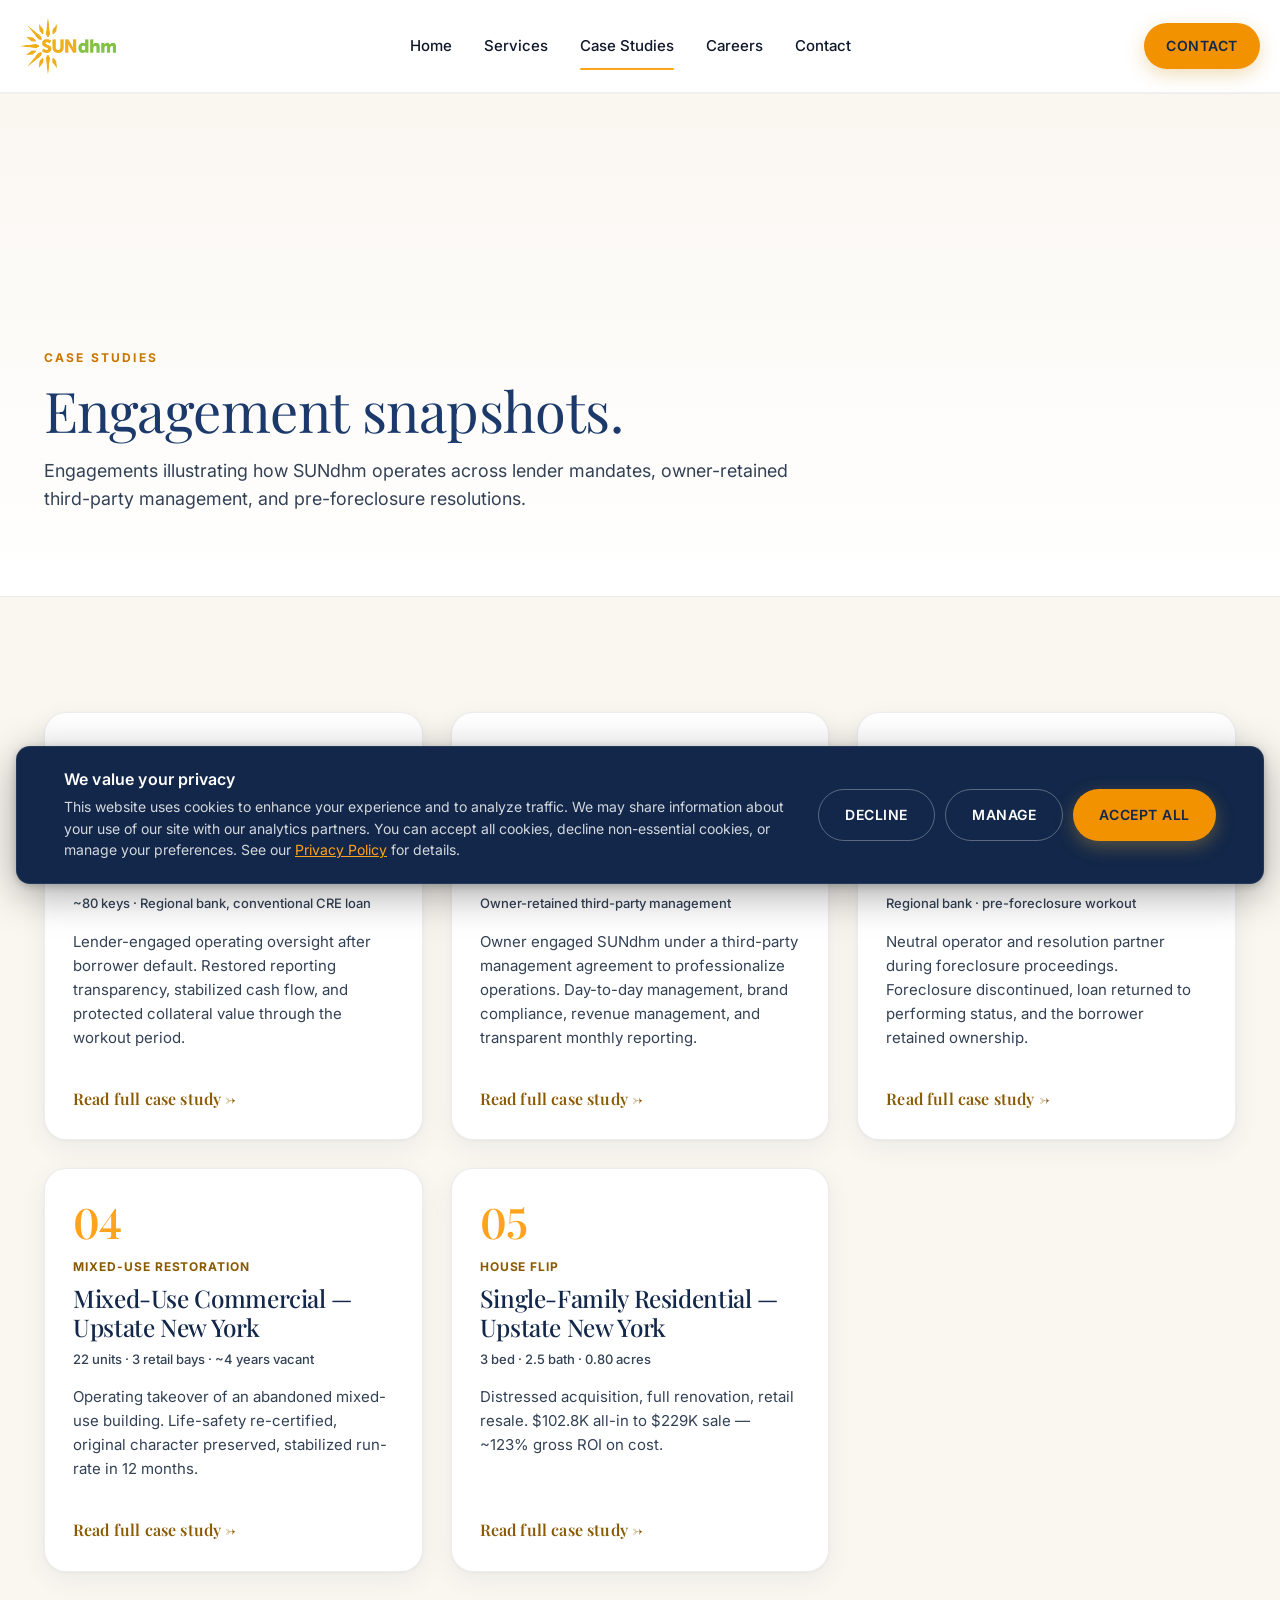
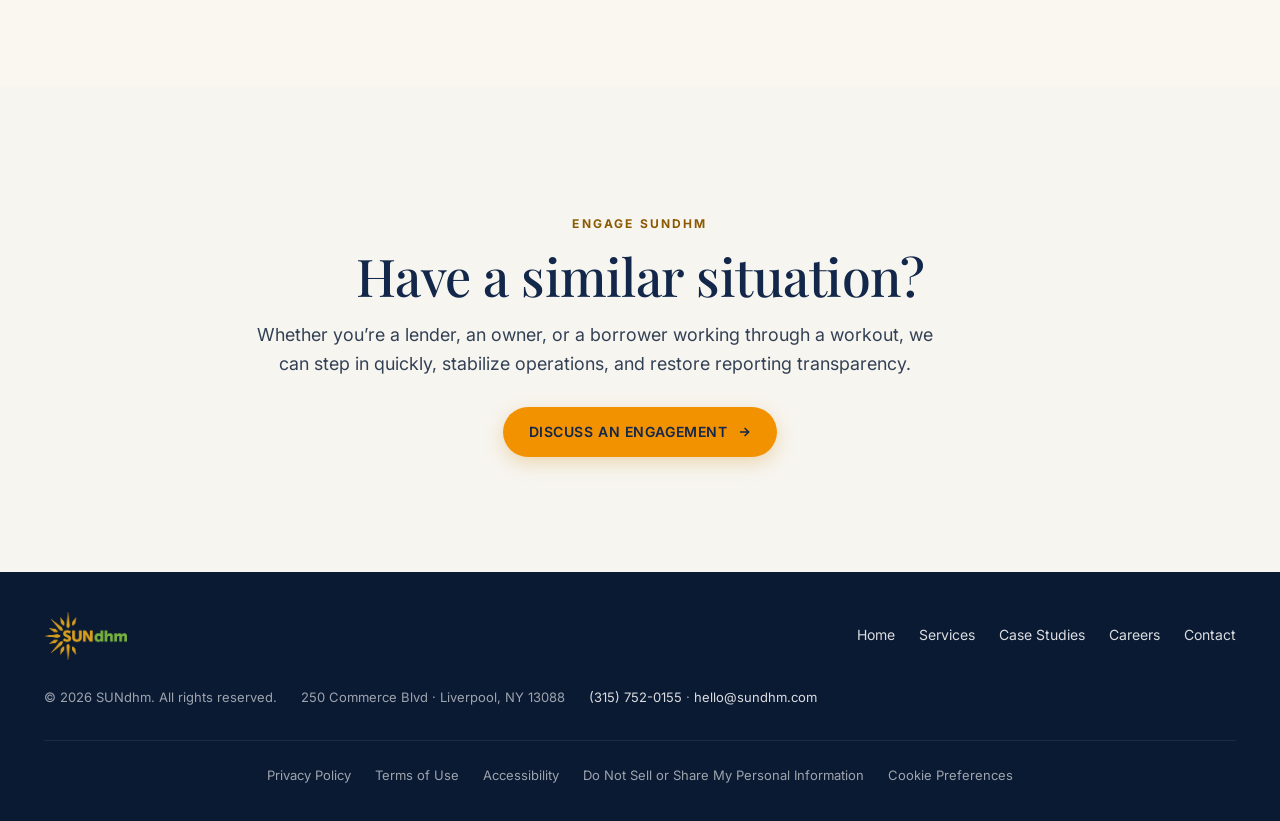
<file: case-studies.html>
<!doctype html>
<html lang="en">
<head>
<meta charset="utf-8" />
<meta name="viewport" content="width=device-width,initial-scale=1" />
<title>Case Studies · Hotel & Real Estate Engagements · SUNdhm</title>
<meta name="description" content="SUNdhm case studies across hotel management, lender-engaged oversight, third-party property management, pre-foreclosure resolution, mixed-use restoration, and house flipping in Upstate New York." />
<link rel="canonical" href="https://www.sundhm.com/case-studies.html" />

<meta name="geo.region" content="US-NY" />
<meta name="geo.placename" content="Liverpool" />
<meta name="author" content="SUNdhm" />
<meta name="robots" content="index, follow, max-image-preview:large, max-snippet:-1" />

<meta property="og:type" content="website" />
<meta property="og:site_name" content="SUNdhm" />
<meta property="og:locale" content="en_US" />
<meta property="og:title" content="Case Studies · Hotel & Real Estate Engagements · SUNdhm" />
<meta property="og:description" content="SUNdhm case studies across hotel management, lender-engaged oversight, third-party property management, pre-foreclosure resolution, mixed-use restoration, and house flipping in Upstate New York." />
<meta property="og:url" content="https://www.sundhm.com/case-studies.html" />
<meta property="og:image" content="https://www.sundhm.com/assets/images/hero-hotel.jpg" />

<meta name="twitter:card" content="summary_large_image" />
<meta name="twitter:title" content="Case Studies · Hotel & Real Estate Engagements · SUNdhm" />
<meta name="twitter:description" content="SUNdhm case studies across hotel management, lender-engaged oversight, third-party property management, pre-foreclosure resolution, mixed-use restoration, and house flipping in Upstate New York." />
<meta name="twitter:image" content="https://www.sundhm.com/assets/images/hero-hotel.jpg" />

<link rel="icon" href="./assets/images/favicon.ico" />
<link rel="apple-touch-icon" href="./assets/images/logo-mark.png" />
<link rel="preconnect" href="https://fonts.googleapis.com" />
<link rel="preconnect" href="https://fonts.gstatic.com" crossorigin />
<link href="https://fonts.googleapis.com/css2?family=Inter:wght@400;500;600;700&family=Playfair+Display:ital,wght@0,400;0,500;0,600;1,400&display=swap" rel="stylesheet" />
<link rel="stylesheet" href="./style.css?v=1778507749" />

<script type="application/ld+json">
{
  "@context": "https://schema.org",
  "@type": ["LocalBusiness", "RealEstateAgent"],
  "@id": "https://www.sundhm.com/#organization",
  "name": "SUNdhm",
  "alternateName": "SUNdhm Hospitality & Real Estate",
  "description": "Hospitality and real estate operator in Central New York. Hotel management, apartments and multi-family, Airbnb and short-term rentals, third-party property management, house flipping, banquet and catering, restoration services, and court-appointed receivership.",
  "url": "https://www.sundhm.com",
  "logo": "https://www.sundhm.com/assets/images/logo.png",
  "image": "https://www.sundhm.com/assets/images/hero-hotel.jpg",
  "email": "hello@sundhm.com",
  "telephone": "+1-315-752-0155",
  "priceRange": "$$",
  "address": {
    "@type": "PostalAddress",
    "streetAddress": "250 Commerce Blvd",
    "addressLocality": "Liverpool",
    "addressRegion": "NY",
    "postalCode": "13088",
    "addressCountry": "US"
  },
  "geo": {
    "@type": "GeoCoordinates",
    "latitude": 43.1062,
    "longitude": -76.2177
  },
  "areaServed": [
    { "@type": "State", "name": "New York" },
    { "@type": "City", "name": "Syracuse" },
    { "@type": "City", "name": "Liverpool" },
    { "@type": "City", "name": "Cicero" },
    { "@type": "AdministrativeArea", "name": "Onondaga County" },
    { "@type": "AdministrativeArea", "name": "Central New York" },
    { "@type": "AdministrativeArea", "name": "Upstate New York" }
  ],
  "openingHoursSpecification": [{
    "@type": "OpeningHoursSpecification",
    "dayOfWeek": ["Monday","Tuesday","Wednesday","Thursday","Friday"],
    "opens": "09:00",
    "closes": "17:00"
  }],
  "sameAs": [],
  "hasOfferCatalog": {
    "@type": "OfferCatalog",
    "name": "SUNdhm Services",
    "itemListElement": [
      { "@type": "Offer", "itemOffered": { "@type": "Service", "name": "Hotel Management", "url": "https://www.sundhm.com/services.html#hotel-management" } },
      { "@type": "Offer", "itemOffered": { "@type": "Service", "name": "Apartments & Multi-Family Management", "url": "https://www.sundhm.com/services.html#apartments" } },
      { "@type": "Offer", "itemOffered": { "@type": "Service", "name": "Airbnb & Short-Term Rental Operations", "url": "https://www.sundhm.com/services.html#str" } },
      { "@type": "Offer", "itemOffered": { "@type": "Service", "name": "Third-Party Property Management", "url": "https://www.sundhm.com/services.html#property-management" } },
      { "@type": "Offer", "itemOffered": { "@type": "Service", "name": "House Flipping & Real Estate Development", "url": "https://www.sundhm.com/services.html#flipping" } },
      { "@type": "Offer", "itemOffered": { "@type": "Service", "name": "Banquet & Catering", "url": "https://www.sundhm.com/services.html#banquet" } },
      { "@type": "Offer", "itemOffered": { "@type": "Service", "name": "Restoration Services (PuroClean of Syracuse North)", "url": "https://www.sundhm.com/services.html#restoration" } },
      { "@type": "Offer", "itemOffered": { "@type": "Service", "name": "Receivership & Special Assets", "url": "https://www.sundhm.com/services.html#receivership" } },
      { "@type": "Offer", "itemOffered": { "@type": "Service", "name": "Mortgage Dispute & Workout Guidance", "url": "https://www.sundhm.com/services.html#mortgage-disputes" } }
    ]
  }
}
</script>
<script type="application/ld+json">
{
  "@context": "https://schema.org",
  "@type": "BreadcrumbList",
  "itemListElement": [
    { "@type": "ListItem", "position": 1, "name": "Home", "item": "https://www.sundhm.com/" },
    { "@type": "ListItem", "position": 2, "name": "Case Studies", "item": "https://www.sundhm.com/case-studies.html" }
  ]
}
</script>
</head>
<body class="sundhm">
<a class="skip-link" href="#main">Skip to main content</a>
<header class="sd-header sd-header--solid" id="top">
  <div class="container sd-header__inner">
    <a href="./index.html" class="sd-header__logo" aria-label="SUNdhm home">
      <img src="./assets/images/logo.png" alt="SUNdhm" width="120" height="70" />
    </a>
    <nav class="sd-header__nav" aria-label="Primary">
      <a href="./index.html">Home</a>
      <a href="./services.html">Services</a>
      <a href="./case-studies.html" class="is-active">Case Studies</a>
      <a href="./careers.html">Careers</a>
      <a href="./contact.html">Contact</a>
    </nav>
    <a class="btn btn--gold sd-header__cta" href="./contact.html">Contact</a>
    <button class="sd-header__menu-btn" aria-label="Open menu" id="menuBtn" aria-expanded="false" aria-controls="mobileNav">
      <svg width="24" height="24" viewBox="0 0 24 24" fill="none" stroke="currentColor" stroke-width="2"><path d="M4 6h16M4 12h16M4 18h16"/></svg>
    </button>
  </div>
</header>

<!-- Mobile nav: scrim + half-popout drawer (sibling of header so position:fixed isn't contained by header's backdrop-filter) -->
<div class="sd-mobile-nav__scrim" id="mobileNavScrim" aria-hidden="true"></div>
<nav class="sd-mobile-nav" id="mobileNav" aria-label="Mobile" aria-hidden="true">
  <div class="sd-mobile-nav__top">
    <a href="./index.html" class="sd-mobile-nav__logo" aria-label="SUNdhm home">
      <img src="./assets/images/logo.png" alt="SUNdhm" width="100" height="58" />
    </a>
    <button class="sd-mobile-nav__close" aria-label="Close menu" id="menuClose">
      <svg width="28" height="28" viewBox="0 0 24 24" fill="none" stroke="currentColor" stroke-width="2"><path d="M18 6L6 18M6 6l12 12"/></svg>
    </button>
  </div>
  <div class="sd-mobile-nav__links">
    <a href="./index.html">Home</a>
    <a href="./services.html">Services</a>
    <a href="./case-studies.html">Case Studies</a>
    <a href="./careers.html">Careers</a>
    <a href="./contact.html">Contact</a>
  </div>
  <div class="sd-mobile-nav__foot">
    <a class="btn btn--gold" href="./contact.html">Get in touch</a>
    <p class="sd-mobile-nav__meta"><a href="tel:+13157520155">(315) 752-0155</a><br/><a href="mailto:hello@sundhm.com">hello@sundhm.com</a></p>
  </div>
</nav>
<main id="main" tabindex="-1">

<section class="page-hero">
  <div class="container">
    <p class="eyebrow">Case Studies</p>
    <h1 class="serif">Engagement snapshots.</h1>
    <p class="lead" style="max-width: 760px; margin-top: 16px;">Engagements illustrating how SUNdhm operates across lender mandates, owner-retained third-party management, and pre-foreclosure resolutions.</p>
  </div>
</section>

<section class="section" style="background: var(--cream);">
  <div class="container">
    <div class="grid grid-3 case-grid">

      <a class="case-card case-card--link reveal" href="./case-lender.html">
        <div class="case-card__num">01</div>
        <p class="card__meta">Lender Engagement</p>
        <h3 class="case-card__title">Limited-Service Hotel — New York</h3>
        <p class="case-card__sub">~80 keys · Regional bank, conventional CRE loan</p>
        <p class="case-card__body">Lender-engaged operating oversight after borrower default. Restored reporting transparency, stabilized cash flow, and protected collateral value through the workout period.</p>
        <p class="case-card__cta">Read full case study <span aria-hidden="true">&rarr;</span></p>
      </a>

      <a class="case-card case-card--link reveal" href="./case-property-management.html">
        <div class="case-card__num">02</div>
        <p class="card__meta">Property Management</p>
        <h3 class="case-card__title">Limited-Service Hotel — New York</h3>
        <p class="case-card__sub">Owner-retained third-party management</p>
        <p class="case-card__body">Owner engaged SUNdhm under a third-party management agreement to professionalize operations. Day-to-day management, brand compliance, revenue management, and transparent monthly reporting.</p>
        <p class="case-card__cta">Read full case study <span aria-hidden="true">&rarr;</span></p>
      </a>

      <a class="case-card case-card--link reveal" href="./case-resolution.html">
        <div class="case-card__num">03</div>
        <p class="card__meta">Borrower &amp; Lender Resolution</p>
        <h3 class="case-card__title">Limited-Service Hotel — New York</h3>
        <p class="case-card__sub">Regional bank · pre-foreclosure workout</p>
        <p class="case-card__body">Neutral operator and resolution partner during foreclosure proceedings. Foreclosure discontinued, loan returned to performing status, and the borrower retained ownership.</p>
        <p class="case-card__cta">Read full case study <span aria-hidden="true">&rarr;</span></p>
      </a>

      <a class="case-card case-card--link reveal" href="./case-mixed-use.html">
        <div class="case-card__num">04</div>
        <p class="card__meta">Mixed-Use Restoration</p>
        <h3 class="case-card__title">Mixed-Use Commercial — Upstate New York</h3>
        <p class="case-card__sub">22 units &middot; 3 retail bays &middot; ~4 years vacant</p>
        <p class="case-card__body">Operating takeover of an abandoned mixed-use building. Life-safety re-certified, original character preserved, stabilized run-rate in 12 months.</p>
        <p class="case-card__cta">Read full case study <span aria-hidden="true">&rarr;</span></p>
      </a>

      <a class="case-card case-card--link reveal" href="./case-house-flip.html">
        <div class="case-card__num">05</div>
        <p class="card__meta">House Flip</p>
        <h3 class="case-card__title">Single-Family Residential — Upstate New York</h3>
        <p class="case-card__sub">3 bed &middot; 2.5 bath &middot; 0.80 acres</p>
        <p class="case-card__body">Distressed acquisition, full renovation, retail resale. $102.8K all-in to $229K sale &mdash; ~123% gross ROI on cost.</p>
        <p class="case-card__cta">Read full case study <span aria-hidden="true">&rarr;</span></p>
      </a>

    </div>

  </div>
</section>

<section class="section section--soft">
  <div class="container" style="max-width: 820px; text-align: center;">
    <p class="eyebrow">Engage SUNdhm</p>
    <h2 class="serif" style="margin-top: 12px;">Have a similar situation?</h2>
    <p class="lead" style="margin-top: 16px;">Whether you’re a lender, an owner, or a borrower working through a workout, we can step in quickly, stabilize operations, and restore reporting transparency.</p>
    <div style="margin-top: 28px;">
      <a class="btn btn--gold" href="./contact.html">Discuss an engagement <svg class="arrow" width="14" height="14" viewBox="0 0 24 24" fill="none" stroke="currentColor" stroke-width="2.5"><path d="M5 12h14M13 5l7 7-7 7"/></svg></a>
    </div>
  </div>
</section>

</main>
<footer class="sd-footer">
  <div class="container">
    <div class="sd-footer__inner">
      <a href="./index.html" class="sd-footer__logo">
        <img src="./assets/images/logo.png" alt="SUNdhm" width="100" height="58" />
      </a>
      <nav class="sd-footer__nav" aria-label="Footer">
        <a href="./index.html">Home</a>
        <a href="./services.html">Services</a>
        <a href="./case-studies.html">Case Studies</a>
        <a href="./careers.html">Careers</a>
        <a href="./contact.html">Contact</a>
      </nav>
      <div class="sd-footer__meta">
        <span>© <span id="year"></span> SUNdhm. All rights reserved.</span>
        <span>250 Commerce Blvd · Liverpool, NY 13088</span>
        <span><a href="tel:+13157520155">(315) 752-0155</a> · <a href="mailto:hello@sundhm.com">hello@sundhm.com</a></span>
      </div>
    </div>
    <div class="sd-footer__legal">
      <a href="./privacy.html">Privacy Policy</a>
      <a href="./terms.html">Terms of Use</a>
      <a href="./accessibility.html">Accessibility</a>
      <a href="./privacy.html#privacy-requests">Do Not Sell or Share My Personal Information</a>
      <a href="#" id="cookieReopen">Cookie Preferences</a>
    </div>
  </div>
</footer>

<!-- Cookie consent banner (US compliance / CCPA-ready) -->
<div id="cookieBanner" class="cookie-banner" hidden role="dialog" aria-label="Cookie consent" aria-live="polite">
  <div class="cookie-banner__inner">
    <div class="cookie-banner__body">
      <h3 class="cookie-banner__title">We value your privacy</h3>
      <p>This website uses cookies to enhance your experience and to analyze traffic. We may share information about your use of our site with our analytics partners. You can accept all cookies, decline non-essential cookies, or manage your preferences. See our <a href="./privacy.html">Privacy Policy</a> for details.</p>
    </div>
    <div class="cookie-banner__actions">
      <button type="button" class="btn btn--ghost" id="cookieDecline">Decline</button>
      <button type="button" class="btn btn--ghost" id="cookieManage">Manage</button>
      <button type="button" class="btn btn--gold" id="cookieAccept">Accept all</button>
    </div>
  </div>
</div>

<!-- Cookie preferences modal -->
<div id="cookieModal" class="cookie-modal" hidden role="dialog" aria-modal="true" aria-labelledby="cookieModalTitle">
  <div class="cookie-modal__backdrop" id="cookieModalBackdrop"></div>
  <div class="cookie-modal__panel">
    <button type="button" class="cookie-modal__close" id="cookieModalClose" aria-label="Close">
      <svg width="22" height="22" viewBox="0 0 24 24" fill="none" stroke="currentColor" stroke-width="2"><path d="M18 6L6 18M6 6l12 12"/></svg>
    </button>
    <h3 id="cookieModalTitle" class="serif">Cookie preferences</h3>
    <p>Choose which cookies you allow. Your preferences are saved on this device and apply only to sundhm.com.</p>
    <div class="cookie-row">
      <div>
        <strong>Strictly necessary</strong>
        <p>Required for the site to function (security, navigation, form submission). Cannot be disabled.</p>
      </div>
      <span class="cookie-toggle cookie-toggle--locked">Always on</span>
    </div>
    <label class="cookie-row">
      <div>
        <strong>Analytics</strong>
        <p>Helps us understand how visitors use our site so we can improve it. Anonymous and aggregated.</p>
      </div>
      <input type="checkbox" id="prefAnalytics" class="cookie-toggle__input" />
      <span class="cookie-toggle"><span class="cookie-toggle__dot"></span></span>
    </label>
    <label class="cookie-row">
      <div>
        <strong>Marketing</strong>
        <p>Used by our advertising partners to show relevant ads on other sites. Disabled by default.</p>
      </div>
      <input type="checkbox" id="prefMarketing" class="cookie-toggle__input" />
      <span class="cookie-toggle"><span class="cookie-toggle__dot"></span></span>
    </label>
    <div class="cookie-modal__actions">
      <button type="button" class="btn btn--ghost" id="cookieRejectAll">Reject non-essential</button>
      <button type="button" class="btn btn--gold" id="cookieSavePrefs">Save preferences</button>
    </div>
  </div>
</div>

<script>
  document.getElementById('year').textContent = new Date().getFullYear();

  const menuBtn = document.getElementById('menuBtn');
  const mobileNav = document.getElementById('mobileNav');
  const menuClose = document.getElementById('menuClose');
  const scrim = document.getElementById('mobileNavScrim');
  function openMobileNav() {
    if (mobileNav) {
      mobileNav.classList.add('is-open');
      mobileNav.setAttribute('aria-hidden', 'false');
    }
    if (scrim) scrim.classList.add('is-open');
    if (menuBtn) menuBtn.setAttribute('aria-expanded', 'true');
    document.documentElement.classList.add('nav-locked');
  }
  function closeMobileNav() {
    if (mobileNav) {
      mobileNav.classList.remove('is-open');
      mobileNav.setAttribute('aria-hidden', 'true');
    }
    if (scrim) scrim.classList.remove('is-open');
    if (menuBtn) menuBtn.setAttribute('aria-expanded', 'false');
    document.documentElement.classList.remove('nav-locked');
  }
  if (menuBtn) menuBtn.addEventListener('click', openMobileNav);
  if (menuClose) menuClose.addEventListener('click', closeMobileNav);
  if (scrim) scrim.addEventListener('click', closeMobileNav);
  document.querySelectorAll('.sd-mobile-nav a').forEach(a => a.addEventListener('click', closeMobileNav));
  document.addEventListener('keydown', (e) => { if (e.key === 'Escape' && mobileNav && mobileNav.classList.contains('is-open')) closeMobileNav(); });

  const header = document.querySelector('.sd-header');
  const setHeaderState = () => {
    if (window.scrollY > 40) header.classList.add('is-scrolled');
    else header.classList.remove('is-scrolled');
  };
  setHeaderState();
  window.addEventListener('scroll', setHeaderState, { passive: true });

  const io = new IntersectionObserver((entries) => {
    entries.forEach(e => { if (e.isIntersecting) { e.target.classList.add('is-visible'); io.unobserve(e.target); } });
  }, { threshold: 0.12 });
  document.querySelectorAll('.reveal').forEach(el => io.observe(el));

  document.querySelectorAll('.svc-card').forEach(card => {
    const head = card.querySelector('.svc-card__head');
    if (!head) return;
    head.addEventListener('click', () => {
      const open = card.classList.toggle('is-open');
      head.setAttribute('aria-expanded', open ? 'true' : 'false');
    });
  });

  // ============ Cookie consent ============
  (function(){
    const KEY = 'sundhm_cookie_consent_v1';
    const banner = document.getElementById('cookieBanner');
    const modal  = document.getElementById('cookieModal');
    const accept = document.getElementById('cookieAccept');
    const decline= document.getElementById('cookieDecline');
    const manage = document.getElementById('cookieManage');
    const reopen = document.getElementById('cookieReopen');
    const close  = document.getElementById('cookieModalClose');
    const back   = document.getElementById('cookieModalBackdrop');
    const save   = document.getElementById('cookieSavePrefs');
    const reject = document.getElementById('cookieRejectAll');
    const prefA  = document.getElementById('prefAnalytics');
    const prefM  = document.getElementById('prefMarketing');
    if (!banner) return;

    // Safe storage shim with in-memory fallback for sandboxed iframes that block storage APIs.
    var memStore = {};
    var storage = (function(){
      try {
        var s = window['local' + 'Storage'];
        var t = '__sundhm_test__';
        s.setItem(t, '1'); s.removeItem(t);
        return { get: function(k){ return s.getItem(k); }, set: function(k,v){ s.setItem(k,v); } };
      } catch(e){
        return { get: function(k){ return memStore[k] || null; }, set: function(k,v){ memStore[k] = v; } };
      }
    })();

    function read() {
      try { return JSON.parse(storage.get(KEY) || 'null'); } catch(e) { return null; }
    }
    function write(state) {
      state.timestamp = new Date().toISOString();
      storage.set(KEY, JSON.stringify(state));
      // Hook for analytics: gate any tracking scripts on state.analytics === true
      window.dispatchEvent(new CustomEvent('cookieconsent', { detail: state }));
    }
    function showBanner(){ banner.hidden = false; }
    function hideBanner(){ banner.hidden = true; }
    function showModal(){
      const cur = read() || { analytics:false, marketing:false };
      if (prefA) prefA.checked = !!cur.analytics;
      if (prefM) prefM.checked = !!cur.marketing;
      modal.hidden = false;
      document.body.style.overflow = 'hidden';
    }
    function hideModal(){ modal.hidden = true; document.body.style.overflow = ''; }

    if (!read()) showBanner();

    accept && accept.addEventListener('click', () => {
      write({ necessary:true, analytics:true, marketing:true, choice:'accept-all' });
      hideBanner();
    });
    decline && decline.addEventListener('click', () => {
      write({ necessary:true, analytics:false, marketing:false, choice:'decline' });
      hideBanner();
    });
    manage && manage.addEventListener('click', showModal);
    reopen && reopen.addEventListener('click', (e) => { e.preventDefault(); showModal(); });
    close && close.addEventListener('click', hideModal);
    back && back.addEventListener('click', hideModal);
    save && save.addEventListener('click', () => {
      write({ necessary:true, analytics: !!(prefA && prefA.checked), marketing: !!(prefM && prefM.checked), choice:'custom' });
      hideModal(); hideBanner();
    });
    reject && reject.addEventListener('click', () => {
      write({ necessary:true, analytics:false, marketing:false, choice:'reject-all' });
      hideModal(); hideBanner();
    });

    // Public consent helper for future analytics/pixels.
    // Usage: SundhmConsent.onAnalytics(function(){ /* load GA */ });
    //        SundhmConsent.onMarketing(function(){ /* load Meta pixel */ });
    window.SundhmConsent = {
      get: read,
      has: function(cat){ var s = read(); return !!(s && s[cat]); },
      onAnalytics: function(cb){
        if (this.has('analytics')) { try { cb(); } catch(e){} return; }
        window.addEventListener('cookieconsent', function once(e){
          if (e.detail && e.detail.analytics) { window.removeEventListener('cookieconsent', once); try { cb(); } catch(err){} }
        });
      },
      onMarketing: function(cb){
        if (this.has('marketing')) { try { cb(); } catch(e){} return; }
        window.addEventListener('cookieconsent', function once(e){
          if (e.detail && e.detail.marketing) { window.removeEventListener('cookieconsent', once); try { cb(); } catch(err){} }
        });
      }
    };
  })();
</script>
</body>
</html>
</file>
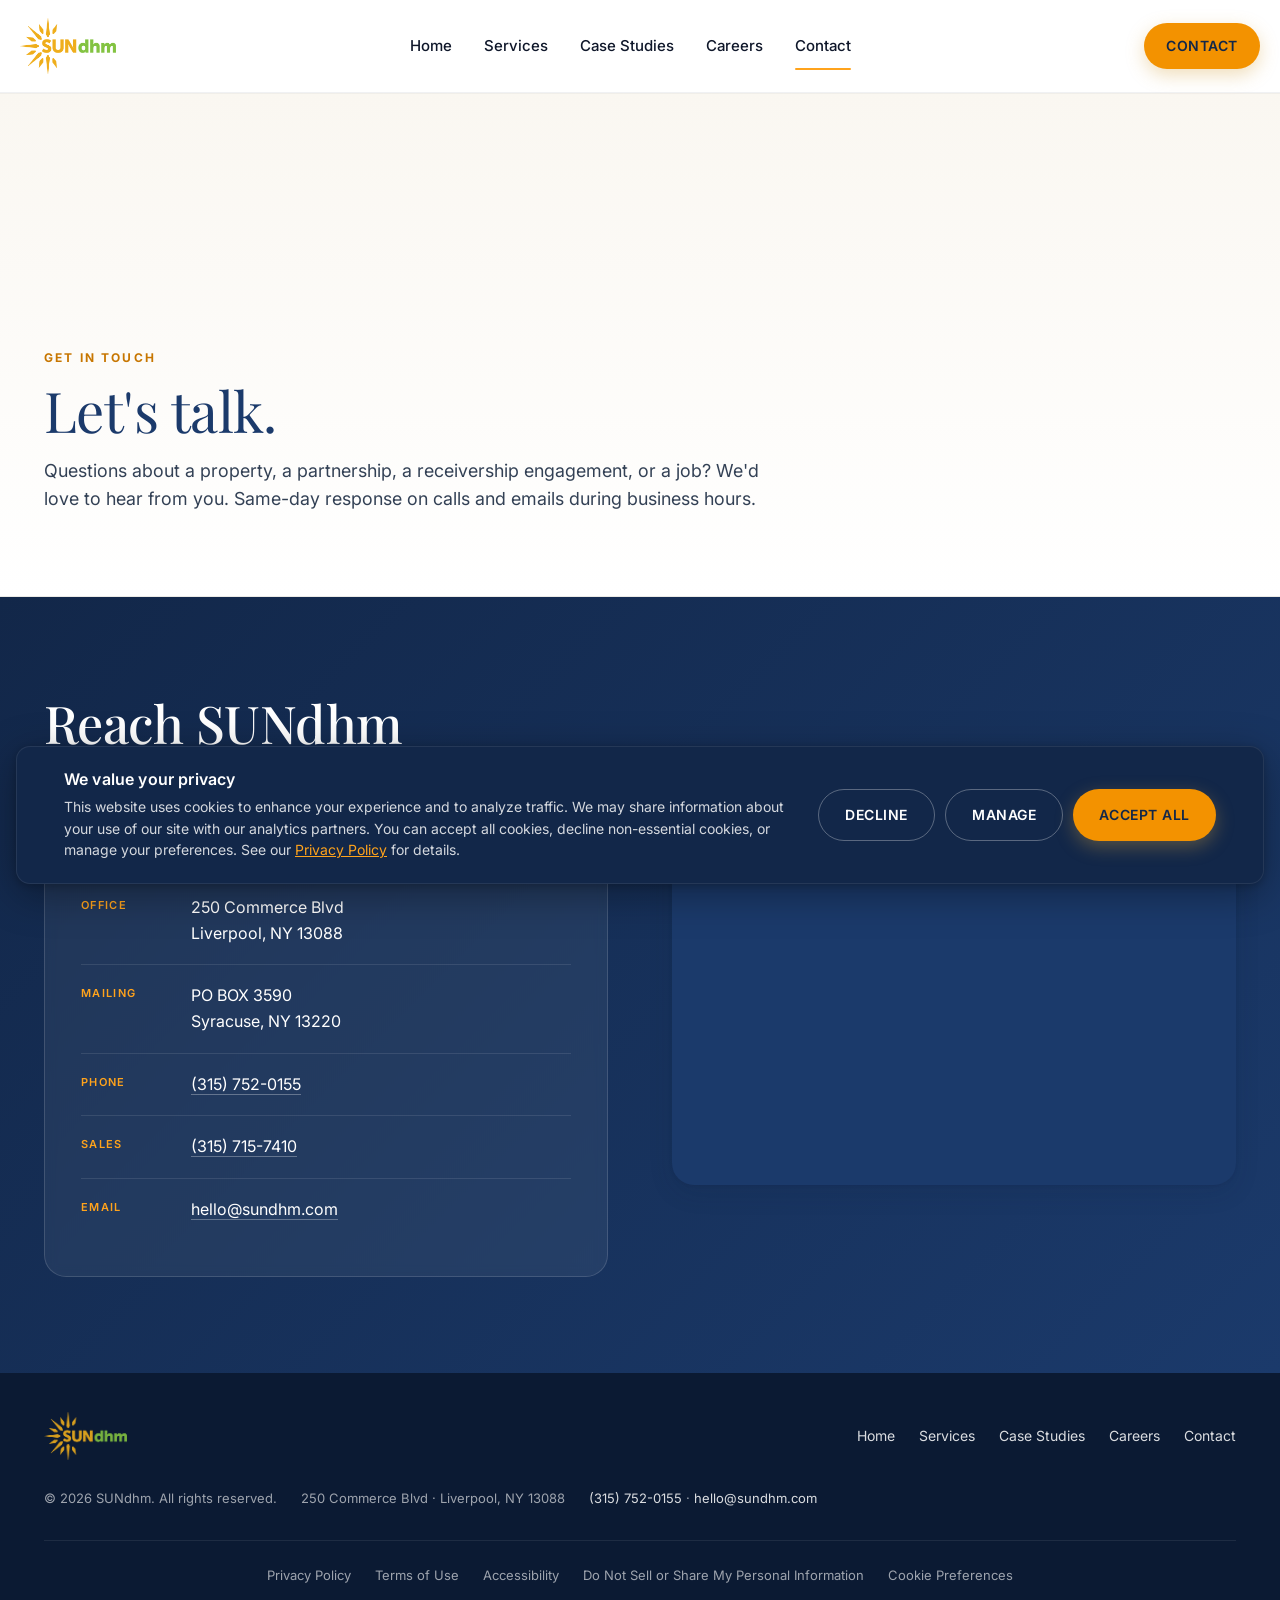
<file: contact.html>
<!doctype html>
<html lang="en">
<head>
<meta charset="utf-8" />
<meta name="viewport" content="width=device-width,initial-scale=1" />
<title>Contact SUNdhm · (315) 752-0155 · Liverpool, NY 13088</title>
<meta name="description" content="Contact SUNdhm — Syracuse-area hotel and property management, restoration, and receivership. 250 Commerce Blvd, Liverpool NY 13088. Phone (315) 752-0155 · sales (315) 715-7410 · hello@sundhm.com." />
<link rel="canonical" href="https://www.sundhm.com/contact.html" />

<meta name="geo.region" content="US-NY" />
<meta name="geo.placename" content="Liverpool" />
<meta name="author" content="SUNdhm" />
<meta name="robots" content="index, follow, max-image-preview:large, max-snippet:-1" />

<meta property="og:type" content="website" />
<meta property="og:site_name" content="SUNdhm" />
<meta property="og:locale" content="en_US" />
<meta property="og:title" content="Contact SUNdhm · (315) 752-0155 · Liverpool, NY 13088" />
<meta property="og:description" content="Contact SUNdhm — Syracuse-area hotel and property management, restoration, and receivership. 250 Commerce Blvd, Liverpool NY 13088. Phone (315) 752-0155 · sales (315) 715-7410 · hello@sundhm.com." />
<meta property="og:url" content="https://www.sundhm.com/contact.html" />
<meta property="og:image" content="https://www.sundhm.com/assets/images/hero-hotel.jpg" />

<meta name="twitter:card" content="summary_large_image" />
<meta name="twitter:title" content="Contact SUNdhm · (315) 752-0155 · Liverpool, NY 13088" />
<meta name="twitter:description" content="Contact SUNdhm — Syracuse-area hotel and property management, restoration, and receivership. 250 Commerce Blvd, Liverpool NY 13088. Phone (315) 752-0155 · sales (315) 715-7410 · hello@sundhm.com." />
<meta name="twitter:image" content="https://www.sundhm.com/assets/images/hero-hotel.jpg" />

<link rel="icon" href="./assets/images/favicon.ico" />
<link rel="apple-touch-icon" href="./assets/images/logo-mark.png" />
<link rel="preconnect" href="https://fonts.googleapis.com" />
<link rel="preconnect" href="https://fonts.gstatic.com" crossorigin />
<link href="https://fonts.googleapis.com/css2?family=Inter:wght@400;500;600;700&family=Playfair+Display:ital,wght@0,400;0,500;0,600;1,400&display=swap" rel="stylesheet" />
<link rel="stylesheet" href="./style.css?v=1778507749" />

<script type="application/ld+json">
{
  "@context": "https://schema.org",
  "@type": ["LocalBusiness", "RealEstateAgent"],
  "@id": "https://www.sundhm.com/#organization",
  "name": "SUNdhm",
  "alternateName": "SUNdhm Hospitality & Real Estate",
  "description": "Hospitality and real estate operator in Central New York. Hotel management, apartments and multi-family, Airbnb and short-term rentals, third-party property management, house flipping, banquet and catering, restoration services, and court-appointed receivership.",
  "url": "https://www.sundhm.com",
  "logo": "https://www.sundhm.com/assets/images/logo.png",
  "image": "https://www.sundhm.com/assets/images/hero-hotel.jpg",
  "email": "hello@sundhm.com",
  "telephone": "+1-315-752-0155",
  "priceRange": "$$",
  "address": {
    "@type": "PostalAddress",
    "streetAddress": "250 Commerce Blvd",
    "addressLocality": "Liverpool",
    "addressRegion": "NY",
    "postalCode": "13088",
    "addressCountry": "US"
  },
  "geo": {
    "@type": "GeoCoordinates",
    "latitude": 43.1062,
    "longitude": -76.2177
  },
  "areaServed": [
    { "@type": "State", "name": "New York" },
    { "@type": "City", "name": "Syracuse" },
    { "@type": "City", "name": "Liverpool" },
    { "@type": "City", "name": "Cicero" },
    { "@type": "AdministrativeArea", "name": "Onondaga County" },
    { "@type": "AdministrativeArea", "name": "Central New York" },
    { "@type": "AdministrativeArea", "name": "Upstate New York" }
  ],
  "openingHoursSpecification": [{
    "@type": "OpeningHoursSpecification",
    "dayOfWeek": ["Monday","Tuesday","Wednesday","Thursday","Friday"],
    "opens": "09:00",
    "closes": "17:00"
  }],
  "sameAs": [],
  "hasOfferCatalog": {
    "@type": "OfferCatalog",
    "name": "SUNdhm Services",
    "itemListElement": [
      { "@type": "Offer", "itemOffered": { "@type": "Service", "name": "Hotel Management", "url": "https://www.sundhm.com/services.html#hotel-management" } },
      { "@type": "Offer", "itemOffered": { "@type": "Service", "name": "Apartments & Multi-Family Management", "url": "https://www.sundhm.com/services.html#apartments" } },
      { "@type": "Offer", "itemOffered": { "@type": "Service", "name": "Airbnb & Short-Term Rental Operations", "url": "https://www.sundhm.com/services.html#str" } },
      { "@type": "Offer", "itemOffered": { "@type": "Service", "name": "Third-Party Property Management", "url": "https://www.sundhm.com/services.html#property-management" } },
      { "@type": "Offer", "itemOffered": { "@type": "Service", "name": "House Flipping & Real Estate Development", "url": "https://www.sundhm.com/services.html#flipping" } },
      { "@type": "Offer", "itemOffered": { "@type": "Service", "name": "Banquet & Catering", "url": "https://www.sundhm.com/services.html#banquet" } },
      { "@type": "Offer", "itemOffered": { "@type": "Service", "name": "Restoration Services (PuroClean of Syracuse North)", "url": "https://www.sundhm.com/services.html#restoration" } },
      { "@type": "Offer", "itemOffered": { "@type": "Service", "name": "Receivership & Special Assets", "url": "https://www.sundhm.com/services.html#receivership" } },
      { "@type": "Offer", "itemOffered": { "@type": "Service", "name": "Mortgage Dispute & Workout Guidance", "url": "https://www.sundhm.com/services.html#mortgage-disputes" } }
    ]
  }
}
</script>
<script type="application/ld+json">
{
  "@context": "https://schema.org",
  "@type": "BreadcrumbList",
  "itemListElement": [
    { "@type": "ListItem", "position": 1, "name": "Home", "item": "https://www.sundhm.com/" },
    { "@type": "ListItem", "position": 2, "name": "Contact", "item": "https://www.sundhm.com/contact.html" }
  ]
}
</script>
</head>
<body class="sundhm">
<a class="skip-link" href="#main">Skip to main content</a>
<header class="sd-header sd-header--solid" id="top">
  <div class="container sd-header__inner">
    <a href="./index.html" class="sd-header__logo" aria-label="SUNdhm home">
      <img src="./assets/images/logo.png" alt="SUNdhm" width="120" height="70" />
    </a>
    <nav class="sd-header__nav" aria-label="Primary">
      <a href="./index.html">Home</a>
      <a href="./services.html">Services</a>
      <a href="./case-studies.html">Case Studies</a>
      <a href="./careers.html">Careers</a>
      <a href="./contact.html" class="is-active">Contact</a>
    </nav>
    <a class="btn btn--gold sd-header__cta" href="./contact.html">Contact</a>
    <button class="sd-header__menu-btn" aria-label="Open menu" id="menuBtn" aria-expanded="false" aria-controls="mobileNav">
      <svg width="24" height="24" viewBox="0 0 24 24" fill="none" stroke="currentColor" stroke-width="2"><path d="M4 6h16M4 12h16M4 18h16"/></svg>
    </button>
  </div>
</header>

<!-- Mobile nav: scrim + half-popout drawer (sibling of header so position:fixed isn't contained by header's backdrop-filter) -->
<div class="sd-mobile-nav__scrim" id="mobileNavScrim" aria-hidden="true"></div>
<nav class="sd-mobile-nav" id="mobileNav" aria-label="Mobile" aria-hidden="true">
  <div class="sd-mobile-nav__top">
    <a href="./index.html" class="sd-mobile-nav__logo" aria-label="SUNdhm home">
      <img src="./assets/images/logo.png" alt="SUNdhm" width="100" height="58" />
    </a>
    <button class="sd-mobile-nav__close" aria-label="Close menu" id="menuClose">
      <svg width="28" height="28" viewBox="0 0 24 24" fill="none" stroke="currentColor" stroke-width="2"><path d="M18 6L6 18M6 6l12 12"/></svg>
    </button>
  </div>
  <div class="sd-mobile-nav__links">
    <a href="./index.html">Home</a>
    <a href="./services.html">Services</a>
    <a href="./case-studies.html">Case Studies</a>
    <a href="./careers.html">Careers</a>
    <a href="./contact.html">Contact</a>
  </div>
  <div class="sd-mobile-nav__foot">
    <a class="btn btn--gold" href="./contact.html">Get in touch</a>
    <p class="sd-mobile-nav__meta"><a href="tel:+13157520155">(315) 752-0155</a><br/><a href="mailto:hello@sundhm.com">hello@sundhm.com</a></p>
  </div>
</nav>
<main id="main" tabindex="-1">

<section class="page-hero">
  <div class="container">
    <p class="eyebrow">Get in touch</p>
    <h1 class="serif">Let's talk.</h1>
    <p class="lead" style="max-width: 720px; margin-top: 16px;">Questions about a property, a partnership, a receivership engagement, or a job? We'd love to hear from you. Same-day response on calls and emails during business hours.</p>
  </div>
</section>

<section class="section section--navy-deep" id="contact">
  <div class="container">
    <div class="grid grid-2">
      <div class="reveal">
        <h2 class="serif" style="color: #fff;">Reach SUNdhm</h2>
        <p class="lead" style="color: rgba(255,255,255,.85); margin-top: 16px;">Office hours Monday–Friday. After-hours engagements for lenders and receivership matters by phone.</p>
        <div class="contact-card" style="margin-top: 32px;">
          <div class="contact-row">
            <div class="contact-row__label">Office</div>
            <div class="contact-row__value">
              250 Commerce Blvd<br/>
              Liverpool, NY 13088
            </div>
          </div>
          <div class="contact-row">
            <div class="contact-row__label">Mailing</div>
            <div class="contact-row__value">
              PO BOX 3590<br/>
              Syracuse, NY 13220
            </div>
          </div>
          <div class="contact-row">
            <div class="contact-row__label">Phone</div>
            <div class="contact-row__value"><a href="tel:+13157520155">(315) 752-0155</a></div>
          </div>
          <div class="contact-row">
            <div class="contact-row__label">Sales</div>
            <div class="contact-row__value"><a href="tel:+13157157410">(315) 715-7410</a></div>
          </div>
          <div class="contact-row">
            <div class="contact-row__label">Email</div>
            <div class="contact-row__value"><a href="mailto:hello@sundhm.com">hello@sundhm.com</a></div>
          </div>
        </div>
      </div>
      <div class="reveal">
        <div class="contact-map">
          <iframe
            src="https://www.google.com/maps?q=250+Commerce+Blvd,+Liverpool,+NY+13088&output=embed"
            width="100%" height="100%" style="border:0; min-height: 400px; border-radius: var(--radius-lg);"
            allowfullscreen="" loading="lazy" referrerpolicy="no-referrer-when-downgrade"
            title="SUNdhm office location"></iframe>
        </div>
      </div>
    </div>
  </div>
</section>

</main>
<footer class="sd-footer">
  <div class="container">
    <div class="sd-footer__inner">
      <a href="./index.html" class="sd-footer__logo">
        <img src="./assets/images/logo.png" alt="SUNdhm" width="100" height="58" />
      </a>
      <nav class="sd-footer__nav" aria-label="Footer">
        <a href="./index.html">Home</a>
        <a href="./services.html">Services</a>
        <a href="./case-studies.html">Case Studies</a>
        <a href="./careers.html">Careers</a>
        <a href="./contact.html">Contact</a>
      </nav>
      <div class="sd-footer__meta">
        <span>© <span id="year"></span> SUNdhm. All rights reserved.</span>
        <span>250 Commerce Blvd · Liverpool, NY 13088</span>
        <span><a href="tel:+13157520155">(315) 752-0155</a> · <a href="mailto:hello@sundhm.com">hello@sundhm.com</a></span>
      </div>
    </div>
    <div class="sd-footer__legal">
      <a href="./privacy.html">Privacy Policy</a>
      <a href="./terms.html">Terms of Use</a>
      <a href="./accessibility.html">Accessibility</a>
      <a href="./privacy.html#privacy-requests">Do Not Sell or Share My Personal Information</a>
      <a href="#" id="cookieReopen">Cookie Preferences</a>
    </div>
  </div>
</footer>

<!-- Cookie consent banner (US compliance / CCPA-ready) -->
<div id="cookieBanner" class="cookie-banner" hidden role="dialog" aria-label="Cookie consent" aria-live="polite">
  <div class="cookie-banner__inner">
    <div class="cookie-banner__body">
      <h3 class="cookie-banner__title">We value your privacy</h3>
      <p>This website uses cookies to enhance your experience and to analyze traffic. We may share information about your use of our site with our analytics partners. You can accept all cookies, decline non-essential cookies, or manage your preferences. See our <a href="./privacy.html">Privacy Policy</a> for details.</p>
    </div>
    <div class="cookie-banner__actions">
      <button type="button" class="btn btn--ghost" id="cookieDecline">Decline</button>
      <button type="button" class="btn btn--ghost" id="cookieManage">Manage</button>
      <button type="button" class="btn btn--gold" id="cookieAccept">Accept all</button>
    </div>
  </div>
</div>

<!-- Cookie preferences modal -->
<div id="cookieModal" class="cookie-modal" hidden role="dialog" aria-modal="true" aria-labelledby="cookieModalTitle">
  <div class="cookie-modal__backdrop" id="cookieModalBackdrop"></div>
  <div class="cookie-modal__panel">
    <button type="button" class="cookie-modal__close" id="cookieModalClose" aria-label="Close">
      <svg width="22" height="22" viewBox="0 0 24 24" fill="none" stroke="currentColor" stroke-width="2"><path d="M18 6L6 18M6 6l12 12"/></svg>
    </button>
    <h3 id="cookieModalTitle" class="serif">Cookie preferences</h3>
    <p>Choose which cookies you allow. Your preferences are saved on this device and apply only to sundhm.com.</p>
    <div class="cookie-row">
      <div>
        <strong>Strictly necessary</strong>
        <p>Required for the site to function (security, navigation, form submission). Cannot be disabled.</p>
      </div>
      <span class="cookie-toggle cookie-toggle--locked">Always on</span>
    </div>
    <label class="cookie-row">
      <div>
        <strong>Analytics</strong>
        <p>Helps us understand how visitors use our site so we can improve it. Anonymous and aggregated.</p>
      </div>
      <input type="checkbox" id="prefAnalytics" class="cookie-toggle__input" />
      <span class="cookie-toggle"><span class="cookie-toggle__dot"></span></span>
    </label>
    <label class="cookie-row">
      <div>
        <strong>Marketing</strong>
        <p>Used by our advertising partners to show relevant ads on other sites. Disabled by default.</p>
      </div>
      <input type="checkbox" id="prefMarketing" class="cookie-toggle__input" />
      <span class="cookie-toggle"><span class="cookie-toggle__dot"></span></span>
    </label>
    <div class="cookie-modal__actions">
      <button type="button" class="btn btn--ghost" id="cookieRejectAll">Reject non-essential</button>
      <button type="button" class="btn btn--gold" id="cookieSavePrefs">Save preferences</button>
    </div>
  </div>
</div>

<script>
  document.getElementById('year').textContent = new Date().getFullYear();

  const menuBtn = document.getElementById('menuBtn');
  const mobileNav = document.getElementById('mobileNav');
  const menuClose = document.getElementById('menuClose');
  const scrim = document.getElementById('mobileNavScrim');
  function openMobileNav() {
    if (mobileNav) {
      mobileNav.classList.add('is-open');
      mobileNav.setAttribute('aria-hidden', 'false');
    }
    if (scrim) scrim.classList.add('is-open');
    if (menuBtn) menuBtn.setAttribute('aria-expanded', 'true');
    document.documentElement.classList.add('nav-locked');
  }
  function closeMobileNav() {
    if (mobileNav) {
      mobileNav.classList.remove('is-open');
      mobileNav.setAttribute('aria-hidden', 'true');
    }
    if (scrim) scrim.classList.remove('is-open');
    if (menuBtn) menuBtn.setAttribute('aria-expanded', 'false');
    document.documentElement.classList.remove('nav-locked');
  }
  if (menuBtn) menuBtn.addEventListener('click', openMobileNav);
  if (menuClose) menuClose.addEventListener('click', closeMobileNav);
  if (scrim) scrim.addEventListener('click', closeMobileNav);
  document.querySelectorAll('.sd-mobile-nav a').forEach(a => a.addEventListener('click', closeMobileNav));
  document.addEventListener('keydown', (e) => { if (e.key === 'Escape' && mobileNav && mobileNav.classList.contains('is-open')) closeMobileNav(); });

  const header = document.querySelector('.sd-header');
  const setHeaderState = () => {
    if (window.scrollY > 40) header.classList.add('is-scrolled');
    else header.classList.remove('is-scrolled');
  };
  setHeaderState();
  window.addEventListener('scroll', setHeaderState, { passive: true });

  const io = new IntersectionObserver((entries) => {
    entries.forEach(e => { if (e.isIntersecting) { e.target.classList.add('is-visible'); io.unobserve(e.target); } });
  }, { threshold: 0.12 });
  document.querySelectorAll('.reveal').forEach(el => io.observe(el));

  document.querySelectorAll('.svc-card').forEach(card => {
    const head = card.querySelector('.svc-card__head');
    if (!head) return;
    head.addEventListener('click', () => {
      const open = card.classList.toggle('is-open');
      head.setAttribute('aria-expanded', open ? 'true' : 'false');
    });
  });

  // ============ Cookie consent ============
  (function(){
    const KEY = 'sundhm_cookie_consent_v1';
    const banner = document.getElementById('cookieBanner');
    const modal  = document.getElementById('cookieModal');
    const accept = document.getElementById('cookieAccept');
    const decline= document.getElementById('cookieDecline');
    const manage = document.getElementById('cookieManage');
    const reopen = document.getElementById('cookieReopen');
    const close  = document.getElementById('cookieModalClose');
    const back   = document.getElementById('cookieModalBackdrop');
    const save   = document.getElementById('cookieSavePrefs');
    const reject = document.getElementById('cookieRejectAll');
    const prefA  = document.getElementById('prefAnalytics');
    const prefM  = document.getElementById('prefMarketing');
    if (!banner) return;

    // Safe storage shim with in-memory fallback for sandboxed iframes that block storage APIs.
    var memStore = {};
    var storage = (function(){
      try {
        var s = window['local' + 'Storage'];
        var t = '__sundhm_test__';
        s.setItem(t, '1'); s.removeItem(t);
        return { get: function(k){ return s.getItem(k); }, set: function(k,v){ s.setItem(k,v); } };
      } catch(e){
        return { get: function(k){ return memStore[k] || null; }, set: function(k,v){ memStore[k] = v; } };
      }
    })();

    function read() {
      try { return JSON.parse(storage.get(KEY) || 'null'); } catch(e) { return null; }
    }
    function write(state) {
      state.timestamp = new Date().toISOString();
      storage.set(KEY, JSON.stringify(state));
      // Hook for analytics: gate any tracking scripts on state.analytics === true
      window.dispatchEvent(new CustomEvent('cookieconsent', { detail: state }));
    }
    function showBanner(){ banner.hidden = false; }
    function hideBanner(){ banner.hidden = true; }
    function showModal(){
      const cur = read() || { analytics:false, marketing:false };
      if (prefA) prefA.checked = !!cur.analytics;
      if (prefM) prefM.checked = !!cur.marketing;
      modal.hidden = false;
      document.body.style.overflow = 'hidden';
    }
    function hideModal(){ modal.hidden = true; document.body.style.overflow = ''; }

    if (!read()) showBanner();

    accept && accept.addEventListener('click', () => {
      write({ necessary:true, analytics:true, marketing:true, choice:'accept-all' });
      hideBanner();
    });
    decline && decline.addEventListener('click', () => {
      write({ necessary:true, analytics:false, marketing:false, choice:'decline' });
      hideBanner();
    });
    manage && manage.addEventListener('click', showModal);
    reopen && reopen.addEventListener('click', (e) => { e.preventDefault(); showModal(); });
    close && close.addEventListener('click', hideModal);
    back && back.addEventListener('click', hideModal);
    save && save.addEventListener('click', () => {
      write({ necessary:true, analytics: !!(prefA && prefA.checked), marketing: !!(prefM && prefM.checked), choice:'custom' });
      hideModal(); hideBanner();
    });
    reject && reject.addEventListener('click', () => {
      write({ necessary:true, analytics:false, marketing:false, choice:'reject-all' });
      hideModal(); hideBanner();
    });

    // Public consent helper for future analytics/pixels.
    // Usage: SundhmConsent.onAnalytics(function(){ /* load GA */ });
    //        SundhmConsent.onMarketing(function(){ /* load Meta pixel */ });
    window.SundhmConsent = {
      get: read,
      has: function(cat){ var s = read(); return !!(s && s[cat]); },
      onAnalytics: function(cb){
        if (this.has('analytics')) { try { cb(); } catch(e){} return; }
        window.addEventListener('cookieconsent', function once(e){
          if (e.detail && e.detail.analytics) { window.removeEventListener('cookieconsent', once); try { cb(); } catch(err){} }
        });
      },
      onMarketing: function(cb){
        if (this.has('marketing')) { try { cb(); } catch(e){} return; }
        window.addEventListener('cookieconsent', function once(e){
          if (e.detail && e.detail.marketing) { window.removeEventListener('cookieconsent', once); try { cb(); } catch(err){} }
        });
      }
    };
  })();
</script>
</body>
</html>
</file>
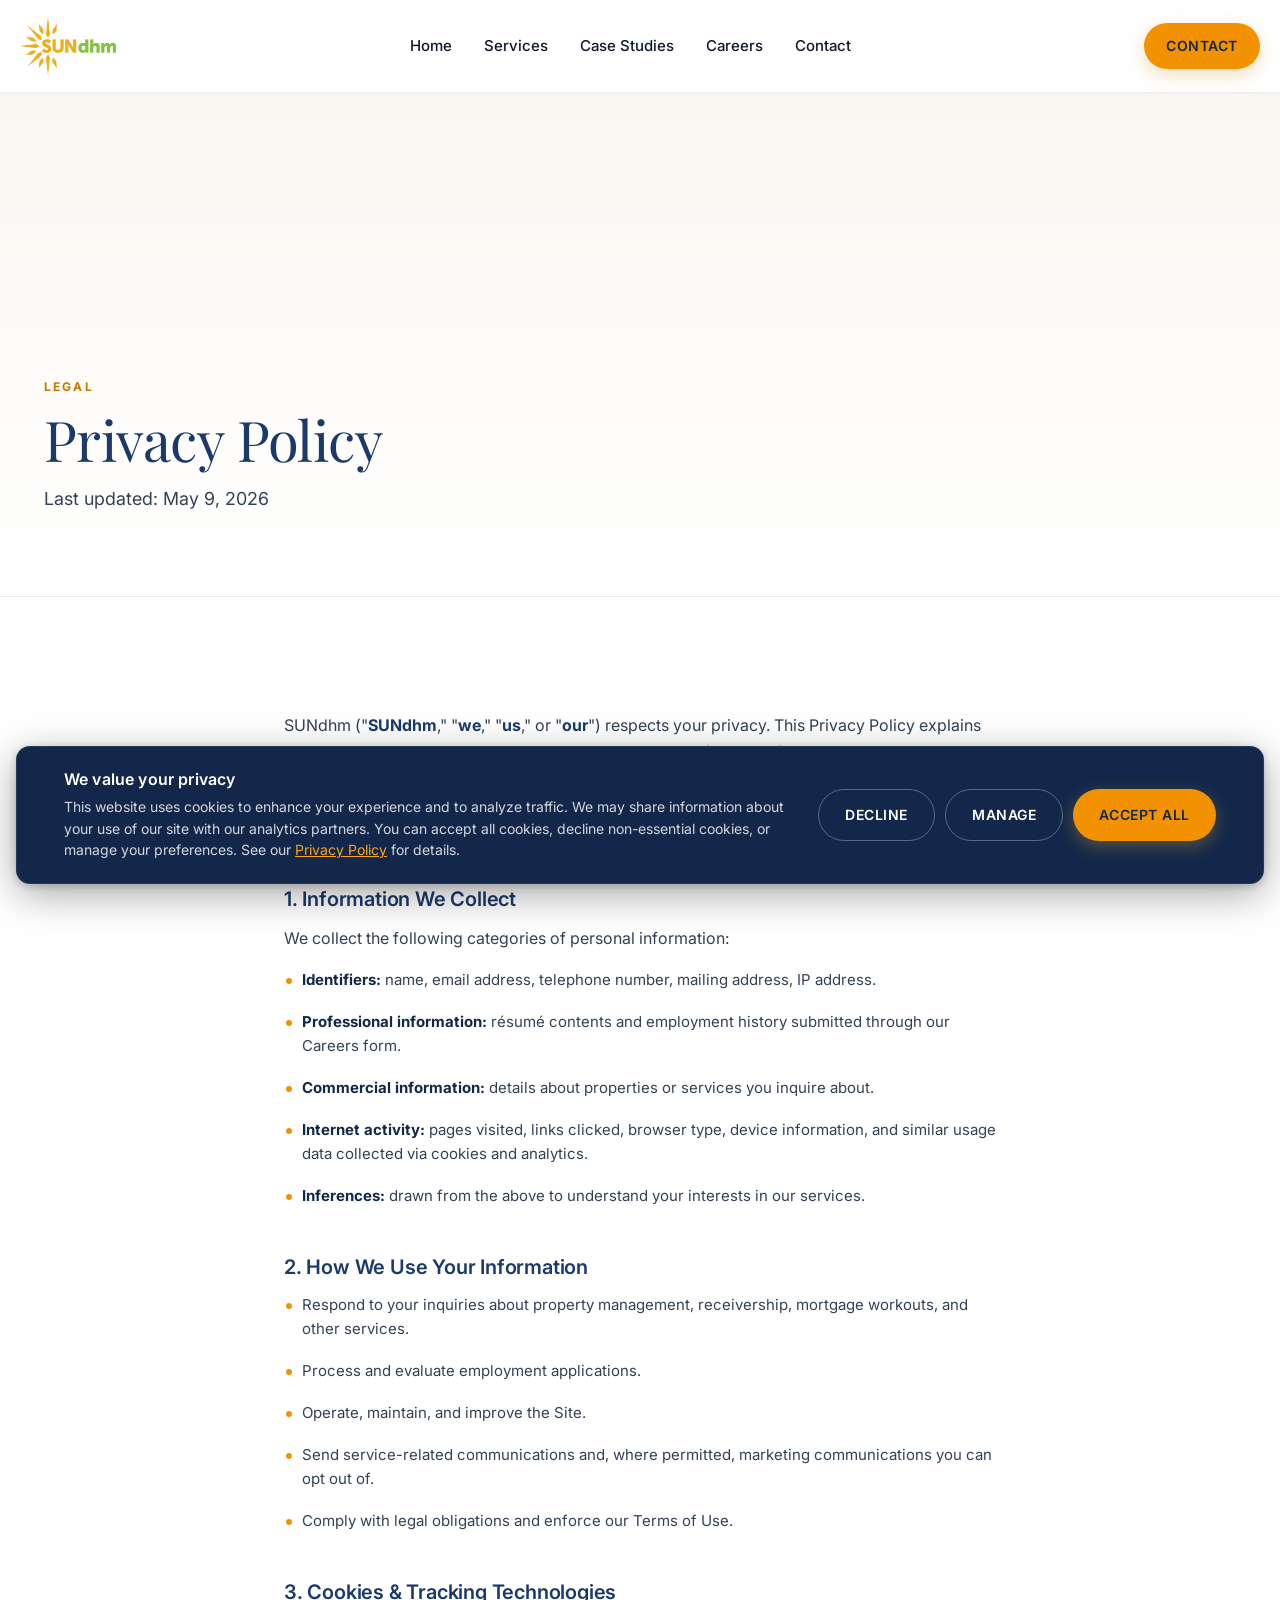
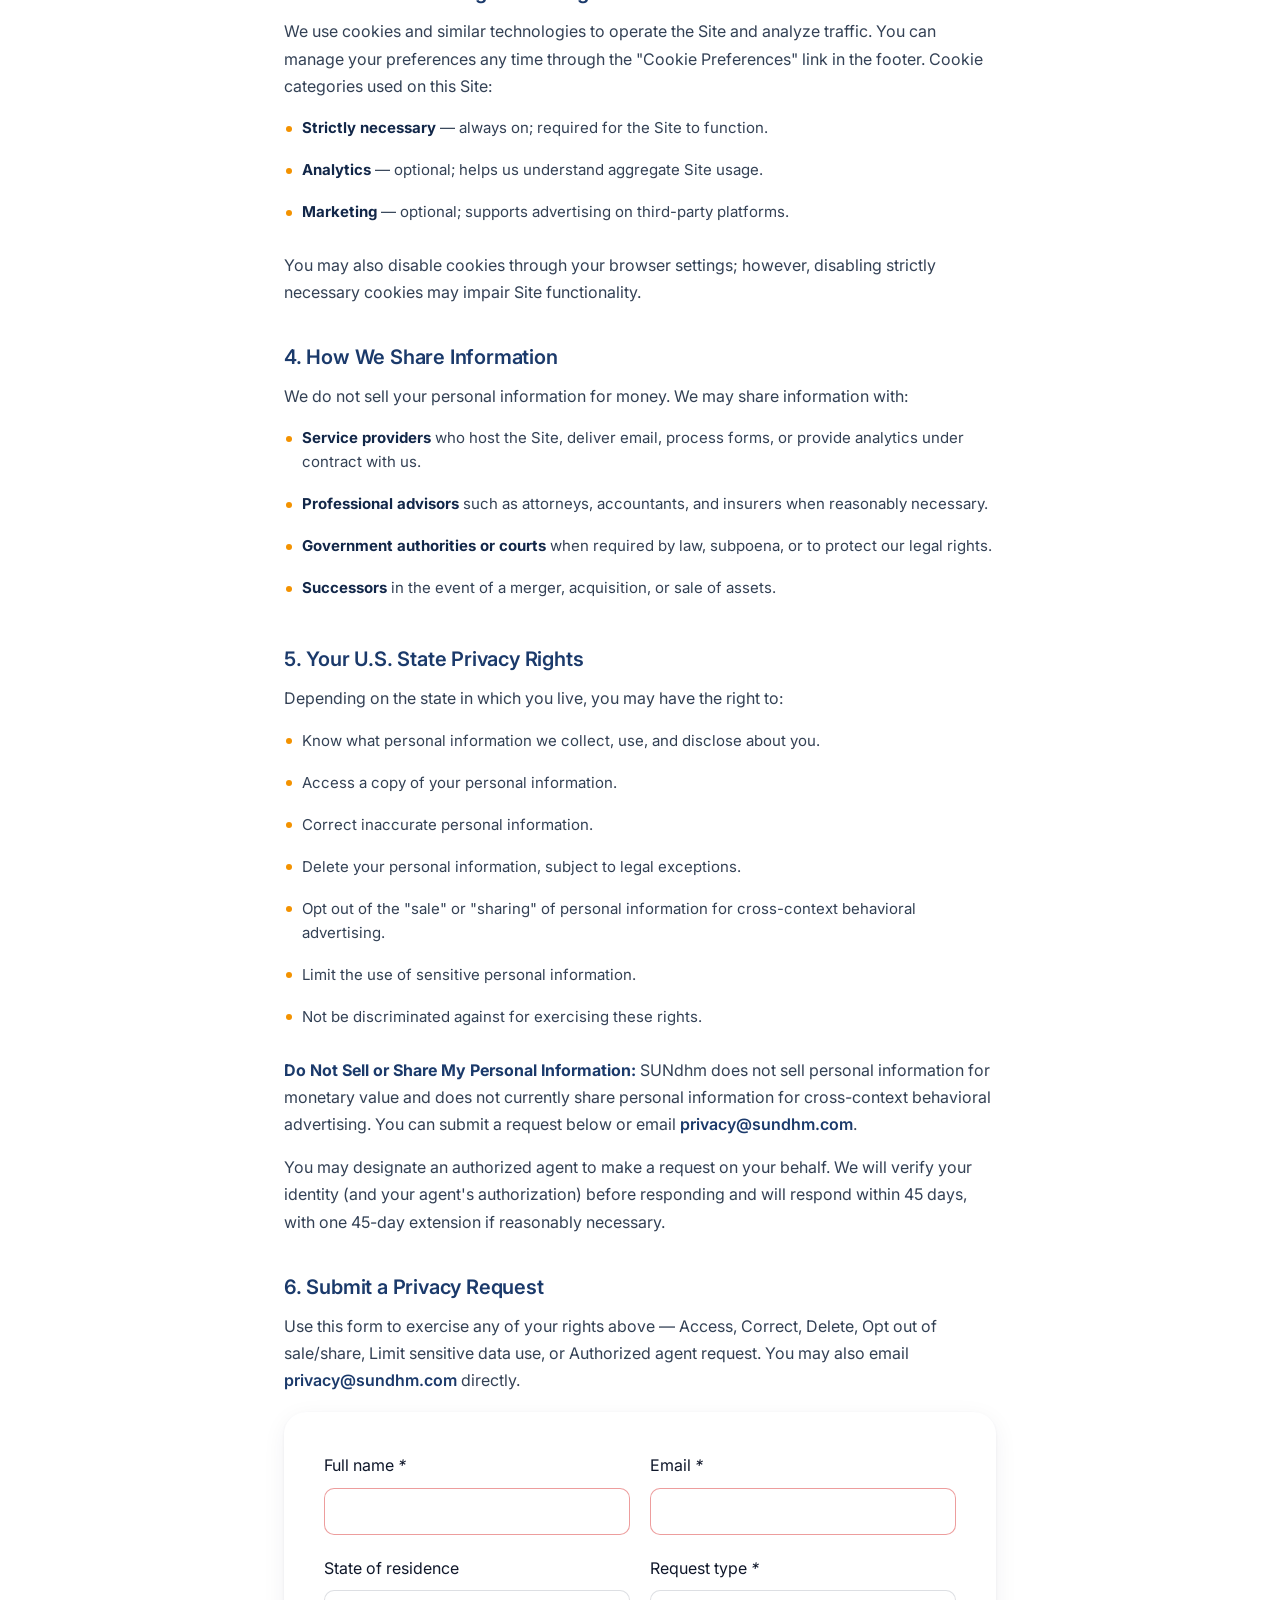
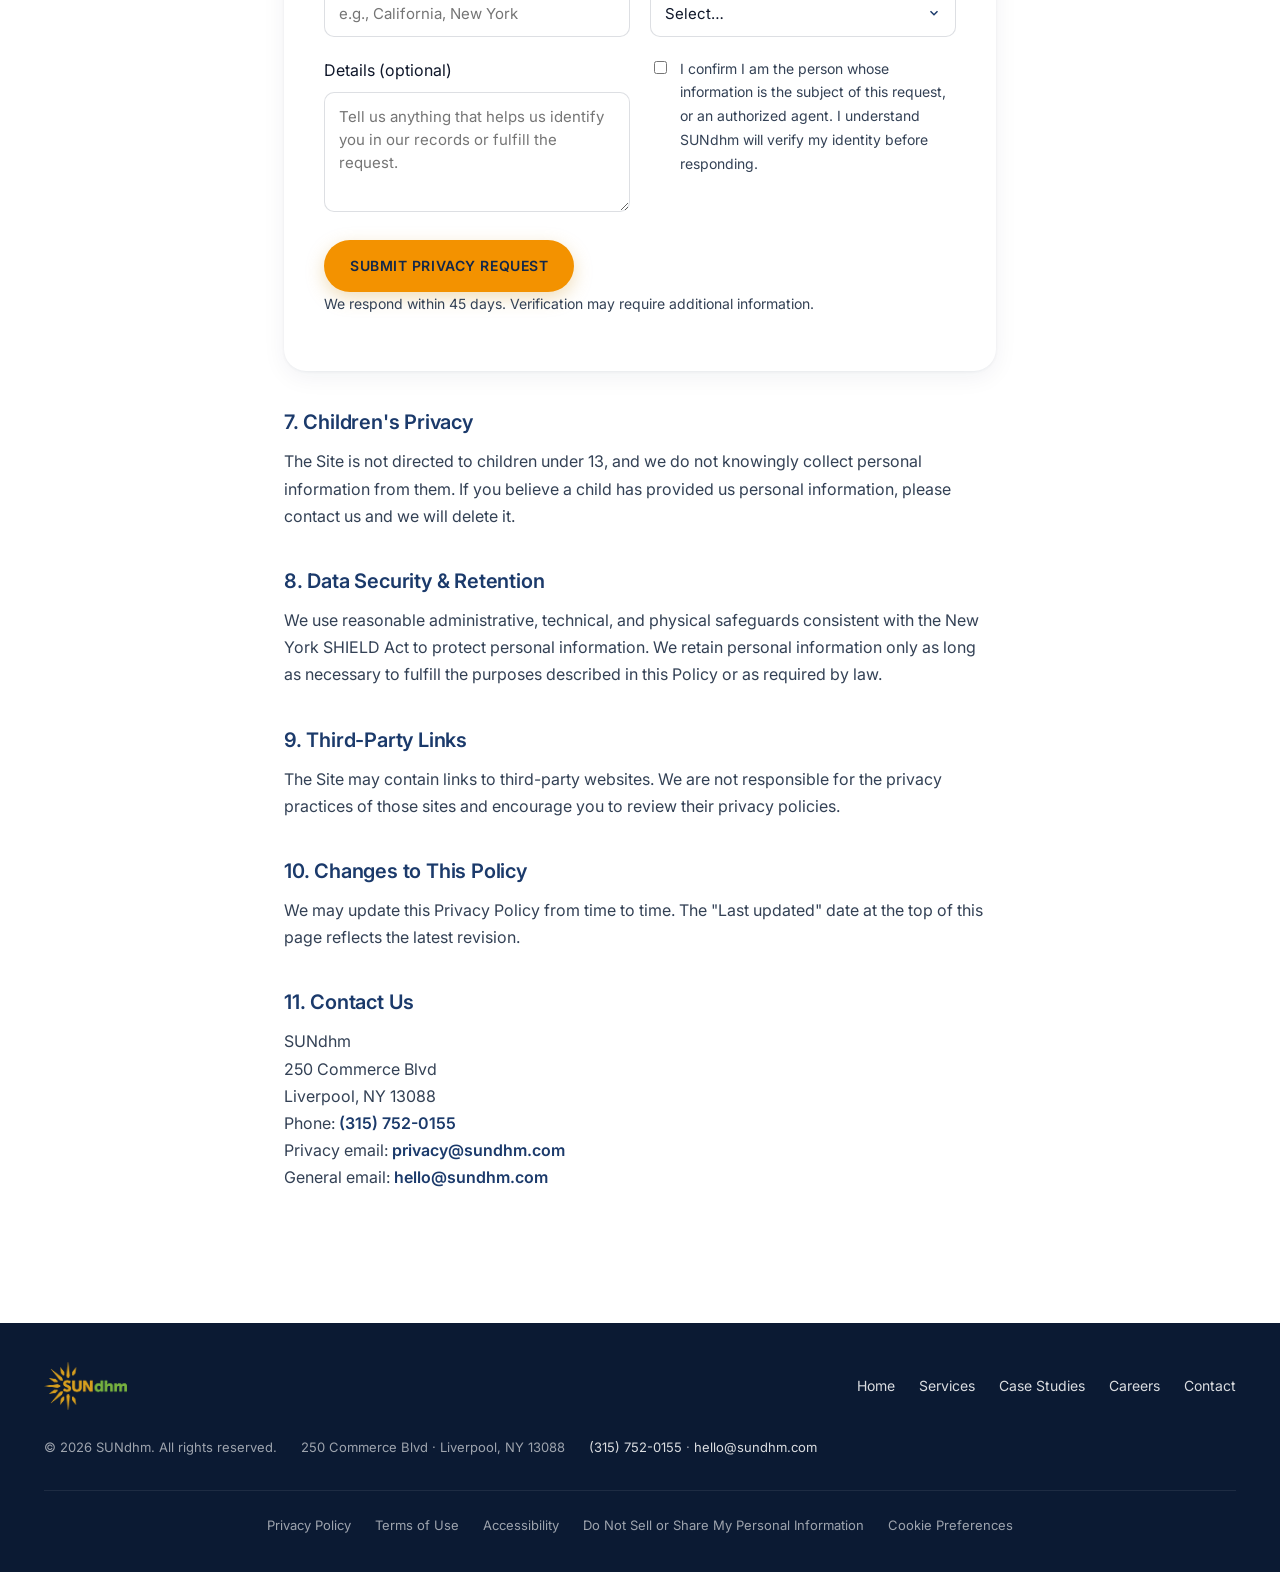
<file: privacy.html>
<!doctype html>
<html lang="en">
<head>
<meta charset="utf-8" />
<meta name="viewport" content="width=device-width,initial-scale=1" />
<title>Privacy Policy · SUNdhm</title>
<meta name="description" content="SUNdhm Privacy Policy — how we collect, use, and protect your personal information, plus your rights under U.S. state privacy laws including CCPA/CPRA." />
<link rel="canonical" href="https://www.sundhm.com/privacy.html" />

<meta name="geo.region" content="US-NY" />
<meta name="geo.placename" content="Liverpool" />
<meta name="author" content="SUNdhm" />
<meta name="robots" content="index, follow, max-image-preview:large, max-snippet:-1" />

<meta property="og:type" content="website" />
<meta property="og:site_name" content="SUNdhm" />
<meta property="og:locale" content="en_US" />
<meta property="og:title" content="Privacy Policy · SUNdhm" />
<meta property="og:description" content="SUNdhm Privacy Policy — how we collect, use, and protect your personal information, plus your rights under U.S. state privacy laws including CCPA/CPRA." />
<meta property="og:url" content="https://www.sundhm.com/privacy.html" />
<meta property="og:image" content="https://www.sundhm.com/assets/images/hero-hotel.jpg" />

<meta name="twitter:card" content="summary_large_image" />
<meta name="twitter:title" content="Privacy Policy · SUNdhm" />
<meta name="twitter:description" content="SUNdhm Privacy Policy — how we collect, use, and protect your personal information, plus your rights under U.S. state privacy laws including CCPA/CPRA." />
<meta name="twitter:image" content="https://www.sundhm.com/assets/images/hero-hotel.jpg" />

<link rel="icon" href="./assets/images/favicon.ico" />
<link rel="apple-touch-icon" href="./assets/images/logo-mark.png" />
<link rel="preconnect" href="https://fonts.googleapis.com" />
<link rel="preconnect" href="https://fonts.gstatic.com" crossorigin />
<link href="https://fonts.googleapis.com/css2?family=Inter:wght@400;500;600;700&family=Playfair+Display:ital,wght@0,400;0,500;0,600;1,400&display=swap" rel="stylesheet" />
<link rel="stylesheet" href="./style.css?v=1778507749" />

<script type="application/ld+json">
{
  "@context": "https://schema.org",
  "@type": ["LocalBusiness", "RealEstateAgent"],
  "@id": "https://www.sundhm.com/#organization",
  "name": "SUNdhm",
  "alternateName": "SUNdhm Hospitality & Real Estate",
  "description": "Hospitality and real estate operator in Central New York. Hotel management, apartments and multi-family, Airbnb and short-term rentals, third-party property management, house flipping, banquet and catering, restoration services, and court-appointed receivership.",
  "url": "https://www.sundhm.com",
  "logo": "https://www.sundhm.com/assets/images/logo.png",
  "image": "https://www.sundhm.com/assets/images/hero-hotel.jpg",
  "email": "hello@sundhm.com",
  "telephone": "+1-315-752-0155",
  "priceRange": "$$",
  "address": {
    "@type": "PostalAddress",
    "streetAddress": "250 Commerce Blvd",
    "addressLocality": "Liverpool",
    "addressRegion": "NY",
    "postalCode": "13088",
    "addressCountry": "US"
  },
  "geo": {
    "@type": "GeoCoordinates",
    "latitude": 43.1062,
    "longitude": -76.2177
  },
  "areaServed": [
    { "@type": "State", "name": "New York" },
    { "@type": "City", "name": "Syracuse" },
    { "@type": "City", "name": "Liverpool" },
    { "@type": "City", "name": "Cicero" },
    { "@type": "AdministrativeArea", "name": "Onondaga County" },
    { "@type": "AdministrativeArea", "name": "Central New York" },
    { "@type": "AdministrativeArea", "name": "Upstate New York" }
  ],
  "openingHoursSpecification": [{
    "@type": "OpeningHoursSpecification",
    "dayOfWeek": ["Monday","Tuesday","Wednesday","Thursday","Friday"],
    "opens": "09:00",
    "closes": "17:00"
  }],
  "sameAs": [],
  "hasOfferCatalog": {
    "@type": "OfferCatalog",
    "name": "SUNdhm Services",
    "itemListElement": [
      { "@type": "Offer", "itemOffered": { "@type": "Service", "name": "Hotel Management", "url": "https://www.sundhm.com/services.html#hotel-management" } },
      { "@type": "Offer", "itemOffered": { "@type": "Service", "name": "Apartments & Multi-Family Management", "url": "https://www.sundhm.com/services.html#apartments" } },
      { "@type": "Offer", "itemOffered": { "@type": "Service", "name": "Airbnb & Short-Term Rental Operations", "url": "https://www.sundhm.com/services.html#str" } },
      { "@type": "Offer", "itemOffered": { "@type": "Service", "name": "Third-Party Property Management", "url": "https://www.sundhm.com/services.html#property-management" } },
      { "@type": "Offer", "itemOffered": { "@type": "Service", "name": "House Flipping & Real Estate Development", "url": "https://www.sundhm.com/services.html#flipping" } },
      { "@type": "Offer", "itemOffered": { "@type": "Service", "name": "Banquet & Catering", "url": "https://www.sundhm.com/services.html#banquet" } },
      { "@type": "Offer", "itemOffered": { "@type": "Service", "name": "Restoration Services (PuroClean of Syracuse North)", "url": "https://www.sundhm.com/services.html#restoration" } },
      { "@type": "Offer", "itemOffered": { "@type": "Service", "name": "Receivership & Special Assets", "url": "https://www.sundhm.com/services.html#receivership" } },
      { "@type": "Offer", "itemOffered": { "@type": "Service", "name": "Mortgage Dispute & Workout Guidance", "url": "https://www.sundhm.com/services.html#mortgage-disputes" } }
    ]
  }
}
</script>

</head>
<body class="sundhm">
<a class="skip-link" href="#main">Skip to main content</a>
<header class="sd-header sd-header--solid" id="top">
  <div class="container sd-header__inner">
    <a href="./index.html" class="sd-header__logo" aria-label="SUNdhm home">
      <img src="./assets/images/logo.png" alt="SUNdhm" width="120" height="70" />
    </a>
    <nav class="sd-header__nav" aria-label="Primary">
      <a href="./index.html">Home</a>
      <a href="./services.html">Services</a>
      <a href="./case-studies.html">Case Studies</a>
      <a href="./careers.html">Careers</a>
      <a href="./contact.html">Contact</a>
    </nav>
    <a class="btn btn--gold sd-header__cta" href="./contact.html">Contact</a>
    <button class="sd-header__menu-btn" aria-label="Open menu" id="menuBtn" aria-expanded="false" aria-controls="mobileNav">
      <svg width="24" height="24" viewBox="0 0 24 24" fill="none" stroke="currentColor" stroke-width="2"><path d="M4 6h16M4 12h16M4 18h16"/></svg>
    </button>
  </div>
</header>

<!-- Mobile nav: scrim + half-popout drawer (sibling of header so position:fixed isn't contained by header's backdrop-filter) -->
<div class="sd-mobile-nav__scrim" id="mobileNavScrim" aria-hidden="true"></div>
<nav class="sd-mobile-nav" id="mobileNav" aria-label="Mobile" aria-hidden="true">
  <div class="sd-mobile-nav__top">
    <a href="./index.html" class="sd-mobile-nav__logo" aria-label="SUNdhm home">
      <img src="./assets/images/logo.png" alt="SUNdhm" width="100" height="58" />
    </a>
    <button class="sd-mobile-nav__close" aria-label="Close menu" id="menuClose">
      <svg width="28" height="28" viewBox="0 0 24 24" fill="none" stroke="currentColor" stroke-width="2"><path d="M18 6L6 18M6 6l12 12"/></svg>
    </button>
  </div>
  <div class="sd-mobile-nav__links">
    <a href="./index.html">Home</a>
    <a href="./services.html">Services</a>
    <a href="./case-studies.html">Case Studies</a>
    <a href="./careers.html">Careers</a>
    <a href="./contact.html">Contact</a>
  </div>
  <div class="sd-mobile-nav__foot">
    <a class="btn btn--gold" href="./contact.html">Get in touch</a>
    <p class="sd-mobile-nav__meta"><a href="tel:+13157520155">(315) 752-0155</a><br/><a href="mailto:hello@sundhm.com">hello@sundhm.com</a></p>
  </div>
</nav>
<main id="main" tabindex="-1">

<section class="page-hero">
  <div class="container">
    <p class="eyebrow">Legal</p>
    <h1 class="serif">Privacy Policy</h1>
    <p class="lead" style="max-width: 720px; margin-top: 16px;">Last updated: May 9, 2026</p>
  </div>
</section>

<section class="section">
  <div class="container legal-doc">
    <p>SUNdhm ("<strong>SUNdhm</strong>," "<strong>we</strong>," "<strong>us</strong>," or "<strong>our</strong>") respects your privacy. This Privacy Policy explains what information we collect through <a href="https://www.sundhm.com">www.sundhm.com</a> (the "Site"), how we use it, with whom we share it, and the rights you have under U.S. state privacy laws including the California Consumer Privacy Act ("CCPA") as amended by the California Privacy Rights Act ("CPRA"), the Virginia Consumer Data Protection Act, the Colorado Privacy Act, and similar laws.</p>

    <h2>1. Information We Collect</h2>
    <p>We collect the following categories of personal information:</p>
    <ul class="spec-list">
      <li><strong>Identifiers:</strong> name, email address, telephone number, mailing address, IP address.</li>
      <li><strong>Professional information:</strong> résumé contents and employment history submitted through our Careers form.</li>
      <li><strong>Commercial information:</strong> details about properties or services you inquire about.</li>
      <li><strong>Internet activity:</strong> pages visited, links clicked, browser type, device information, and similar usage data collected via cookies and analytics.</li>
      <li><strong>Inferences:</strong> drawn from the above to understand your interests in our services.</li>
    </ul>

    <h2>2. How We Use Your Information</h2>
    <ul class="spec-list">
      <li>Respond to your inquiries about property management, receivership, mortgage workouts, and other services.</li>
      <li>Process and evaluate employment applications.</li>
      <li>Operate, maintain, and improve the Site.</li>
      <li>Send service-related communications and, where permitted, marketing communications you can opt out of.</li>
      <li>Comply with legal obligations and enforce our Terms of Use.</li>
    </ul>

    <h2>3. Cookies &amp; Tracking Technologies</h2>
    <p>We use cookies and similar technologies to operate the Site and analyze traffic. You can manage your preferences any time through the "Cookie Preferences" link in the footer. Cookie categories used on this Site:</p>
    <ul class="spec-list">
      <li><strong>Strictly necessary</strong> — always on; required for the Site to function.</li>
      <li><strong>Analytics</strong> — optional; helps us understand aggregate Site usage.</li>
      <li><strong>Marketing</strong> — optional; supports advertising on third-party platforms.</li>
    </ul>
    <p>You may also disable cookies through your browser settings; however, disabling strictly necessary cookies may impair Site functionality.</p>

    <h2>4. How We Share Information</h2>
    <p>We do not sell your personal information for money. We may share information with:</p>
    <ul class="spec-list">
      <li><strong>Service providers</strong> who host the Site, deliver email, process forms, or provide analytics under contract with us.</li>
      <li><strong>Professional advisors</strong> such as attorneys, accountants, and insurers when reasonably necessary.</li>
      <li><strong>Government authorities or courts</strong> when required by law, subpoena, or to protect our legal rights.</li>
      <li><strong>Successors</strong> in the event of a merger, acquisition, or sale of assets.</li>
    </ul>

    <h2 id="ccpa">5. Your U.S. State Privacy Rights</h2>
    <p>Depending on the state in which you live, you may have the right to:</p>
    <ul class="spec-list">
      <li>Know what personal information we collect, use, and disclose about you.</li>
      <li>Access a copy of your personal information.</li>
      <li>Correct inaccurate personal information.</li>
      <li>Delete your personal information, subject to legal exceptions.</li>
      <li>Opt out of the "sale" or "sharing" of personal information for cross-context behavioral advertising.</li>
      <li>Limit the use of sensitive personal information.</li>
      <li>Not be discriminated against for exercising these rights.</li>
    </ul>
    <p><strong>Do Not Sell or Share My Personal Information:</strong> SUNdhm does not sell personal information for monetary value and does not currently share personal information for cross-context behavioral advertising. You can submit a request below or email <a href="mailto:privacy@sundhm.com?subject=Privacy%20Rights%20Request">privacy@sundhm.com</a>.</p>
    <p>You may designate an authorized agent to make a request on your behalf. We will verify your identity (and your agent's authorization) before responding and will respond within 45 days, with one 45-day extension if reasonably necessary.</p>

    <h2 id="privacy-requests">6. Submit a Privacy Request</h2>
    <p>Use this form to exercise any of your rights above — Access, Correct, Delete, Opt out of sale/share, Limit sensitive data use, or Authorized agent request. You may also email <a href="mailto:privacy@sundhm.com?subject=Privacy%20Rights%20Request">privacy@sundhm.com</a> directly.</p>
    <form class="apply-form" action="https://formsubmit.co/privacy@sundhm.com" method="POST" novalidate style="margin-top: 18px;">
      <input type="hidden" name="_subject" value="Privacy Rights Request — sundhm.com" />
      <input type="hidden" name="_captcha" value="true" />
      <input type="hidden" name="_template" value="table" />
      <input type="hidden" name="_next" value="https://www.sundhm.com/privacy.html?submitted=1#privacy-requests" />
      <input type="text" name="_honey" style="display:none" tabindex="-1" autocomplete="off" />
      <div class="form-grid">
        <label class="form-field"><span>Full name <em>*</em></span><input type="text" name="Full Name" required autocomplete="name" /></label>
        <label class="form-field"><span>Email <em>*</em></span><input type="email" name="Email" required autocomplete="email" /></label>
        <label class="form-field"><span>State of residence</span><input type="text" name="State" placeholder="e.g., California, New York" /></label>
        <label class="form-field"><span>Request type <em>*</em></span>
          <select name="Request Type" required>
            <option value="">Select…</option>
            <option>Access — copy of my personal information</option>
            <option>Correct — fix inaccurate information</option>
            <option>Delete — erase my personal information</option>
            <option>Opt out of Sale or Share</option>
            <option>Limit use of Sensitive Personal Information</option>
            <option>Authorized agent request</option>
            <option>Other / general privacy question</option>
          </select>
        </label>
        <label class="form-field form-field--wide"><span>Details (optional)</span><textarea name="Details" rows="4" placeholder="Tell us anything that helps us identify you in our records or fulfill the request."></textarea></label>
        <label class="form-field form-field--wide" style="flex-direction: row; align-items: flex-start; gap: 10px;">
          <input type="checkbox" name="Verification Acknowledged" value="yes" required style="width: auto; margin-top: 4px;" />
          <span style="font-size: 14px; color: var(--ink-soft);">I confirm I am the person whose information is the subject of this request, or an authorized agent. I understand SUNdhm will verify my identity before responding.</span>
        </label>
      </div>
      <div class="form-actions">
        <button type="submit" class="btn btn--gold">Submit privacy request</button>
      </div>
      <p class="form-note">We respond within 45 days. Verification may require additional information.</p>
    </form>

    <h2>7. Children's Privacy</h2>
    <p>The Site is not directed to children under 13, and we do not knowingly collect personal information from them. If you believe a child has provided us personal information, please contact us and we will delete it.</p>

    <h2>8. Data Security &amp; Retention</h2>
    <p>We use reasonable administrative, technical, and physical safeguards consistent with the New York SHIELD Act to protect personal information. We retain personal information only as long as necessary to fulfill the purposes described in this Policy or as required by law.</p>

    <h2>9. Third-Party Links</h2>
    <p>The Site may contain links to third-party websites. We are not responsible for the privacy practices of those sites and encourage you to review their privacy policies.</p>

    <h2>10. Changes to This Policy</h2>
    <p>We may update this Privacy Policy from time to time. The "Last updated" date at the top of this page reflects the latest revision.</p>

    <h2>11. Contact Us</h2>
    <p>SUNdhm<br/>250 Commerce Blvd<br/>Liverpool, NY 13088<br/>Phone: <a href="tel:+13157520155">(315) 752-0155</a><br/>Privacy email: <a href="mailto:privacy@sundhm.com">privacy@sundhm.com</a><br/>General email: <a href="mailto:hello@sundhm.com">hello@sundhm.com</a></p>
  </div>
</section>

</main>
<footer class="sd-footer">
  <div class="container">
    <div class="sd-footer__inner">
      <a href="./index.html" class="sd-footer__logo">
        <img src="./assets/images/logo.png" alt="SUNdhm" width="100" height="58" />
      </a>
      <nav class="sd-footer__nav" aria-label="Footer">
        <a href="./index.html">Home</a>
        <a href="./services.html">Services</a>
        <a href="./case-studies.html">Case Studies</a>
        <a href="./careers.html">Careers</a>
        <a href="./contact.html">Contact</a>
      </nav>
      <div class="sd-footer__meta">
        <span>© <span id="year"></span> SUNdhm. All rights reserved.</span>
        <span>250 Commerce Blvd · Liverpool, NY 13088</span>
        <span><a href="tel:+13157520155">(315) 752-0155</a> · <a href="mailto:hello@sundhm.com">hello@sundhm.com</a></span>
      </div>
    </div>
    <div class="sd-footer__legal">
      <a href="./privacy.html">Privacy Policy</a>
      <a href="./terms.html">Terms of Use</a>
      <a href="./accessibility.html">Accessibility</a>
      <a href="./privacy.html#privacy-requests">Do Not Sell or Share My Personal Information</a>
      <a href="#" id="cookieReopen">Cookie Preferences</a>
    </div>
  </div>
</footer>

<!-- Cookie consent banner (US compliance / CCPA-ready) -->
<div id="cookieBanner" class="cookie-banner" hidden role="dialog" aria-label="Cookie consent" aria-live="polite">
  <div class="cookie-banner__inner">
    <div class="cookie-banner__body">
      <h3 class="cookie-banner__title">We value your privacy</h3>
      <p>This website uses cookies to enhance your experience and to analyze traffic. We may share information about your use of our site with our analytics partners. You can accept all cookies, decline non-essential cookies, or manage your preferences. See our <a href="./privacy.html">Privacy Policy</a> for details.</p>
    </div>
    <div class="cookie-banner__actions">
      <button type="button" class="btn btn--ghost" id="cookieDecline">Decline</button>
      <button type="button" class="btn btn--ghost" id="cookieManage">Manage</button>
      <button type="button" class="btn btn--gold" id="cookieAccept">Accept all</button>
    </div>
  </div>
</div>

<!-- Cookie preferences modal -->
<div id="cookieModal" class="cookie-modal" hidden role="dialog" aria-modal="true" aria-labelledby="cookieModalTitle">
  <div class="cookie-modal__backdrop" id="cookieModalBackdrop"></div>
  <div class="cookie-modal__panel">
    <button type="button" class="cookie-modal__close" id="cookieModalClose" aria-label="Close">
      <svg width="22" height="22" viewBox="0 0 24 24" fill="none" stroke="currentColor" stroke-width="2"><path d="M18 6L6 18M6 6l12 12"/></svg>
    </button>
    <h3 id="cookieModalTitle" class="serif">Cookie preferences</h3>
    <p>Choose which cookies you allow. Your preferences are saved on this device and apply only to sundhm.com.</p>
    <div class="cookie-row">
      <div>
        <strong>Strictly necessary</strong>
        <p>Required for the site to function (security, navigation, form submission). Cannot be disabled.</p>
      </div>
      <span class="cookie-toggle cookie-toggle--locked">Always on</span>
    </div>
    <label class="cookie-row">
      <div>
        <strong>Analytics</strong>
        <p>Helps us understand how visitors use our site so we can improve it. Anonymous and aggregated.</p>
      </div>
      <input type="checkbox" id="prefAnalytics" class="cookie-toggle__input" />
      <span class="cookie-toggle"><span class="cookie-toggle__dot"></span></span>
    </label>
    <label class="cookie-row">
      <div>
        <strong>Marketing</strong>
        <p>Used by our advertising partners to show relevant ads on other sites. Disabled by default.</p>
      </div>
      <input type="checkbox" id="prefMarketing" class="cookie-toggle__input" />
      <span class="cookie-toggle"><span class="cookie-toggle__dot"></span></span>
    </label>
    <div class="cookie-modal__actions">
      <button type="button" class="btn btn--ghost" id="cookieRejectAll">Reject non-essential</button>
      <button type="button" class="btn btn--gold" id="cookieSavePrefs">Save preferences</button>
    </div>
  </div>
</div>

<script>
  document.getElementById('year').textContent = new Date().getFullYear();

  const menuBtn = document.getElementById('menuBtn');
  const mobileNav = document.getElementById('mobileNav');
  const menuClose = document.getElementById('menuClose');
  const scrim = document.getElementById('mobileNavScrim');
  function openMobileNav() {
    if (mobileNav) {
      mobileNav.classList.add('is-open');
      mobileNav.setAttribute('aria-hidden', 'false');
    }
    if (scrim) scrim.classList.add('is-open');
    if (menuBtn) menuBtn.setAttribute('aria-expanded', 'true');
    document.documentElement.classList.add('nav-locked');
  }
  function closeMobileNav() {
    if (mobileNav) {
      mobileNav.classList.remove('is-open');
      mobileNav.setAttribute('aria-hidden', 'true');
    }
    if (scrim) scrim.classList.remove('is-open');
    if (menuBtn) menuBtn.setAttribute('aria-expanded', 'false');
    document.documentElement.classList.remove('nav-locked');
  }
  if (menuBtn) menuBtn.addEventListener('click', openMobileNav);
  if (menuClose) menuClose.addEventListener('click', closeMobileNav);
  if (scrim) scrim.addEventListener('click', closeMobileNav);
  document.querySelectorAll('.sd-mobile-nav a').forEach(a => a.addEventListener('click', closeMobileNav));
  document.addEventListener('keydown', (e) => { if (e.key === 'Escape' && mobileNav && mobileNav.classList.contains('is-open')) closeMobileNav(); });

  const header = document.querySelector('.sd-header');
  const setHeaderState = () => {
    if (window.scrollY > 40) header.classList.add('is-scrolled');
    else header.classList.remove('is-scrolled');
  };
  setHeaderState();
  window.addEventListener('scroll', setHeaderState, { passive: true });

  const io = new IntersectionObserver((entries) => {
    entries.forEach(e => { if (e.isIntersecting) { e.target.classList.add('is-visible'); io.unobserve(e.target); } });
  }, { threshold: 0.12 });
  document.querySelectorAll('.reveal').forEach(el => io.observe(el));

  document.querySelectorAll('.svc-card').forEach(card => {
    const head = card.querySelector('.svc-card__head');
    if (!head) return;
    head.addEventListener('click', () => {
      const open = card.classList.toggle('is-open');
      head.setAttribute('aria-expanded', open ? 'true' : 'false');
    });
  });

  // ============ Cookie consent ============
  (function(){
    const KEY = 'sundhm_cookie_consent_v1';
    const banner = document.getElementById('cookieBanner');
    const modal  = document.getElementById('cookieModal');
    const accept = document.getElementById('cookieAccept');
    const decline= document.getElementById('cookieDecline');
    const manage = document.getElementById('cookieManage');
    const reopen = document.getElementById('cookieReopen');
    const close  = document.getElementById('cookieModalClose');
    const back   = document.getElementById('cookieModalBackdrop');
    const save   = document.getElementById('cookieSavePrefs');
    const reject = document.getElementById('cookieRejectAll');
    const prefA  = document.getElementById('prefAnalytics');
    const prefM  = document.getElementById('prefMarketing');
    if (!banner) return;

    // Safe storage shim with in-memory fallback for sandboxed iframes that block storage APIs.
    var memStore = {};
    var storage = (function(){
      try {
        var s = window['local' + 'Storage'];
        var t = '__sundhm_test__';
        s.setItem(t, '1'); s.removeItem(t);
        return { get: function(k){ return s.getItem(k); }, set: function(k,v){ s.setItem(k,v); } };
      } catch(e){
        return { get: function(k){ return memStore[k] || null; }, set: function(k,v){ memStore[k] = v; } };
      }
    })();

    function read() {
      try { return JSON.parse(storage.get(KEY) || 'null'); } catch(e) { return null; }
    }
    function write(state) {
      state.timestamp = new Date().toISOString();
      storage.set(KEY, JSON.stringify(state));
      // Hook for analytics: gate any tracking scripts on state.analytics === true
      window.dispatchEvent(new CustomEvent('cookieconsent', { detail: state }));
    }
    function showBanner(){ banner.hidden = false; }
    function hideBanner(){ banner.hidden = true; }
    function showModal(){
      const cur = read() || { analytics:false, marketing:false };
      if (prefA) prefA.checked = !!cur.analytics;
      if (prefM) prefM.checked = !!cur.marketing;
      modal.hidden = false;
      document.body.style.overflow = 'hidden';
    }
    function hideModal(){ modal.hidden = true; document.body.style.overflow = ''; }

    if (!read()) showBanner();

    accept && accept.addEventListener('click', () => {
      write({ necessary:true, analytics:true, marketing:true, choice:'accept-all' });
      hideBanner();
    });
    decline && decline.addEventListener('click', () => {
      write({ necessary:true, analytics:false, marketing:false, choice:'decline' });
      hideBanner();
    });
    manage && manage.addEventListener('click', showModal);
    reopen && reopen.addEventListener('click', (e) => { e.preventDefault(); showModal(); });
    close && close.addEventListener('click', hideModal);
    back && back.addEventListener('click', hideModal);
    save && save.addEventListener('click', () => {
      write({ necessary:true, analytics: !!(prefA && prefA.checked), marketing: !!(prefM && prefM.checked), choice:'custom' });
      hideModal(); hideBanner();
    });
    reject && reject.addEventListener('click', () => {
      write({ necessary:true, analytics:false, marketing:false, choice:'reject-all' });
      hideModal(); hideBanner();
    });

    // Public consent helper for future analytics/pixels.
    // Usage: SundhmConsent.onAnalytics(function(){ /* load GA */ });
    //        SundhmConsent.onMarketing(function(){ /* load Meta pixel */ });
    window.SundhmConsent = {
      get: read,
      has: function(cat){ var s = read(); return !!(s && s[cat]); },
      onAnalytics: function(cb){
        if (this.has('analytics')) { try { cb(); } catch(e){} return; }
        window.addEventListener('cookieconsent', function once(e){
          if (e.detail && e.detail.analytics) { window.removeEventListener('cookieconsent', once); try { cb(); } catch(err){} }
        });
      },
      onMarketing: function(cb){
        if (this.has('marketing')) { try { cb(); } catch(e){} return; }
        window.addEventListener('cookieconsent', function once(e){
          if (e.detail && e.detail.marketing) { window.removeEventListener('cookieconsent', once); try { cb(); } catch(err){} }
        });
      }
    };
  })();
</script>
</body>
</html>
</file>
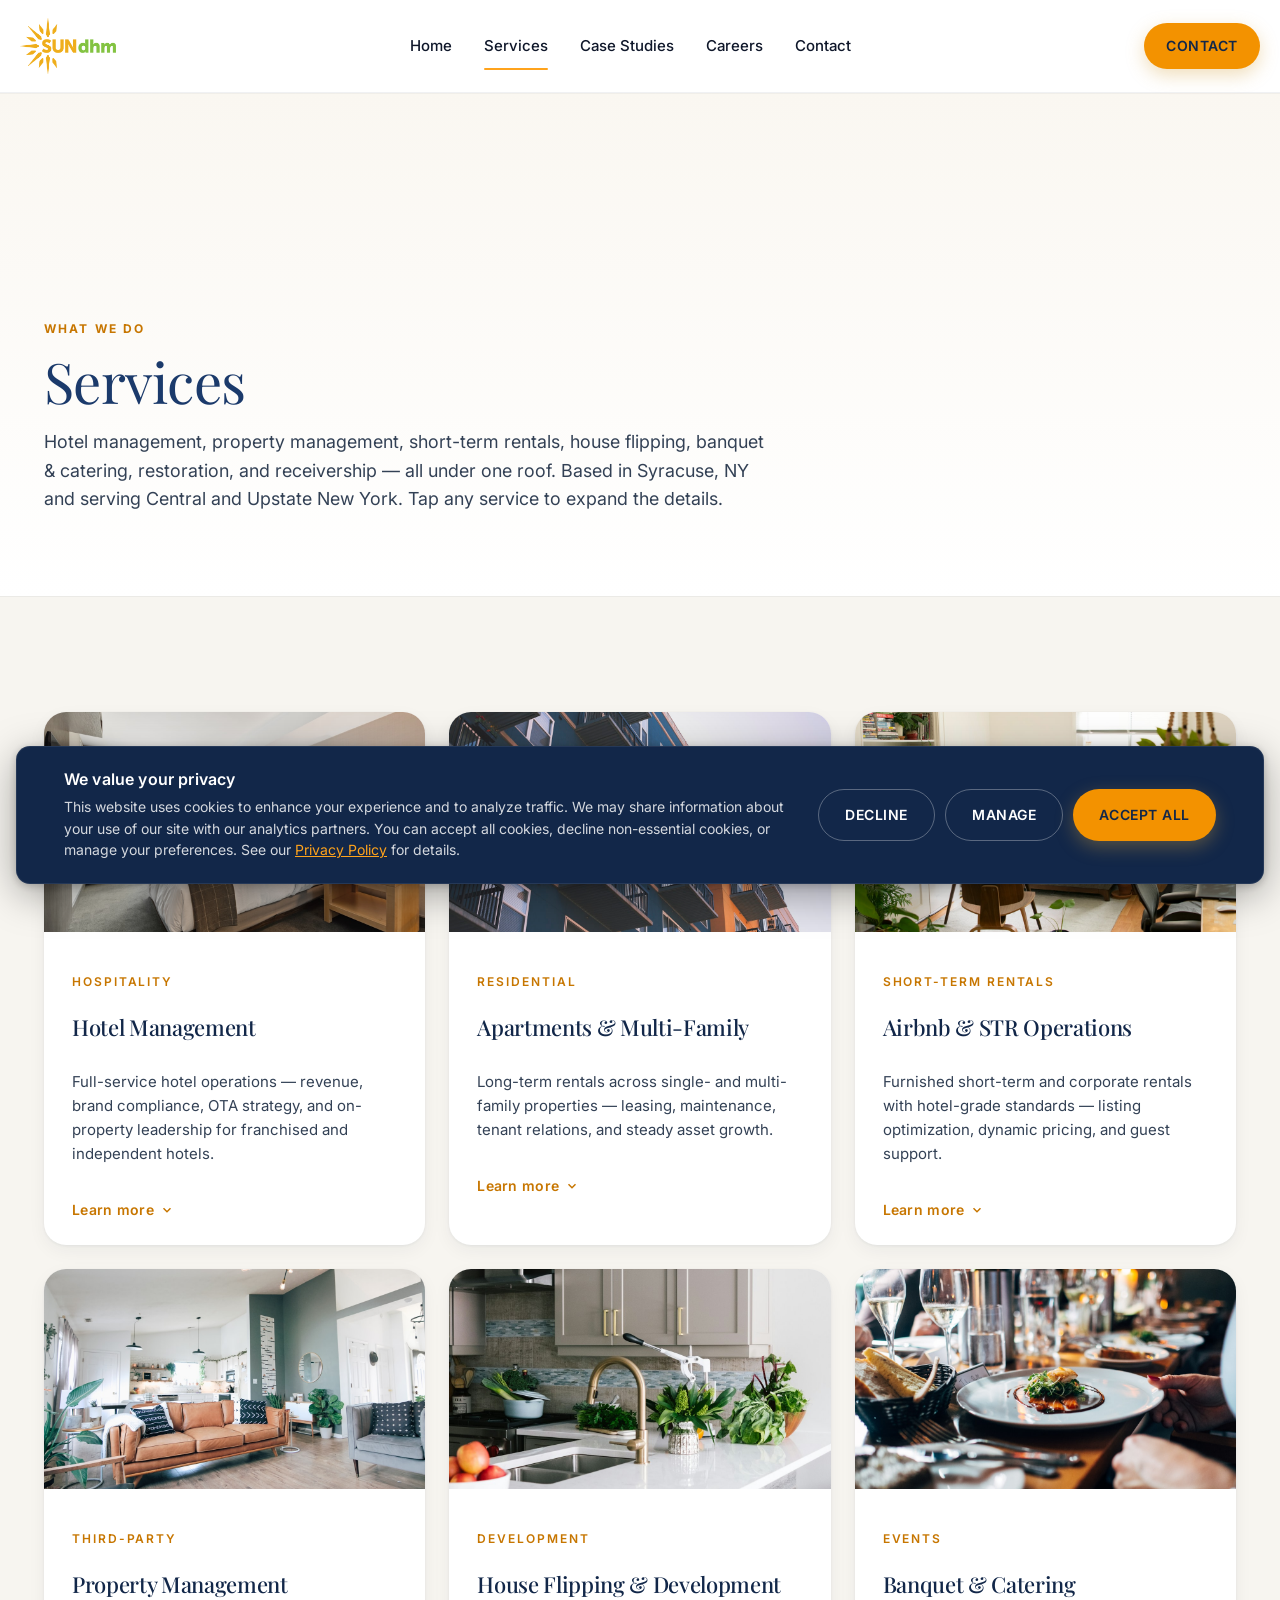
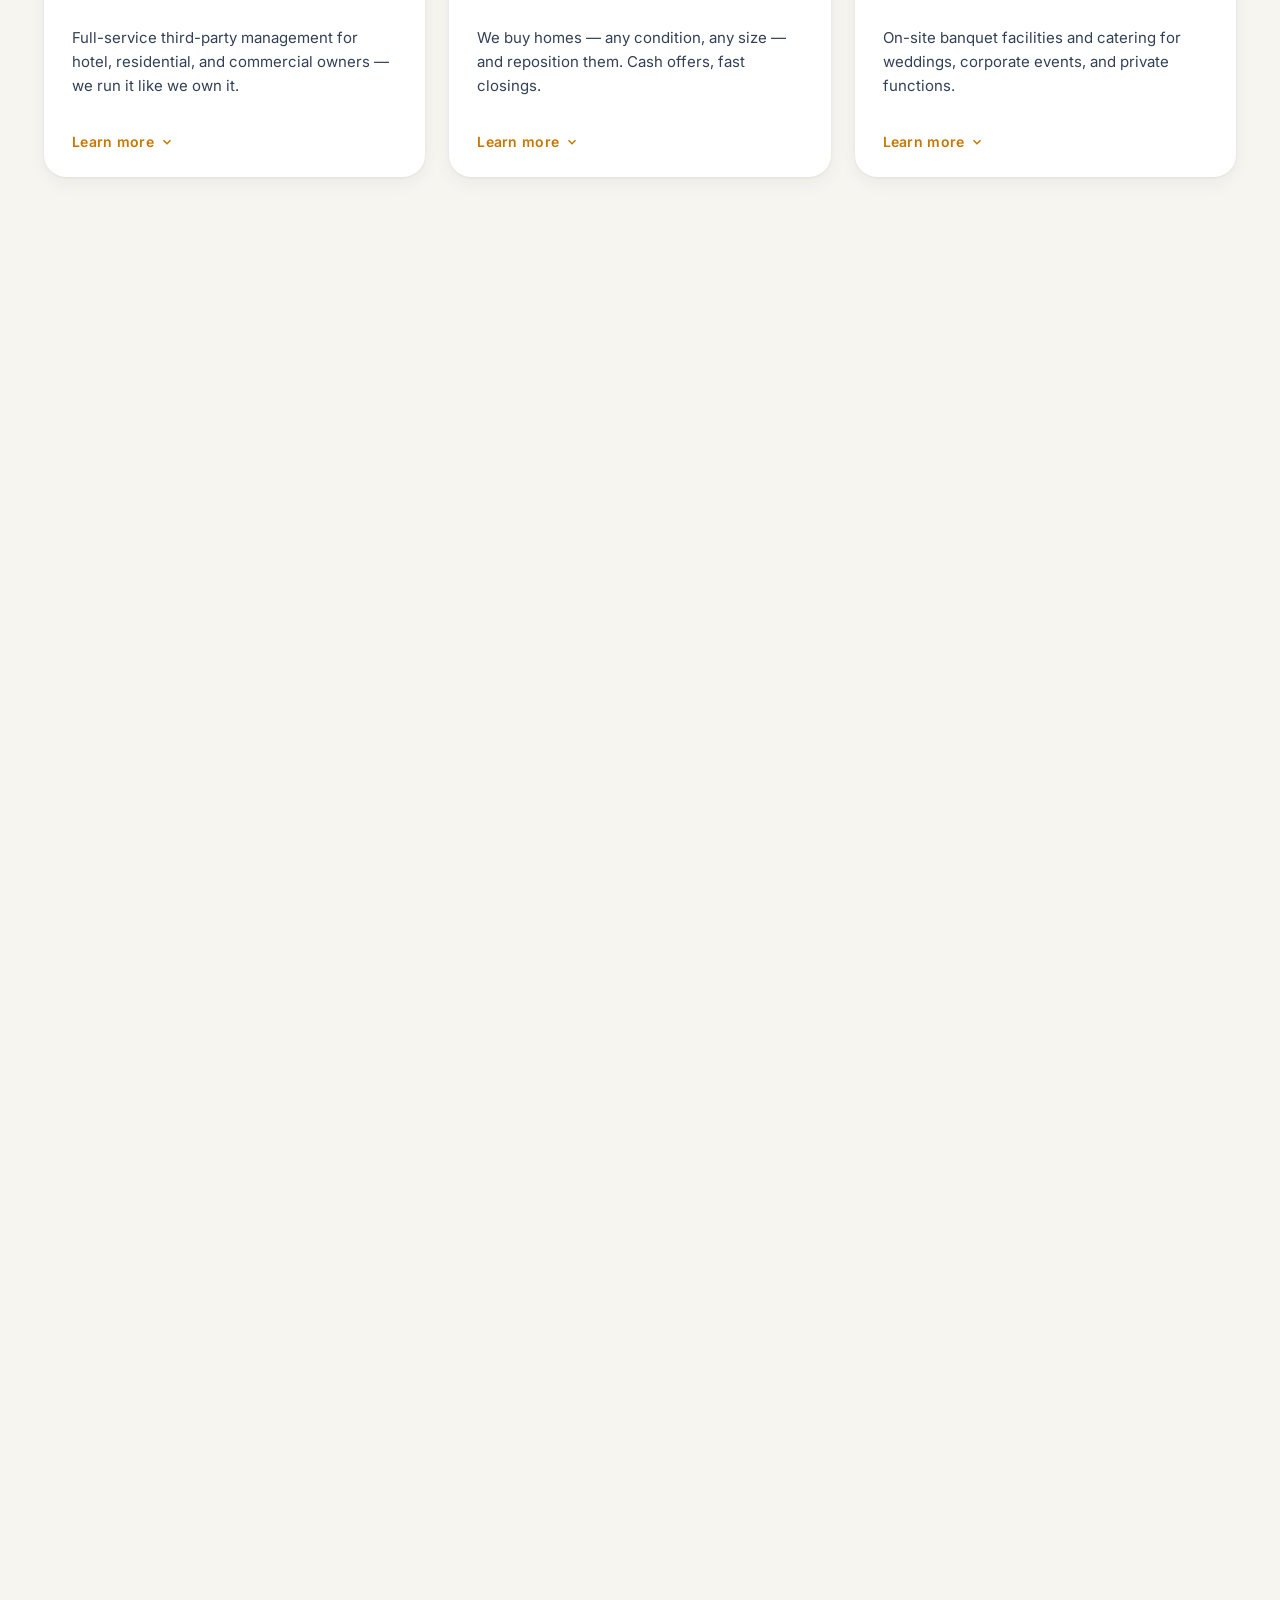
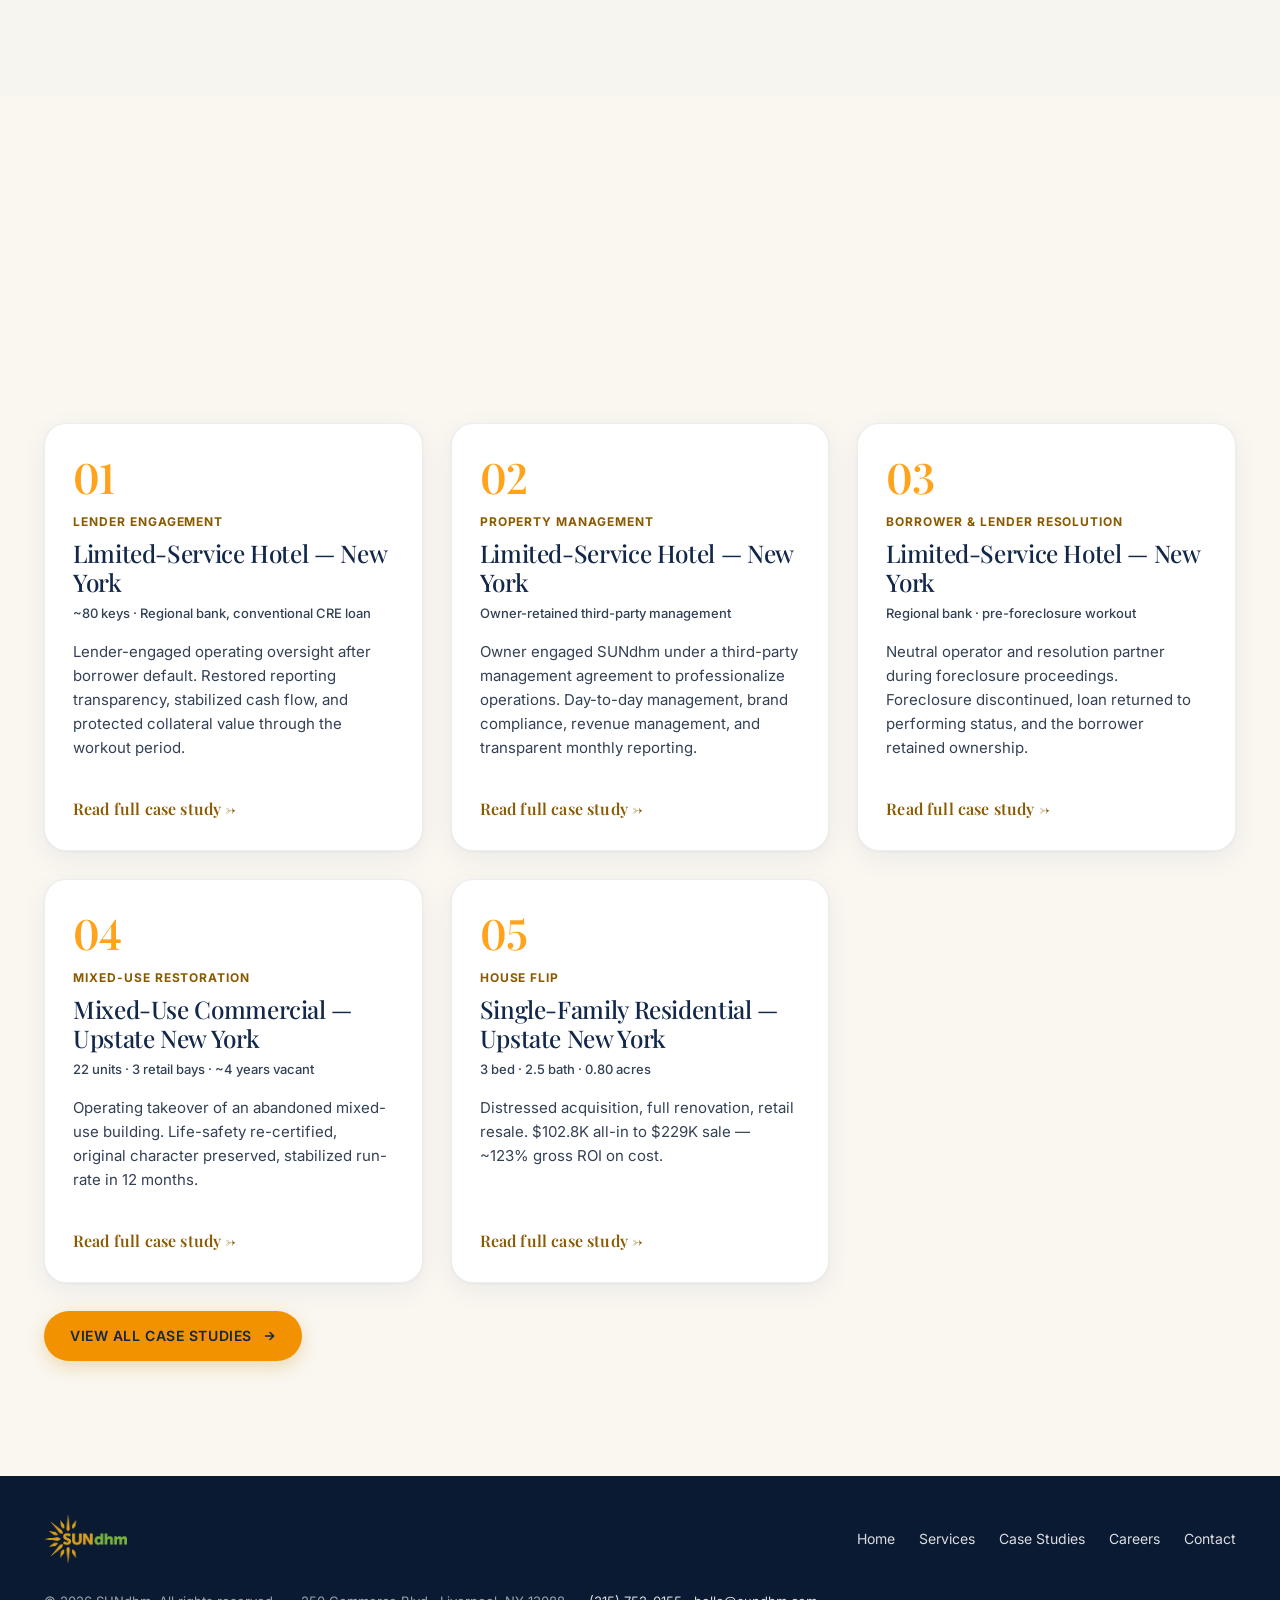
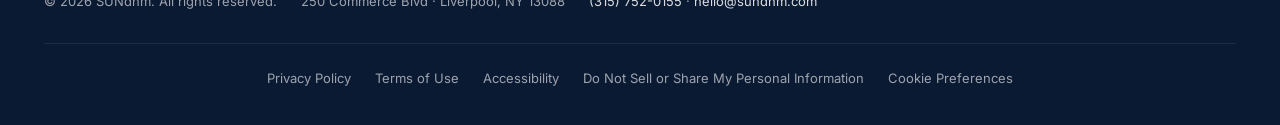
<file: services.html>
<!doctype html>
<html lang="en">
<head>
<meta charset="utf-8" />
<meta name="viewport" content="width=device-width,initial-scale=1" />
<title>Services · Hotel & Property Management, STR, Restoration, Receivership · SUNdhm</title>
<meta name="description" content="SUNdhm services in Syracuse and Central New York: hotel management, apartments and multi-family, Airbnb and short-term rental management, third-party property management, house flipping, banquet and catering, restoration (PuroClean of Syracuse North), receivership, and mortgage workout guidance." />
<link rel="canonical" href="https://www.sundhm.com/services.html" />

<meta name="geo.region" content="US-NY" />
<meta name="geo.placename" content="Liverpool" />
<meta name="author" content="SUNdhm" />
<meta name="robots" content="index, follow, max-image-preview:large, max-snippet:-1" />

<meta property="og:type" content="website" />
<meta property="og:site_name" content="SUNdhm" />
<meta property="og:locale" content="en_US" />
<meta property="og:title" content="Services · Hotel & Property Management, STR, Restoration, Receivership · SUNdhm" />
<meta property="og:description" content="SUNdhm services in Syracuse and Central New York: hotel management, apartments and multi-family, Airbnb and short-term rental management, third-party property management, house flipping, banquet and catering, restoration (PuroClean of Syracuse North), receivership, and mortgage workout guidance." />
<meta property="og:url" content="https://www.sundhm.com/services.html" />
<meta property="og:image" content="https://www.sundhm.com/assets/images/hero-hotel.jpg" />

<meta name="twitter:card" content="summary_large_image" />
<meta name="twitter:title" content="Services · Hotel & Property Management, STR, Restoration, Receivership · SUNdhm" />
<meta name="twitter:description" content="SUNdhm services in Syracuse and Central New York: hotel management, apartments and multi-family, Airbnb and short-term rental management, third-party property management, house flipping, banquet and catering, restoration (PuroClean of Syracuse North), receivership, and mortgage workout guidance." />
<meta name="twitter:image" content="https://www.sundhm.com/assets/images/hero-hotel.jpg" />

<link rel="icon" href="./assets/images/favicon.ico" />
<link rel="apple-touch-icon" href="./assets/images/logo-mark.png" />
<link rel="preconnect" href="https://fonts.googleapis.com" />
<link rel="preconnect" href="https://fonts.gstatic.com" crossorigin />
<link href="https://fonts.googleapis.com/css2?family=Inter:wght@400;500;600;700&family=Playfair+Display:ital,wght@0,400;0,500;0,600;1,400&display=swap" rel="stylesheet" />
<link rel="stylesheet" href="./style.css?v=1778507749" />

<script type="application/ld+json">
{
  "@context": "https://schema.org",
  "@type": ["LocalBusiness", "RealEstateAgent"],
  "@id": "https://www.sundhm.com/#organization",
  "name": "SUNdhm",
  "alternateName": "SUNdhm Hospitality & Real Estate",
  "description": "Hospitality and real estate operator in Central New York. Hotel management, apartments and multi-family, Airbnb and short-term rentals, third-party property management, house flipping, banquet and catering, restoration services, and court-appointed receivership.",
  "url": "https://www.sundhm.com",
  "logo": "https://www.sundhm.com/assets/images/logo.png",
  "image": "https://www.sundhm.com/assets/images/hero-hotel.jpg",
  "email": "hello@sundhm.com",
  "telephone": "+1-315-752-0155",
  "priceRange": "$$",
  "address": {
    "@type": "PostalAddress",
    "streetAddress": "250 Commerce Blvd",
    "addressLocality": "Liverpool",
    "addressRegion": "NY",
    "postalCode": "13088",
    "addressCountry": "US"
  },
  "geo": {
    "@type": "GeoCoordinates",
    "latitude": 43.1062,
    "longitude": -76.2177
  },
  "areaServed": [
    { "@type": "State", "name": "New York" },
    { "@type": "City", "name": "Syracuse" },
    { "@type": "City", "name": "Liverpool" },
    { "@type": "City", "name": "Cicero" },
    { "@type": "AdministrativeArea", "name": "Onondaga County" },
    { "@type": "AdministrativeArea", "name": "Central New York" },
    { "@type": "AdministrativeArea", "name": "Upstate New York" }
  ],
  "openingHoursSpecification": [{
    "@type": "OpeningHoursSpecification",
    "dayOfWeek": ["Monday","Tuesday","Wednesday","Thursday","Friday"],
    "opens": "09:00",
    "closes": "17:00"
  }],
  "sameAs": [],
  "hasOfferCatalog": {
    "@type": "OfferCatalog",
    "name": "SUNdhm Services",
    "itemListElement": [
      { "@type": "Offer", "itemOffered": { "@type": "Service", "name": "Hotel Management", "url": "https://www.sundhm.com/services.html#hotel-management" } },
      { "@type": "Offer", "itemOffered": { "@type": "Service", "name": "Apartments & Multi-Family Management", "url": "https://www.sundhm.com/services.html#apartments" } },
      { "@type": "Offer", "itemOffered": { "@type": "Service", "name": "Airbnb & Short-Term Rental Operations", "url": "https://www.sundhm.com/services.html#str" } },
      { "@type": "Offer", "itemOffered": { "@type": "Service", "name": "Third-Party Property Management", "url": "https://www.sundhm.com/services.html#property-management" } },
      { "@type": "Offer", "itemOffered": { "@type": "Service", "name": "House Flipping & Real Estate Development", "url": "https://www.sundhm.com/services.html#flipping" } },
      { "@type": "Offer", "itemOffered": { "@type": "Service", "name": "Banquet & Catering", "url": "https://www.sundhm.com/services.html#banquet" } },
      { "@type": "Offer", "itemOffered": { "@type": "Service", "name": "Restoration Services (PuroClean of Syracuse North)", "url": "https://www.sundhm.com/services.html#restoration" } },
      { "@type": "Offer", "itemOffered": { "@type": "Service", "name": "Receivership & Special Assets", "url": "https://www.sundhm.com/services.html#receivership" } },
      { "@type": "Offer", "itemOffered": { "@type": "Service", "name": "Mortgage Dispute & Workout Guidance", "url": "https://www.sundhm.com/services.html#mortgage-disputes" } }
    ]
  }
}
</script>
<script type="application/ld+json">
{
  "@context": "https://schema.org",
  "@type": "ItemList",
  "name": "SUNdhm Services",
  "itemListElement": [
    { "@type": "ListItem", "position": 1, "item": { "@type": "Service", "name": "Hotel Management — Central New York", "description": "Full-service hotel management including revenue management, brand compliance, OTA strategy, sales and marketing, F&B, facilities, HR, and IT.", "provider": { "@id": "https://www.sundhm.com/#organization" }, "serviceType": "Hotel Management", "areaServed": "Central New York", "url": "https://www.sundhm.com/services.html#hotel-management" } },
    { "@type": "ListItem", "position": 2, "item": { "@type": "Service", "name": "Apartments & Multi-Family Management", "description": "Long-term rental management — leasing, maintenance, tenant relations, and asset performance for apartments, multifamily, and condos.", "provider": { "@id": "https://www.sundhm.com/#organization" }, "serviceType": "Property Management", "areaServed": "Central New York", "url": "https://www.sundhm.com/services.html#apartments" } },
    { "@type": "ListItem", "position": 3, "item": { "@type": "Service", "name": "Airbnb & Short-Term Rental Operations", "description": "Listing setup and optimization, dynamic pricing, channel management, guest support, cleaning coordination, and revenue reporting.", "provider": { "@id": "https://www.sundhm.com/#organization" }, "serviceType": "Short-Term Rental Management", "areaServed": "Central New York", "url": "https://www.sundhm.com/services.html#str" } },
    { "@type": "ListItem", "position": 4, "item": { "@type": "Service", "name": "Third-Party Property Management", "description": "Full-service third-party management for hotels, multi-family, mixed-use, and commercial — transparent monthly reporting and a single point of contact.", "provider": { "@id": "https://www.sundhm.com/#organization" }, "serviceType": "Property Management", "areaServed": "Central New York", "url": "https://www.sundhm.com/services.html#property-management" } },
    { "@type": "ListItem", "position": 5, "item": { "@type": "Service", "name": "House Flipping & Real Estate Development", "description": "Cash offers, fast closings on distressed and off-market homes. Full renovation and resale across Central New York.", "provider": { "@id": "https://www.sundhm.com/#organization" }, "serviceType": "Real Estate Investment", "areaServed": "Central New York", "url": "https://www.sundhm.com/services.html#flipping" } },
    { "@type": "ListItem", "position": 6, "item": { "@type": "Service", "name": "Banquet & Catering", "description": "Wedding receptions, corporate events, private parties, and on-site catering at SUNdhm-managed venues.", "provider": { "@id": "https://www.sundhm.com/#organization" }, "serviceType": "Event Catering", "areaServed": "Central New York", "url": "https://www.sundhm.com/services.html#banquet" } },
    { "@type": "ListItem", "position": 7, "item": { "@type": "Service", "name": "Restoration Services — PuroClean of Syracuse North", "description": "24/7 water damage, fire damage, mold remediation, and biohazard cleanup. IICRC-certified technicians.", "provider": { "@id": "https://www.sundhm.com/#organization" }, "serviceType": "Property Restoration", "areaServed": "Central New York", "url": "https://www.sundhm.com/services.html#restoration" } },
    { "@type": "ListItem", "position": 8, "item": { "@type": "Service", "name": "Receivership & Special Assets", "description": "New York State approved receiver and property manager. Court-appointed receivership for distressed real estate.", "provider": { "@id": "https://www.sundhm.com/#organization" }, "serviceType": "Court-Appointed Receivership", "areaServed": "New York", "url": "https://www.sundhm.com/services.html#receivership" } },
    { "@type": "ListItem", "position": 9, "item": { "@type": "Service", "name": "Mortgage Dispute & Workout Guidance", "description": "Confidential workout guidance for owners under lender pressure. Operating turnaround, lender communication, and resolution support.", "provider": { "@id": "https://www.sundhm.com/#organization" }, "serviceType": "Loan Workout Advisory", "areaServed": "New York", "url": "https://www.sundhm.com/services.html#mortgage-disputes" } }
  ]
}
</script>
<script type="application/ld+json">
{
  "@context": "https://schema.org",
  "@type": "BreadcrumbList",
  "itemListElement": [
    { "@type": "ListItem", "position": 1, "name": "Home", "item": "https://www.sundhm.com/" },
    { "@type": "ListItem", "position": 2, "name": "Services", "item": "https://www.sundhm.com/services.html" }
  ]
}
</script>
</head>
<body class="sundhm">
<a class="skip-link" href="#main">Skip to main content</a>
<header class="sd-header sd-header--solid" id="top">
  <div class="container sd-header__inner">
    <a href="./index.html" class="sd-header__logo" aria-label="SUNdhm home">
      <img src="./assets/images/logo.png" alt="SUNdhm" width="120" height="70" />
    </a>
    <nav class="sd-header__nav" aria-label="Primary">
      <a href="./index.html">Home</a>
      <a href="./services.html" class="is-active">Services</a>
      <a href="./case-studies.html">Case Studies</a>
      <a href="./careers.html">Careers</a>
      <a href="./contact.html">Contact</a>
    </nav>
    <a class="btn btn--gold sd-header__cta" href="./contact.html">Contact</a>
    <button class="sd-header__menu-btn" aria-label="Open menu" id="menuBtn" aria-expanded="false" aria-controls="mobileNav">
      <svg width="24" height="24" viewBox="0 0 24 24" fill="none" stroke="currentColor" stroke-width="2"><path d="M4 6h16M4 12h16M4 18h16"/></svg>
    </button>
  </div>
</header>

<!-- Mobile nav: scrim + half-popout drawer (sibling of header so position:fixed isn't contained by header's backdrop-filter) -->
<div class="sd-mobile-nav__scrim" id="mobileNavScrim" aria-hidden="true"></div>
<nav class="sd-mobile-nav" id="mobileNav" aria-label="Mobile" aria-hidden="true">
  <div class="sd-mobile-nav__top">
    <a href="./index.html" class="sd-mobile-nav__logo" aria-label="SUNdhm home">
      <img src="./assets/images/logo.png" alt="SUNdhm" width="100" height="58" />
    </a>
    <button class="sd-mobile-nav__close" aria-label="Close menu" id="menuClose">
      <svg width="28" height="28" viewBox="0 0 24 24" fill="none" stroke="currentColor" stroke-width="2"><path d="M18 6L6 18M6 6l12 12"/></svg>
    </button>
  </div>
  <div class="sd-mobile-nav__links">
    <a href="./index.html">Home</a>
    <a href="./services.html">Services</a>
    <a href="./case-studies.html">Case Studies</a>
    <a href="./careers.html">Careers</a>
    <a href="./contact.html">Contact</a>
  </div>
  <div class="sd-mobile-nav__foot">
    <a class="btn btn--gold" href="./contact.html">Get in touch</a>
    <p class="sd-mobile-nav__meta"><a href="tel:+13157520155">(315) 752-0155</a><br/><a href="mailto:hello@sundhm.com">hello@sundhm.com</a></p>
  </div>
</nav>
<main id="main" tabindex="-1">

<section class="page-hero">
  <div class="container">
    <p class="eyebrow">What we do</p>
    <h1 class="serif">Services</h1>
    <p class="lead" style="max-width: 720px; margin-top: 16px;">Hotel management, property management, short-term rentals, house flipping, banquet &amp; catering, restoration, and receivership — all under one roof. Based in Syracuse, NY and serving Central and Upstate New York. Tap any service to expand the details.</p>
  </div>
</section>

<section class="section section--soft" id="services">
  <div class="container">
    <div class="grid grid-3">
      <article class="svc-card reveal" id="hotel-management">
        <button class="svc-card__head" type="button" aria-expanded="false">
          <div class="svc-card__media"><img src="./assets/images/service-hotel.jpg" alt="Hotel management services — SUNdhm, Central New York" loading="lazy" /></div>
          <div class="svc-card__intro">
            <p class="card__meta">Hospitality</p>
            <h3 class="card__title">Hotel Management</h3>
            <p class="card__desc">Full-service hotel operations — revenue, brand compliance, OTA strategy, and on-property leadership for franchised and independent hotels.</p>
            <span class="svc-card__more"><span class="lbl-more">Learn more</span><span class="lbl-less">Show less</span> <svg class="chev" width="14" height="14" viewBox="0 0 24 24" fill="none" stroke="currentColor" stroke-width="2.5"><path d="M6 9l6 6 6-6"/></svg></span>
          </div>
        </button>
        <div class="svc-card__detail">
          <h4>Revenue Management &amp; Distribution</h4>
          <ul class="spec-list">
            <li>Dynamic pricing and yield management</li>
            <li>Channel management and OTA strategy</li>
            <li>Inventory control and distribution strategy</li>
            <li>Group and transient segmentation optimization</li>
            <li>Franchise and GDS channel management</li>
            <li>E-commerce strategy and booking optimization</li>
          </ul>
          <h4>Sales &amp; Marketing</h4>
          <ul class="spec-list">
            <li>Strategic sales planning and competitive analysis</li>
            <li>Local and regional market penetration</li>
            <li>Corporate and government account development</li>
            <li>Group and meeting sales strategy</li>
            <li>Digital marketing, brand positioning, and online visibility</li>
          </ul>
          <h4>Food &amp; Beverage</h4>
          <p>Strategic oversight of all F&amp;B operations — menu development, purchasing and inventory controls, catering and banquet management, and operational performance analysis. We focus on group events, weddings, and local dining demand to strengthen the program and overall financial performance.</p>
          <h4>Facilities &amp; Engineering</h4>
          <ul class="spec-list">
            <li>Property maintenance &amp; preventative programs</li>
            <li>Property Improvement Plan (PIP) management</li>
            <li>Renovation and conversion project coordination</li>
            <li>Vendor and contractor management</li>
          </ul>
          <h4>Human Resources &amp; Training</h4>
          <p>Recruiting, onboarding, leadership development, payroll &amp; HR compliance, and retention programs — built around a service-focused culture that drives both employee engagement and guest satisfaction.</p>
          <h4>Information Technology</h4>
          <p>Property management systems, network infrastructure, reservation systems, and data security — properly integrated to streamline operations and support online bookings.</p>
        </div>
      </article>

      <article class="svc-card reveal" id="apartments">
        <button class="svc-card__head" type="button" aria-expanded="false">
          <div class="svc-card__media"><img src="./assets/images/service-apartments.jpg" alt="Apartment and multi-family property management — SUNdhm" loading="lazy" /></div>
          <div class="svc-card__intro">
            <p class="card__meta">Residential</p>
            <h3 class="card__title">Apartments &amp; Multi-Family</h3>
            <p class="card__desc">Long-term rentals across single- and multi-family properties — leasing, maintenance, tenant relations, and steady asset growth.</p>
            <span class="svc-card__more"><span class="lbl-more">Learn more</span><span class="lbl-less">Show less</span> <svg class="chev" width="14" height="14" viewBox="0 0 24 24" fill="none" stroke="currentColor" stroke-width="2.5"><path d="M6 9l6 6 6-6"/></svg></span>
          </div>
        </button>
        <div class="svc-card__detail">
          <p>We manage multifamily apartments, residential rentals, and condominiums with the same hands-on discipline we bring to our hotel portfolio. Our focus is on maintaining asset performance, tenant satisfaction, and operational efficiency.</p>
          <h4>What's included</h4>
          <ul class="spec-list">
            <li>Day-to-day operations and on-site staff oversight</li>
            <li>Leasing, tenant relations, and occupancy management</li>
            <li>Maintenance coordination and vendor management</li>
            <li>Financial reporting, budgeting, and cost control</li>
            <li>Capital improvements and project oversight</li>
            <li>Compliance with local and regulatory requirements</li>
          </ul>
        </div>
      </article>

      <article class="svc-card reveal" id="str">
        <button class="svc-card__head" type="button" aria-expanded="false">
          <div class="svc-card__media"><img src="./assets/images/service-strrental.jpg" alt="Airbnb and short-term rental management — SUNdhm" loading="lazy" /></div>
          <div class="svc-card__intro">
            <p class="card__meta">Short-Term Rentals</p>
            <h3 class="card__title">Airbnb &amp; STR Operations</h3>
            <p class="card__desc">Furnished short-term and corporate rentals with hotel-grade standards — listing optimization, dynamic pricing, and guest support.</p>
            <span class="svc-card__more"><span class="lbl-more">Learn more</span><span class="lbl-less">Show less</span> <svg class="chev" width="14" height="14" viewBox="0 0 24 24" fill="none" stroke="currentColor" stroke-width="2.5"><path d="M6 9l6 6 6-6"/></svg></span>
          </div>
        </button>
        <div class="svc-card__detail">
          <p>We bring a hotel operator's playbook to short-term rentals — dynamic pricing, professional cleaning standards, and 24/7 guest response. Whether it's a single Airbnb unit or a portfolio of corporate-housing apartments, we maximize occupancy without sacrificing review scores.</p>
          <h4>What's included</h4>
          <ul class="spec-list">
            <li>Multi-channel listing setup (Airbnb, Vrbo, Booking.com, Furnished Finder)</li>
            <li>Dynamic pricing and revenue optimization</li>
            <li>Professional turnover cleaning and inventory restocking</li>
            <li>Guest screening, communication, and 24/7 support</li>
            <li>Maintenance dispatch and damage protection</li>
            <li>Monthly owner statements and tax-ready reporting</li>
          </ul>
        </div>
      </article>

      <article class="svc-card reveal" id="property-management">
        <button class="svc-card__head" type="button" aria-expanded="false">
          <div class="svc-card__media"><img src="./assets/images/service-property.jpg" alt="Third-party property management — SUNdhm, Syracuse NY" loading="lazy" /></div>
          <div class="svc-card__intro">
            <p class="card__meta">Third-Party</p>
            <h3 class="card__title">Property Management</h3>
            <p class="card__desc">Full-service third-party management for hotel, residential, and commercial owners — we run it like we own it.</p>
            <span class="svc-card__more"><span class="lbl-more">Learn more</span><span class="lbl-less">Show less</span> <svg class="chev" width="14" height="14" viewBox="0 0 24 24" fill="none" stroke="currentColor" stroke-width="2.5"><path d="M6 9l6 6 6-6"/></svg></span>
          </div>
        </button>
        <div class="svc-card__detail">
          <p>SUNdhm provides full-service management for branded and non-branded hotels, multifamily apartments, residential rentals, condominiums, and short-term rental properties. Our approach is hands-on and detail-oriented, with an emphasis on maintaining property condition, improving performance, and aligning operations with ownership objectives.</p>
          <h4>Operations</h4>
          <ul class="spec-list">
            <li>Day-to-day operations and staff oversight</li>
            <li>Leasing, tenant relations, and occupancy management</li>
            <li>Maintenance coordination and vendor management</li>
            <li>Capital improvements and project oversight</li>
            <li>Compliance with brand, local, and regulatory requirements</li>
          </ul>
          <h4>Accounting &amp; Financial Reporting</h4>
          <p>Accounts payable, accounts receivable, payroll coordination, and monthly financial reporting. Detailed financial statements, operational reports, and performance analysis give owners clear visibility into revenue trends, expenses, and overall profitability.</p>
          <h4>Legal &amp; Finance</h4>
          <p>Budgeting, forecasting, financial reporting, and operational expense control — plus contract management, regulatory compliance, insurance coordination, and risk management to protect the interests of the property and its ownership group.</p>
        </div>
      </article>

      <article class="svc-card reveal" id="flipping">
        <button class="svc-card__head" type="button" aria-expanded="false">
          <div class="svc-card__media"><img src="./assets/images/service-flip.jpg" alt="House flipping and renovation — SUNdhm real estate" loading="lazy" /></div>
          <div class="svc-card__intro">
            <p class="card__meta">Development</p>
            <h3 class="card__title">House Flipping &amp; Development</h3>
            <p class="card__desc">We buy homes — any condition, any size — and reposition them. Cash offers, fast closings.</p>
            <span class="svc-card__more"><span class="lbl-more">Learn more</span><span class="lbl-less">Show less</span> <svg class="chev" width="14" height="14" viewBox="0 0 24 24" fill="none" stroke="currentColor" stroke-width="2.5"><path d="M6 9l6 6 6-6"/></svg></span>
          </div>
        </button>
        <div class="svc-card__detail">
          <p>Since SUNdhm's founding, we've taken a dynamic and entrepreneurial approach to acquiring real estate — whether operating hotels, purchasing hotels, or providing asset management services. As an owner of hospitality and residential real estate, we know the countless details that make a property successful, and we apply that same discipline to acquisitions.</p>
          <p>Market understanding, competition, demographic and economic trends, and analysis from each department within the organization are combined into our acquisition strategies.</p>
          <h4>We buy houses</h4>
          <ul class="spec-list">
            <li>Any look, any size, any condition</li>
            <li>Cash offers based on the deal</li>
            <li>Two-week closings, tops</li>
            <li>No agent fees, no repairs needed on your end</li>
          </ul>
          <p style="margin-top: 16px;"><a href="mailto:hello@sundhm.com?subject=Sell%20My%20House%20to%20SUNdhm" style="color: var(--gold-text); font-weight: 700;">Email us about your property →</a></p>
        </div>
      </article>

      <article class="svc-card reveal" id="banquet">
        <button class="svc-card__head" type="button" aria-expanded="false">
          <div class="svc-card__media"><img src="./assets/images/service-banquet.jpg" alt="Banquet and catering services — SUNdhm event venues" loading="lazy" /></div>
          <div class="svc-card__intro">
            <p class="card__meta">Events</p>
            <h3 class="card__title">Banquet &amp; Catering</h3>
            <p class="card__desc">On-site banquet facilities and catering for weddings, corporate events, and private functions.</p>
            <span class="svc-card__more"><span class="lbl-more">Learn more</span><span class="lbl-less">Show less</span> <svg class="chev" width="14" height="14" viewBox="0 0 24 24" fill="none" stroke="currentColor" stroke-width="2.5"><path d="M6 9l6 6 6-6"/></svg></span>
          </div>
        </button>
        <div class="svc-card__detail">
          <p>Flexible event spaces and full-service catering at our hotels — built on the same operational discipline that runs our hotel F&amp;B programs.</p>
          <h4>What we host</h4>
          <ul class="spec-list">
            <li>Weddings &amp; receptions</li>
            <li>Corporate meetings, conferences, and training</li>
            <li>Holiday parties and private functions</li>
            <li>Group room blocks paired with on-site catering</li>
          </ul>
          <h4>Behind the scenes</h4>
          <ul class="spec-list">
            <li>Menu development with executive culinary teams</li>
            <li>Purchasing &amp; inventory controls for consistent margins</li>
            <li>On-site banquet management and event coordination</li>
          </ul>
        </div>
      </article>

      <article class="svc-card reveal" id="restoration">
        <button class="svc-card__head" type="button" aria-expanded="false">
          <div class="svc-card__media"><img src="./assets/images/service-property.jpg" alt="Property restoration — PuroClean of Syracuse North, water/fire/mold remediation" loading="lazy" /></div>
          <div class="svc-card__intro">
            <p class="card__meta">Property Restoration &amp; Mitigation</p>
            <h3 class="card__title">Restoration Services</h3>
            <p class="card__desc">PuroClean of Syracuse North &mdash; 24/7 emergency property restoration for water damage, fire and smoke, mold remediation, and biohazard cleanup.</p>
            <span class="svc-card__more"><span class="lbl-more">Learn more</span><span class="lbl-less">Show less</span> <svg class="chev" width="14" height="14" viewBox="0 0 24 24" fill="none" stroke="currentColor" stroke-width="2.5"><path d="M6 9l6 6 6-6"/></svg></span>
          </div>
        </button>
        <div class="svc-card__detail">
          <p>Our family operates <strong>PuroClean of Syracuse North</strong>, a fully licensed and insured restoration franchise serving homeowners, businesses, property managers, and insurance carriers across the greater Syracuse region. Same operational discipline as our hospitality work — fast response, transparent communication, and clean execution.</p>
          <h4>Services</h4>
          <ul class="spec-list">
            <li><strong>Water damage restoration</strong> &mdash; burst pipes, flooding, sewage backups, storm damage</li>
            <li><strong>Fire &amp; smoke damage</strong> &mdash; structure cleanup, soot removal, odor neutralization, contents pack-out</li>
            <li><strong>Mold remediation</strong> &mdash; inspection, containment, removal, and post-remediation testing</li>
            <li><strong>Biohazard &amp; trauma cleanup</strong> &mdash; discreet, certified response for sensitive situations</li>
            <li><strong>Reconstruction support</strong> &mdash; coordination with contractors and adjusters through full property recovery</li>
          </ul>
          <h4>Why owners and adjusters call us</h4>
          <ul class="spec-list">
            <li>24/7 emergency response across Onondaga County and surrounding areas</li>
            <li>Direct insurance billing and adjuster-friendly documentation</li>
            <li>IICRC-certified technicians and PuroClean's national QA standards</li>
            <li>Local family-owned operation — you talk to a decision-maker, not a call center</li>
          </ul>
          <p style="margin-top: 16px;"><a href="https://www.purocleancny.com" target="_blank" rel="noopener" style="color: var(--gold-text); font-weight: 700;">Visit PuroClean of Syracuse North &rarr;</a></p>
        </div>
      </article>
    </div>

    <div class="reveal" style="margin: 56px 0 32px; text-align: center;">
      <p class="eyebrow">Special Situations</p>
      <h2 class="serif" style="margin-top: 12px;">When a property needs a steady hand.</h2>
      <p class="lead" style="max-width: 640px; margin: 16px auto 0;">Specialized engagements for lenders, courts, and owners under pressure.</p>
    </div>

    <article class="svc-card svc-card--wide reveal" id="receivership">
      <button class="svc-card__head" type="button" aria-expanded="false">
        <div class="svc-card__intro svc-card__intro--wide">
          <p class="card__meta">Distressed Assets — For Banks &amp; Lenders</p>
          <h3 class="card__title" style="font-size: 28px;">Receivership &amp; Special-Asset Management</h3>
          <p class="card__desc"><strong>SUNdhm is a New York State approved receiver and property manager.</strong> Court-appointed and lender-engaged receivership for distressed hospitality, multi-family, and commercial assets across New York State. We take possession quickly, secure the property, restore financial controls, stabilize operations, and report transparently to the court and to you.</p>
          <span class="svc-card__more"><span class="lbl-more">Learn more</span><span class="lbl-less">Show less</span> <svg class="chev" width="14" height="14" viewBox="0 0 24 24" fill="none" stroke="currentColor" stroke-width="2.5"><path d="M6 9l6 6 6-6"/></svg></span>
        </div>
        <div class="svc-card__shield">
          <svg viewBox="0 0 80 80" fill="none" stroke="currentColor" stroke-width="2.5"><path d="M40 8L12 22v18c0 16 12 30 28 38 16-8 28-22 28-38V22L40 8z M30 40l7 7 14-17"/></svg>
        </div>
      </button>
      <div class="svc-card__detail">
        <p><strong>SUNdhm is approved by New York State as a receiver and property manager.</strong> When a hospitality, multi-family, or commercial asset is in distress, lenders and courts engage SUNdhm to take control quickly, secure the property, restore financial discipline, and protect collateral value. We've been on the operating side of distressed assets for decades — we know what to look for and how to fix it.</p>
        <h4>What we do as receiver</h4>
        <ul class="spec-list">
          <li>Take immediate possession and secure the property</li>
          <li>Stabilize operations, payroll, and vendor relationships</li>
          <li>Restore financial controls and clean up books</li>
          <li>Implement cash management and reporting protocols</li>
          <li>Court-ready monthly reporting and lender updates</li>
          <li>Coordinate with counsel, brokers, and special servicers</li>
          <li>Sale, disposition, and turnover support</li>
        </ul>
        <p style="margin-top: 16px;"><a href="mailto:hello@sundhm.com?subject=Receivership%20Engagement%20Inquiry" style="color: var(--gold-text); font-weight: 700;">Inquire about a receivership engagement →</a></p>
      </div>
    </article>

    <article class="svc-card svc-card--wide reveal" id="mortgage-disputes" style="margin-top: 24px;">
      <button class="svc-card__head" type="button" aria-expanded="false">
        <div class="svc-card__intro svc-card__intro--wide">
          <p class="card__meta">Owner Advocacy — For Owners Under Pressure</p>
          <h3 class="card__title" style="font-size: 28px;">Mortgage Dispute &amp; Workout Guidance</h3>
          <p class="card__desc">Hands-on experience navigating mortgage disputes, workouts, and lender negotiations — we've been through it ourselves and we use that experience to guide other property owners through the same situations.</p>
          <span class="svc-card__more"><span class="lbl-more">Learn more</span><span class="lbl-less">Show less</span> <svg class="chev" width="14" height="14" viewBox="0 0 24 24" fill="none" stroke="currentColor" stroke-width="2.5"><path d="M6 9l6 6 6-6"/></svg></span>
        </div>
        <div class="svc-card__shield">
          <svg viewBox="0 0 80 80" fill="none" stroke="currentColor" stroke-width="2.5"><path d="M16 32h48v32H16z M24 32V20a16 16 0 0 1 32 0v12 M40 44v8"/></svg>
        </div>
      </button>
      <div class="svc-card__detail">
        <p>If your hotel, apartment building, or commercial property is under lender pressure, we can help. SUNdhm has lived through mortgage disputes from the owner's side — restructurings, forbearance, default notices, special-asset transitions — and we use that experience to guide other property owners through the same situations.</p>
        <p><em>We are not attorneys and we are not a substitute for legal counsel. We're operators who know how lenders and special servicers think, what they need to see, and how to put a credible operating plan in front of them.</em></p>
        <h4>How we help owners</h4>
        <ul class="spec-list">
          <li>Translate lender notices and term sheets into plain English</li>
          <li>Prepare credible operating plans, budgets, and turnaround narratives</li>
          <li>Coordinate with counsel, accountants, and lenders on your behalf</li>
          <li>Stabilize operations during workout or forbearance periods</li>
          <li>Quietly market or refinance when that's the right path</li>
          <li>Step in as a manager or receiver if the situation calls for it</li>
        </ul>
        <p style="margin-top: 16px;"><a href="mailto:hello@sundhm.com?subject=Mortgage%20Dispute%20Help%20%E2%80%94%20Confidential" style="color: var(--gold-text); font-weight: 700;">Email a confidential summary →</a></p>
      </div>
    </article>
  </div>
</section>

<section class="section" id="case-studies" style="background: var(--cream);">
  <div class="container">
    <div class="reveal" style="max-width: 760px; margin-bottom: 36px;">
      <p class="eyebrow">Case Studies</p>
      <h2 class="serif" style="margin-top: 12px;">Engagement snapshots.</h2>
      <p class="lead" style="margin-top: 16px;">Engagements illustrating how SUNdhm operates across lender mandates, owner-retained management, and pre-foreclosure resolutions.</p>
    </div>

    <div class="grid grid-3 case-grid">

      <a class="case-card case-card--link reveal" href="./case-lender.html">
        <div class="case-card__num">01</div>
        <p class="card__meta">Lender Engagement</p>
        <h3 class="case-card__title">Limited-Service Hotel — New York</h3>
        <p class="case-card__sub">~80 keys · Regional bank, conventional CRE loan</p>
        <p class="case-card__body">Lender-engaged operating oversight after borrower default. Restored reporting transparency, stabilized cash flow, and protected collateral value through the workout period.</p>
        <p class="case-card__cta">Read full case study <span aria-hidden="true">&rarr;</span></p>
      </a>

      <a class="case-card case-card--link reveal" href="./case-property-management.html">
        <div class="case-card__num">02</div>
        <p class="card__meta">Property Management</p>
        <h3 class="case-card__title">Limited-Service Hotel — New York</h3>
        <p class="case-card__sub">Owner-retained third-party management</p>
        <p class="case-card__body">Owner engaged SUNdhm under a third-party management agreement to professionalize operations. Day-to-day management, brand compliance, revenue management, and transparent monthly reporting.</p>
        <p class="case-card__cta">Read full case study <span aria-hidden="true">&rarr;</span></p>
      </a>

      <a class="case-card case-card--link reveal" href="./case-resolution.html">
        <div class="case-card__num">03</div>
        <p class="card__meta">Borrower &amp; Lender Resolution</p>
        <h3 class="case-card__title">Limited-Service Hotel — New York</h3>
        <p class="case-card__sub">Regional bank · pre-foreclosure workout</p>
        <p class="case-card__body">Neutral operator and resolution partner during foreclosure proceedings. Foreclosure discontinued, loan returned to performing status, and the borrower retained ownership.</p>
        <p class="case-card__cta">Read full case study <span aria-hidden="true">&rarr;</span></p>
      </a>

      <a class="case-card case-card--link reveal" href="./case-mixed-use.html">
        <div class="case-card__num">04</div>
        <p class="card__meta">Mixed-Use Restoration</p>
        <h3 class="case-card__title">Mixed-Use Commercial — Upstate New York</h3>
        <p class="case-card__sub">22 units &middot; 3 retail bays &middot; ~4 years vacant</p>
        <p class="case-card__body">Operating takeover of an abandoned mixed-use building. Life-safety re-certified, original character preserved, stabilized run-rate in 12 months.</p>
        <p class="case-card__cta">Read full case study <span aria-hidden="true">&rarr;</span></p>
      </a>

      <a class="case-card case-card--link reveal" href="./case-house-flip.html">
        <div class="case-card__num">05</div>
        <p class="card__meta">House Flip</p>
        <h3 class="case-card__title">Single-Family Residential — Upstate New York</h3>
        <p class="case-card__sub">3 bed &middot; 2.5 bath &middot; 0.80 acres</p>
        <p class="case-card__body">Distressed acquisition, full renovation, retail resale. $102.8K all-in to $229K sale &mdash; ~123% gross ROI on cost.</p>
        <p class="case-card__cta">Read full case study <span aria-hidden="true">&rarr;</span></p>
      </a>

    </div>

    <div style="margin-top: 28px;">
      <a class="btn btn--gold" href="./case-studies.html">View all case studies <svg class="arrow" width="14" height="14" viewBox="0 0 24 24" fill="none" stroke="currentColor" stroke-width="2.5"><path d="M5 12h14M13 5l7 7-7 7"/></svg></a>
    </div>
  </div>
</section>

</main>
<footer class="sd-footer">
  <div class="container">
    <div class="sd-footer__inner">
      <a href="./index.html" class="sd-footer__logo">
        <img src="./assets/images/logo.png" alt="SUNdhm" width="100" height="58" />
      </a>
      <nav class="sd-footer__nav" aria-label="Footer">
        <a href="./index.html">Home</a>
        <a href="./services.html">Services</a>
        <a href="./case-studies.html">Case Studies</a>
        <a href="./careers.html">Careers</a>
        <a href="./contact.html">Contact</a>
      </nav>
      <div class="sd-footer__meta">
        <span>© <span id="year"></span> SUNdhm. All rights reserved.</span>
        <span>250 Commerce Blvd · Liverpool, NY 13088</span>
        <span><a href="tel:+13157520155">(315) 752-0155</a> · <a href="mailto:hello@sundhm.com">hello@sundhm.com</a></span>
      </div>
    </div>
    <div class="sd-footer__legal">
      <a href="./privacy.html">Privacy Policy</a>
      <a href="./terms.html">Terms of Use</a>
      <a href="./accessibility.html">Accessibility</a>
      <a href="./privacy.html#privacy-requests">Do Not Sell or Share My Personal Information</a>
      <a href="#" id="cookieReopen">Cookie Preferences</a>
    </div>
  </div>
</footer>

<!-- Cookie consent banner (US compliance / CCPA-ready) -->
<div id="cookieBanner" class="cookie-banner" hidden role="dialog" aria-label="Cookie consent" aria-live="polite">
  <div class="cookie-banner__inner">
    <div class="cookie-banner__body">
      <h3 class="cookie-banner__title">We value your privacy</h3>
      <p>This website uses cookies to enhance your experience and to analyze traffic. We may share information about your use of our site with our analytics partners. You can accept all cookies, decline non-essential cookies, or manage your preferences. See our <a href="./privacy.html">Privacy Policy</a> for details.</p>
    </div>
    <div class="cookie-banner__actions">
      <button type="button" class="btn btn--ghost" id="cookieDecline">Decline</button>
      <button type="button" class="btn btn--ghost" id="cookieManage">Manage</button>
      <button type="button" class="btn btn--gold" id="cookieAccept">Accept all</button>
    </div>
  </div>
</div>

<!-- Cookie preferences modal -->
<div id="cookieModal" class="cookie-modal" hidden role="dialog" aria-modal="true" aria-labelledby="cookieModalTitle">
  <div class="cookie-modal__backdrop" id="cookieModalBackdrop"></div>
  <div class="cookie-modal__panel">
    <button type="button" class="cookie-modal__close" id="cookieModalClose" aria-label="Close">
      <svg width="22" height="22" viewBox="0 0 24 24" fill="none" stroke="currentColor" stroke-width="2"><path d="M18 6L6 18M6 6l12 12"/></svg>
    </button>
    <h3 id="cookieModalTitle" class="serif">Cookie preferences</h3>
    <p>Choose which cookies you allow. Your preferences are saved on this device and apply only to sundhm.com.</p>
    <div class="cookie-row">
      <div>
        <strong>Strictly necessary</strong>
        <p>Required for the site to function (security, navigation, form submission). Cannot be disabled.</p>
      </div>
      <span class="cookie-toggle cookie-toggle--locked">Always on</span>
    </div>
    <label class="cookie-row">
      <div>
        <strong>Analytics</strong>
        <p>Helps us understand how visitors use our site so we can improve it. Anonymous and aggregated.</p>
      </div>
      <input type="checkbox" id="prefAnalytics" class="cookie-toggle__input" />
      <span class="cookie-toggle"><span class="cookie-toggle__dot"></span></span>
    </label>
    <label class="cookie-row">
      <div>
        <strong>Marketing</strong>
        <p>Used by our advertising partners to show relevant ads on other sites. Disabled by default.</p>
      </div>
      <input type="checkbox" id="prefMarketing" class="cookie-toggle__input" />
      <span class="cookie-toggle"><span class="cookie-toggle__dot"></span></span>
    </label>
    <div class="cookie-modal__actions">
      <button type="button" class="btn btn--ghost" id="cookieRejectAll">Reject non-essential</button>
      <button type="button" class="btn btn--gold" id="cookieSavePrefs">Save preferences</button>
    </div>
  </div>
</div>

<script>
  document.getElementById('year').textContent = new Date().getFullYear();

  const menuBtn = document.getElementById('menuBtn');
  const mobileNav = document.getElementById('mobileNav');
  const menuClose = document.getElementById('menuClose');
  const scrim = document.getElementById('mobileNavScrim');
  function openMobileNav() {
    if (mobileNav) {
      mobileNav.classList.add('is-open');
      mobileNav.setAttribute('aria-hidden', 'false');
    }
    if (scrim) scrim.classList.add('is-open');
    if (menuBtn) menuBtn.setAttribute('aria-expanded', 'true');
    document.documentElement.classList.add('nav-locked');
  }
  function closeMobileNav() {
    if (mobileNav) {
      mobileNav.classList.remove('is-open');
      mobileNav.setAttribute('aria-hidden', 'true');
    }
    if (scrim) scrim.classList.remove('is-open');
    if (menuBtn) menuBtn.setAttribute('aria-expanded', 'false');
    document.documentElement.classList.remove('nav-locked');
  }
  if (menuBtn) menuBtn.addEventListener('click', openMobileNav);
  if (menuClose) menuClose.addEventListener('click', closeMobileNav);
  if (scrim) scrim.addEventListener('click', closeMobileNav);
  document.querySelectorAll('.sd-mobile-nav a').forEach(a => a.addEventListener('click', closeMobileNav));
  document.addEventListener('keydown', (e) => { if (e.key === 'Escape' && mobileNav && mobileNav.classList.contains('is-open')) closeMobileNav(); });

  const header = document.querySelector('.sd-header');
  const setHeaderState = () => {
    if (window.scrollY > 40) header.classList.add('is-scrolled');
    else header.classList.remove('is-scrolled');
  };
  setHeaderState();
  window.addEventListener('scroll', setHeaderState, { passive: true });

  const io = new IntersectionObserver((entries) => {
    entries.forEach(e => { if (e.isIntersecting) { e.target.classList.add('is-visible'); io.unobserve(e.target); } });
  }, { threshold: 0.12 });
  document.querySelectorAll('.reveal').forEach(el => io.observe(el));

  document.querySelectorAll('.svc-card').forEach(card => {
    const head = card.querySelector('.svc-card__head');
    if (!head) return;
    head.addEventListener('click', () => {
      const open = card.classList.toggle('is-open');
      head.setAttribute('aria-expanded', open ? 'true' : 'false');
    });
  });

  // ============ Cookie consent ============
  (function(){
    const KEY = 'sundhm_cookie_consent_v1';
    const banner = document.getElementById('cookieBanner');
    const modal  = document.getElementById('cookieModal');
    const accept = document.getElementById('cookieAccept');
    const decline= document.getElementById('cookieDecline');
    const manage = document.getElementById('cookieManage');
    const reopen = document.getElementById('cookieReopen');
    const close  = document.getElementById('cookieModalClose');
    const back   = document.getElementById('cookieModalBackdrop');
    const save   = document.getElementById('cookieSavePrefs');
    const reject = document.getElementById('cookieRejectAll');
    const prefA  = document.getElementById('prefAnalytics');
    const prefM  = document.getElementById('prefMarketing');
    if (!banner) return;

    // Safe storage shim with in-memory fallback for sandboxed iframes that block storage APIs.
    var memStore = {};
    var storage = (function(){
      try {
        var s = window['local' + 'Storage'];
        var t = '__sundhm_test__';
        s.setItem(t, '1'); s.removeItem(t);
        return { get: function(k){ return s.getItem(k); }, set: function(k,v){ s.setItem(k,v); } };
      } catch(e){
        return { get: function(k){ return memStore[k] || null; }, set: function(k,v){ memStore[k] = v; } };
      }
    })();

    function read() {
      try { return JSON.parse(storage.get(KEY) || 'null'); } catch(e) { return null; }
    }
    function write(state) {
      state.timestamp = new Date().toISOString();
      storage.set(KEY, JSON.stringify(state));
      // Hook for analytics: gate any tracking scripts on state.analytics === true
      window.dispatchEvent(new CustomEvent('cookieconsent', { detail: state }));
    }
    function showBanner(){ banner.hidden = false; }
    function hideBanner(){ banner.hidden = true; }
    function showModal(){
      const cur = read() || { analytics:false, marketing:false };
      if (prefA) prefA.checked = !!cur.analytics;
      if (prefM) prefM.checked = !!cur.marketing;
      modal.hidden = false;
      document.body.style.overflow = 'hidden';
    }
    function hideModal(){ modal.hidden = true; document.body.style.overflow = ''; }

    if (!read()) showBanner();

    accept && accept.addEventListener('click', () => {
      write({ necessary:true, analytics:true, marketing:true, choice:'accept-all' });
      hideBanner();
    });
    decline && decline.addEventListener('click', () => {
      write({ necessary:true, analytics:false, marketing:false, choice:'decline' });
      hideBanner();
    });
    manage && manage.addEventListener('click', showModal);
    reopen && reopen.addEventListener('click', (e) => { e.preventDefault(); showModal(); });
    close && close.addEventListener('click', hideModal);
    back && back.addEventListener('click', hideModal);
    save && save.addEventListener('click', () => {
      write({ necessary:true, analytics: !!(prefA && prefA.checked), marketing: !!(prefM && prefM.checked), choice:'custom' });
      hideModal(); hideBanner();
    });
    reject && reject.addEventListener('click', () => {
      write({ necessary:true, analytics:false, marketing:false, choice:'reject-all' });
      hideModal(); hideBanner();
    });

    // Public consent helper for future analytics/pixels.
    // Usage: SundhmConsent.onAnalytics(function(){ /* load GA */ });
    //        SundhmConsent.onMarketing(function(){ /* load Meta pixel */ });
    window.SundhmConsent = {
      get: read,
      has: function(cat){ var s = read(); return !!(s && s[cat]); },
      onAnalytics: function(cb){
        if (this.has('analytics')) { try { cb(); } catch(e){} return; }
        window.addEventListener('cookieconsent', function once(e){
          if (e.detail && e.detail.analytics) { window.removeEventListener('cookieconsent', once); try { cb(); } catch(err){} }
        });
      },
      onMarketing: function(cb){
        if (this.has('marketing')) { try { cb(); } catch(e){} return; }
        window.addEventListener('cookieconsent', function once(e){
          if (e.detail && e.detail.marketing) { window.removeEventListener('cookieconsent', once); try { cb(); } catch(err){} }
        });
      }
    };
  })();
</script>
</body>
</html>
</file>
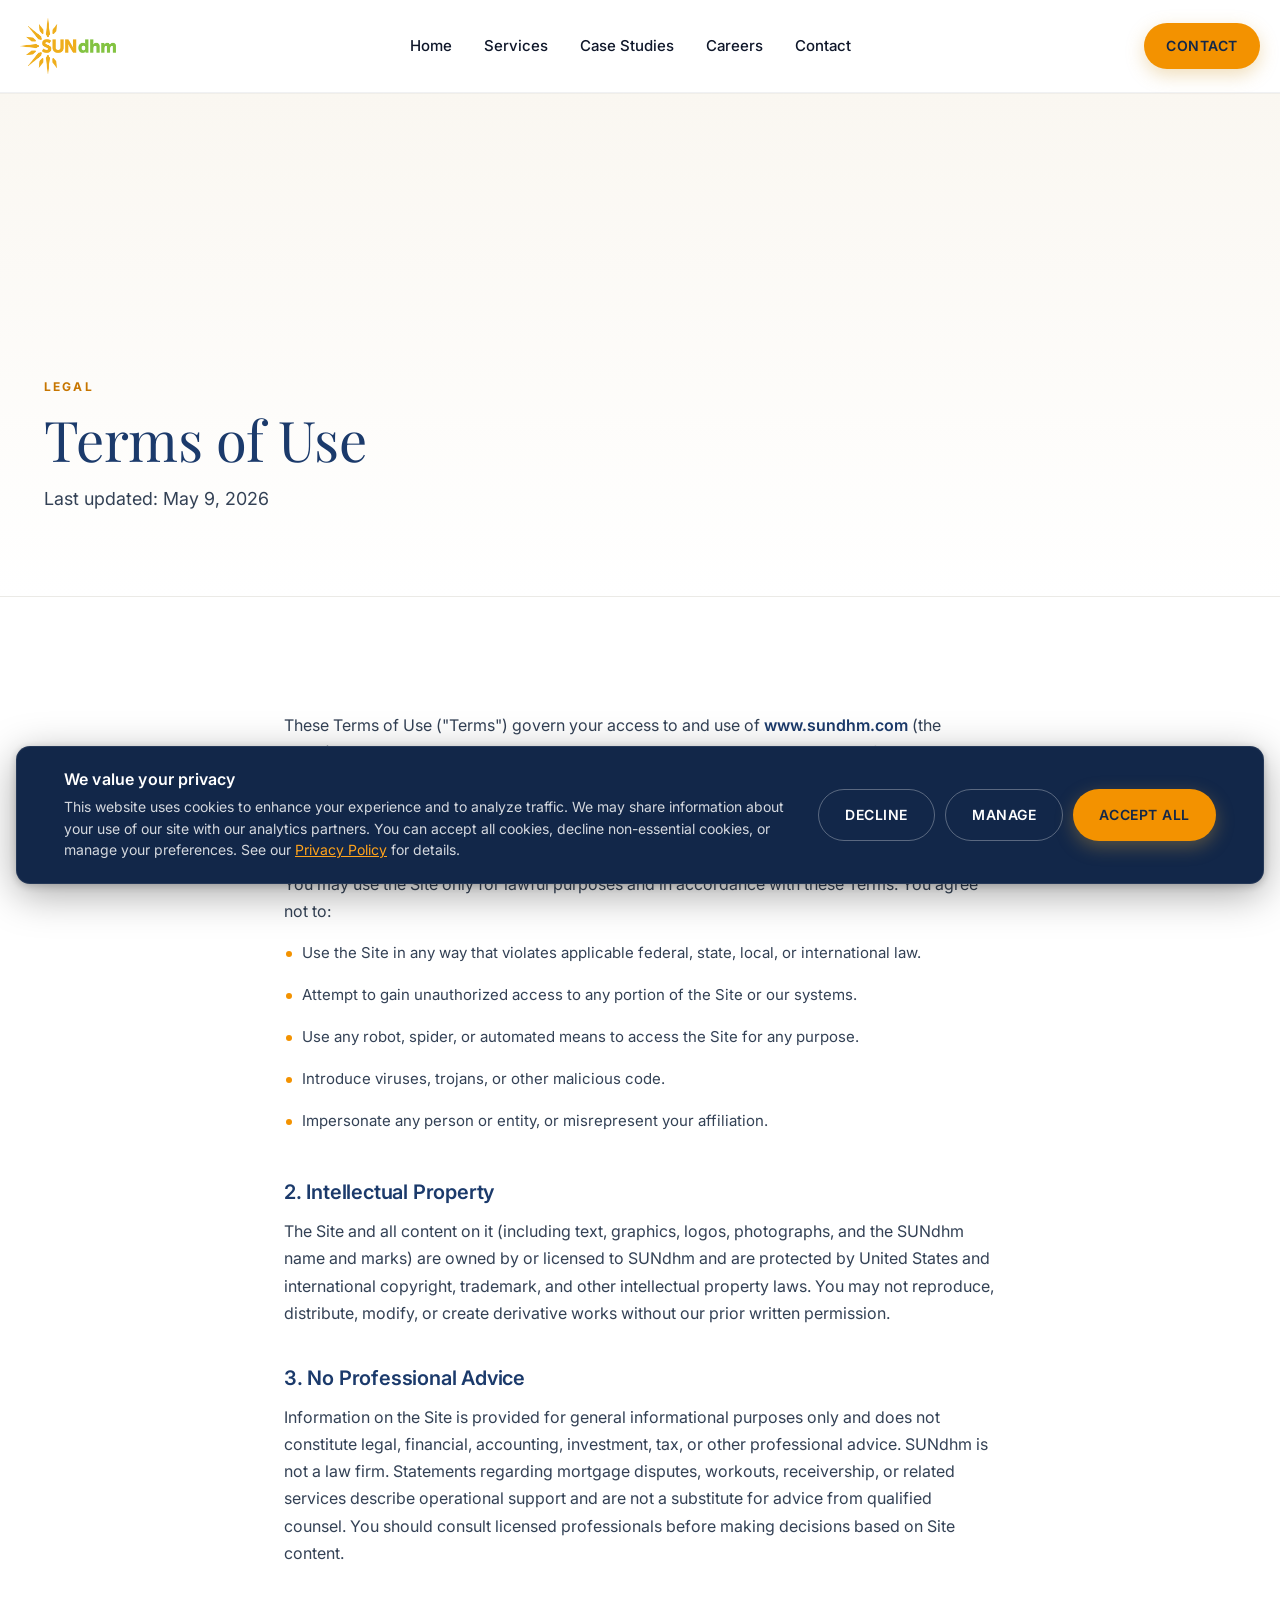
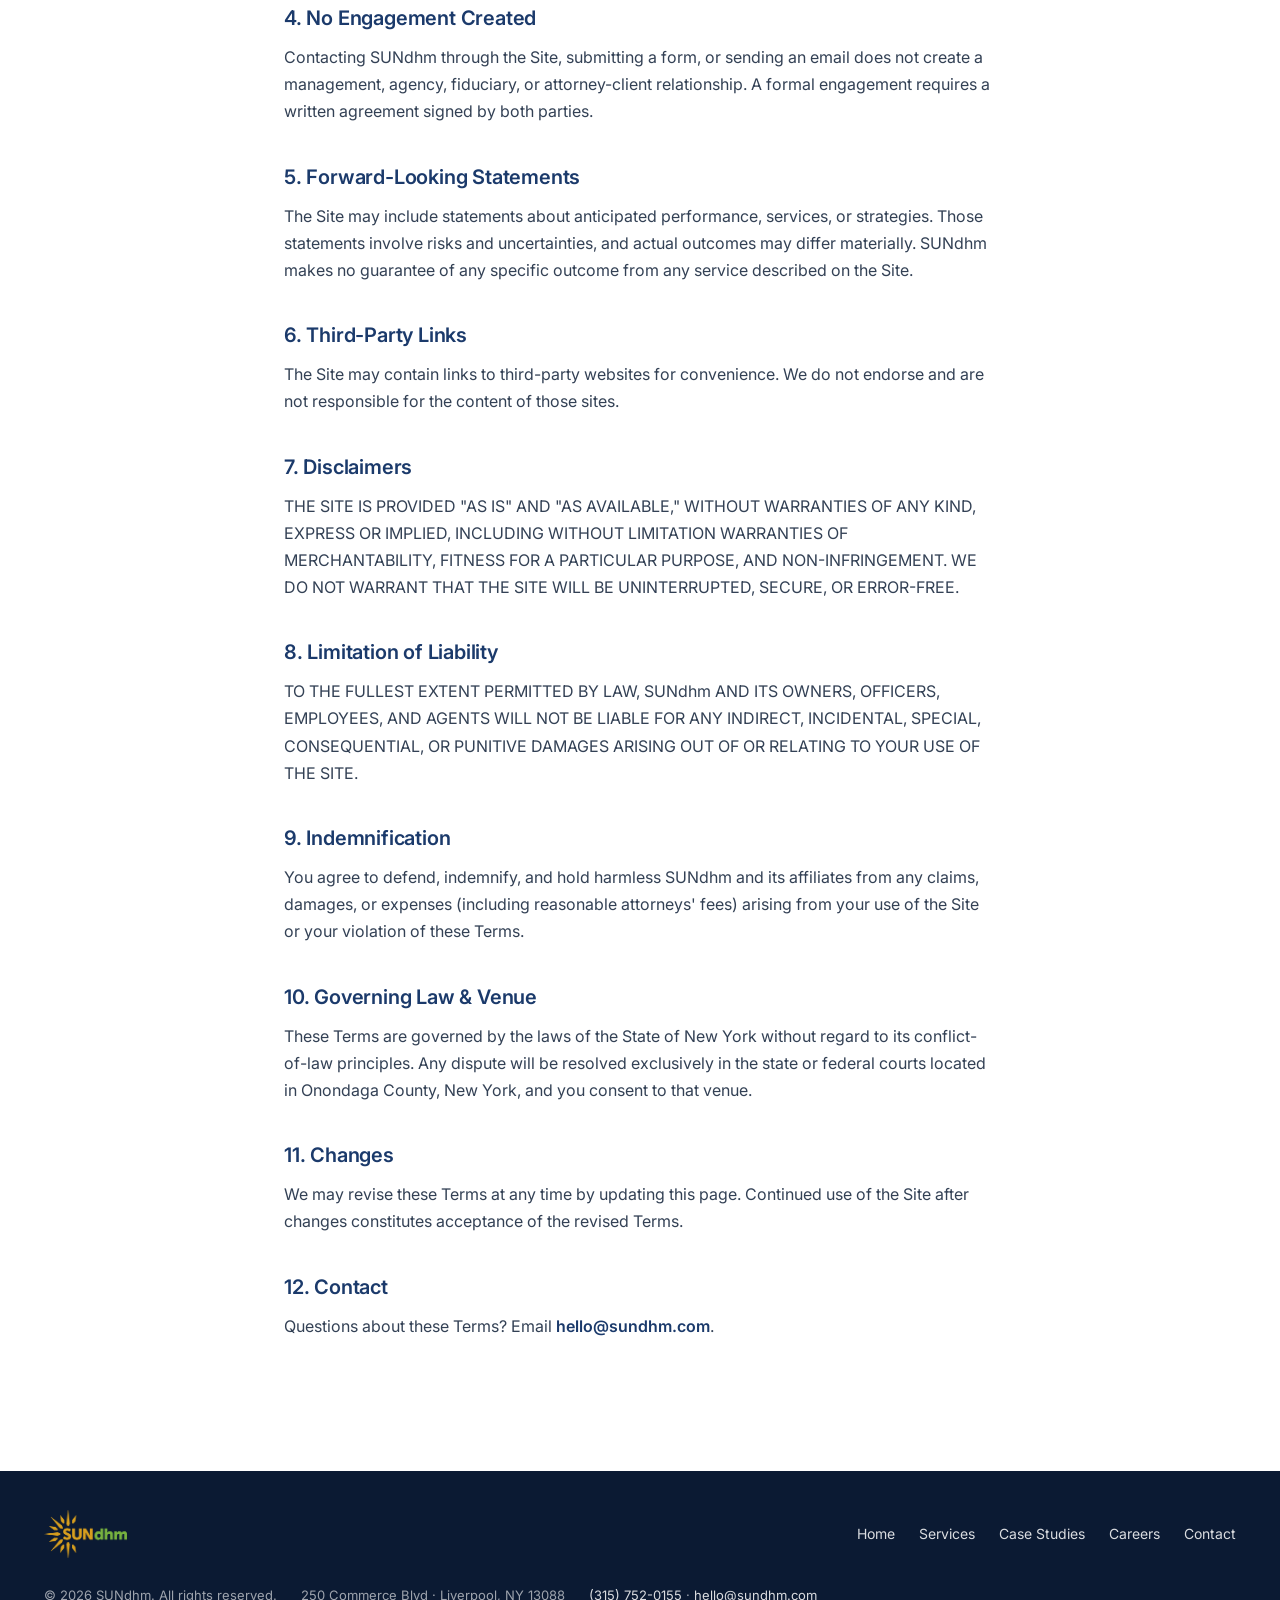
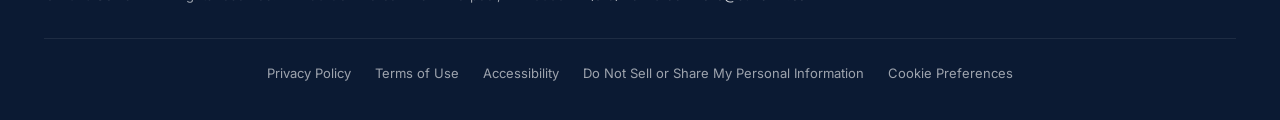
<file: terms.html>
<!doctype html>
<html lang="en">
<head>
<meta charset="utf-8" />
<meta name="viewport" content="width=device-width,initial-scale=1" />
<title>Terms of Use · SUNdhm</title>
<meta name="description" content="Terms of Use governing your access to and use of www.sundhm.com." />
<link rel="canonical" href="https://www.sundhm.com/terms.html" />

<meta name="geo.region" content="US-NY" />
<meta name="geo.placename" content="Liverpool" />
<meta name="author" content="SUNdhm" />
<meta name="robots" content="index, follow, max-image-preview:large, max-snippet:-1" />

<meta property="og:type" content="website" />
<meta property="og:site_name" content="SUNdhm" />
<meta property="og:locale" content="en_US" />
<meta property="og:title" content="Terms of Use · SUNdhm" />
<meta property="og:description" content="Terms of Use governing your access to and use of www.sundhm.com." />
<meta property="og:url" content="https://www.sundhm.com/terms.html" />
<meta property="og:image" content="https://www.sundhm.com/assets/images/hero-hotel.jpg" />

<meta name="twitter:card" content="summary_large_image" />
<meta name="twitter:title" content="Terms of Use · SUNdhm" />
<meta name="twitter:description" content="Terms of Use governing your access to and use of www.sundhm.com." />
<meta name="twitter:image" content="https://www.sundhm.com/assets/images/hero-hotel.jpg" />

<link rel="icon" href="./assets/images/favicon.ico" />
<link rel="apple-touch-icon" href="./assets/images/logo-mark.png" />
<link rel="preconnect" href="https://fonts.googleapis.com" />
<link rel="preconnect" href="https://fonts.gstatic.com" crossorigin />
<link href="https://fonts.googleapis.com/css2?family=Inter:wght@400;500;600;700&family=Playfair+Display:ital,wght@0,400;0,500;0,600;1,400&display=swap" rel="stylesheet" />
<link rel="stylesheet" href="./style.css?v=1778507749" />

<script type="application/ld+json">
{
  "@context": "https://schema.org",
  "@type": ["LocalBusiness", "RealEstateAgent"],
  "@id": "https://www.sundhm.com/#organization",
  "name": "SUNdhm",
  "alternateName": "SUNdhm Hospitality & Real Estate",
  "description": "Hospitality and real estate operator in Central New York. Hotel management, apartments and multi-family, Airbnb and short-term rentals, third-party property management, house flipping, banquet and catering, restoration services, and court-appointed receivership.",
  "url": "https://www.sundhm.com",
  "logo": "https://www.sundhm.com/assets/images/logo.png",
  "image": "https://www.sundhm.com/assets/images/hero-hotel.jpg",
  "email": "hello@sundhm.com",
  "telephone": "+1-315-752-0155",
  "priceRange": "$$",
  "address": {
    "@type": "PostalAddress",
    "streetAddress": "250 Commerce Blvd",
    "addressLocality": "Liverpool",
    "addressRegion": "NY",
    "postalCode": "13088",
    "addressCountry": "US"
  },
  "geo": {
    "@type": "GeoCoordinates",
    "latitude": 43.1062,
    "longitude": -76.2177
  },
  "areaServed": [
    { "@type": "State", "name": "New York" },
    { "@type": "City", "name": "Syracuse" },
    { "@type": "City", "name": "Liverpool" },
    { "@type": "City", "name": "Cicero" },
    { "@type": "AdministrativeArea", "name": "Onondaga County" },
    { "@type": "AdministrativeArea", "name": "Central New York" },
    { "@type": "AdministrativeArea", "name": "Upstate New York" }
  ],
  "openingHoursSpecification": [{
    "@type": "OpeningHoursSpecification",
    "dayOfWeek": ["Monday","Tuesday","Wednesday","Thursday","Friday"],
    "opens": "09:00",
    "closes": "17:00"
  }],
  "sameAs": [],
  "hasOfferCatalog": {
    "@type": "OfferCatalog",
    "name": "SUNdhm Services",
    "itemListElement": [
      { "@type": "Offer", "itemOffered": { "@type": "Service", "name": "Hotel Management", "url": "https://www.sundhm.com/services.html#hotel-management" } },
      { "@type": "Offer", "itemOffered": { "@type": "Service", "name": "Apartments & Multi-Family Management", "url": "https://www.sundhm.com/services.html#apartments" } },
      { "@type": "Offer", "itemOffered": { "@type": "Service", "name": "Airbnb & Short-Term Rental Operations", "url": "https://www.sundhm.com/services.html#str" } },
      { "@type": "Offer", "itemOffered": { "@type": "Service", "name": "Third-Party Property Management", "url": "https://www.sundhm.com/services.html#property-management" } },
      { "@type": "Offer", "itemOffered": { "@type": "Service", "name": "House Flipping & Real Estate Development", "url": "https://www.sundhm.com/services.html#flipping" } },
      { "@type": "Offer", "itemOffered": { "@type": "Service", "name": "Banquet & Catering", "url": "https://www.sundhm.com/services.html#banquet" } },
      { "@type": "Offer", "itemOffered": { "@type": "Service", "name": "Restoration Services (PuroClean of Syracuse North)", "url": "https://www.sundhm.com/services.html#restoration" } },
      { "@type": "Offer", "itemOffered": { "@type": "Service", "name": "Receivership & Special Assets", "url": "https://www.sundhm.com/services.html#receivership" } },
      { "@type": "Offer", "itemOffered": { "@type": "Service", "name": "Mortgage Dispute & Workout Guidance", "url": "https://www.sundhm.com/services.html#mortgage-disputes" } }
    ]
  }
}
</script>

</head>
<body class="sundhm">
<a class="skip-link" href="#main">Skip to main content</a>
<header class="sd-header sd-header--solid" id="top">
  <div class="container sd-header__inner">
    <a href="./index.html" class="sd-header__logo" aria-label="SUNdhm home">
      <img src="./assets/images/logo.png" alt="SUNdhm" width="120" height="70" />
    </a>
    <nav class="sd-header__nav" aria-label="Primary">
      <a href="./index.html">Home</a>
      <a href="./services.html">Services</a>
      <a href="./case-studies.html">Case Studies</a>
      <a href="./careers.html">Careers</a>
      <a href="./contact.html">Contact</a>
    </nav>
    <a class="btn btn--gold sd-header__cta" href="./contact.html">Contact</a>
    <button class="sd-header__menu-btn" aria-label="Open menu" id="menuBtn" aria-expanded="false" aria-controls="mobileNav">
      <svg width="24" height="24" viewBox="0 0 24 24" fill="none" stroke="currentColor" stroke-width="2"><path d="M4 6h16M4 12h16M4 18h16"/></svg>
    </button>
  </div>
</header>

<!-- Mobile nav: scrim + half-popout drawer (sibling of header so position:fixed isn't contained by header's backdrop-filter) -->
<div class="sd-mobile-nav__scrim" id="mobileNavScrim" aria-hidden="true"></div>
<nav class="sd-mobile-nav" id="mobileNav" aria-label="Mobile" aria-hidden="true">
  <div class="sd-mobile-nav__top">
    <a href="./index.html" class="sd-mobile-nav__logo" aria-label="SUNdhm home">
      <img src="./assets/images/logo.png" alt="SUNdhm" width="100" height="58" />
    </a>
    <button class="sd-mobile-nav__close" aria-label="Close menu" id="menuClose">
      <svg width="28" height="28" viewBox="0 0 24 24" fill="none" stroke="currentColor" stroke-width="2"><path d="M18 6L6 18M6 6l12 12"/></svg>
    </button>
  </div>
  <div class="sd-mobile-nav__links">
    <a href="./index.html">Home</a>
    <a href="./services.html">Services</a>
    <a href="./case-studies.html">Case Studies</a>
    <a href="./careers.html">Careers</a>
    <a href="./contact.html">Contact</a>
  </div>
  <div class="sd-mobile-nav__foot">
    <a class="btn btn--gold" href="./contact.html">Get in touch</a>
    <p class="sd-mobile-nav__meta"><a href="tel:+13157520155">(315) 752-0155</a><br/><a href="mailto:hello@sundhm.com">hello@sundhm.com</a></p>
  </div>
</nav>
<main id="main" tabindex="-1">

<section class="page-hero">
  <div class="container">
    <p class="eyebrow">Legal</p>
    <h1 class="serif">Terms of Use</h1>
    <p class="lead" style="max-width: 720px; margin-top: 16px;">Last updated: May 9, 2026</p>
  </div>
</section>

<section class="section">
  <div class="container legal-doc">
    <p>These Terms of Use ("Terms") govern your access to and use of <a href="https://www.sundhm.com">www.sundhm.com</a> (the "Site"), operated by SUNdhm. By accessing the Site you agree to these Terms. If you do not agree, do not use the Site.</p>

    <h2>1. Use of the Site</h2>
    <p>You may use the Site only for lawful purposes and in accordance with these Terms. You agree not to:</p>
    <ul class="spec-list">
      <li>Use the Site in any way that violates applicable federal, state, local, or international law.</li>
      <li>Attempt to gain unauthorized access to any portion of the Site or our systems.</li>
      <li>Use any robot, spider, or automated means to access the Site for any purpose.</li>
      <li>Introduce viruses, trojans, or other malicious code.</li>
      <li>Impersonate any person or entity, or misrepresent your affiliation.</li>
    </ul>

    <h2>2. Intellectual Property</h2>
    <p>The Site and all content on it (including text, graphics, logos, photographs, and the SUNdhm name and marks) are owned by or licensed to SUNdhm and are protected by United States and international copyright, trademark, and other intellectual property laws. You may not reproduce, distribute, modify, or create derivative works without our prior written permission.</p>

    <h2>3. No Professional Advice</h2>
    <p>Information on the Site is provided for general informational purposes only and does not constitute legal, financial, accounting, investment, tax, or other professional advice. SUNdhm is not a law firm. Statements regarding mortgage disputes, workouts, receivership, or related services describe operational support and are not a substitute for advice from qualified counsel. You should consult licensed professionals before making decisions based on Site content.</p>

    <h2>4. No Engagement Created</h2>
    <p>Contacting SUNdhm through the Site, submitting a form, or sending an email does not create a management, agency, fiduciary, or attorney-client relationship. A formal engagement requires a written agreement signed by both parties.</p>

    <h2>5. Forward-Looking Statements</h2>
    <p>The Site may include statements about anticipated performance, services, or strategies. Those statements involve risks and uncertainties, and actual outcomes may differ materially. SUNdhm makes no guarantee of any specific outcome from any service described on the Site.</p>

    <h2>6. Third-Party Links</h2>
    <p>The Site may contain links to third-party websites for convenience. We do not endorse and are not responsible for the content of those sites.</p>

    <h2>7. Disclaimers</h2>
    <p>THE SITE IS PROVIDED "AS IS" AND "AS AVAILABLE," WITHOUT WARRANTIES OF ANY KIND, EXPRESS OR IMPLIED, INCLUDING WITHOUT LIMITATION WARRANTIES OF MERCHANTABILITY, FITNESS FOR A PARTICULAR PURPOSE, AND NON-INFRINGEMENT. WE DO NOT WARRANT THAT THE SITE WILL BE UNINTERRUPTED, SECURE, OR ERROR-FREE.</p>

    <h2>8. Limitation of Liability</h2>
    <p>TO THE FULLEST EXTENT PERMITTED BY LAW, SUNdhm AND ITS OWNERS, OFFICERS, EMPLOYEES, AND AGENTS WILL NOT BE LIABLE FOR ANY INDIRECT, INCIDENTAL, SPECIAL, CONSEQUENTIAL, OR PUNITIVE DAMAGES ARISING OUT OF OR RELATING TO YOUR USE OF THE SITE.</p>

    <h2>9. Indemnification</h2>
    <p>You agree to defend, indemnify, and hold harmless SUNdhm and its affiliates from any claims, damages, or expenses (including reasonable attorneys' fees) arising from your use of the Site or your violation of these Terms.</p>

    <h2>10. Governing Law &amp; Venue</h2>
    <p>These Terms are governed by the laws of the State of New York without regard to its conflict-of-law principles. Any dispute will be resolved exclusively in the state or federal courts located in Onondaga County, New York, and you consent to that venue.</p>

    <h2>11. Changes</h2>
    <p>We may revise these Terms at any time by updating this page. Continued use of the Site after changes constitutes acceptance of the revised Terms.</p>

    <h2>12. Contact</h2>
    <p>Questions about these Terms? Email <a href="mailto:hello@sundhm.com">hello@sundhm.com</a>.</p>
  </div>
</section>

</main>
<footer class="sd-footer">
  <div class="container">
    <div class="sd-footer__inner">
      <a href="./index.html" class="sd-footer__logo">
        <img src="./assets/images/logo.png" alt="SUNdhm" width="100" height="58" />
      </a>
      <nav class="sd-footer__nav" aria-label="Footer">
        <a href="./index.html">Home</a>
        <a href="./services.html">Services</a>
        <a href="./case-studies.html">Case Studies</a>
        <a href="./careers.html">Careers</a>
        <a href="./contact.html">Contact</a>
      </nav>
      <div class="sd-footer__meta">
        <span>© <span id="year"></span> SUNdhm. All rights reserved.</span>
        <span>250 Commerce Blvd · Liverpool, NY 13088</span>
        <span><a href="tel:+13157520155">(315) 752-0155</a> · <a href="mailto:hello@sundhm.com">hello@sundhm.com</a></span>
      </div>
    </div>
    <div class="sd-footer__legal">
      <a href="./privacy.html">Privacy Policy</a>
      <a href="./terms.html">Terms of Use</a>
      <a href="./accessibility.html">Accessibility</a>
      <a href="./privacy.html#privacy-requests">Do Not Sell or Share My Personal Information</a>
      <a href="#" id="cookieReopen">Cookie Preferences</a>
    </div>
  </div>
</footer>

<!-- Cookie consent banner (US compliance / CCPA-ready) -->
<div id="cookieBanner" class="cookie-banner" hidden role="dialog" aria-label="Cookie consent" aria-live="polite">
  <div class="cookie-banner__inner">
    <div class="cookie-banner__body">
      <h3 class="cookie-banner__title">We value your privacy</h3>
      <p>This website uses cookies to enhance your experience and to analyze traffic. We may share information about your use of our site with our analytics partners. You can accept all cookies, decline non-essential cookies, or manage your preferences. See our <a href="./privacy.html">Privacy Policy</a> for details.</p>
    </div>
    <div class="cookie-banner__actions">
      <button type="button" class="btn btn--ghost" id="cookieDecline">Decline</button>
      <button type="button" class="btn btn--ghost" id="cookieManage">Manage</button>
      <button type="button" class="btn btn--gold" id="cookieAccept">Accept all</button>
    </div>
  </div>
</div>

<!-- Cookie preferences modal -->
<div id="cookieModal" class="cookie-modal" hidden role="dialog" aria-modal="true" aria-labelledby="cookieModalTitle">
  <div class="cookie-modal__backdrop" id="cookieModalBackdrop"></div>
  <div class="cookie-modal__panel">
    <button type="button" class="cookie-modal__close" id="cookieModalClose" aria-label="Close">
      <svg width="22" height="22" viewBox="0 0 24 24" fill="none" stroke="currentColor" stroke-width="2"><path d="M18 6L6 18M6 6l12 12"/></svg>
    </button>
    <h3 id="cookieModalTitle" class="serif">Cookie preferences</h3>
    <p>Choose which cookies you allow. Your preferences are saved on this device and apply only to sundhm.com.</p>
    <div class="cookie-row">
      <div>
        <strong>Strictly necessary</strong>
        <p>Required for the site to function (security, navigation, form submission). Cannot be disabled.</p>
      </div>
      <span class="cookie-toggle cookie-toggle--locked">Always on</span>
    </div>
    <label class="cookie-row">
      <div>
        <strong>Analytics</strong>
        <p>Helps us understand how visitors use our site so we can improve it. Anonymous and aggregated.</p>
      </div>
      <input type="checkbox" id="prefAnalytics" class="cookie-toggle__input" />
      <span class="cookie-toggle"><span class="cookie-toggle__dot"></span></span>
    </label>
    <label class="cookie-row">
      <div>
        <strong>Marketing</strong>
        <p>Used by our advertising partners to show relevant ads on other sites. Disabled by default.</p>
      </div>
      <input type="checkbox" id="prefMarketing" class="cookie-toggle__input" />
      <span class="cookie-toggle"><span class="cookie-toggle__dot"></span></span>
    </label>
    <div class="cookie-modal__actions">
      <button type="button" class="btn btn--ghost" id="cookieRejectAll">Reject non-essential</button>
      <button type="button" class="btn btn--gold" id="cookieSavePrefs">Save preferences</button>
    </div>
  </div>
</div>

<script>
  document.getElementById('year').textContent = new Date().getFullYear();

  const menuBtn = document.getElementById('menuBtn');
  const mobileNav = document.getElementById('mobileNav');
  const menuClose = document.getElementById('menuClose');
  const scrim = document.getElementById('mobileNavScrim');
  function openMobileNav() {
    if (mobileNav) {
      mobileNav.classList.add('is-open');
      mobileNav.setAttribute('aria-hidden', 'false');
    }
    if (scrim) scrim.classList.add('is-open');
    if (menuBtn) menuBtn.setAttribute('aria-expanded', 'true');
    document.documentElement.classList.add('nav-locked');
  }
  function closeMobileNav() {
    if (mobileNav) {
      mobileNav.classList.remove('is-open');
      mobileNav.setAttribute('aria-hidden', 'true');
    }
    if (scrim) scrim.classList.remove('is-open');
    if (menuBtn) menuBtn.setAttribute('aria-expanded', 'false');
    document.documentElement.classList.remove('nav-locked');
  }
  if (menuBtn) menuBtn.addEventListener('click', openMobileNav);
  if (menuClose) menuClose.addEventListener('click', closeMobileNav);
  if (scrim) scrim.addEventListener('click', closeMobileNav);
  document.querySelectorAll('.sd-mobile-nav a').forEach(a => a.addEventListener('click', closeMobileNav));
  document.addEventListener('keydown', (e) => { if (e.key === 'Escape' && mobileNav && mobileNav.classList.contains('is-open')) closeMobileNav(); });

  const header = document.querySelector('.sd-header');
  const setHeaderState = () => {
    if (window.scrollY > 40) header.classList.add('is-scrolled');
    else header.classList.remove('is-scrolled');
  };
  setHeaderState();
  window.addEventListener('scroll', setHeaderState, { passive: true });

  const io = new IntersectionObserver((entries) => {
    entries.forEach(e => { if (e.isIntersecting) { e.target.classList.add('is-visible'); io.unobserve(e.target); } });
  }, { threshold: 0.12 });
  document.querySelectorAll('.reveal').forEach(el => io.observe(el));

  document.querySelectorAll('.svc-card').forEach(card => {
    const head = card.querySelector('.svc-card__head');
    if (!head) return;
    head.addEventListener('click', () => {
      const open = card.classList.toggle('is-open');
      head.setAttribute('aria-expanded', open ? 'true' : 'false');
    });
  });

  // ============ Cookie consent ============
  (function(){
    const KEY = 'sundhm_cookie_consent_v1';
    const banner = document.getElementById('cookieBanner');
    const modal  = document.getElementById('cookieModal');
    const accept = document.getElementById('cookieAccept');
    const decline= document.getElementById('cookieDecline');
    const manage = document.getElementById('cookieManage');
    const reopen = document.getElementById('cookieReopen');
    const close  = document.getElementById('cookieModalClose');
    const back   = document.getElementById('cookieModalBackdrop');
    const save   = document.getElementById('cookieSavePrefs');
    const reject = document.getElementById('cookieRejectAll');
    const prefA  = document.getElementById('prefAnalytics');
    const prefM  = document.getElementById('prefMarketing');
    if (!banner) return;

    // Safe storage shim with in-memory fallback for sandboxed iframes that block storage APIs.
    var memStore = {};
    var storage = (function(){
      try {
        var s = window['local' + 'Storage'];
        var t = '__sundhm_test__';
        s.setItem(t, '1'); s.removeItem(t);
        return { get: function(k){ return s.getItem(k); }, set: function(k,v){ s.setItem(k,v); } };
      } catch(e){
        return { get: function(k){ return memStore[k] || null; }, set: function(k,v){ memStore[k] = v; } };
      }
    })();

    function read() {
      try { return JSON.parse(storage.get(KEY) || 'null'); } catch(e) { return null; }
    }
    function write(state) {
      state.timestamp = new Date().toISOString();
      storage.set(KEY, JSON.stringify(state));
      // Hook for analytics: gate any tracking scripts on state.analytics === true
      window.dispatchEvent(new CustomEvent('cookieconsent', { detail: state }));
    }
    function showBanner(){ banner.hidden = false; }
    function hideBanner(){ banner.hidden = true; }
    function showModal(){
      const cur = read() || { analytics:false, marketing:false };
      if (prefA) prefA.checked = !!cur.analytics;
      if (prefM) prefM.checked = !!cur.marketing;
      modal.hidden = false;
      document.body.style.overflow = 'hidden';
    }
    function hideModal(){ modal.hidden = true; document.body.style.overflow = ''; }

    if (!read()) showBanner();

    accept && accept.addEventListener('click', () => {
      write({ necessary:true, analytics:true, marketing:true, choice:'accept-all' });
      hideBanner();
    });
    decline && decline.addEventListener('click', () => {
      write({ necessary:true, analytics:false, marketing:false, choice:'decline' });
      hideBanner();
    });
    manage && manage.addEventListener('click', showModal);
    reopen && reopen.addEventListener('click', (e) => { e.preventDefault(); showModal(); });
    close && close.addEventListener('click', hideModal);
    back && back.addEventListener('click', hideModal);
    save && save.addEventListener('click', () => {
      write({ necessary:true, analytics: !!(prefA && prefA.checked), marketing: !!(prefM && prefM.checked), choice:'custom' });
      hideModal(); hideBanner();
    });
    reject && reject.addEventListener('click', () => {
      write({ necessary:true, analytics:false, marketing:false, choice:'reject-all' });
      hideModal(); hideBanner();
    });

    // Public consent helper for future analytics/pixels.
    // Usage: SundhmConsent.onAnalytics(function(){ /* load GA */ });
    //        SundhmConsent.onMarketing(function(){ /* load Meta pixel */ });
    window.SundhmConsent = {
      get: read,
      has: function(cat){ var s = read(); return !!(s && s[cat]); },
      onAnalytics: function(cb){
        if (this.has('analytics')) { try { cb(); } catch(e){} return; }
        window.addEventListener('cookieconsent', function once(e){
          if (e.detail && e.detail.analytics) { window.removeEventListener('cookieconsent', once); try { cb(); } catch(err){} }
        });
      },
      onMarketing: function(cb){
        if (this.has('marketing')) { try { cb(); } catch(e){} return; }
        window.addEventListener('cookieconsent', function once(e){
          if (e.detail && e.detail.marketing) { window.removeEventListener('cookieconsent', once); try { cb(); } catch(err){} }
        });
      }
    };
  })();
</script>
</body>
</html>
</file>
<file: style.css>
/* ========================================================================
   SYRACUSE GRAND — Brand stylesheet
   Edit colors / type / spacing here. All pages use these tokens.
   ======================================================================== */

:root {
  /* Brand colors (from logo) */
  --navy:        #1B3A6B;
  --navy-deep:   #122749;
  --navy-soft:   #24477F;
  --gold:        #D4A03B;
  --gold-bright: #E6B453;
  --gold-deep:   #B0832A;
  --gold-text:   #8C6315;  /* AA-compliant on white for small text (5.37:1) */

  /* Neutrals */
  --ink:         #0F172A;
  --ink-soft:    #334155;
  --muted:       #64748B;
  --line:        rgba(15, 23, 42, 0.10);
  --line-strong: rgba(15, 23, 42, 0.18);
  --cream:       #FAF7F1;
  --bg:          #FFFFFF;
  --bg-soft:     #F7F5F0;

  /* Type */
  --serif: "Playfair Display", "Cormorant Garamond", Georgia, serif;
  --sans:  "Inter", -apple-system, "Segoe UI", Helvetica, Arial, sans-serif;

  /* Spacing scale */
  --s-1: 4px;   --s-2: 8px;   --s-3: 12px; --s-4: 16px;
  --s-5: 20px;  --s-6: 24px;  --s-8: 32px; --s-10: 40px;
  --s-12: 48px; --s-16: 64px; --s-20: 80px; --s-24: 96px;
  --s-32: 128px;

  /* Layout */
  --container: 1240px;
  --radius:    14px;
  --radius-lg: 22px;

  /* Shadows */
  --shadow-sm: 0 2px 8px rgba(15,23,42,.06), 0 1px 2px rgba(15,23,42,.04);
  --shadow-md: 0 12px 32px rgba(15,23,42,.10), 0 2px 6px rgba(15,23,42,.05);
  --shadow-lg: 0 30px 60px rgba(15,23,42,.18);

  /* Motion */
  --ease: cubic-bezier(.22,.61,.36,1);
}

/* ----------------- Reset ----------------- */
*, *::before, *::after { box-sizing: border-box; }
html { scroll-behavior: smooth; -webkit-text-size-adjust: 100%; }
body {
  margin: 0;
  font-family: var(--sans);
  font-size: 16px;
  line-height: 1.6;
  color: var(--ink);
  background: var(--bg);
  -webkit-font-smoothing: antialiased;
  text-rendering: optimizeLegibility;
}
img, picture, video { max-width: 100%; display: block; }
a { color: inherit; text-decoration: none; }
button { font: inherit; cursor: pointer; border: none; background: none; }
:focus-visible { outline: 2px solid var(--gold); outline-offset: 3px; border-radius: 4px; }

/* ----------------- Typography ----------------- */
.serif { font-family: var(--serif); font-weight: 500; letter-spacing: -0.01em; }
h1, h2, h3, h4 { font-family: var(--serif); font-weight: 500; letter-spacing: -0.015em; line-height: 1.15; margin: 0; color: var(--navy-deep); }
h1 { font-size: clamp(40px, 7vw, 88px); }
h2 { font-size: clamp(30px, 4.2vw, 52px); }
h3 { font-size: clamp(22px, 2.4vw, 30px); }
h4 { font-size: clamp(18px, 1.6vw, 22px); }
.eyebrow {
  font-family: var(--sans);
  font-size: 12px;
  letter-spacing: 0.18em;
  text-transform: uppercase;
  font-weight: 700;
  color: var(--gold-text);
}
.lead { font-size: clamp(17px, 1.4vw, 20px); color: var(--ink-soft); line-height: 1.6; max-width: 62ch; }

/* ----------------- Layout ----------------- */
.container { width: 100%; max-width: var(--container); margin: 0 auto; padding: 0 24px; }
.section { padding: clamp(72px, 9vw, 128px) 0; }
.section--soft { background: var(--bg-soft); }
.section--navy { background: var(--navy-deep); color: #E7ECF5; }
.section--navy h1, .section--navy h2, .section--navy h3 { color: #fff; }
.grid { display: grid; gap: var(--s-6); }
.grid-2 { grid-template-columns: 1fr; gap: var(--s-12); }
.grid-3 { grid-template-columns: 1fr; gap: var(--s-6); }
.grid-4 { grid-template-columns: 1fr; gap: var(--s-6); }
@media (min-width: 720px) {
  .grid-2 { grid-template-columns: 1fr 1fr; gap: var(--s-16); align-items: center; }
  .grid-3 { grid-template-columns: repeat(2, 1fr); }
  .grid-4 { grid-template-columns: repeat(2, 1fr); }
}
@media (min-width: 1024px) {
  .grid-3 { grid-template-columns: repeat(3, 1fr); }
  .grid-4 { grid-template-columns: repeat(4, 1fr); }
}

/* ----------------- Buttons ----------------- */
.btn {
  display: inline-flex; align-items: center; gap: 10px;
  padding: 14px 26px;
  border-radius: 999px;
  font-weight: 600;
  font-size: 14px;
  letter-spacing: 0.04em;
  text-transform: uppercase;
  transition: transform .25s var(--ease), box-shadow .25s var(--ease), background .25s var(--ease), color .25s var(--ease);
  white-space: nowrap;
}
.btn--gold { background: var(--gold); color: var(--navy-deep); box-shadow: 0 6px 18px rgba(212,160,59,.35); }
.btn--gold:hover { background: var(--gold-bright); transform: translateY(-2px); box-shadow: 0 10px 24px rgba(212,160,59,.45); }
.btn--ghost { background: transparent; color: var(--navy-deep); border: 1.5px solid var(--line-strong); }
.btn--ghost:hover { border-color: var(--navy); background: var(--navy); color: #fff; }
.btn--ghost-light { background: transparent; color: #fff; border: 1.5px solid rgba(255,255,255,.4); }
.btn--ghost-light:hover { background: #fff; color: var(--navy-deep); }
.btn .arrow { transition: transform .25s var(--ease); }
.btn:hover .arrow { transform: translateX(4px); }

/* ----------------- Header ----------------- */
.header {
  position: fixed; inset: 0 0 auto 0; z-index: 100;
  padding: 18px 0;
  transition: background .35s var(--ease), padding .35s var(--ease), box-shadow .35s var(--ease);
}
.header--transparent { background: transparent; }
.header--solid { background: rgba(255,255,255,.94); backdrop-filter: blur(14px); box-shadow: 0 1px 0 var(--line); padding: 12px 0; }
.header__inner { display: flex; align-items: center; justify-content: space-between; gap: 16px; }
.header__logo { display: flex; align-items: center; gap: 12px; color: #fff; text-decoration: none; flex-shrink: 0; white-space: nowrap; }
.header--solid .header__logo { color: var(--navy-deep); }
.header__logo-mark { width: 32px; height: 45px; flex-shrink: 0; position: relative; display: inline-block; }
.header__logo-mark .logo-mark { position: absolute; inset: 0; width: 100%; height: 100%; object-fit: contain; transition: opacity .25s ease; }
/* Default (transparent over hero): show white mark */
.header--transparent .header__logo-mark .logo-mark--gold { opacity: 0; }
.header--transparent .header__logo-mark .logo-mark--white { opacity: 1; }
/* Scrolled solid header: show gold mark */
.header--solid .header__logo-mark .logo-mark--gold { opacity: 1; }
.header--solid .header__logo-mark .logo-mark--white { opacity: 0; }
.header__logo-text { font-family: var(--serif); font-size: 20px; letter-spacing: 0.05em; }
.header__nav { display: none; gap: 22px; flex-wrap: nowrap; }
@media (min-width: 1080px) { .header__nav { display: flex; gap: 24px; } }
@media (min-width: 1200px) { .header__nav { gap: 28px; } }
.header__nav a {
  font-size: 13px; font-weight: 500; letter-spacing: 0.05em; text-transform: uppercase;
  color: rgba(255,255,255,.85); position: relative; padding: 6px 0;
  transition: color .2s var(--ease);
  white-space: nowrap;
}
.header--solid .header__nav a { color: var(--ink-soft); }
.header__nav a::after {
  content: ''; position: absolute; left: 0; bottom: 0; height: 1.5px; width: 0; background: var(--gold);
  transition: width .3s var(--ease);
}
.header__nav a:hover { color: #fff; }
.header--solid .header__nav a:hover { color: var(--navy-deep); }
.header__nav a:hover::after, .header__nav a.active::after { width: 100%; }
.header__nav a.active { color: var(--gold); }
.header__cta { display: none; }
@media (min-width: 720px) { .header__cta { display: inline-flex; } }
.header__menu-btn {
  display: inline-flex; align-items: center; justify-content: center;
  width: 44px; height: 44px; color: #fff;
}
.header--solid .header__menu-btn { color: var(--navy-deep); }
@media (min-width: 1080px) { .header__menu-btn { display: none; } }

/* Mobile drawer */
.mobile-nav {
  position: fixed; inset: 0; background: var(--navy-deep); z-index: 200;
  display: flex; flex-direction: column;
  transform: translateX(100%); transition: transform .4s var(--ease);
  padding: 80px 32px 32px;
}
.mobile-nav.open { transform: translateX(0); }
.mobile-nav__close { position: absolute; top: 22px; right: 22px; width: 44px; height: 44px; color: #fff; }
.mobile-nav a {
  font-family: var(--serif);
  font-size: 28px; color: #fff; padding: 14px 0;
  border-bottom: 1px solid rgba(255,255,255,.1);
}
.mobile-nav a.active { color: var(--gold); }
.mobile-nav .btn { margin-top: 24px; align-self: flex-start; }

/* ----------------- Hero ----------------- */
.hero {
  position: relative;
  min-height: 92vh;
  display: flex; align-items: center;
  color: #fff;
  overflow: hidden;
  isolation: isolate;
}
.hero__bg { position: absolute; inset: 0; z-index: -2; }
.hero__bg img { width: 100%; height: 100%; object-fit: cover; }
.hero__overlay { position: absolute; inset: 0; z-index: -1;
  background: linear-gradient(180deg, rgba(18,39,73,.55) 0%, rgba(18,39,73,.5) 40%, rgba(18,39,73,.85) 100%);
}
.hero__content { padding: 120px 0 80px; max-width: 760px; }
.hero h1 { color: #fff; font-weight: 400; }
.hero h1 em { font-style: italic; color: var(--gold-bright); }
.hero__lead { font-size: clamp(16px, 1.4vw, 19px); color: rgba(255,255,255,.85); margin: 24px 0 36px; max-width: 540px; }
.hero__cta { display: flex; gap: 14px; flex-wrap: wrap; }
.hero__scroll {
  position: absolute; bottom: 32px; left: 50%; transform: translateX(-50%);
  font-size: 11px; letter-spacing: 0.25em; text-transform: uppercase;
  color: rgba(255,255,255,.6); display: flex; flex-direction: column; align-items: center; gap: 12px;
}
.hero__scroll-line { width: 1px; height: 40px; background: rgba(255,255,255,.4); position: relative; overflow: hidden; }
.hero__scroll-line::after {
  content: ''; position: absolute; top: -40px; left: 0; width: 100%; height: 40px;
  background: var(--gold); animation: scrollDot 2.4s var(--ease) infinite;
}
@keyframes scrollDot { 0% { top: -40px; } 100% { top: 100%; } }

/* Page hero (interior pages) */
.page-hero {
  position: relative; min-height: 56vh; display: flex; align-items: flex-end;
  color: #fff; overflow: hidden; isolation: isolate;
  padding: 120px 0 64px;
}
.page-hero__bg { position: absolute; inset: 0; z-index: -2; }
.page-hero__bg img { width: 100%; height: 100%; object-fit: cover; }
.page-hero__overlay { position: absolute; inset: 0; z-index: -1;
  background: linear-gradient(180deg, rgba(18,39,73,.5), rgba(18,39,73,.85)); }
.page-hero h1 { color: #fff; font-weight: 400; max-width: 18ch; }
.page-hero .eyebrow { color: var(--gold-bright); }

/* ----------------- Booking strip (sticky on every page) ----------------- */
.book-strip {
  background: var(--navy-deep); color: #fff;
  padding: 18px 0;
}
.book-strip__inner { display: flex; align-items: center; justify-content: space-between; flex-wrap: wrap; gap: 16px; }
.book-strip__text { font-family: var(--serif); font-size: 22px; letter-spacing: 0.02em; }
.book-strip__text small { display: block; font-family: var(--sans); font-size: 12px; letter-spacing: 0.18em; text-transform: uppercase; color: var(--gold-bright); margin-bottom: 4px; font-weight: 600; }

/* ----------------- Cards ----------------- */
.card {
  background: #fff; border: 1px solid var(--line); border-radius: var(--radius-lg);
  overflow: hidden;
  transition: transform .3s var(--ease), box-shadow .3s var(--ease), border-color .3s var(--ease);
}
.card:hover { transform: translateY(-4px); box-shadow: var(--shadow-md); border-color: var(--line-strong); }
.card__media { aspect-ratio: 4/3; overflow: hidden; background: var(--bg-soft); }
.card__media img { width: 100%; height: 100%; object-fit: cover; transition: transform .6s var(--ease); }
.card:hover .card__media img { transform: scale(1.04); }
.card__body { padding: 24px 26px 28px; }
.card__title { font-family: var(--serif); font-size: 22px; color: var(--navy-deep); margin-bottom: 8px; }
.card__meta { font-size: 12px; letter-spacing: 0.16em; text-transform: uppercase; color: var(--gold-deep); font-weight: 600; margin-bottom: 12px; }
.card__desc { color: var(--ink-soft); font-size: 15px; }
.card__link { display: inline-flex; align-items: center; gap: 6px; margin-top: 16px; color: var(--navy); font-weight: 600; font-size: 13px; letter-spacing: 0.06em; text-transform: uppercase; }
.card__link .arrow { transition: transform .25s var(--ease); }
.card__link:hover .arrow { transform: translateX(4px); }

/* Amenity tile (icon + text) */
.amenity {
  background: #fff; padding: 28px; border-radius: var(--radius-lg); border: 1px solid var(--line);
  transition: transform .3s var(--ease), box-shadow .3s var(--ease);
}
.amenity:hover { transform: translateY(-3px); box-shadow: var(--shadow-md); }
.amenity__icon { width: 48px; height: 48px; color: var(--gold-deep); margin-bottom: 20px; }
.amenity__title { font-family: var(--serif); font-size: 20px; color: var(--navy-deep); margin-bottom: 8px; }
.amenity__desc { color: var(--ink-soft); font-size: 14.5px; }

/* Stat band */
.stats { display: grid; grid-template-columns: repeat(2, 1fr); gap: 1px; background: rgba(255,255,255,.12); }
@media (min-width: 720px) { .stats { grid-template-columns: repeat(4, 1fr); } }
.stat { padding: 36px 24px; background: var(--navy-deep); text-align: center; }
.stat__num { font-family: var(--serif); font-size: clamp(36px, 4vw, 52px); color: var(--gold-bright); line-height: 1; }
.stat__lab { font-size: 12px; letter-spacing: 0.18em; text-transform: uppercase; color: rgba(255,255,255,.7); margin-top: 10px; }

/* Image + Text split */
.split { display: grid; gap: var(--s-12); align-items: center; }
@media (min-width: 900px) { .split { grid-template-columns: 1.1fr 1fr; gap: var(--s-20); } .split--reverse { grid-template-columns: 1fr 1.1fr; } .split--reverse > :first-child { order: 2; } }
.split__media { border-radius: var(--radius-lg); overflow: hidden; aspect-ratio: 4/3; }
.split__media img { width: 100%; height: 100%; object-fit: cover; }

/* Suite gallery: bed shot + sitting area shot stacked */
.split__media:has(.suite-gallery) { aspect-ratio: auto; border-radius: 0; overflow: visible; }
.suite-gallery { display: grid; gap: var(--s-3); }
.suite-gallery > img,
.suite-gallery figure img { width: 100%; height: 100%; object-fit: cover; display: block; border-radius: var(--radius-lg); aspect-ratio: 4/3; }
.suite-gallery figure { margin: 0; position: relative; }
.suite-gallery figcaption { position: absolute; left: 12px; bottom: 12px; background: rgba(11, 25, 49, 0.78); color: #fff; padding: 6px 12px; border-radius: 999px; font-size: 11px; letter-spacing: 0.12em; text-transform: uppercase; font-weight: 600; backdrop-filter: blur(4px); }

/* ----------------- Footer ----------------- */
.footer { background: var(--navy-deep); color: rgba(255,255,255,.78); padding: 80px 0 40px; }
.footer__grid { display: grid; gap: 48px; grid-template-columns: 1fr; }
@media (min-width: 760px) { .footer__grid { grid-template-columns: 1.4fr 1fr 1fr 1fr; } }
.footer__logo { display: flex; align-items: center; gap: 12px; color: #fff; margin-bottom: 18px; text-decoration: none; }
.footer__logo-mark { display: inline-block; width: 36px; height: 50px; flex-shrink: 0; }
.footer__logo-mark img { width: 100%; height: 100%; object-fit: contain; display: block; }
.footer__logo-text { font-family: var(--serif); font-size: 22px; letter-spacing: 0.05em; }
.footer h4 { color: #fff; font-family: var(--sans); font-size: 12px; letter-spacing: 0.18em; text-transform: uppercase; font-weight: 600; margin-bottom: 18px; }
.footer ul { list-style: none; padding: 0; margin: 0; display: flex; flex-direction: column; gap: 10px; }
.footer a { font-size: 14px; transition: color .2s var(--ease); }
.footer a:hover { color: var(--gold-bright); }
.footer__bottom {
  margin-top: 56px; padding-top: 28px; border-top: 1px solid rgba(255,255,255,.12);
  display: flex; justify-content: space-between; flex-wrap: wrap; gap: 16px;
  font-size: 12.5px; color: rgba(255,255,255,.55);
}

/* ----------------- Mobile booking bar (always visible on phones) ----------------- */
.mobile-book {
  position: fixed; bottom: 0; left: 0; right: 0; z-index: 90;
  background: var(--navy-deep); padding: 12px 16px;
  display: flex; gap: 10px;
  box-shadow: 0 -10px 30px rgba(0,0,0,.2);
}
.mobile-book .btn { flex: 1; justify-content: center; padding: 14px; font-size: 13px; }
@media (min-width: 720px) { .mobile-book { display: none; } }

/* Add bottom padding on mobile to avoid being covered by mobile-book */
@media (max-width: 719px) {
  body { padding-bottom: 72px; }
}

/* ----------------- Reveal animation ----------------- */
.reveal { opacity: 0; transform: translateY(28px); transition: opacity .9s var(--ease), transform .9s var(--ease); }
.reveal.in { opacity: 1; transform: none; }
.reveal:nth-child(2) { transition-delay: .08s; }
.reveal:nth-child(3) { transition-delay: .16s; }
.reveal:nth-child(4) { transition-delay: .24s; }

/* Lists / spec rows */
.spec-list { list-style: none; padding: 0; margin: 16px 0 0; display: grid; gap: 10px; }
.spec-list li {
  position: relative;
  padding-left: 18px;
  font-size: 15px;
  line-height: 1.6;
  color: var(--ink-soft);
}
.spec-list li::before {
  content: '';
  position: absolute;
  left: 2px;
  top: 0.65em;
  width: 6px;
  height: 6px;
  background: var(--gold);
  border-radius: 50%;
}
.spec-list li strong { font-weight: 700; color: var(--navy-deep, #122749); }

/* Gallery grid */
.gallery { display: grid; gap: 8px; grid-template-columns: repeat(2, 1fr); grid-auto-rows: 220px; }
@media (min-width: 720px) { .gallery { grid-template-columns: repeat(4, 1fr); grid-auto-rows: 240px; } }
.gallery a { display: block; overflow: hidden; border-radius: 12px; }
.gallery a:nth-child(1) { grid-column: span 2; grid-row: span 2; }
.gallery img { width: 100%; height: 100%; object-fit: cover; transition: transform .6s var(--ease); }
.gallery a:hover img { transform: scale(1.06); }
@media (max-width: 719px) {
  .gallery a:nth-child(1) { grid-column: span 2; grid-row: span 1; }
}

/* Quote / testimonial */
.quote { max-width: 800px; margin: 0 auto; text-align: center; }
.quote p { font-family: var(--serif); font-size: clamp(22px, 2.6vw, 32px); line-height: 1.4; color: var(--navy-deep); font-style: italic; }
.quote cite { display: block; margin-top: 24px; font-style: normal; font-size: 13px; letter-spacing: 0.18em; text-transform: uppercase; color: var(--gold-deep); font-weight: 600; }

/* CTA banner */
.cta-banner { padding: clamp(80px, 10vw, 140px) 0; text-align: center; background: var(--navy-deep); color: #fff; position: relative; overflow: hidden; }
.cta-banner::before { content: ''; position: absolute; inset: 0; background: radial-gradient(800px 400px at 50% 0%, rgba(212,160,59,.18), transparent 60%); }
.cta-banner > * { position: relative; }
.cta-banner h2 { color: #fff; max-width: 18ch; margin: 0 auto 20px; }
.cta-banner p { color: rgba(255,255,255,.75); max-width: 56ch; margin: 0 auto 36px; }

/* Contact info row */
.contact-row { display: grid; gap: 32px; grid-template-columns: 1fr; }
@media (min-width: 720px) { .contact-row { grid-template-columns: repeat(3, 1fr); } }
.contact-row .label { font-size: 12px; letter-spacing: 0.18em; text-transform: uppercase; color: var(--gold-deep); font-weight: 600; margin-bottom: 8px; }
.contact-row .value { font-family: var(--serif); font-size: 22px; color: var(--navy-deep); line-height: 1.4; }
.contact-row a.value:hover { color: var(--gold-deep); }

/* Map embed */
.map { width: 100%; aspect-ratio: 16/9; border: none; border-radius: var(--radius-lg); }

@media (prefers-reduced-motion: reduce) {
  *, *::before, *::after { animation-duration: 0.01ms !important; transition-duration: 0.01ms !important; }
  .reveal { opacity: 1; transform: none; }
}

/* ============================================================
   SUNdhm — single-page additions
   ============================================================ */

/* Use SUNdhm's brand colors as accents on top of the base palette */
.sundhm {
  --sun-orange: #F39200;
  --sun-orange-bright: #FFA31C;
  --sun-grey: #5F6062;
}

/* Override gold tokens to use SUNdhm orange where it appears */
.sundhm {
  --gold:        #F39200;
  --gold-bright: #FFA31C;
  --gold-deep:   #C77600;
  --gold-text:   #8B5A00;  /* AA-compliant on white (5.40:1) */
}

/* ----------- Header ----------- */
.sd-header {
  position: fixed; top: 0; left: 0; right: 0; z-index: 100;
  background: rgba(255,255,255,0);
  backdrop-filter: blur(0);
  transition: background .3s var(--ease), backdrop-filter .3s var(--ease), box-shadow .3s var(--ease);
}
.sd-header.is-scrolled {
  background: rgba(255,255,255,.95);
  backdrop-filter: saturate(140%) blur(10px);
  box-shadow: 0 1px 0 var(--line);
}
.sd-header__inner {
  display: flex; align-items: center; justify-content: space-between;
  gap: 24px; padding: 18px 0;
}
.sd-header__logo { display: flex; align-items: center; }
.sd-header__logo img { display: block; height: 56px; width: auto; }
.sd-header__nav { display: flex; gap: 32px; }
.sd-header__nav a {
  color: var(--ink); font-weight: 500; font-size: 15px;
  position: relative; padding: 6px 0;
}
.sd-header__nav a:hover { color: var(--sun-orange); }
.sd-header__cta { padding: 12px 22px !important; font-size: 14px; }
.sd-header__menu-btn {
  display: none; background: transparent; border: 0; padding: 8px; cursor: pointer; color: var(--ink);
}

/* ===== Mobile nav: half-popout drawer with scrim ===== */
/* Scrim (dimmed backdrop, behind drawer) */
.sd-mobile-nav__scrim {
  position: fixed;
  inset: 0;
  background: rgba(10, 18, 35, 0.55);
  z-index: 999;
  opacity: 0;
  visibility: hidden;
  transition: opacity .28s var(--ease, cubic-bezier(.4,0,.2,1)), visibility 0s linear .28s;
}
.sd-mobile-nav__scrim.is-open {
  opacity: 1;
  visibility: visible;
  transition: opacity .28s var(--ease, cubic-bezier(.4,0,.2,1)), visibility 0s linear 0s;
}

/* Drawer panel - slides in from the right, ~78% of viewport (max 380px) */
.sd-mobile-nav {
  position: fixed !important;
  top: 0 !important;
  right: 0 !important;
  bottom: 0 !important;
  left: auto !important;
  width: 78vw;
  max-width: 380px;
  min-width: 280px;
  height: 100vh;
  height: 100dvh;
  z-index: 1000;
  background: var(--navy-deep, #122749) !important;
  color: #fff;
  display: flex !important;
  flex-direction: column !important;
  align-items: stretch !important;
  justify-content: flex-start !important;
  gap: 0 !important;
  padding: calc(env(safe-area-inset-top, 0px) + 18px) 24px calc(env(safe-area-inset-bottom, 0px) + 24px) !important;
  transform: translateX(100%);
  visibility: hidden;
  transition: transform .32s var(--ease, cubic-bezier(.4,0,.2,1)), visibility 0s linear .32s;
  overflow-y: auto;
  -webkit-overflow-scrolling: touch;
  box-shadow: -12px 0 32px rgba(0,0,0,0.25);
}
.sd-mobile-nav.is-open {
  transform: translateX(0);
  visibility: visible;
  transition: transform .32s var(--ease, cubic-bezier(.4,0,.2,1)), visibility 0s linear 0s;
}
.sd-mobile-nav__top {
  display: flex !important;
  flex-direction: row !important;
  align-items: center !important;
  justify-content: space-between !important;
  width: 100%;
  margin-bottom: 8px;
  flex: 0 0 auto;
}
.sd-mobile-nav__logo { display: inline-flex; }
.sd-mobile-nav__logo img {
  display: block;
  height: 36px;
  width: auto;
  filter: brightness(0) invert(1);
}
.sd-mobile-nav__close {
  background: transparent;
  border: 0;
  color: #fff !important;
  padding: 10px;
  margin-right: -10px;
  cursor: pointer;
  border-radius: 999px;
  line-height: 0;
}
.sd-mobile-nav__close:focus-visible {
  outline: 2px solid var(--sun-orange, #F39200);
  outline-offset: 2px;
}
.sd-mobile-nav__links {
  display: flex !important;
  flex-direction: column !important;
  align-items: stretch !important;
  gap: 0 !important;
  margin-top: 20px;
  border-top: 1px solid rgba(255,255,255,.10);
  flex: 0 0 auto;
}
.sd-mobile-nav__links a {
  display: block !important;
  color: #fff !important;
  font-family: var(--serif, 'Playfair Display', Georgia, serif) !important;
  font-size: 22px !important;
  font-weight: 500;
  letter-spacing: -.01em;
  padding: 18px 2px !important;
  border-bottom: 1px solid rgba(255,255,255,.10);
  text-decoration: none;
  text-align: left;
  width: 100%;
}
.sd-mobile-nav__links a:active { color: var(--sun-orange, #F39200) !important; }
.sd-mobile-nav__foot {
  margin-top: auto !important;
  padding-top: 28px;
  display: flex !important;
  flex-direction: column !important;
  align-items: stretch !important;
  gap: 16px !important;
  flex: 0 0 auto;
}
.sd-mobile-nav__foot .btn--gold {
  width: 100%;
  text-align: center;
  padding: 13px 22px !important;
  font-size: 14px;
}
.sd-mobile-nav__meta {
  margin: 0;
  font-size: 13.5px;
  line-height: 1.7;
  color: rgba(255,255,255,.78);
  text-align: left;
}
.sd-mobile-nav__meta a {
  color: #fff !important;
  text-decoration: none;
  font-weight: 500;
}
.sd-mobile-nav__meta a:active { color: var(--sun-orange, #F39200) !important; }

/* Lock body scroll while drawer is open */
html.nav-locked, html.nav-locked body { overflow: hidden; }

@media (max-width: 900px) {
  .sd-header__nav, .sd-header__cta { display: none; }
  .sd-header__menu-btn { display: inline-flex; }
  .sd-header__logo img { height: 44px; }
}

/* ----------- Hero ----------- */
.sd-hero {
  position: relative; min-height: 86vh;
  display: flex; align-items: center;
  color: #fff; overflow: hidden;
  padding: 140px 0 80px;
}
.sd-hero__bg {
  position: absolute; inset: 0;
  background:
    radial-gradient(1200px 600px at 80% 20%, rgba(243,146,0,.18), transparent 60%),
    radial-gradient(900px 500px at 10% 80%, rgba(255,163,28,.12), transparent 60%),
    linear-gradient(135deg, var(--navy-deep) 0%, var(--navy) 60%, var(--navy-soft) 100%);
}
.sd-hero__bg::after {
  content: ""; position: absolute; inset: 0;
  background-image:
    radial-gradient(circle at 20% 30%, rgba(255,255,255,.04) 0%, transparent 40%),
    radial-gradient(circle at 80% 70%, rgba(255,255,255,.03) 0%, transparent 40%);
}
.sd-hero__content { position: relative; z-index: 2; max-width: 880px; }
.sd-hero__content h1 {
  font-size: clamp(36px, 5.4vw, 68px); line-height: 1.05; margin: 16px 0 24px;
  font-weight: 500;
}
.sd-hero__content h1 em {
  font-style: italic; color: var(--gold-bright); font-weight: 400;
}
.sd-hero__lead {
  font-size: clamp(16px, 1.4vw, 19px); line-height: 1.65;
  max-width: 640px; color: rgba(255,255,255,.88);
}
.sd-hero__cta { display: flex; gap: 14px; flex-wrap: wrap; margin-top: 36px; }

/* ----------- Section: navy deep (contact) ----------- */
.section--navy-deep {
  background: linear-gradient(135deg, var(--navy-deep) 0%, var(--navy) 100%);
  color: #fff; padding: 96px 0;
}
.section--navy-deep .lead { color: rgba(255,255,255,.85); }

/* Contact card */
.contact-card {
  background: rgba(255,255,255,.06);
  border: 1px solid rgba(255,255,255,.14);
  border-radius: var(--radius-lg);
  padding: 36px;
  backdrop-filter: blur(6px);
}
.contact-row {
  display: grid; grid-template-columns: 90px 1fr; gap: 20px;
  padding: 18px 0; border-bottom: 1px solid rgba(255,255,255,.10);
}
.contact-row:last-child { border-bottom: 0; }
.contact-row:first-child { padding-top: 0; }
.contact-row__label {
  text-transform: uppercase; letter-spacing: .12em; font-size: 11px; font-weight: 600;
  color: var(--gold-bright); padding-top: 2px;
}
.contact-row__value {
  color: #fff; font-size: 16px; line-height: 1.6;
}
.contact-row__value a {
  color: #fff; border-bottom: 1px solid rgba(255,255,255,.3);
}
.contact-row__value a:hover {
  color: var(--gold-bright); border-bottom-color: var(--gold-bright);
}

/* ----------- Footer ----------- */
.sd-footer {
  background: #0B1A33; color: rgba(255,255,255,.7);
  padding: 36px 0;
}
.sd-footer__inner {
  display: flex; align-items: center; justify-content: space-between; gap: 24px; flex-wrap: wrap;
}
.sd-footer__logo img { display: block; height: 48px; width: auto; opacity: .9; }
.sd-footer__meta {
  display: flex; gap: 24px; font-size: 13px; color: rgba(255,255,255,.6);
}
@media (max-width: 700px) {
  .sd-footer__inner { flex-direction: column; align-items: flex-start; gap: 16px; }
  .sd-footer__meta { flex-direction: column; gap: 6px; }
}

/* Reveal animation (in case base file lacks it) */
.reveal { opacity: 0; transform: translateY(18px); transition: opacity .7s var(--ease), transform .7s var(--ease); }
.reveal.is-visible { opacity: 1; transform: translateY(0); }

/* Hero with real photo background */
.sd-hero__bg {
  position: absolute; inset: 0;
  background: var(--navy-deep);
}
.sd-hero__bg img {
  position: absolute; inset: 0;
  width: 100%; height: 100%;
  object-fit: cover;
  opacity: .55;
}
.sd-hero__overlay {
  position: absolute; inset: 0;
  background:
    linear-gradient(180deg, rgba(11,26,51,.35) 0%, rgba(11,26,51,.55) 50%, rgba(11,26,51,.85) 100%),
    radial-gradient(900px 500px at 80% 20%, rgba(243,146,0,.15), transparent 60%);
}

/* Feature row (full-width receivership card) */
.feature-row {
  display: grid;
  grid-template-columns: 1fr 200px;
  gap: 32px;
  align-items: center;
  background: linear-gradient(135deg, var(--navy) 0%, var(--navy-deep) 100%);
  color: #fff;
  border-radius: var(--radius-lg);
  padding: 40px 48px;
}
.feature-row__body { color: #fff; }
.feature-row .card__meta { color: var(--gold-bright); }
.feature-row .card__title { color: #fff; }
.feature-row .card__desc { color: rgba(255,255,255,.85); }
.feature-row .card__link { color: var(--gold-bright); border-bottom: 1px solid var(--gold-bright); }
.feature-row .card__link:hover { color: #fff; border-bottom-color: #fff; }
.feature-row__icon {
  display: flex; align-items: center; justify-content: center;
  color: var(--gold-bright); opacity: .6;
}
.feature-row__icon svg { width: 140px; height: 140px; }
@media (max-width: 700px) {
  .feature-row { grid-template-columns: 1fr; padding: 32px; gap: 16px; }
  .feature-row__icon svg { width: 80px; height: 80px; }
}

/* Service card images */
.card__media img { width: 100%; height: 220px; object-fit: cover; display: block; }
.card { overflow: hidden; }

/* Force hero text to be white for readability over the photo */
.sd-hero, .sd-hero * { color: #fff; }
.sd-hero h1 { color: #fff; }
.sd-hero h1 em { color: var(--gold-bright); }
.sd-hero p, .sd-hero .sd-hero__lead { color: rgba(255,255,255,.92); }

/* Header nav: white when transparent, dark when scrolled */
.sd-header:not(.is-scrolled) .sd-header__nav a { color: #fff; }
.sd-header:not(.is-scrolled) .sd-header__nav a:hover { color: var(--gold-bright); }
.sd-header:not(.is-scrolled) .sd-header__menu-btn { color: #fff; }
.sd-header.is-scrolled .sd-header__nav a { color: var(--ink); }
.sd-header.is-scrolled .sd-header__menu-btn { color: var(--ink); }

/* Make sure logo is visible on transparent header (current logo is on transparent bg already) */
.sd-header:not(.is-scrolled) .sd-header__logo img {
  filter: drop-shadow(0 2px 8px rgba(0,0,0,.4));
}

/* ============ Expandable service cards ============ */
.svc-card {
  background: #fff;
  border-radius: var(--radius-lg);
  overflow: hidden;
  box-shadow: 0 1px 3px rgba(15, 30, 60, .06), 0 6px 18px rgba(15, 30, 60, .05);
  transition: box-shadow .25s ease, transform .25s ease;
  display: flex; flex-direction: column;
}
.svc-card:hover { transform: translateY(-2px); box-shadow: 0 4px 12px rgba(15,30,60,.08), 0 14px 40px rgba(15,30,60,.10); }
.svc-card__head {
  all: unset;
  cursor: pointer;
  display: flex; flex-direction: column;
  width: 100%;
  box-sizing: border-box;
}
.svc-card__media { position: relative; }
.svc-card__media img { width: 100%; height: 220px; object-fit: cover; display: block; }
.svc-card__intro { padding: 28px; display: flex; flex-direction: column; gap: 8px; }
.svc-card__intro .card__title { margin: 4px 0 6px; }
.svc-card__more {
  display: inline-flex; align-items: center; gap: 6px;
  margin-top: 14px;
  font: 600 14px/1 var(--font-sans, Inter, sans-serif);
  color: var(--gold-deep);
  letter-spacing: .02em;
}
.svc-card__more .chev { transition: transform .25s ease; }
.svc-card.is-open .svc-card__more .chev { transform: rotate(180deg); }
.svc-card.is-open .svc-card__more .lbl-more { display: none; }
.svc-card .svc-card__more .lbl-less { display: none; }
.svc-card.is-open .svc-card__more .lbl-less { display: inline; }
.svc-card__detail {
  max-height: 0; overflow: hidden;
  transition: max-height .45s ease, padding .25s ease;
  padding: 0 28px;
  color: var(--ink);
}
.svc-card.is-open .svc-card__detail {
  max-height: 2400px;
  padding: 4px 28px 32px;
  border-top: 1px solid rgba(15,30,60,.08);
  margin-top: 0;
}
.svc-card__detail h4 {
  font: 600 15px/1.3 var(--font-sans, Inter, sans-serif);
  letter-spacing: .04em; text-transform: uppercase;
  color: var(--navy);
  margin: 22px 0 10px;
}
.svc-card__detail p { margin: 0 0 14px; line-height: 1.65; color: var(--ink-soft, #475569); }
.svc-card__detail .spec-list { margin: 0; }
.svc-card__detail .spec-list li { margin-bottom: 6px; }

/* Wide variant for receivership / mortgage disputes */
.svc-card--wide .svc-card__head { flex-direction: row; align-items: stretch; }
.svc-card__intro--wide { flex: 1; padding: 36px 32px; }
.svc-card__shield {
  width: 200px; flex-shrink: 0;
  display: flex; align-items: center; justify-content: center;
  background: linear-gradient(135deg, rgba(243,146,0,.08), rgba(255,163,28,.04));
  color: var(--gold-bright);
}
.svc-card__shield svg { width: 96px; height: 96px; }
@media (max-width: 700px) {
  .svc-card--wide .svc-card__head { flex-direction: column-reverse; }
  .svc-card__shield { width: 100%; height: 120px; }
  .svc-card__shield svg { width: 64px; height: 64px; }
  .svc-card__intro--wide { padding: 28px; }
}

/* ============ Hire Us cards ============ */
.hire-card {
  background: #fff;
  border-radius: var(--radius-lg);
  padding: 40px;
  box-shadow: 0 1px 3px rgba(15, 30, 60, .06), 0 6px 20px rgba(15, 30, 60, .05);
  transition: transform .25s ease, box-shadow .25s ease;
  display: flex; flex-direction: column;
}
.hire-card:hover { transform: translateY(-3px); box-shadow: 0 6px 14px rgba(15,30,60,.08), 0 18px 50px rgba(15,30,60,.12); }
.hire-card__icon {
  width: 56px; height: 56px;
  display: flex; align-items: center; justify-content: center;
  border-radius: 14px;
  background: linear-gradient(135deg, rgba(243,146,0,.14), rgba(255,163,28,.08));
  color: var(--gold-deep);
  margin-bottom: 24px;
}
.hire-card__icon svg { width: 30px; height: 30px; }
.hire-card .card__title { margin: 6px 0 14px; }
.hire-card .spec-list li { margin-bottom: 6px; }
.hire-card .btn { align-self: flex-start; }

.hire-cta {
  text-align: center;
  margin-top: 56px;
  padding: 28px 32px;
  background: #fff;
  border: 1px dashed rgba(27,58,107,.18);
  border-radius: var(--radius-lg);
  color: var(--ink);
}
.hire-cta p { margin: 0; font-size: 16px; line-height: 1.6; }
.hire-cta a { color: var(--navy); font-weight: 600; }
.hire-cta a:hover { color: var(--gold-deep); }
@media (max-width: 700px) {
  .hire-card { padding: 28px; }
}

/* ============ Multi-page additions ============ */

/* Solid header for inner pages (no hero overlap) */
.sd-header--solid {
  position: sticky;
  background: rgba(255,255,255,.96);
  backdrop-filter: saturate(140%) blur(8px);
  border-bottom: 1px solid rgba(15,30,60,.06);
  box-shadow: 0 1px 0 rgba(15,30,60,.04);
}
.sd-header.sd-header--solid .sd-header__nav a,
.sd-header.sd-header--solid:not(.is-scrolled) .sd-header__nav a { color: var(--ink) !important; }
.sd-header.sd-header--solid .sd-header__menu-btn,
.sd-header.sd-header--solid:not(.is-scrolled) .sd-header__menu-btn { color: var(--ink) !important; }
.sd-header.sd-header--solid .sd-header__logo img,
.sd-header.sd-header--solid:not(.is-scrolled) .sd-header__logo img { filter: none !important; }

/* Active nav link */
.sd-header__nav a.is-active {
  color: var(--gold-deep);
  position: relative;
}
.sd-header__nav a.is-active::after {
  content: "";
  position: absolute;
  left: 0; right: 0; bottom: -6px;
  height: 2px;
  background: var(--gold-bright);
  border-radius: 2px;
}

/* Page hero banner for inner pages */
.page-hero {
  background: linear-gradient(180deg, var(--cream) 0%, #fff 100%);
  padding: 120px 0 64px;
  border-bottom: 1px solid rgba(15,30,60,.06);
}
.page-hero h1 {
  font-size: clamp(38px, 5vw, 56px);
  margin: 12px 0 0;
  color: var(--navy);
  line-height: 1.1;
}
.page-hero .eyebrow { color: var(--gold-deep); }

/* Bulleted services list on home */
.svc-bullets {
  list-style: none;
  margin: 0;
  padding: 0;
  background: #fff;
  border-radius: var(--radius-lg);
  box-shadow: 0 1px 3px rgba(15,30,60,.06), 0 6px 18px rgba(15,30,60,.05);
  overflow: hidden;
}
.svc-bullets li { border-bottom: 1px solid rgba(15,30,60,.06); }
.svc-bullets li:last-child { border-bottom: 0; }
.svc-bullets a {
  display: flex; align-items: center;
  padding: 18px 24px;
  color: var(--navy);
  text-decoration: none;
  transition: background .2s ease, padding .2s ease;
}
.svc-bullets a:hover {
  background: linear-gradient(90deg, rgba(243,146,0,.06), rgba(243,146,0,0));
  padding-left: 30px;
}
.svc-bullets__name {
  font: 600 17px/1.2 var(--font-sans, Inter, sans-serif);
  color: var(--navy);
}
.svc-bullets__sub {
  display: block;
  margin-top: 4px;
  font: 400 13px/1.4 var(--font-sans, Inter, sans-serif);
  color: var(--ink-soft, #475569);
}
.svc-bullets a > .arrow {
  margin-left: auto;
  color: var(--gold-deep);
  flex-shrink: 0;
  transition: transform .2s ease;
}
.svc-bullets a:hover > .arrow { transform: translateX(4px); }
.svc-bullets a > span:first-child + span { /* second span (sub) wraps under name */ }
.svc-bullets li a { flex-wrap: wrap; }
.svc-bullets__name, .svc-bullets__sub { flex-basis: 100%; }
.svc-bullets a > .arrow { flex-basis: auto; align-self: center; margin-left: auto; }
/* better: use grid */
.svc-bullets a {
  display: grid;
  grid-template-columns: 1fr auto;
  grid-template-areas: "name arrow" "sub arrow";
  align-items: center;
  column-gap: 16px;
}
.svc-bullets__name { grid-area: name; }
.svc-bullets__sub { grid-area: sub; }
.svc-bullets a > .arrow { grid-area: arrow; }

/* Hire Us teaser bullet rows on home */
.hire-three { display: flex; flex-direction: column; gap: 16px; }
.hire-three__row {
  display: flex;
  gap: 16px;
  background: var(--cream);
  border-radius: var(--radius-lg);
  padding: 20px 24px;
  border-left: 3px solid var(--gold-bright);
}
.hire-three__bullet {
  font-size: 28px; line-height: 1;
  color: var(--gold-bright);
  flex-shrink: 0;
}
.hire-three__row strong { color: var(--navy); font-weight: 600; }
.hire-three__row { color: var(--ink-soft, #475569); font-size: 15px; line-height: 1.55; }

/* hire-card h4 inside Hire Us page */
.hire-card__h4 {
  font: 600 14px/1.3 var(--font-sans, Inter, sans-serif);
  letter-spacing: .06em; text-transform: uppercase;
  color: var(--navy);
  margin: 24px 0 12px;
}

/* Footer nav row */
.sd-footer__nav {
  display: flex; gap: 24px; flex-wrap: wrap;
  margin: 16px 0;
}
.sd-footer__nav a {
  color: rgba(255,255,255,.85);
  font-size: 14px;
  text-decoration: none;
  transition: color .15s ease;
}
.sd-footer__nav a:hover { color: var(--gold-bright); }
.sd-footer__meta a { color: rgba(255,255,255,.85); text-decoration: none; }
.sd-footer__meta a:hover { color: var(--gold-bright); }

/* Contact page map iframe */
.contact-map {
  border-radius: var(--radius-lg);
  overflow: hidden;
  box-shadow: 0 1px 3px rgba(15,30,60,.1), 0 8px 24px rgba(15,30,60,.12);
  background: #1B3A6B;
  height: 100%;
  min-height: 400px;
}
.contact-map iframe { display: block; }

@media (max-width: 800px) {
  .services-teaser { gap: 32px; }
  .page-hero { padding: 96px 0 48px; }
}

/* ghost (light bg) variant */
.btn--ghost {
  background: transparent;
  border: 1px solid rgba(15,30,60,.2);
  color: var(--navy);
}
.btn--ghost:hover { background: var(--cream); border-color: var(--navy); }

/* ============ Careers apply form ============ */
.apply-form {
  background: #fff;
  border-radius: var(--radius-lg);
  padding: 40px;
  box-shadow: 0 1px 3px rgba(15, 30, 60, .06), 0 6px 24px rgba(15, 30, 60, .06);
}
.form-grid {
  display: grid;
  grid-template-columns: 1fr 1fr;
  gap: 20px;
}
.form-field { display: flex; flex-direction: column; gap: 8px; }
.form-field--full { grid-column: 1 / -1; }
.form-label {
  font: 600 13px/1.2 var(--font-sans, Inter, sans-serif);
  color: var(--navy);
  letter-spacing: .03em;
}
.apply-form input[type="text"],
.apply-form input[type="email"],
.apply-form input[type="tel"],
.apply-form input[type="date"],
.apply-form select,
.apply-form textarea {
  width: 100%;
  font: 400 15px/1.4 var(--font-sans, Inter, sans-serif);
  color: var(--ink);
  background: #fff;
  border: 1.5px solid rgba(15,30,60,.14);
  border-radius: 10px;
  padding: 12px 14px;
  transition: border-color .15s ease, box-shadow .15s ease;
  box-sizing: border-box;
  font-family: inherit;
}
.apply-form textarea { resize: vertical; min-height: 120px; line-height: 1.55; }
.apply-form select {
  appearance: none;
  background-image: url("data:image/svg+xml;utf8,<svg xmlns='http://www.w3.org/2000/svg' width='14' height='14' viewBox='0 0 24 24' fill='none' stroke='%231B3A6B' stroke-width='2.5'><path d='M6 9l6 6 6-6'/></svg>");
  background-repeat: no-repeat;
  background-position: right 14px center;
  padding-right: 40px;
}
.apply-form input:focus,
.apply-form select:focus,
.apply-form textarea:focus {
  outline: none;
  border-color: var(--gold-bright);
  box-shadow: 0 0 0 3px rgba(243,146,0,.18);
}
.apply-form input:invalid:not(:placeholder-shown) {
  border-color: rgba(220, 60, 60, .5);
}
.file-drop {
  position: relative;
  display: flex; align-items: center; justify-content: center;
  padding: 28px;
  border: 2px dashed rgba(15,30,60,.2);
  border-radius: 10px;
  background: var(--cream);
  cursor: pointer;
  transition: border-color .15s ease, background .15s ease;
}
.file-drop:hover, .file-drop.is-drag { border-color: var(--gold-bright); background: rgba(243,146,0,.05); }
.file-drop.has-file { border-style: solid; border-color: var(--gold-bright); background: rgba(243,146,0,.06); }
.file-drop input[type="file"] {
  position: absolute; inset: 0;
  width: 100%; height: 100%;
  opacity: 0; cursor: pointer;
}
.file-drop__text {
  display: inline-flex; align-items: center; gap: 10px;
  color: var(--ink-soft, #475569);
  font: 500 14px/1.3 var(--font-sans, Inter, sans-serif);
  pointer-events: none;
}
.file-drop__text svg { color: var(--gold-deep); }

.form-actions {
  margin-top: 28px;
  display: flex; flex-wrap: wrap; align-items: center; gap: 16px 24px;
}
.form-note { color: var(--ink-soft, #475569); font-size: 14px; margin: 0; }
.form-note a { color: var(--navy); font-weight: 600; text-decoration: none; }
.form-note a:hover { color: var(--gold-deep); }

.apply-success {
  background: #fff;
  border-radius: var(--radius-lg);
  padding: 56px 40px;
  text-align: center;
  box-shadow: 0 1px 3px rgba(15,30,60,.06), 0 8px 28px rgba(15,30,60,.08);
  border-top: 3px solid var(--gold-bright);
}
.apply-success svg { color: var(--gold-bright); margin-bottom: 16px; }
.apply-success h3 { font-size: 28px; margin: 0 0 12px; color: var(--navy); }
.apply-success p { color: var(--ink-soft, #475569); margin: 0 auto; max-width: 460px; line-height: 1.6; }

@media (max-width: 700px) {
  .apply-form { padding: 24px; }
  .form-grid { grid-template-columns: 1fr; gap: 16px; }
}

/* ============ Footer legal row ============ */
.sd-footer__legal {
  margin-top: 32px;
  padding-top: 24px;
  border-top: 1px solid rgba(255,255,255,.08);
  display: flex;
  flex-wrap: wrap;
  gap: 8px 24px;
  justify-content: center;
  font-size: 13px;
}
.sd-footer__legal a {
  color: rgba(255,255,255,.6);
  text-decoration: none;
  transition: color .15s ease;
}
.sd-footer__legal a:hover { color: var(--gold-bright); }

/* ============ Cookie consent banner ============ */
.cookie-banner {
  position: fixed;
  left: 16px; right: 16px; bottom: 16px;
  z-index: 1000;
  background: #122749;
  color: #fff;
  border-radius: 14px;
  box-shadow: 0 10px 40px rgba(0,0,0,.35), 0 2px 8px rgba(0,0,0,.2);
  border: 1px solid rgba(255,255,255,.08);
  animation: cookieSlide .35s ease-out;
}
@keyframes cookieSlide { from { transform: translateY(20px); opacity: 0; } to { transform: translateY(0); opacity: 1; } }
.cookie-banner__inner {
  max-width: 1200px;
  margin: 0 auto;
  padding: 22px 24px;
  display: flex;
  align-items: center;
  gap: 24px;
  flex-wrap: wrap;
}
.cookie-banner__body { flex: 1; min-width: 280px; }
.cookie-banner__title {
  margin: 0 0 6px;
  font: 600 16px/1.3 var(--font-sans, Inter, sans-serif);
  color: #fff;
  letter-spacing: .01em;
}
.cookie-banner__body p {
  margin: 0;
  font-size: 14px;
  line-height: 1.55;
  color: rgba(255,255,255,.82);
}
.cookie-banner__body p a { color: var(--gold-bright); text-decoration: underline; }
.cookie-banner__actions {
  display: flex;
  gap: 10px;
  flex-wrap: wrap;
  flex-shrink: 0;
}
.cookie-banner__actions .btn--ghost {
  background: transparent;
  border: 1px solid rgba(255,255,255,.3);
  color: #fff;
}
.cookie-banner__actions .btn--ghost:hover { background: rgba(255,255,255,.08); border-color: #fff; }
@media (max-width: 700px) {
  .cookie-banner { left: 12px; right: 12px; bottom: 12px; }
  .cookie-banner__inner { padding: 18px 20px; gap: 16px; }
  .cookie-banner__actions { width: 100%; }
  .cookie-banner__actions .btn { flex: 1 1 auto; min-width: 90px; }
}

/* ============ Cookie preferences modal ============ */
.cookie-modal {
  position: fixed; inset: 0;
  z-index: 1100;
  display: flex; align-items: center; justify-content: center;
  padding: 20px;
}
.cookie-modal[hidden],
.cookie-banner[hidden] { display: none !important; }
.cookie-modal__backdrop {
  position: absolute; inset: 0;
  background: rgba(15,30,60,.55);
  backdrop-filter: blur(2px);
}
.cookie-modal__panel {
  position: relative;
  background: #fff;
  border-radius: var(--radius-lg);
  padding: 36px;
  max-width: 560px;
  width: 100%;
  max-height: calc(100vh - 40px);
  overflow-y: auto;
  box-shadow: 0 20px 60px rgba(0,0,0,.3);
  animation: modalIn .25s ease-out;
}
@keyframes modalIn { from { transform: scale(.96) translateY(8px); opacity: 0; } to { transform: scale(1) translateY(0); opacity: 1; } }
.cookie-modal__close {
  position: absolute; top: 16px; right: 16px;
  width: 36px; height: 36px;
  border: none; background: transparent;
  color: var(--ink-soft, #475569);
  cursor: pointer;
  border-radius: 50%;
  display: flex; align-items: center; justify-content: center;
  transition: background .15s ease;
}
.cookie-modal__close:hover { background: rgba(15,30,60,.06); color: var(--navy); }
.cookie-modal__panel h3 {
  margin: 0 0 8px;
  font-size: 26px;
  color: var(--navy);
}
.cookie-modal__panel > p {
  color: var(--ink-soft, #475569);
  margin: 0 0 20px;
  line-height: 1.55;
}
.cookie-row {
  display: flex; align-items: flex-start; gap: 16px;
  padding: 18px 0;
  border-top: 1px solid rgba(15,30,60,.08);
  cursor: pointer;
}
.cookie-row:last-of-type { border-bottom: 1px solid rgba(15,30,60,.08); }
.cookie-row > div { flex: 1; }
.cookie-row strong { display: block; color: var(--navy); font-weight: 600; margin-bottom: 4px; }
.cookie-row p { margin: 0; font-size: 13.5px; line-height: 1.5; color: var(--ink-soft, #475569); }
.cookie-toggle {
  flex-shrink: 0;
  width: 44px; height: 24px;
  background: rgba(15,30,60,.18);
  border-radius: 999px;
  position: relative;
  transition: background .2s ease;
  margin-top: 2px;
}
.cookie-toggle__dot {
  position: absolute;
  top: 3px; left: 3px;
  width: 18px; height: 18px;
  background: #fff;
  border-radius: 50%;
  transition: transform .2s ease;
  box-shadow: 0 1px 2px rgba(0,0,0,.2);
}
.cookie-toggle__input {
  position: absolute; opacity: 0; width: 0; height: 0;
}
.cookie-toggle__input:checked ~ .cookie-toggle { background: var(--gold-bright); }
.cookie-toggle__input:checked ~ .cookie-toggle .cookie-toggle__dot { transform: translateX(20px); }
.cookie-toggle--locked {
  width: auto;
  height: auto;
  padding: 4px 10px;
  background: rgba(15,30,60,.08);
  color: var(--ink-soft, #475569);
  font-size: 12px;
  font-weight: 600;
  letter-spacing: .04em;
  text-transform: uppercase;
  border-radius: 999px;
  flex-shrink: 0;
}
.cookie-modal__actions {
  margin-top: 28px;
  display: flex; gap: 10px;
  justify-content: flex-end;
  flex-wrap: wrap;
}
@media (max-width: 500px) {
  .cookie-modal__panel { padding: 28px 22px; }
  .cookie-modal__actions { flex-direction: column-reverse; }
  .cookie-modal__actions .btn { width: 100%; }
}

/* ============ Legal documents (privacy/terms/accessibility) ============ */
.legal-doc {
  max-width: 760px;
  font-size: 16px;
  line-height: 1.7;
  color: var(--ink);
}
.legal-doc h2 {
  font-family: var(--font-sans, Inter, sans-serif);
  font-size: 20px;
  font-weight: 600;
  color: var(--navy);
  margin: 40px 0 14px;
  letter-spacing: -.01em;
}
.legal-doc p { margin: 0 0 16px; color: var(--ink-soft, #475569); }
.legal-doc a { color: var(--navy); font-weight: 600; }
.legal-doc a:hover { color: var(--gold-deep); }
.legal-doc .spec-list { margin: 0 0 20px; }
.legal-doc .spec-list li { margin-bottom: 8px; line-height: 1.6; color: var(--ink-soft, #475569); }
.legal-doc strong { color: var(--navy); }

/* ============ Accessibility helpers ============ */
.skip-link {
  position: absolute;
  top: -100px;
  left: 12px;
  background: var(--navy-deep);
  color: #fff;
  padding: 12px 18px;
  border-radius: 6px;
  font-weight: 700;
  font-family: var(--sans);
  font-size: 14px;
  text-decoration: none;
  z-index: 2000;
  transition: top .15s ease;
}
.skip-link:focus {
  top: 12px;
  outline: 3px solid var(--gold);
  outline-offset: 2px;
}
main[tabindex="-1"]:focus { outline: none; }

/* ============ Applicant notice ============ */
.applicant-notice {
  margin-top: 40px;
  padding: 28px 32px;
  background: var(--bg-soft);
  border-left: 4px solid var(--gold);
  border-radius: 8px;
}
.applicant-notice h3 {
  font-size: clamp(20px, 2vw, 24px);
  color: var(--navy-deep);
  margin-bottom: 14px;
}
.applicant-notice h4 {
  font-family: var(--sans);
  font-size: 15px;
  font-weight: 700;
  color: var(--navy-deep);
  text-transform: uppercase;
  letter-spacing: .06em;
}
.applicant-notice p { color: var(--ink-soft); line-height: 1.65; }
.applicant-notice ul.spec-list { margin-top: 8px; }
.applicant-notice ul.spec-list li { color: var(--ink-soft); }
.applicant-notice a { color: var(--gold-text); font-weight: 600; }
@media (max-width: 640px) {
  .applicant-notice { padding: 22px 18px; }
}

/* ====== CASE STUDIES ====== */
.case-grid { gap: 28px; align-items: stretch; }
.case-card {
  background: #fff;
  border: 1px solid rgba(15, 30, 60, .08);
  border-radius: var(--radius-lg, 14px);
  padding: 32px 28px 28px;
  box-shadow: 0 1px 3px rgba(15,30,60,.04), 0 8px 28px rgba(15,30,60,.06);
  display: flex;
  flex-direction: column;
  position: relative;
  transition: transform .2s ease, box-shadow .25s ease;
}
.case-card:hover {
  transform: translateY(-2px);
  box-shadow: 0 4px 12px rgba(15,30,60,.08), 0 14px 40px rgba(15,30,60,.10);
}
.case-card__num {
  font-family: var(--serif, 'Playfair Display', Georgia, serif);
  font-size: 42px;
  font-weight: 600;
  color: var(--gold-bright, #F39200);
  line-height: 1;
  letter-spacing: -.02em;
  margin-bottom: 14px;
  font-feature-settings: "tnum" 1, "lnum" 1;
}
.case-card .card__meta {
  text-transform: uppercase;
  letter-spacing: .08em;
  font-size: 12px;
  font-weight: 700;
  color: var(--gold-text);
  margin: 0 0 8px;
}
.case-card__title {
  font-family: var(--serif, 'Playfair Display', Georgia, serif);
  font-size: clamp(22px, 1.9vw, 26px);
  line-height: 1.2;
  color: var(--navy-deep, #122749);
  margin: 0 0 6px;
}
.case-card__sub {
  font-size: 13px;
  color: var(--ink-soft, #475569);
  margin: 0 0 16px;
  font-weight: 500;
}
.case-card__body {
  color: var(--ink-soft, #475569);
  line-height: 1.6;
  margin: 0 0 18px;
  font-size: 15px;
}
.case-card__metrics {
  list-style: none;
  padding: 0;
  margin: 0 0 18px;
  border-top: 1px solid rgba(15, 30, 60, .08);
  border-bottom: 1px solid rgba(15, 30, 60, .08);
  padding: 14px 0;
}
.case-card__metrics li {
  font-size: 14px;
  line-height: 1.55;
  padding: 4px 0;
  color: var(--ink, #1A1A1A);
}
.case-card__metrics li strong {
  color: var(--navy-deep, #122749);
  font-weight: 600;
}
.case-card__role {
  font-size: 13.5px;
  line-height: 1.6;
  color: var(--ink-soft, #475569);
  margin: 0;
  margin-top: auto;
}
.case-card__role strong {
  color: var(--navy-deep, #122749);
  font-weight: 700;
}
.case-disclaimer {
  margin-top: 36px;
  font-size: 12.5px;
  line-height: 1.65;
  color: var(--ink-soft, #475569);
  max-width: 920px;
  font-style: italic;
}
@media (max-width: 900px) {
  .case-grid { grid-template-columns: 1fr; }
  .case-card { padding: 28px 24px 24px; }
}

/* ====== CASE-CARD AS LINK (clickable summary cards) ====== */
.case-card--link {
  text-decoration: none;
  color: inherit;
  cursor: pointer;
}
.case-card--link:hover .case-card__title {
  color: var(--gold-text, #8B5A00);
}
.case-card__cta {
  margin: 0;
  margin-top: auto;
  padding-top: 18px;
  font-family: var(--serif, 'Playfair Display', Georgia, serif);
  font-size: 16px;
  font-weight: 600;
  color: var(--gold-text, #8B5A00);
  letter-spacing: .01em;
  transition: transform .2s ease;
}
.case-card--link:hover .case-card__cta {
  transform: translateX(2px);
}
.case-card__cta span { display: inline-block; transition: transform .2s ease; }
.case-card--link:hover .case-card__cta span { transform: translateX(3px); }

/* ====== CASE STUDY DETAIL PAGES ====== */
.case-detail__grid {
  display: grid;
  grid-template-columns: repeat(2, minmax(0, 1fr));
  gap: 18px 32px;
  padding: 24px 28px;
  margin: 0 0 36px;
  background: var(--cream, #FBF7F0);
  border: 1px solid rgba(15, 30, 60, .08);
  border-radius: var(--radius-lg, 14px);
}
.case-detail__meta-block { min-width: 0; }
.case-detail__meta-block .card__meta {
  margin: 0 0 4px;
  font-size: 11px;
  letter-spacing: .1em;
}
.case-detail__meta-val {
  margin: 0;
  font-family: var(--serif, 'Playfair Display', Georgia, serif);
  font-size: 17px;
  line-height: 1.35;
  color: var(--navy-deep, #122749);
}
.case-detail__h2 {
  margin: 40px 0 14px;
  font-size: clamp(22px, 2.2vw, 28px);
  color: var(--navy-deep, #122749);
}
.case-detail__h2:first-of-type { margin-top: 8px; }
@media (max-width: 640px) {
  .case-detail__grid {
    grid-template-columns: 1fr;
    gap: 14px;
    padding: 20px 22px;
  }
}

/* ====== NARRATIVE CASE STUDY PROSE ====== */
.case-narrative {
  font-family: var(--sans, 'Inter', system-ui, sans-serif);
  font-size: 17.5px;
  line-height: 1.75;
  color: var(--ink, #21304a);
  margin: 0 0 24px;
}
.case-narrative p {
  margin: 0 0 1.15em;
}
.case-narrative p:last-child { margin-bottom: 0; }
.case-narrative p:first-of-type::first-letter {
  font-family: var(--serif, 'Playfair Display', Georgia, serif);
  font-weight: 700;
  color: var(--navy-deep, #122749);
  float: left;
  font-size: 3.4em;
  line-height: .9;
  padding: 4px 10px 0 0;
  margin-top: 4px;
}
@media (max-width: 640px) {
  .case-narrative { font-size: 16.5px; line-height: 1.7; }
  .case-narrative p:first-of-type::first-letter {
    font-size: 2.8em;
    padding: 2px 8px 0 0;
  }
}
</file>
